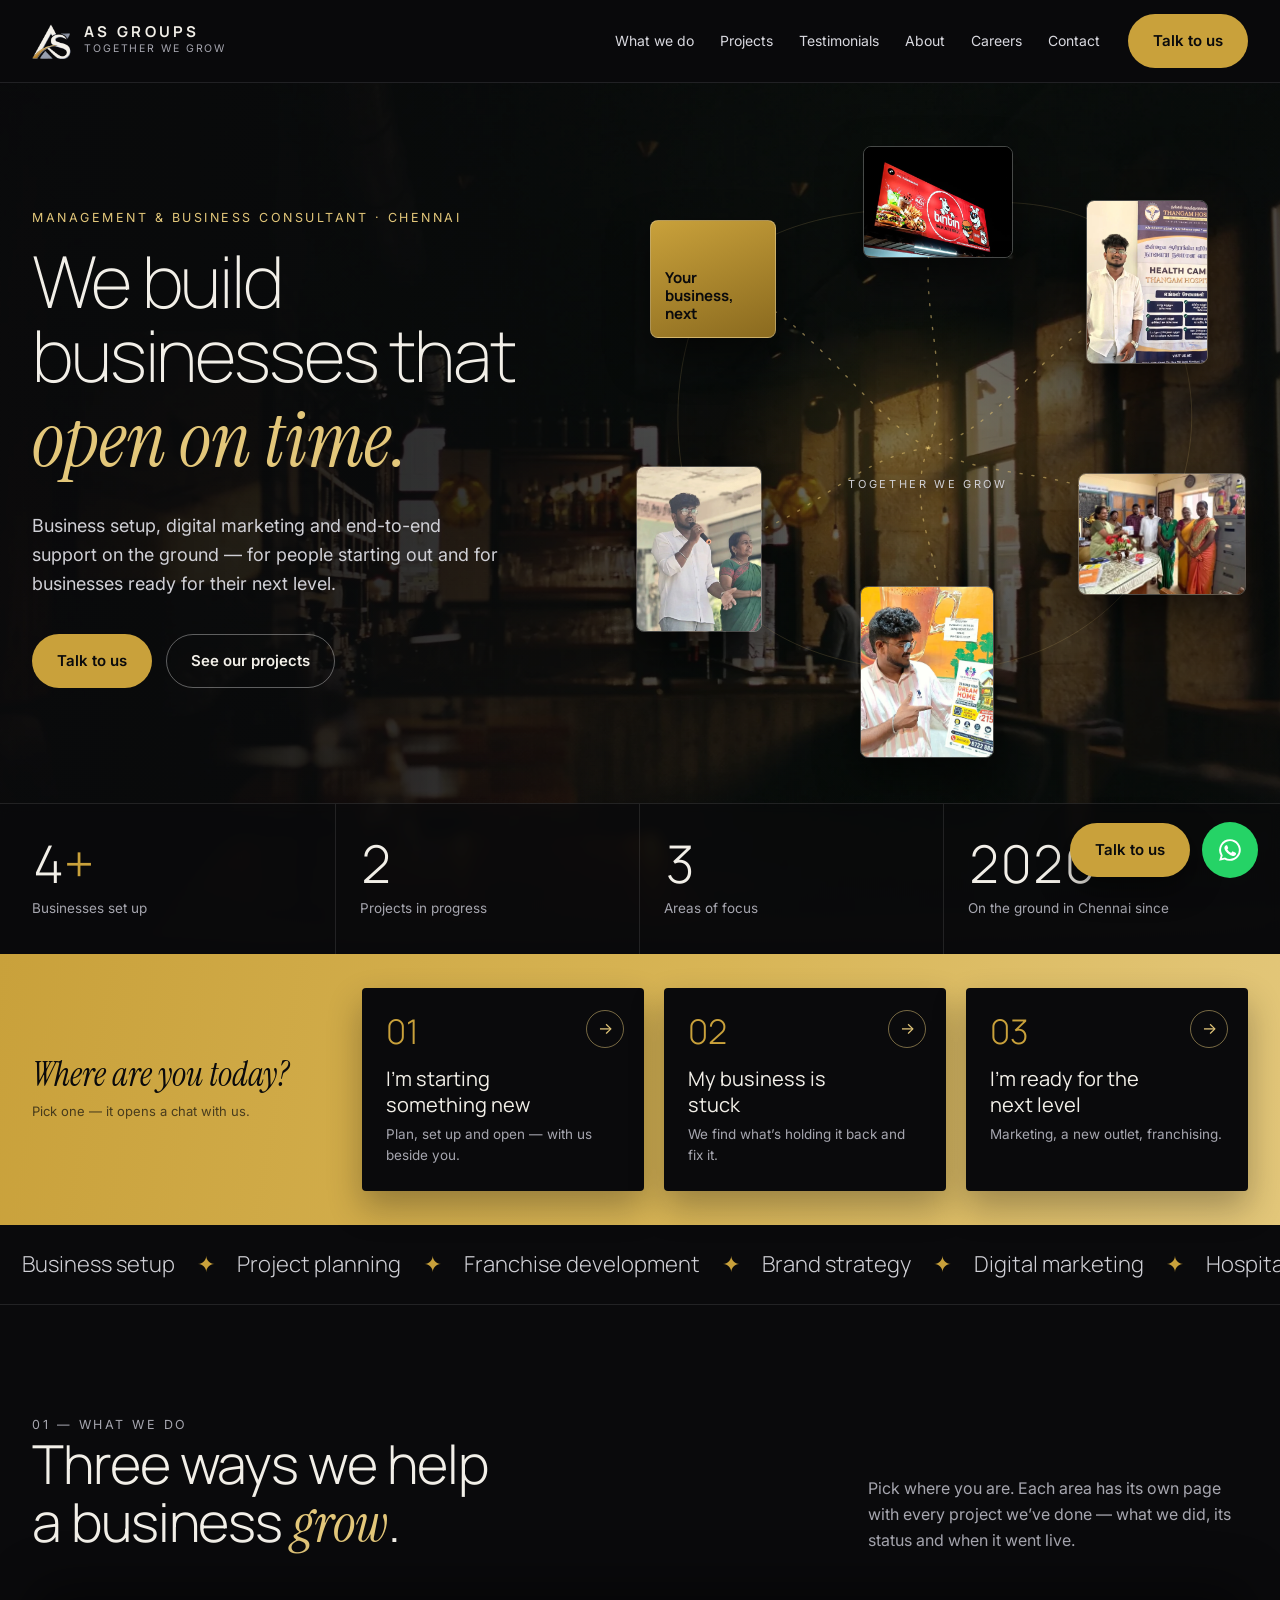
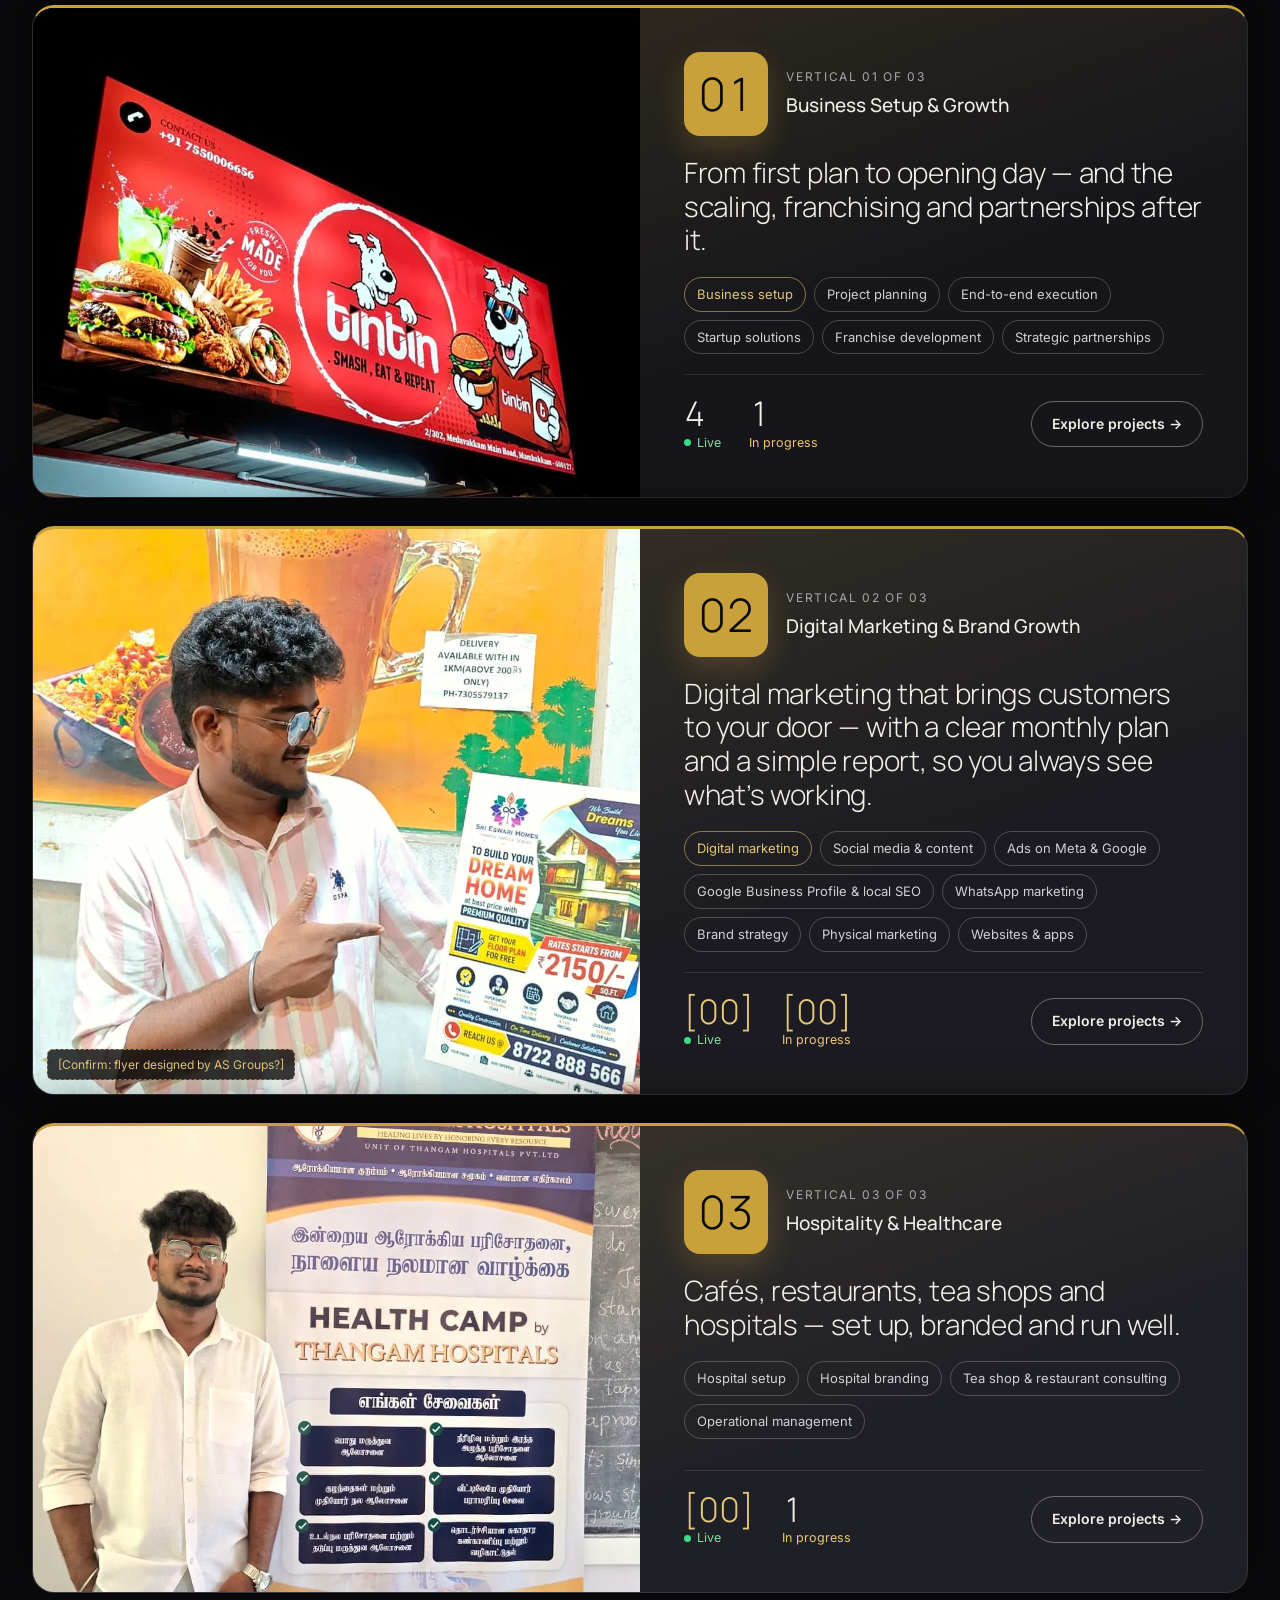
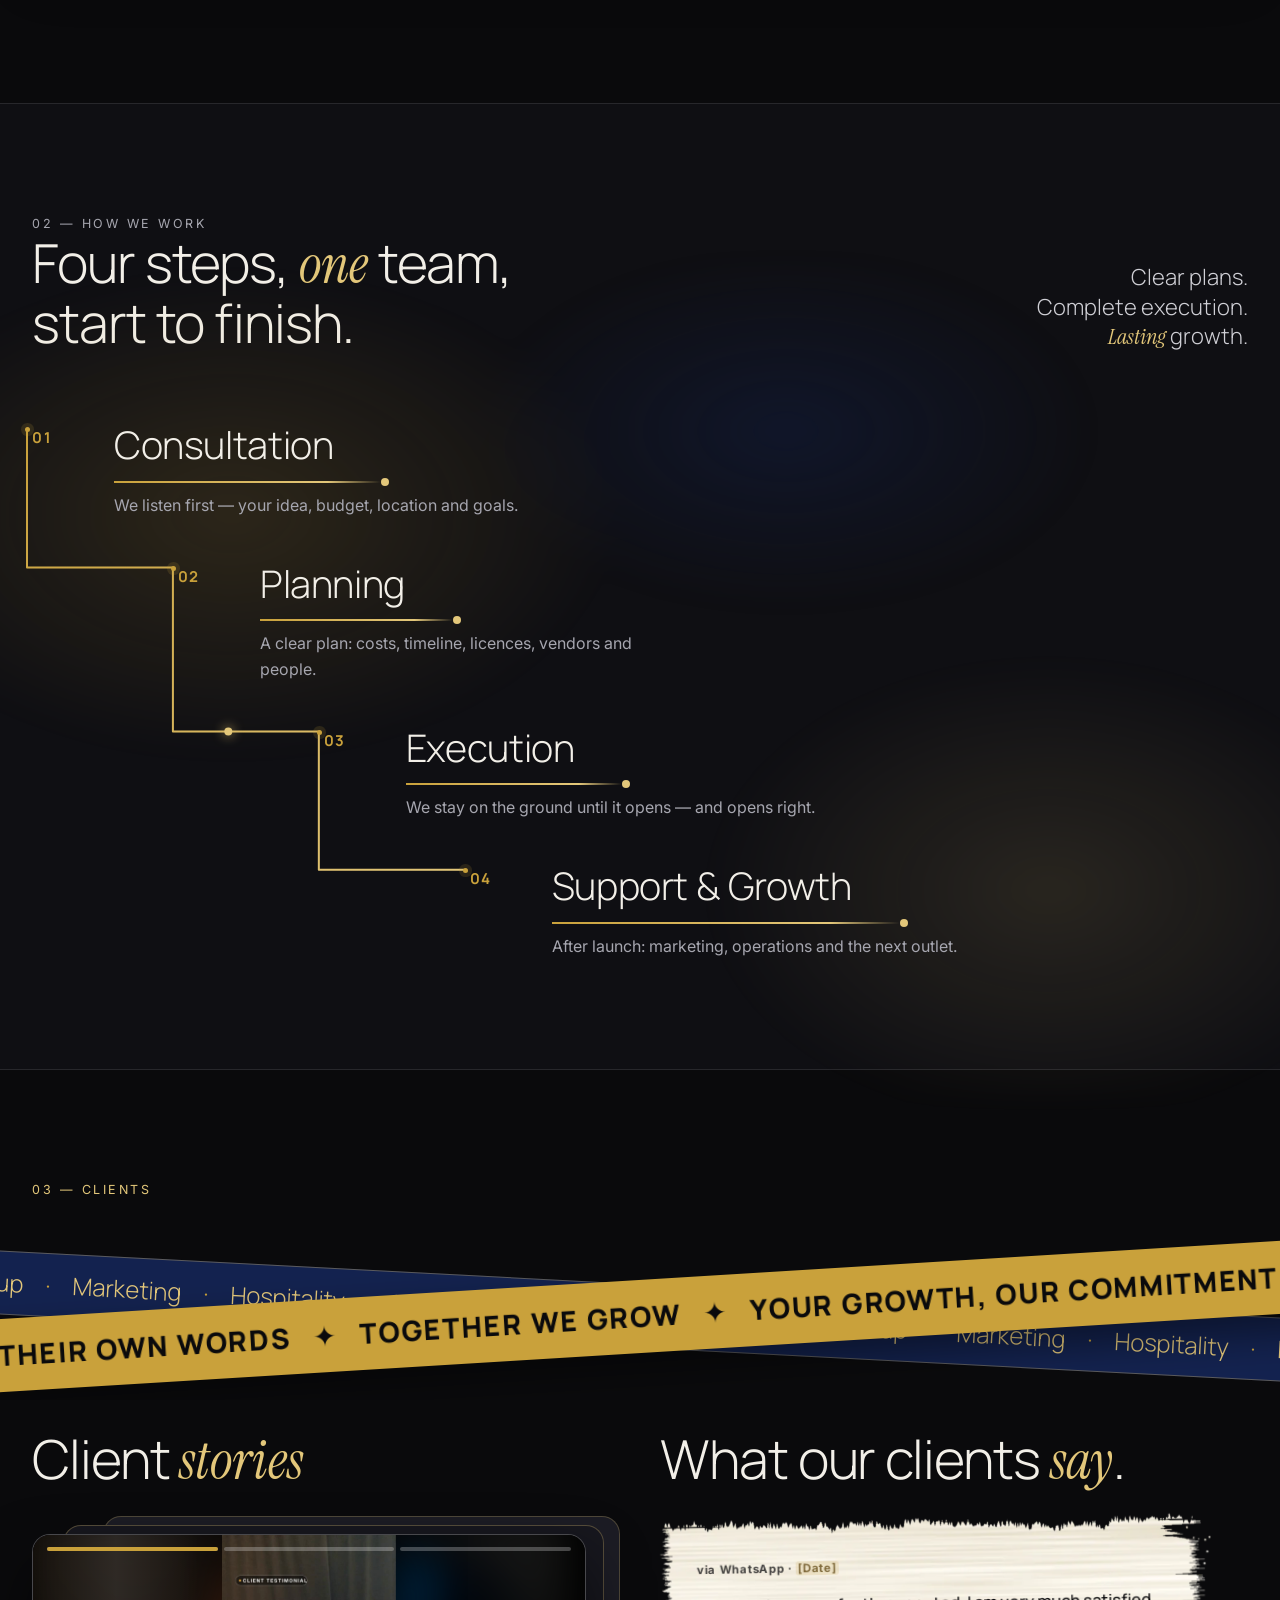
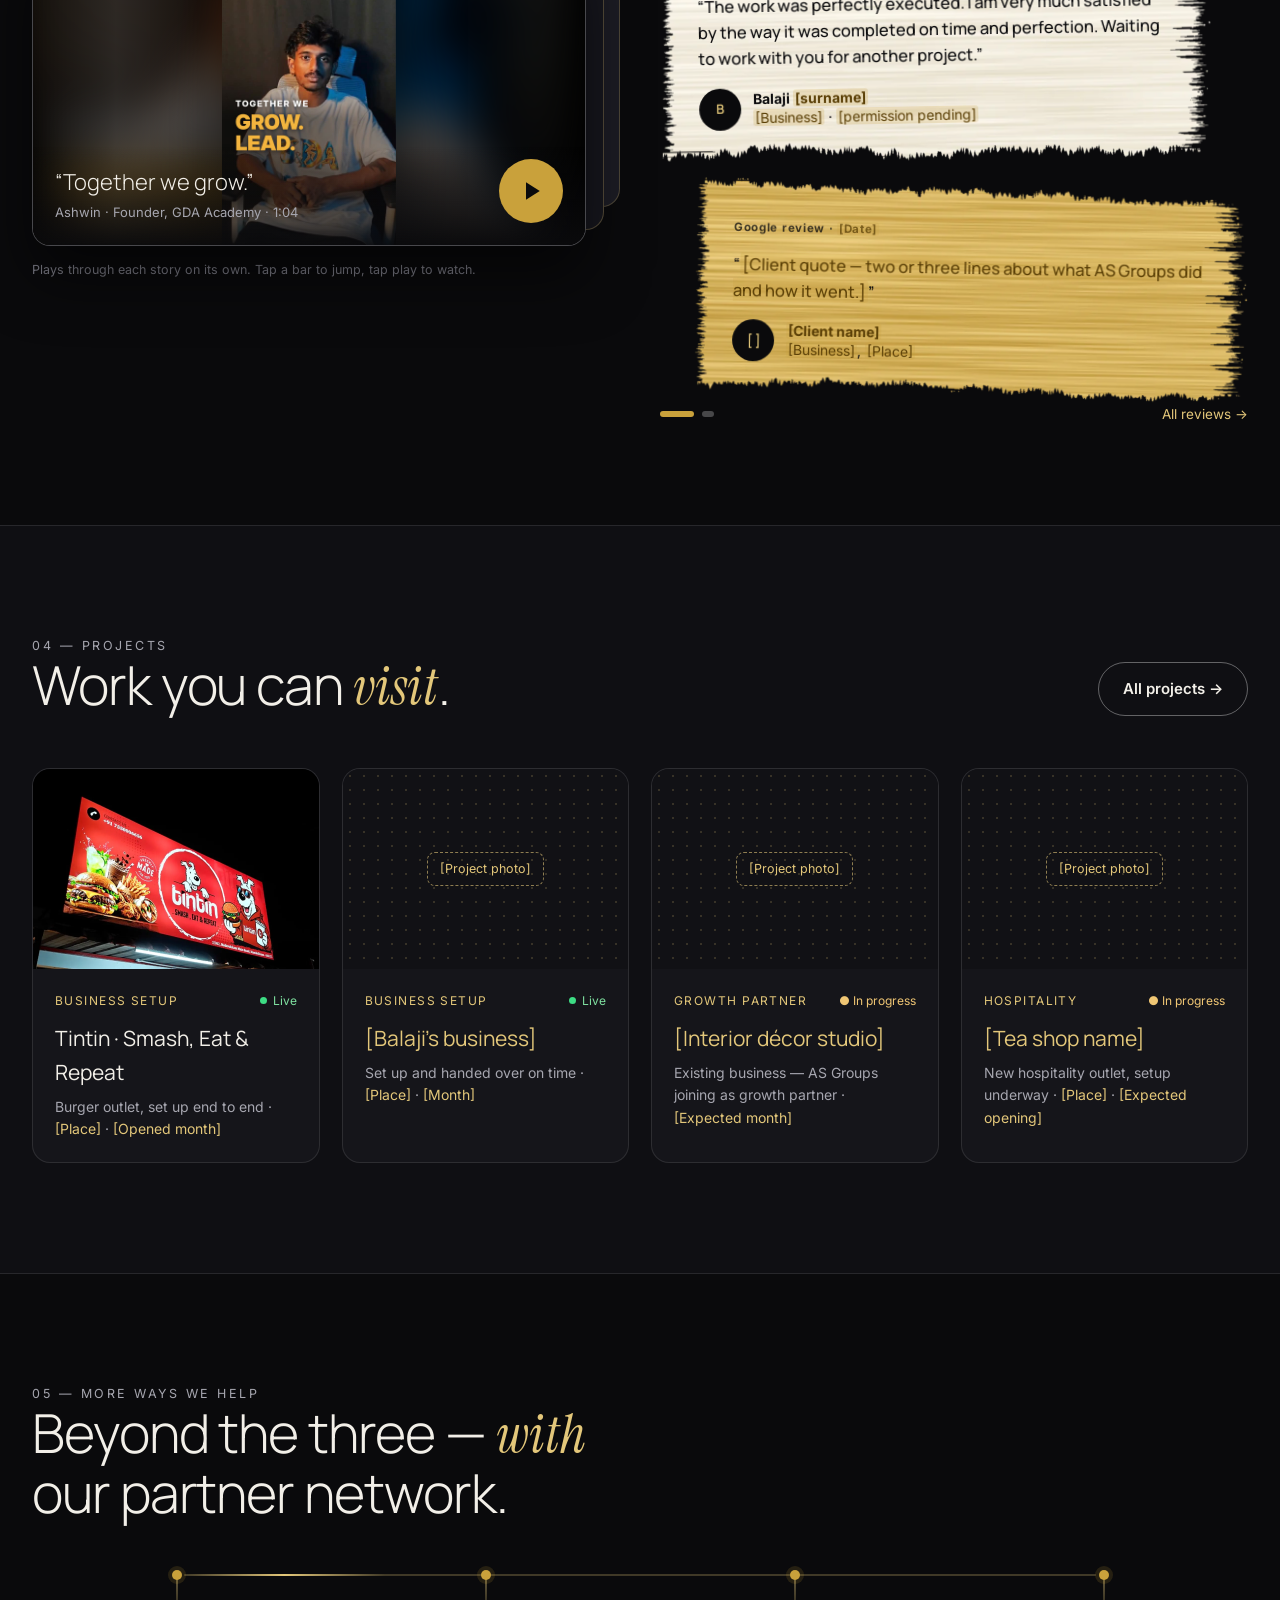
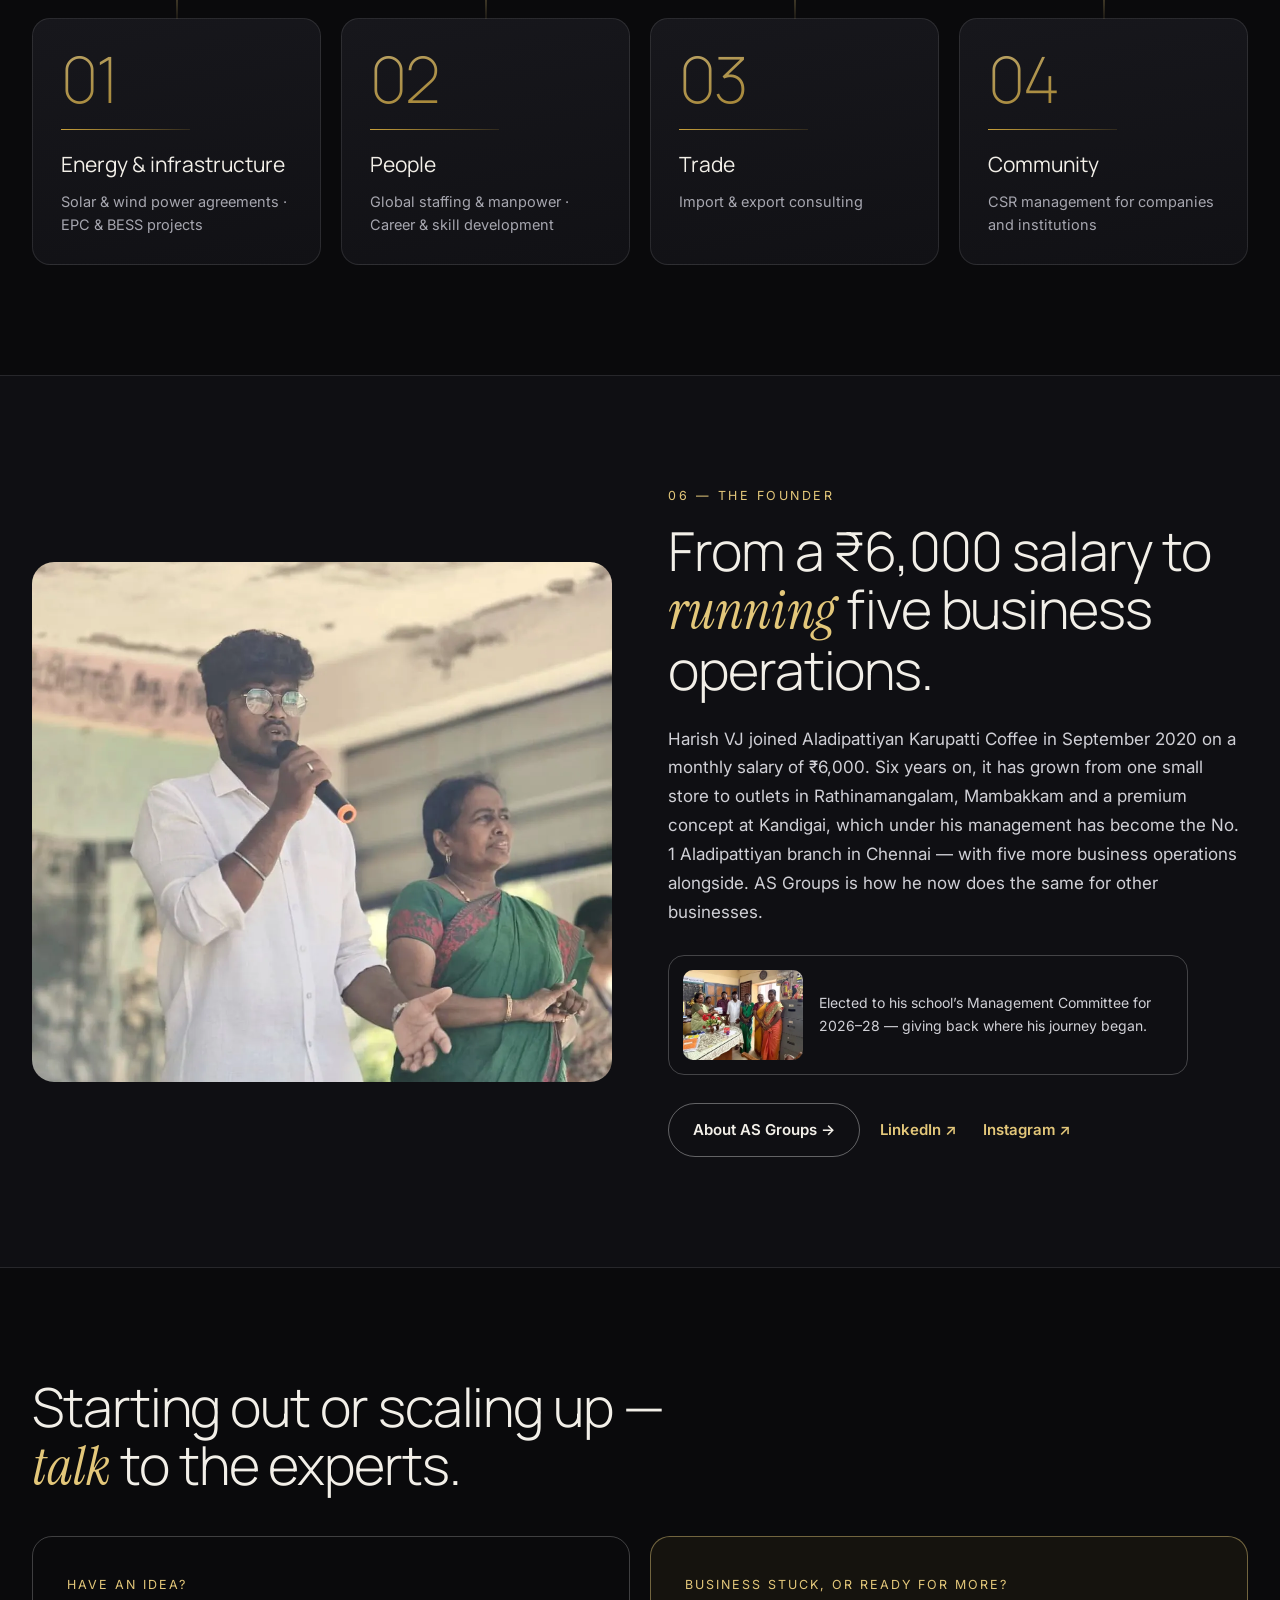
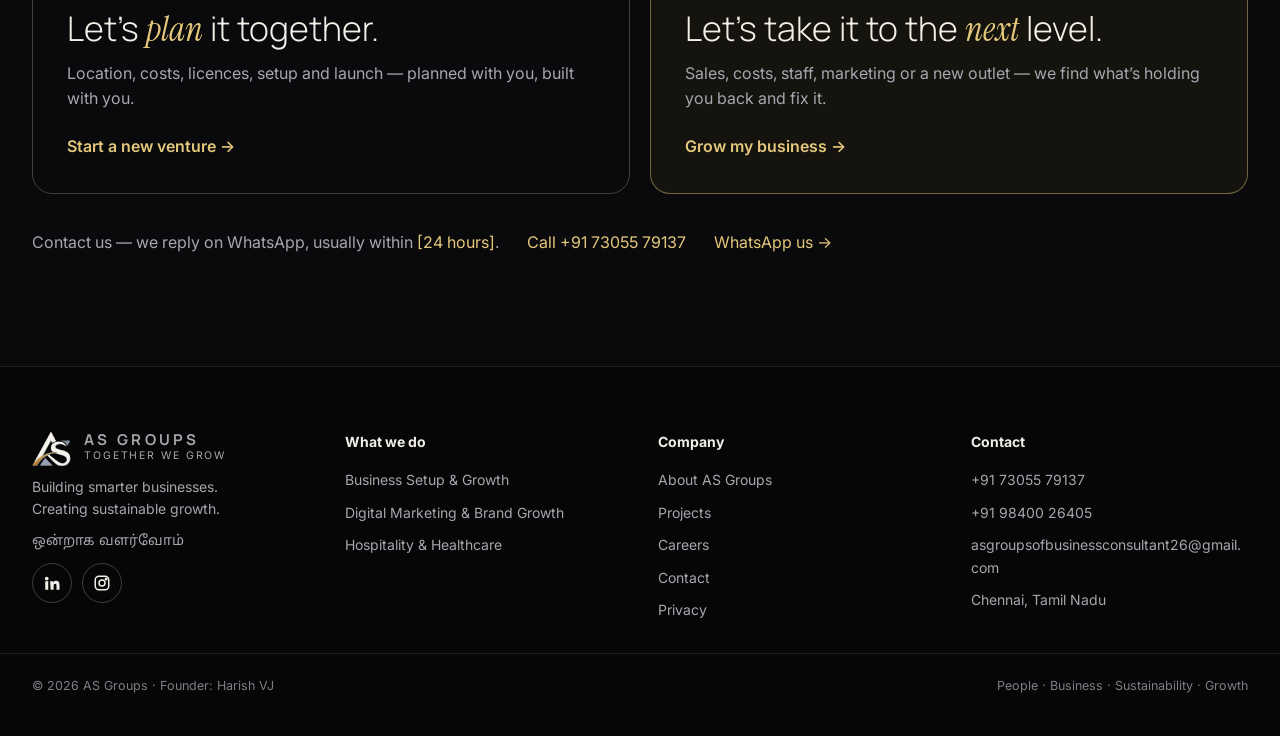
<file: index.html>
<!DOCTYPE html>
<html lang="en">
<head>
<meta charset="utf-8">
<meta name="viewport" content="width=device-width, initial-scale=1">
<title>AS Groups — Management & Business Consultant, Chennai</title>
<meta name="description" content="We build businesses that open on time, get noticed, run smoothly and keep growing. Business setup, digital marketing and end-to-end support in Chennai.">
<meta property="og:title" content="AS Groups — Together we grow">
<meta property="og:description" content="We build businesses that open on time, get noticed, run smoothly and keep growing. Business setup, digital marketing and end-to-end support in Chennai.">
<meta property="og:image" content="assets/img/hero-restaurant.webp">
<meta name="theme-color" content="#0A0A0C">
<link rel="icon" href="assets/img/favicon.png">
<link rel="preconnect" href="https://fonts.googleapis.com"><link rel="preconnect" href="https://fonts.gstatic.com" crossorigin>
<link href="https://fonts.googleapis.com/css2?family=Inter:wght@400;500;600&family=Manrope:wght@200;300;400;500;600;700;800&family=Instrument+Serif:ital@0;1&family=Noto+Sans+Tamil:wght@500&display=swap" rel="stylesheet">
<link rel="stylesheet" href="css/styles.css">
</head>
<body>
<a class="skip" href="#main">Skip to content</a>
<header id="site-header"></header>

<main id="main">

<!-- HERO (frozen design B2.2, C2 colours) -->
<section class="hero">
  <img class="hero-bg" src="assets/img/hero-restaurant.webp" alt="" fetchpriority="high">
  <div class="hero-shade" aria-hidden="true"></div>
  <div class="hero-fade" aria-hidden="true"></div>

  <div class="wrap hero-inner">
    <div class="hero-copy">
      <p class="eyebrow in">Management &amp; Business Consultant · Chennai</p>
      <h1 class="in d1">We build<br>businesses that
        <span class="roll" aria-hidden="true"><span class="roll-list"><span>open on time.</span><span>get noticed.</span><span>run smoothly.</span><span>keep growing.</span><span>open on time.</span></span></span>
        <span class="sr-only">open on time, get noticed, run smoothly and keep growing.</span></h1>
      <p class="hero-lead in d2">Business setup, digital marketing and end-to-end support on the ground — for people starting out and for businesses ready for their next level.</p>
      <div class="hero-ctas in d3">
        <button class="btn btn-gold" type="button" data-enquire>Talk to us</button>
        <a class="btn btn-ghost" href="projects.html">See our projects</a>
      </div>
    </div>

    <div class="cwrap"><div class="constellation" aria-hidden="true">
      <div class="sway">
        <svg viewBox="0 0 640 640" width="640" height="640" fill="none">
          <g stroke="rgba(227,199,122,.55)" stroke-width="1.4" stroke-linecap="round">
            <path class="flow" stroke-dasharray="2 10" d="M320 320 C 350 240, 300 170, 330 80"/>
            <path class="flow" stroke-dasharray="2 10" d="M320 320 C 400 300, 430 210, 545 160"/>
            <path class="flow" stroke-dasharray="2 10" d="M320 320 C 400 360, 470 330, 555 405"/>
            <path class="flow" stroke-dasharray="2 10" d="M320 320 C 290 400, 360 450, 320 540"/>
            <path class="flow" stroke-dasharray="2 10" d="M320 320 C 240 330, 200 400, 95 420"/>
            <path class="flow" stroke-dasharray="2 10" d="M320 320 C 250 280, 210 190, 105 150"/>
          </g>
          <path stroke="rgba(227,199,122,.16)" stroke-width="1" d="M330 80 C 440 60, 530 95, 545 160 C 600 250, 590 330, 555 405 C 520 490, 420 550, 320 540 C 220 545, 120 500, 95 420 C 60 330, 60 230, 105 150 C 160 90, 250 80, 330 80 Z"/>
        </svg>
        <div class="c-card f1 m1" style="left:255px;top:18px"><div class="card" style="width:150px;height:112px"><img src="assets/img/tintin.webp" alt="" style="object-position:60% 50%"></div></div>
        <div class="c-card f2 m2" style="left:478px;top:72px"><div class="card" style="width:122px;height:164px"><img src="assets/img/healthcamp.webp" alt="" style="object-position:30% 30%"></div></div>
        <div class="c-card f3 hide-sm" style="left:470px;top:345px"><div class="card" style="width:168px;height:122px"><img src="assets/img/smc.webp" alt="" style="object-position:45% 40%"></div></div>
        <div class="c-card f1 slow m3" style="left:252px;top:458px"><div class="card" style="width:134px;height:172px"><img src="assets/img/flyer.webp" alt="" style="object-position:60% 45%"></div></div>
        <div class="c-card f2 slow hide-sm" style="left:28px;top:338px"><div class="card" style="width:126px;height:166px"><img src="assets/img/speaking.webp" alt="" style="object-position:40% 25%"></div></div>
        <div class="c-card f3 slow hide-sm" style="left:42px;top:92px"><div class="card c-gold" style="width:126px;height:118px">Your business, next</div></div>
      </div>
      <div class="hub">
        <div class="halo"></div>
        <div class="hub-words"><span class="w1">People</span><span class="w2">Business</span><span class="w3">Sustainability</span><span class="w4">Growth</span></div>
        <small>TOGETHER WE GROW</small>
      </div>
    </div></div>
  </div>

  <!-- Numbers sit in the hero (decided 11 Nov) -->
  <div class="numbers hero-numbers" data-render="numbers"></div>
</section>

<!-- WHERE ARE YOU TODAY? (directly under the hero) -->
<section class="chooser" aria-labelledby="chooser-title">
  <div class="wrap grid">
    <div class="chooser-title">
      <h2 id="chooser-title" class="serif" style="margin:0">Where are you today?</h2>
      <span class="muted" style="font-size:13px;display:block;margin-top:8px">Pick one — it opens a chat with us.</span>
      <span class="swipe-hint">Swipe <i>→</i></span>
    </div>
    <button class="door" type="button" data-enquire="Business setup"><span class="num">01</span><span class="t">I’m starting something new <span class="arr">→</span></span><span class="s">Plan, set up and open — with us beside you.</span></button>
    <button class="door" type="button" data-enquire="General enquiry"><span class="num">02</span><span class="t">My business is stuck <span class="arr">→</span></span><span class="s">We find what’s holding it back and fix it.</span></button>
    <button class="door" type="button" data-enquire="Franchise or partnership"><span class="num">03</span><span class="t">I’m ready for the next level <span class="arr">→</span></span><span class="s">Marketing, a new outlet, franchising.</span></button>
  </div>
</section>

<!-- SERVICES STRIP -->
<div class="strip" aria-hidden="true">
  <div class="track">
    <span>Business setup</span><i>✦</i><span>Project planning</span><i>✦</i><span>Franchise development</span><i>✦</i><span>Brand strategy</span><i>✦</i><span>Digital marketing</span><i>✦</i><span>Hospital setup</span><i>✦</i><span>Restaurant consulting</span><i>✦</i><span>Websites &amp; apps</span><i>✦</i><span>Import &amp; export</span><i>✦</i><span>Solar &amp; wind</span><i>✦</i><span>Global staffing</span><i>✦</i><span>CSR management</span><i>✦</i>
    <span>Business setup</span><i>✦</i><span>Project planning</span><i>✦</i><span>Franchise development</span><i>✦</i><span>Brand strategy</span><i>✦</i><span>Digital marketing</span><i>✦</i><span>Hospital setup</span><i>✦</i><span>Restaurant consulting</span><i>✦</i><span>Websites &amp; apps</span><i>✦</i><span>Import &amp; export</span><i>✦</i><span>Solar &amp; wind</span><i>✦</i><span>Global staffing</span><i>✦</i><span>CSR management</span><i>✦</i>
  </div>
</div>

<!-- 01 WHAT WE DO -->
<section class="section" id="what-we-do">
  <div class="wrap">
    <div class="section-head reveal">
      <div><p class="eyebrow">01 — What we do</p><h2 class="h2">Three ways we help<br>a business <span class="serif">grow</span>.</h2></div>
      <p>Pick where you are. Each area has its own page with every project we’ve done — what we did, its status and when it went live.</p>
    </div>
    <div class="stack" data-render="verticals"></div>
  </div>
</section>

<!-- 02 HOW WE WORK -->
<section class="section alt">
  <div class="wrap">
    <div class="section-head reveal"><div><p class="eyebrow">02 — How we work</p><h2 class="h2">Four steps, <span class="serif">one</span> team,<br>start to finish.</h2></div><p class="motto">Clear plans.<br>Complete execution.<br><span class="serif">Lasting</span> growth.</p></div>
    <div class="process-line"><i></i></div>
    <div class="steps">
      <div class="reveal"><b>01</b><h3>Consultation</h3><p>We listen first — your idea, budget, location and goals.</p></div>
      <div class="reveal d1"><b>02</b><h3>Planning</h3><p>A clear plan: costs, timeline, licences, vendors and people.</p></div>
      <div class="reveal d2"><b>03</b><h3>Execution</h3><p>We stay on the ground until it opens — and opens right.</p></div>
      <div class="reveal d3"><b>04</b><h3>Support &amp; Growth</h3><p>After launch: marketing, operations and the next outlet.</p></div>
    </div>
  </div>
</section>

<!-- 03 CLIENTS (frozen design T1.4) -->
<section class="section" id="clients" style="padding-bottom:0;scroll-margin-top:70px" aria-labelledby="clients-title">
  <div class="wrap"><p class="eyebrow">03 — Clients</p><h2 class="sr-only" id="clients-title">Client stories and reviews</h2></div>
  <div data-render="testimonials"></div>
</section>

<!-- 04 PROJECTS -->
<section class="section alt">
  <div class="wrap">
    <div class="section-head reveal"><div><p class="eyebrow">04 — Projects</p><h2 class="h2">Work you can <span class="serif">visit</span>.</h2></div><a class="btn btn-ghost" href="projects.html">All projects →</a></div>
    <div class="cards" data-render="projects"></div>
  </div>
</section>

<!-- 05 MORE WAYS WE HELP -->
<section class="section">
  <div class="wrap">
    <div class="section-head reveal"><div><p class="eyebrow">05 — More ways we help</p><h2 class="h2">Beyond the three — <span class="serif">with</span><br>our partner network.</h2></div></div>
    <div class="network">
      <div class="netbar" aria-hidden="true"><i></i></div>
      <div class="tiles">
        <div class="tile reveal" style="--i:0"><span class="tnum" aria-hidden="true">01</span><span class="trule" aria-hidden="true"></span><h3>Energy &amp; infrastructure</h3><p>Solar &amp; wind power agreements · EPC &amp; BESS projects</p></div>
        <div class="tile reveal d1" style="--i:1"><span class="tnum" aria-hidden="true">02</span><span class="trule" aria-hidden="true"></span><h3>People</h3><p>Global staffing &amp; manpower · Career &amp; skill development</p></div>
        <div class="tile reveal d2" style="--i:2"><span class="tnum" aria-hidden="true">03</span><span class="trule" aria-hidden="true"></span><h3>Trade</h3><p>Import &amp; export consulting</p></div>
        <div class="tile reveal d3" style="--i:3"><span class="tnum" aria-hidden="true">04</span><span class="trule" aria-hidden="true"></span><h3>Community</h3><p>CSR management for companies and institutions</p></div>
      </div>
    </div>
  </div>
</section>

<!-- 06 FOUNDER -->
<section class="section alt">
  <div class="wrap founder">
    <div class="founder-photo reveal"><img src="assets/img/speaking.webp" alt="Harish VJ, founder of AS Groups, speaking at an event" loading="lazy"></div>
    <div class="reveal d1">
      <p class="eyebrow">06 — The founder</p>
      <h2 class="h2">From a ₹6,000 salary to <span class="serif">running</span> five business operations.</h2>
      <p class="body">Harish VJ joined Aladipattiyan Karupatti Coffee in September 2020 on a monthly salary of ₹6,000. Six years on, it has grown from one small store to outlets in Rathinamangalam, Mambakkam and a premium concept at Kandigai, which under his management has become the No. 1 Aladipattiyan branch in Chennai — with five more business operations alongside. AS Groups is how he now does the same for other businesses.</p>
      <div class="smc"><img src="assets/img/smc.webp" alt="Harish at the School Management Committee" loading="lazy"><span>Elected to his school’s Management Committee for 2026–28 — giving back where his journey began.</span></div>
      <div class="hero-ctas" style="margin-top:28px">
        <a class="btn btn-ghost" href="about.html">About AS Groups →</a>
        <a class="social-btn" href="https://www.linkedin.com/in/harish-ambigadoss-538801385/" target="_blank" rel="noopener">LinkedIn</a>
        <a class="social-btn" href="https://www.instagram.com/vjharish._.8197/" target="_blank" rel="noopener">Instagram</a>
      </div>
    </div>
  </div>
</section>

<!-- CLOSING: TWO DOORS -->
<section class="section">
  <div class="wrap">
    <h2 class="h2 reveal" style="margin-bottom:40px">Starting out or scaling up —<br><span class="serif">talk</span> to the experts.</h2>
    <div class="doors">
      <button class="bigdoor reveal" type="button" data-enquire="Business setup"><span class="k">Have an idea?</span><span class="t">Let’s <span class="serif">plan</span> it together.</span><span class="d">Location, costs, licences, setup and launch — planned with you, built with you.</span><span class="go">Start a new venture →</span></button>
      <button class="bigdoor featured reveal d1" type="button" data-enquire="General enquiry"><span class="k">Business stuck, or ready for more?</span><span class="t">Let’s take it to the <span class="serif">next</span> level.</span><span class="d">Sales, costs, staff, marketing or a new outlet — we find what’s holding you back and fix it.</span><span class="go">Grow my business →</span></button>
    </div>
    <div class="contact-line"><span>Contact us — we reply on WhatsApp, usually within <span class="ph">[24 hours]</span>.</span><a href="tel:+917305579137">Call +91 73055 79137</a><a href="https://wa.me/917305579137" target="_blank" rel="noopener">WhatsApp us →</a></div>
  </div>
</section>

</main>

<footer id="site-footer"></footer>
<script src="js/content.js"></script>
<script src="js/main.js"></script>
</body>
</html>
</file>
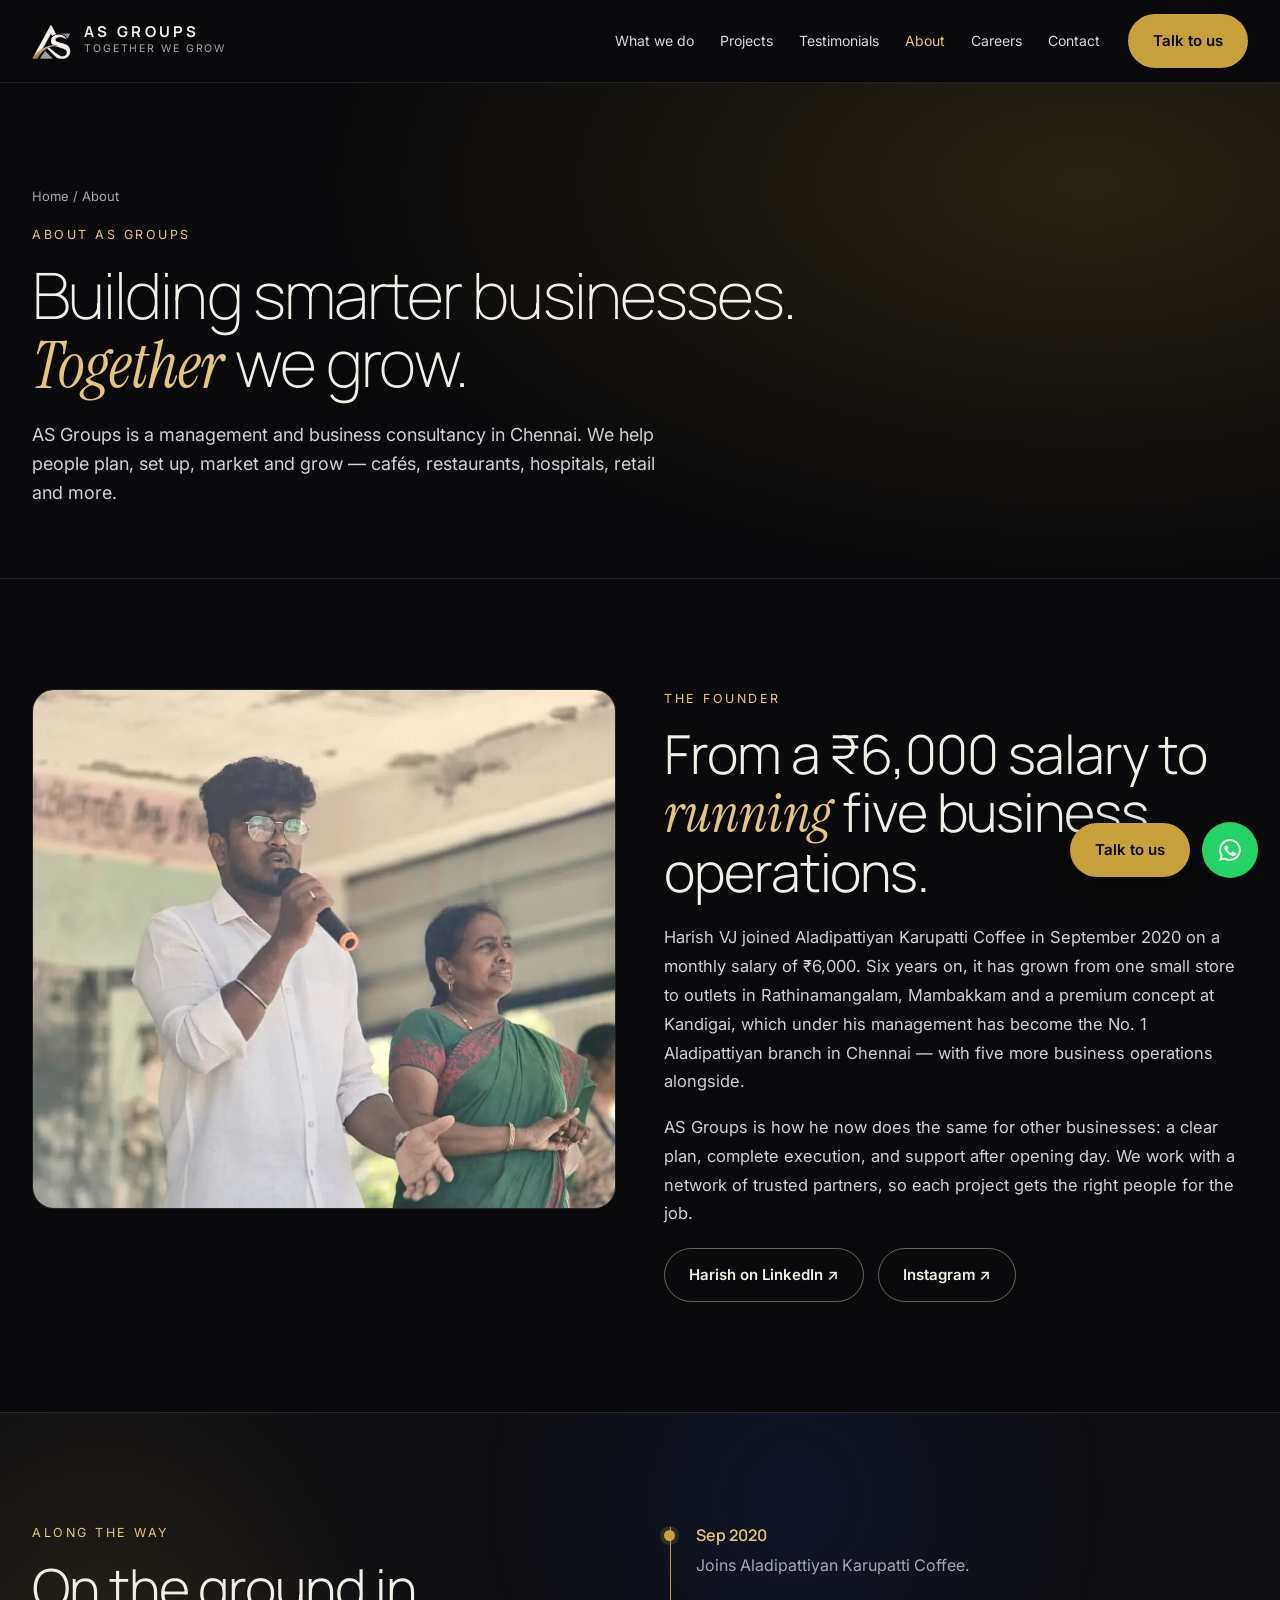
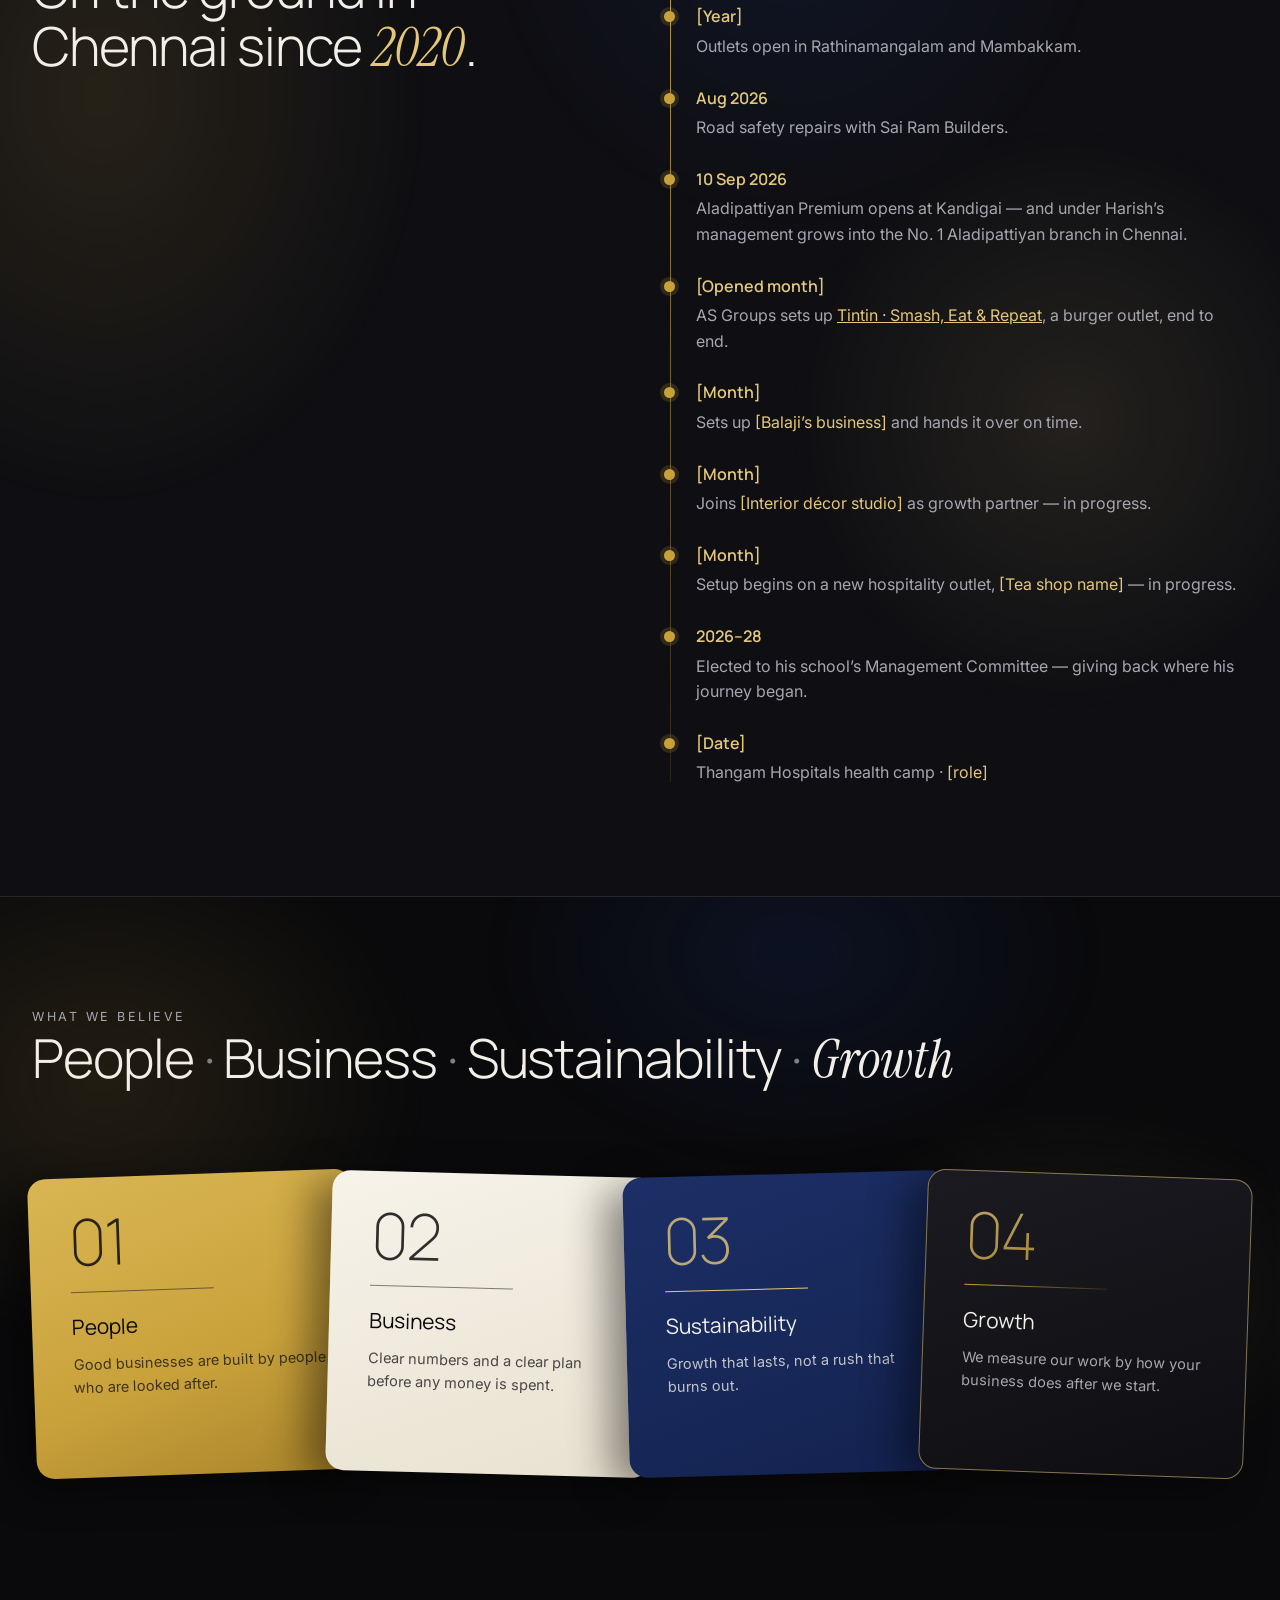
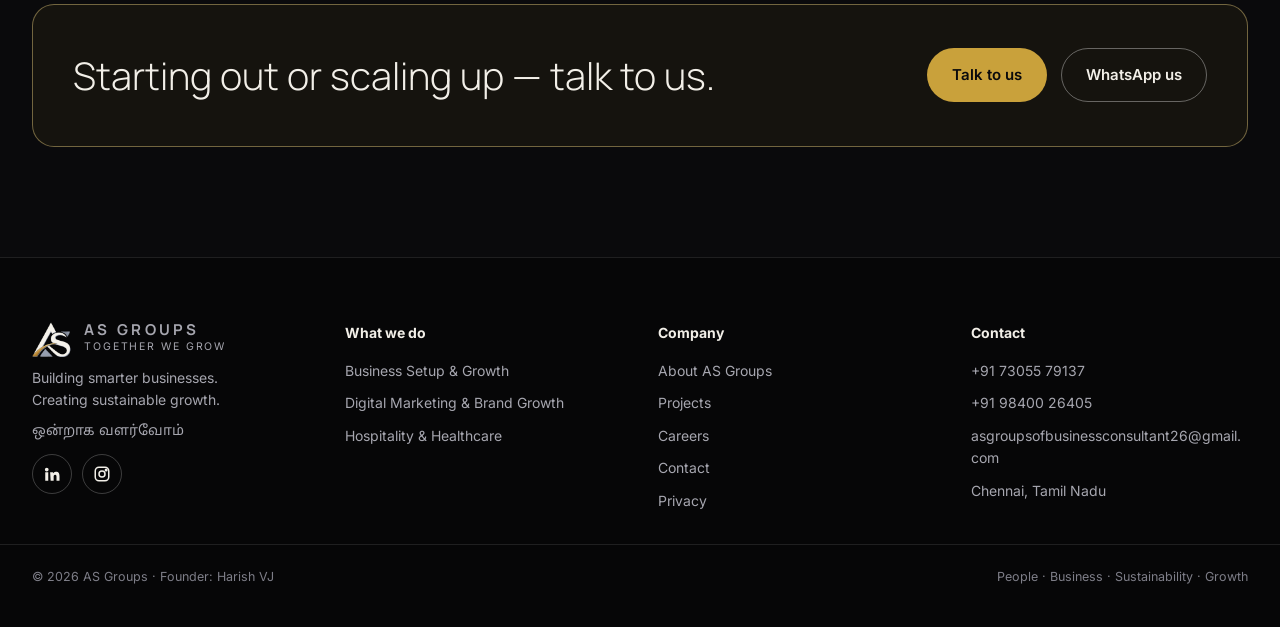
<file: about.html>
<!DOCTYPE html>
<html lang="en">
<head>
<meta charset="utf-8">
<meta name="viewport" content="width=device-width, initial-scale=1">
<title>About — AS Groups</title>
<meta name="description" content="About AS Groups — management and business consultants in Chennai, founded by Harish VJ.">
<meta name="theme-color" content="#0A0A0C">
<link rel="icon" href="assets/img/favicon.png">
<link rel="preconnect" href="https://fonts.googleapis.com"><link rel="preconnect" href="https://fonts.gstatic.com" crossorigin>
<link href="https://fonts.googleapis.com/css2?family=Inter:wght@400;500;600&family=Manrope:wght@200;300;400;500;600;700;800&family=Instrument+Serif:ital@0;1&family=Noto+Sans+Tamil:wght@500&display=swap" rel="stylesheet">
<link rel="stylesheet" href="css/styles.css">
</head>
<body>
<a class="skip" href="#main">Skip to content</a>
<header id="site-header"></header>
<main id="main">
<section class="page-hero">
  <div class="wrap">
    <p class="crumbs in"><a href="index.html">Home</a> / About</p>
    <p class="eyebrow in">About AS Groups</p>
    <h1 class="in d1">Building smarter businesses. <span class="serif">Together</span> we grow.</h1>
    <p class="lead in d2">AS Groups is a management and business consultancy in Chennai. We help people plan, set up, market and grow — cafés, restaurants, hospitals, retail and more.</p>
  </div>
</section>

<section class="section">
  <div class="wrap split">
    <div class="media-frame reveal" style="min-height:520px"><img src="assets/img/speaking.webp" alt="Harish VJ, founder of AS Groups, speaking at a community event" style="object-position:40% 30%"></div>
    <div class="reveal d1">
      <p class="eyebrow">The founder</p>
      <h2 class="h2">From a ₹6,000 salary to <span class="serif">running</span> five business operations.</h2>
      <div class="prose" style="margin-top:22px">
        <p>Harish VJ joined Aladipattiyan Karupatti Coffee in September 2020 on a monthly salary of ₹6,000. Six years on, it has grown from one small store to outlets in Rathinamangalam, Mambakkam and a premium concept at Kandigai, which under his management has become the No. 1 Aladipattiyan branch in Chennai — with five more business operations alongside.</p>
        <p>AS Groups is how he now does the same for other businesses: a clear plan, complete execution, and support after opening day. We work with a network of trusted partners, so each project gets the right people for the job.</p>
      </div>
      <div class="hero-ctas" style="margin-top:20px">
        <a class="btn btn-ghost" href="https://www.linkedin.com/in/harish-ambigadoss-538801385/" target="_blank" rel="noopener">Harish on LinkedIn ↗</a>
        <a class="btn btn-ghost" href="https://www.instagram.com/vjharish._.8197/" target="_blank" rel="noopener">Instagram ↗</a>
      </div>
    </div>
  </div>
</section>
<section class="section alt glowbg">
  <div class="wrap split">
    <div class="reveal"><p class="eyebrow">Along the way</p><h2 class="h2">On the ground in Chennai since <span class="serif">2020</span>.</h2></div>
    <div class="timeline reveal d1">
      <div style="--k:0"><b>Sep 2020</b><p>Joins Aladipattiyan Karupatti Coffee.</p></div>
      <div style="--k:1"><b>[Year]</b><p>Outlets open in Rathinamangalam and Mambakkam.</p></div>
      <div style="--k:2"><b>Aug 2026</b><p>Road safety repairs with Sai Ram Builders.</p></div>
      <div style="--k:3"><b>10 Sep 2026</b><p>Aladipattiyan Premium opens at Kandigai — and under Harish’s management grows into the No. 1 Aladipattiyan branch in Chennai.</p></div>
      <div style="--k:4"><b><span class="ph">[Opened month]</span></b><p>AS Groups sets up <a href="projects.html">Tintin · Smash, Eat &amp; Repeat</a>, a burger outlet, end to end.</p></div>
      <div style="--k:5"><b><span class="ph">[Month]</span></b><p>Sets up <span class="ph">[Balaji’s business]</span> and hands it over on time.</p></div>
      <div style="--k:6"><b><span class="ph">[Month]</span></b><p>Joins <span class="ph">[Interior décor studio]</span> as growth partner — in progress.</p></div>
      <div style="--k:7"><b><span class="ph">[Month]</span></b><p>Setup begins on a new hospitality outlet, <span class="ph">[Tea shop name]</span> — in progress.</p></div>
      <div style="--k:8"><b>2026–28</b><p>Elected to his school’s Management Committee — giving back where his journey began.</p></div>
      <div style="--k:9"><b>[Date]</b><p>Thangam Hospitals health camp · <span class="ph">[role]</span></p></div>
    </div>
  </div>
</section>
<section class="section glowbg values">
  <div class="wrap">
    <div class="section-head reveal"><div><p class="eyebrow">What we believe</p><h2 class="h2"><span class="vw" style="--i:0">People</span> <span class="dotsep">·</span> <span class="vw" style="--i:1">Business</span> <span class="dotsep">·</span> <span class="vw" style="--i:2">Sustainability</span> <span class="dotsep">·</span> <span class="vw" style="--i:3"><span class=serif>Growth</span></span></h2></div></div>
    <div class="fan"><div class="tile value reveal c1" style="--i:0"><span class="tnum" aria-hidden="true">01</span><span class="trule" aria-hidden="true"></span><h3>People</h3><p>Good businesses are built by people who are looked after.</p></div><div class="tile value reveal c2" style="--i:1"><span class="tnum" aria-hidden="true">02</span><span class="trule" aria-hidden="true"></span><h3>Business</h3><p>Clear numbers and a clear plan before any money is spent.</p></div><div class="tile value reveal c3" style="--i:2"><span class="tnum" aria-hidden="true">03</span><span class="trule" aria-hidden="true"></span><h3>Sustainability</h3><p>Growth that lasts, not a rush that burns out.</p></div><div class="tile value reveal c4" style="--i:3"><span class="tnum" aria-hidden="true">04</span><span class="trule" aria-hidden="true"></span><h3>Growth</h3><p>We measure our work by how your business does after we start.</p></div></div>
  </div>
</section>
<section class="section" style="padding-top:0">
  <div class="wrap"><div class="cta-band reveal"><h2>Starting out or scaling up — talk to us.</h2><div class="hero-ctas" style="margin:0"><button class="btn btn-gold" type="button" data-enquire="General enquiry">Talk to us</button><a class="btn btn-ghost" href="https://wa.me/917305579137" target="_blank" rel="noopener">WhatsApp us</a></div></div></div>
</section>

</main>
<footer id="site-footer"></footer>
<script src="js/content.js"></script>
<script src="js/main.js"></script>
</body>
</html>
</file>
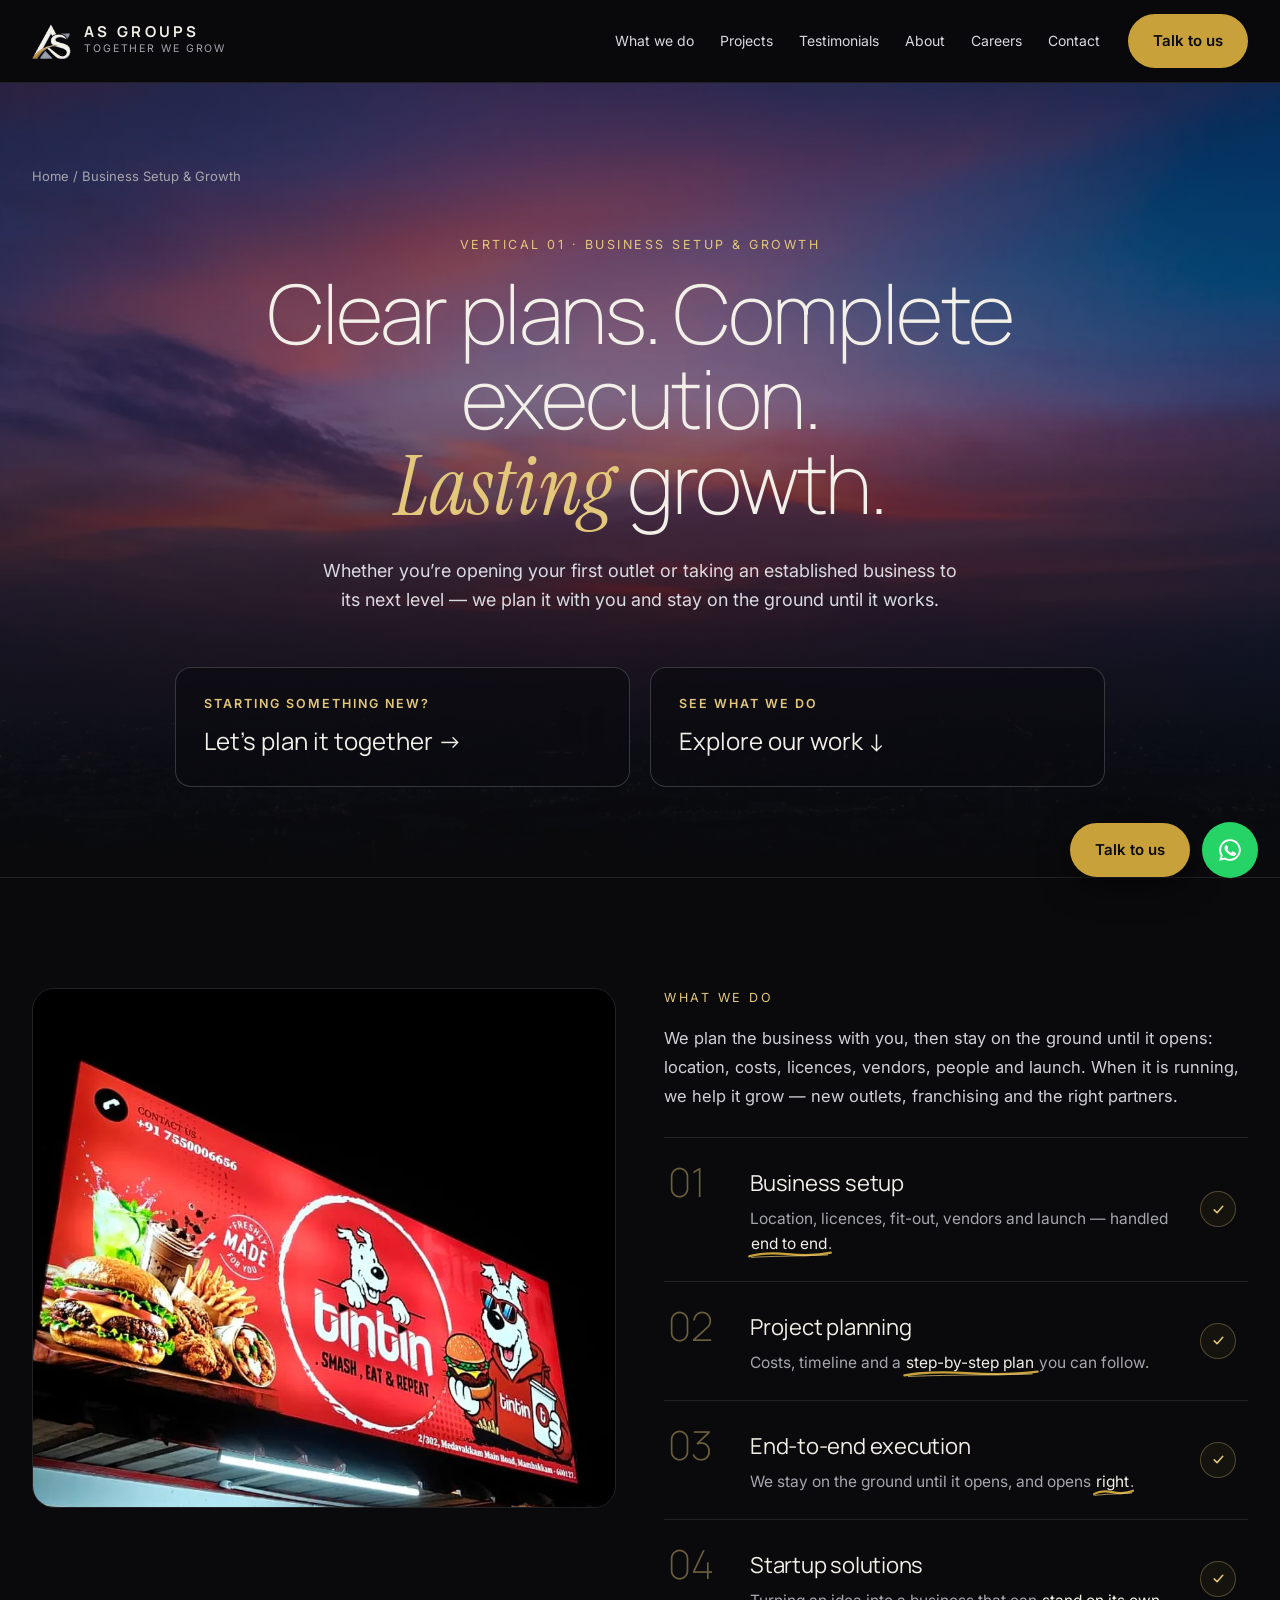
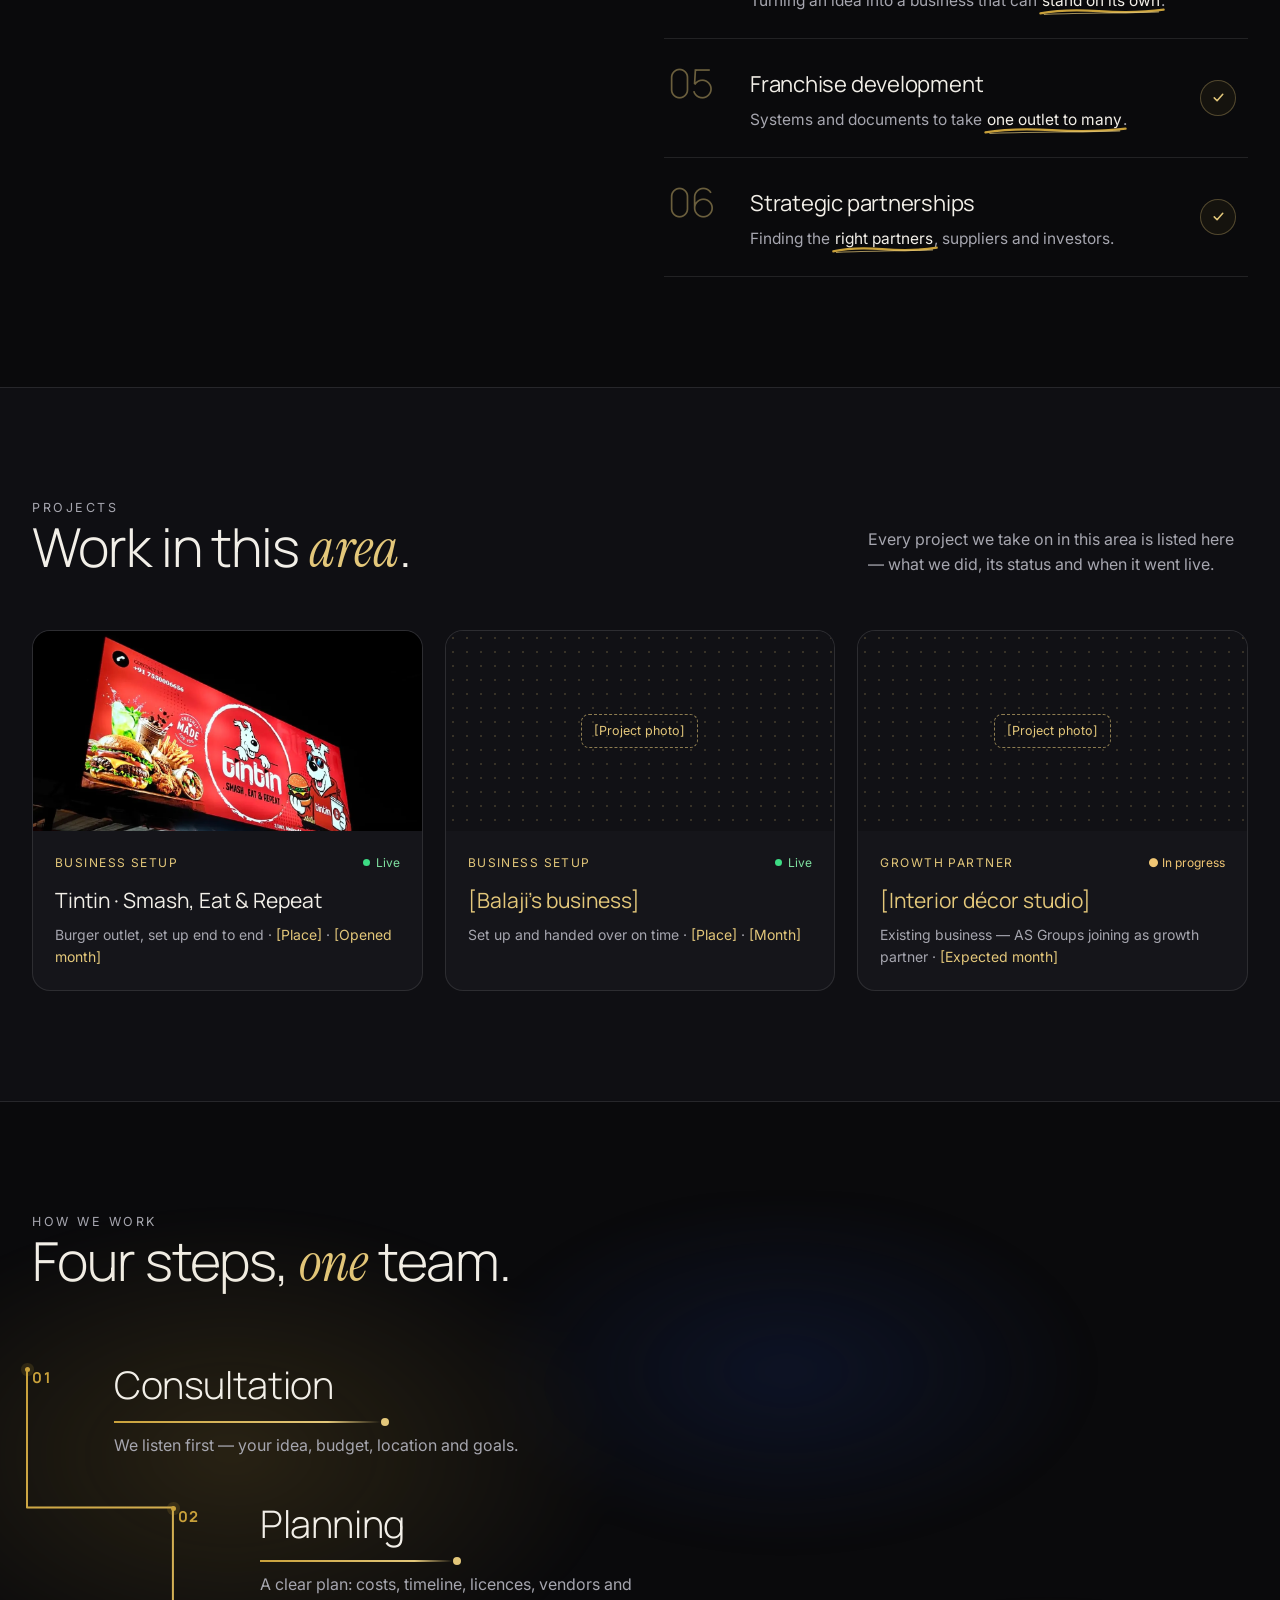
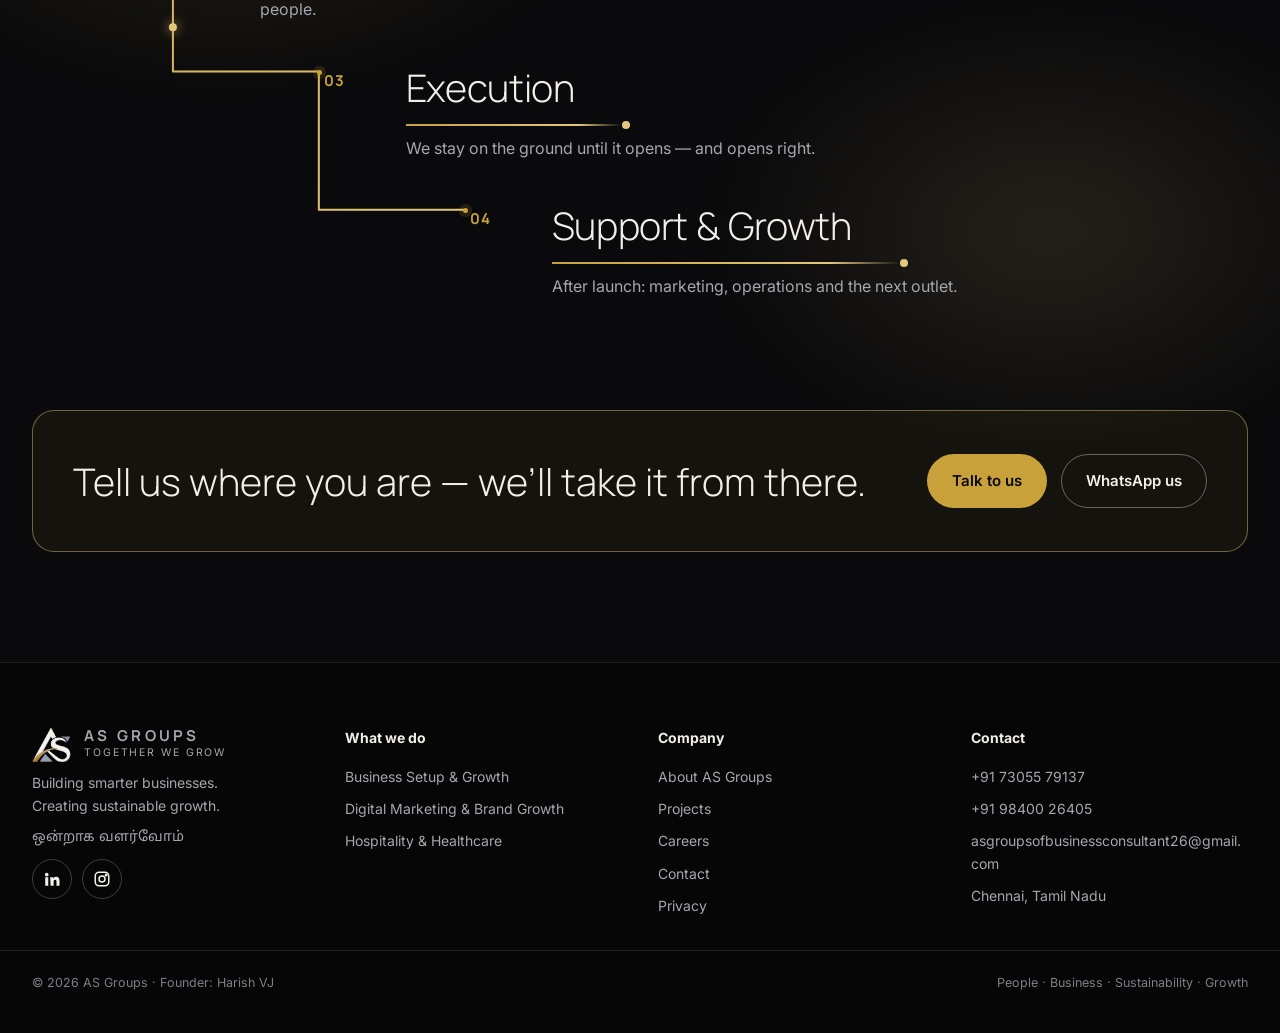
<file: business-setup.html>
<!DOCTYPE html>
<html lang="en">
<head>
<meta charset="utf-8">
<meta name="viewport" content="width=device-width, initial-scale=1">
<title>Business Setup & Growth — AS Groups</title>
<meta name="description" content="From first plan to opening day — business setup, project planning, franchising and partnerships in Chennai.">
<meta name="theme-color" content="#0A0A0C">
<link rel="icon" href="assets/img/favicon.png">
<link rel="preconnect" href="https://fonts.googleapis.com"><link rel="preconnect" href="https://fonts.gstatic.com" crossorigin>
<link href="https://fonts.googleapis.com/css2?family=Inter:wght@400;500;600&family=Manrope:wght@200;300;400;500;600;700;800&family=Instrument+Serif:ital@0;1&family=Noto+Sans+Tamil:wght@500&display=swap" rel="stylesheet">
<link rel="stylesheet" href="css/styles.css">
</head>
<body>
<a class="skip" href="#main">Skip to content</a>
<header id="site-header"></header>
<main id="main">
<section class="sky-hero">
  <img class="sky-bg" src="assets/img/sky-dusk.webp" alt="" fetchpriority="high">
  <div class="sky-shade" aria-hidden="true"></div>
  <div class="wrap sky-inner">
    <p class="crumbs in"><a href="index.html">Home</a> / Business Setup &amp; Growth</p>
    <p class="eyebrow in">Vertical 01 · Business Setup &amp; Growth</p>
    <h1 class="in d1">Clear plans. Complete execution.<br><span class="serif">Lasting</span> growth.</h1>
    <p class="lead in d2">Whether you’re opening your first outlet or taking an established business to its next level — we plan it with you and stay on the ground until it works.</p>
    <div class="sky-doors in d3">
      <button class="sky-door" type="button" data-enquire="Business setup"><span class="k">Starting something new?</span><span class="t">Let’s plan it together <span class="arr">→</span></span></button>
      <a class="sky-door" href="#our-work"><span class="k">See what we do</span><span class="t">Explore our work <span class="arr">↓</span></span></a>
    </div>
  </div>
</section>

<section class="section" id="our-work" style="scroll-margin-top:70px">
  <div class="wrap split">
    <div class="media-frame sticky-media reveal"><img src="assets/img/tintin.webp" alt="Tintin burger outlet, set up by AS Groups"></div>
    <div class="reveal d1"><p class="eyebrow">What we do</p><p class="prose" style="margin:0 0 26px">We plan the business with you, then stay on the ground until it opens: location, costs, licences, vendors, people and launch. When it is running, we help it grow — new outlets, franchising and the right partners.</p><ol class="ledger"><li class="led reveal" style="--i:0"><span class="led-n" aria-hidden="true">01</span><div class="led-b"><h3>Business setup</h3><p>Location, licences, fit-out, vendors and launch — handled <mark class="kw">end to end</mark>.</p></div><span class="led-a" aria-hidden="true"><svg viewBox="0 0 24 24"><path d="M6 12.5l4 4 8-9"/></svg></span></li><li class="led reveal" style="--i:1"><span class="led-n" aria-hidden="true">02</span><div class="led-b"><h3>Project planning</h3><p>Costs, timeline and a <mark class="kw">step-by-step plan</mark> you can follow.</p></div><span class="led-a" aria-hidden="true"><svg viewBox="0 0 24 24"><path d="M6 12.5l4 4 8-9"/></svg></span></li><li class="led reveal" style="--i:2"><span class="led-n" aria-hidden="true">03</span><div class="led-b"><h3>End-to-end execution</h3><p>We stay on the ground until it opens, and opens <mark class="kw">right</mark>.</p></div><span class="led-a" aria-hidden="true"><svg viewBox="0 0 24 24"><path d="M6 12.5l4 4 8-9"/></svg></span></li><li class="led reveal" style="--i:3"><span class="led-n" aria-hidden="true">04</span><div class="led-b"><h3>Startup solutions</h3><p>Turning an idea into a business that can <mark class="kw">stand on its own</mark>.</p></div><span class="led-a" aria-hidden="true"><svg viewBox="0 0 24 24"><path d="M6 12.5l4 4 8-9"/></svg></span></li><li class="led reveal" style="--i:4"><span class="led-n" aria-hidden="true">05</span><div class="led-b"><h3>Franchise development</h3><p>Systems and documents to take <mark class="kw">one outlet to many</mark>.</p></div><span class="led-a" aria-hidden="true"><svg viewBox="0 0 24 24"><path d="M6 12.5l4 4 8-9"/></svg></span></li><li class="led reveal" style="--i:5"><span class="led-n" aria-hidden="true">06</span><div class="led-b"><h3>Strategic partnerships</h3><p>Finding the <mark class="kw">right partners</mark>, suppliers and investors.</p></div><span class="led-a" aria-hidden="true"><svg viewBox="0 0 24 24"><path d="M6 12.5l4 4 8-9"/></svg></span></li></ol></div>
  </div>
</section>
<section class="section alt">
  <div class="wrap">
    <div class="section-head reveal"><div><p class="eyebrow">Projects</p><h2 class="h2">Work in this <span class="serif">area</span>.</h2></div><p>Every project we take on in this area is listed here — what we did, its status and when it went live.</p></div>
    <div class="cards" data-render="projects" data-vertical="setup"></div>
  </div>
</section>
<section class="section">
  <div class="wrap">
    <div class="section-head reveal"><div><p class="eyebrow">How we work</p><h2 class="h2">Four steps, <span class="serif">one</span> team.</h2></div></div>
    <div class="process-line"><i></i></div>
    <div class="steps">
      <div class="reveal"><b>01</b><h3>Consultation</h3><p>We listen first — your idea, budget, location and goals.</p></div>
      <div class="reveal d1"><b>02</b><h3>Planning</h3><p>A clear plan: costs, timeline, licences, vendors and people.</p></div>
      <div class="reveal d2"><b>03</b><h3>Execution</h3><p>We stay on the ground until it opens — and opens right.</p></div>
      <div class="reveal d3"><b>04</b><h3>Support &amp; Growth</h3><p>After launch: marketing, operations and the next outlet.</p></div>
    </div>
  </div>
</section>
<section class="section" style="padding-top:0">
  <div class="wrap"><div class="cta-band reveal"><h2>Tell us where you are — we’ll take it from there.</h2><div class="hero-ctas" style="margin:0"><button class="btn btn-gold" type="button" data-enquire="Business setup">Talk to us</button><a class="btn btn-ghost" href="https://wa.me/917305579137" target="_blank" rel="noopener">WhatsApp us</a></div></div></div>
</section>

</main>
<footer id="site-footer"></footer>
<script src="js/content.js"></script>
<script src="js/main.js"></script>
</body>
</html>
</file>
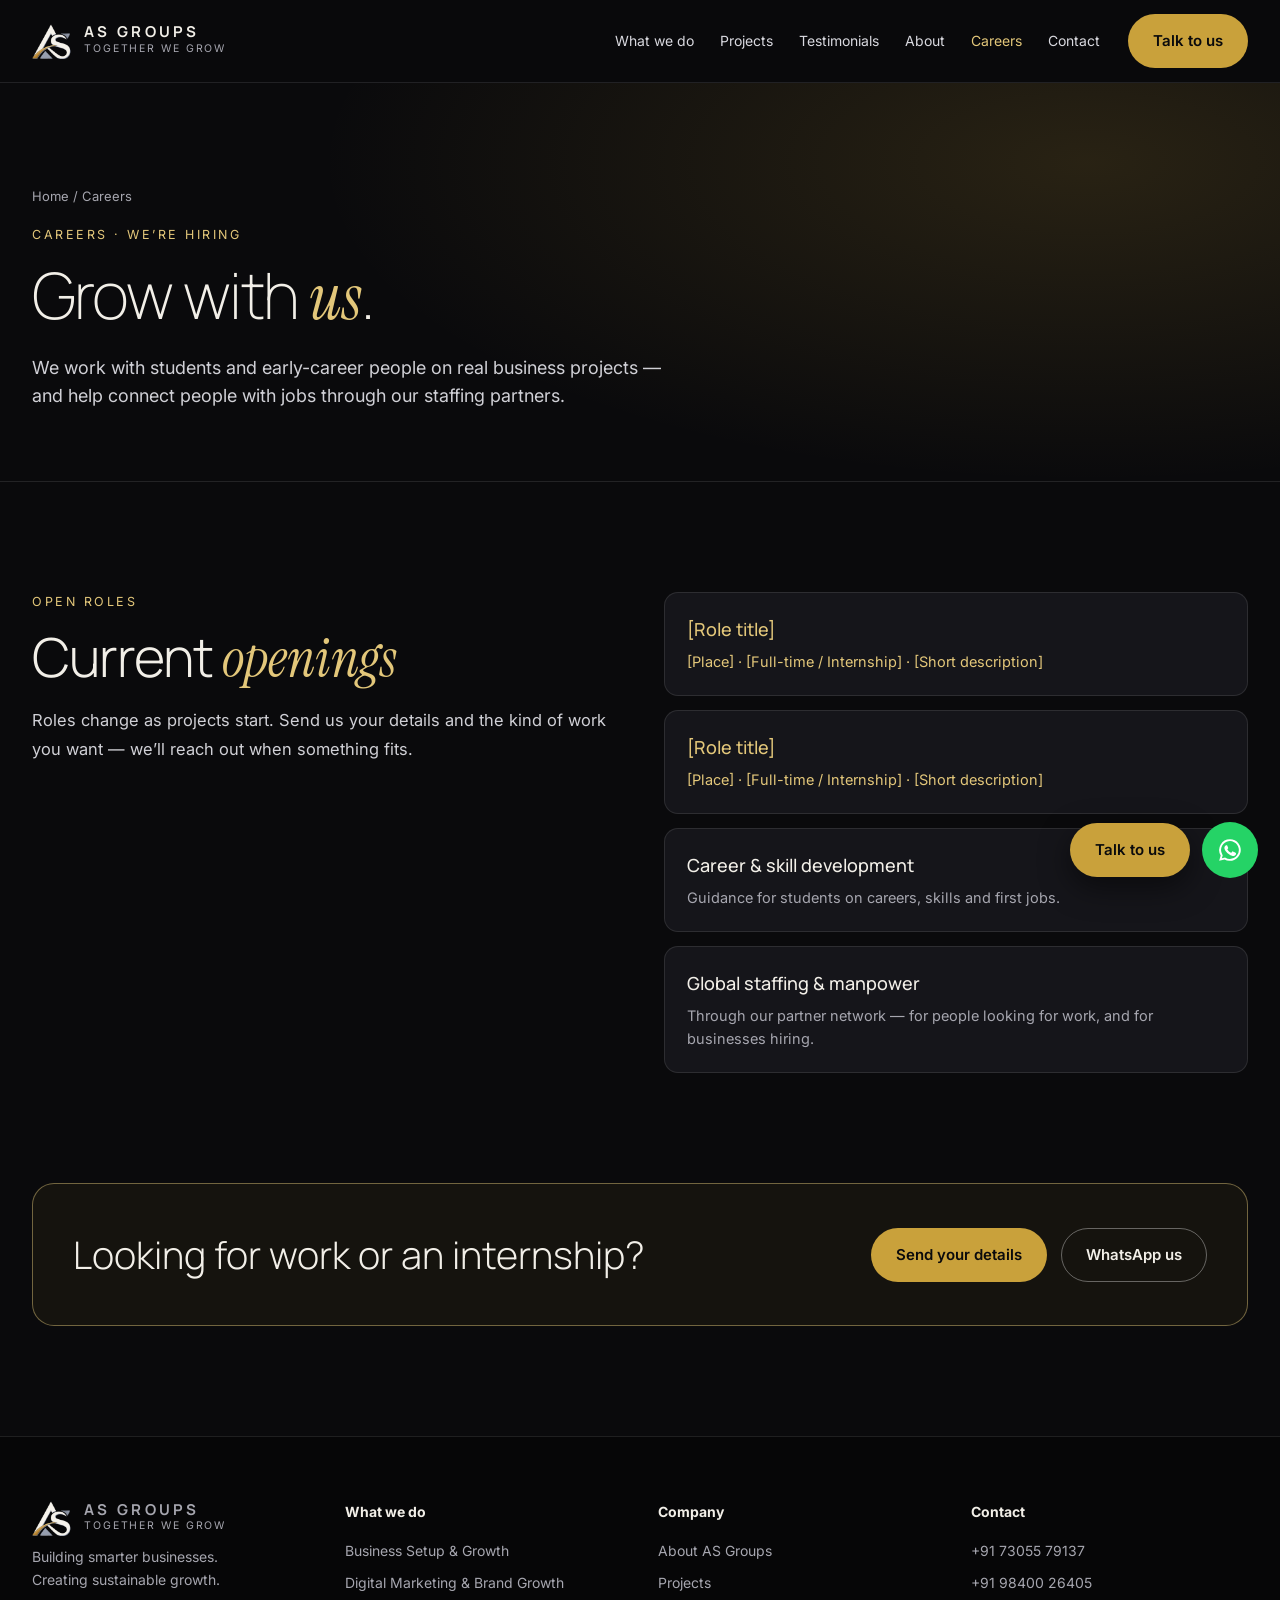
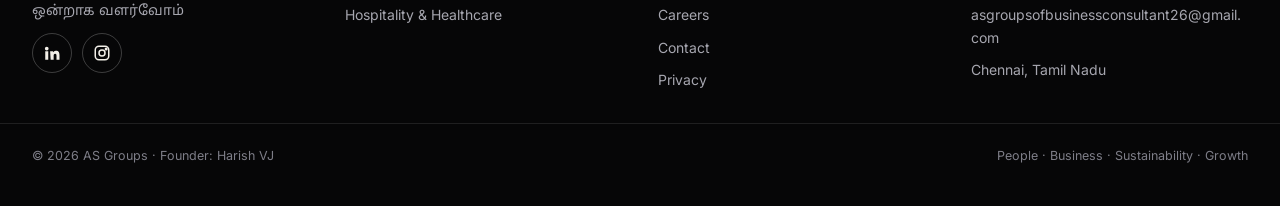
<file: careers.html>
<!DOCTYPE html>
<html lang="en">
<head>
<meta charset="utf-8">
<meta name="viewport" content="width=device-width, initial-scale=1">
<title>Careers — AS Groups</title>
<meta name="description" content="Careers, internships and skill development with AS Groups in Chennai.">
<meta name="theme-color" content="#0A0A0C">
<link rel="icon" href="assets/img/favicon.png">
<link rel="preconnect" href="https://fonts.googleapis.com"><link rel="preconnect" href="https://fonts.gstatic.com" crossorigin>
<link href="https://fonts.googleapis.com/css2?family=Inter:wght@400;500;600&family=Manrope:wght@200;300;400;500;600;700;800&family=Instrument+Serif:ital@0;1&family=Noto+Sans+Tamil:wght@500&display=swap" rel="stylesheet">
<link rel="stylesheet" href="css/styles.css">
</head>
<body>
<a class="skip" href="#main">Skip to content</a>
<header id="site-header"></header>
<main id="main">
<section class="page-hero">
  <div class="wrap">
    <p class="crumbs in"><a href="index.html">Home</a> / Careers</p>
    <p class="eyebrow in">Careers · we’re hiring</p>
    <h1 class="in d1">Grow with <span class="serif">us</span>.</h1>
    <p class="lead in d2">We work with students and early-career people on real business projects — and help connect people with jobs through our staffing partners.</p>
  </div>
</section>

<section class="section">
  <div class="wrap split">
    <div class="reveal">
      <p class="eyebrow">Open roles</p>
      <h2 class="h2">Current <span class="serif">openings</span></h2>
      <p class="prose" style="margin-top:18px">Roles change as projects start. Send us your details and the kind of work you want — we’ll reach out when something fits.</p>
    </div>
    <div class="svc-list reveal d1" style="grid-template-columns:1fr">
      <div class="svc"><h3><span class="ph">[Role title]</span></h3><p><span class="ph">[Place] · [Full-time / Internship] · [Short description]</span></p></div>
      <div class="svc"><h3><span class="ph">[Role title]</span></h3><p><span class="ph">[Place] · [Full-time / Internship] · [Short description]</span></p></div>
      <div class="svc"><h3>Career &amp; skill development</h3><p>Guidance for students on careers, skills and first jobs.</p></div>
      <div class="svc"><h3>Global staffing &amp; manpower</h3><p>Through our partner network — for people looking for work, and for businesses hiring.</p></div>
    </div>
  </div>
</section>
<section class="section" style="padding-top:0">
  <div class="wrap"><div class="cta-band reveal"><h2>Looking for work or an internship?</h2><div class="hero-ctas" style="margin:0"><button class="btn btn-gold" type="button" data-enquire="Jobs & careers (students)">Send your details</button><a class="btn btn-ghost" href="https://wa.me/917305579137" target="_blank" rel="noopener">WhatsApp us</a></div></div></div>
</section>

</main>
<footer id="site-footer"></footer>
<script src="js/content.js"></script>
<script src="js/main.js"></script>
</body>
</html>
</file>
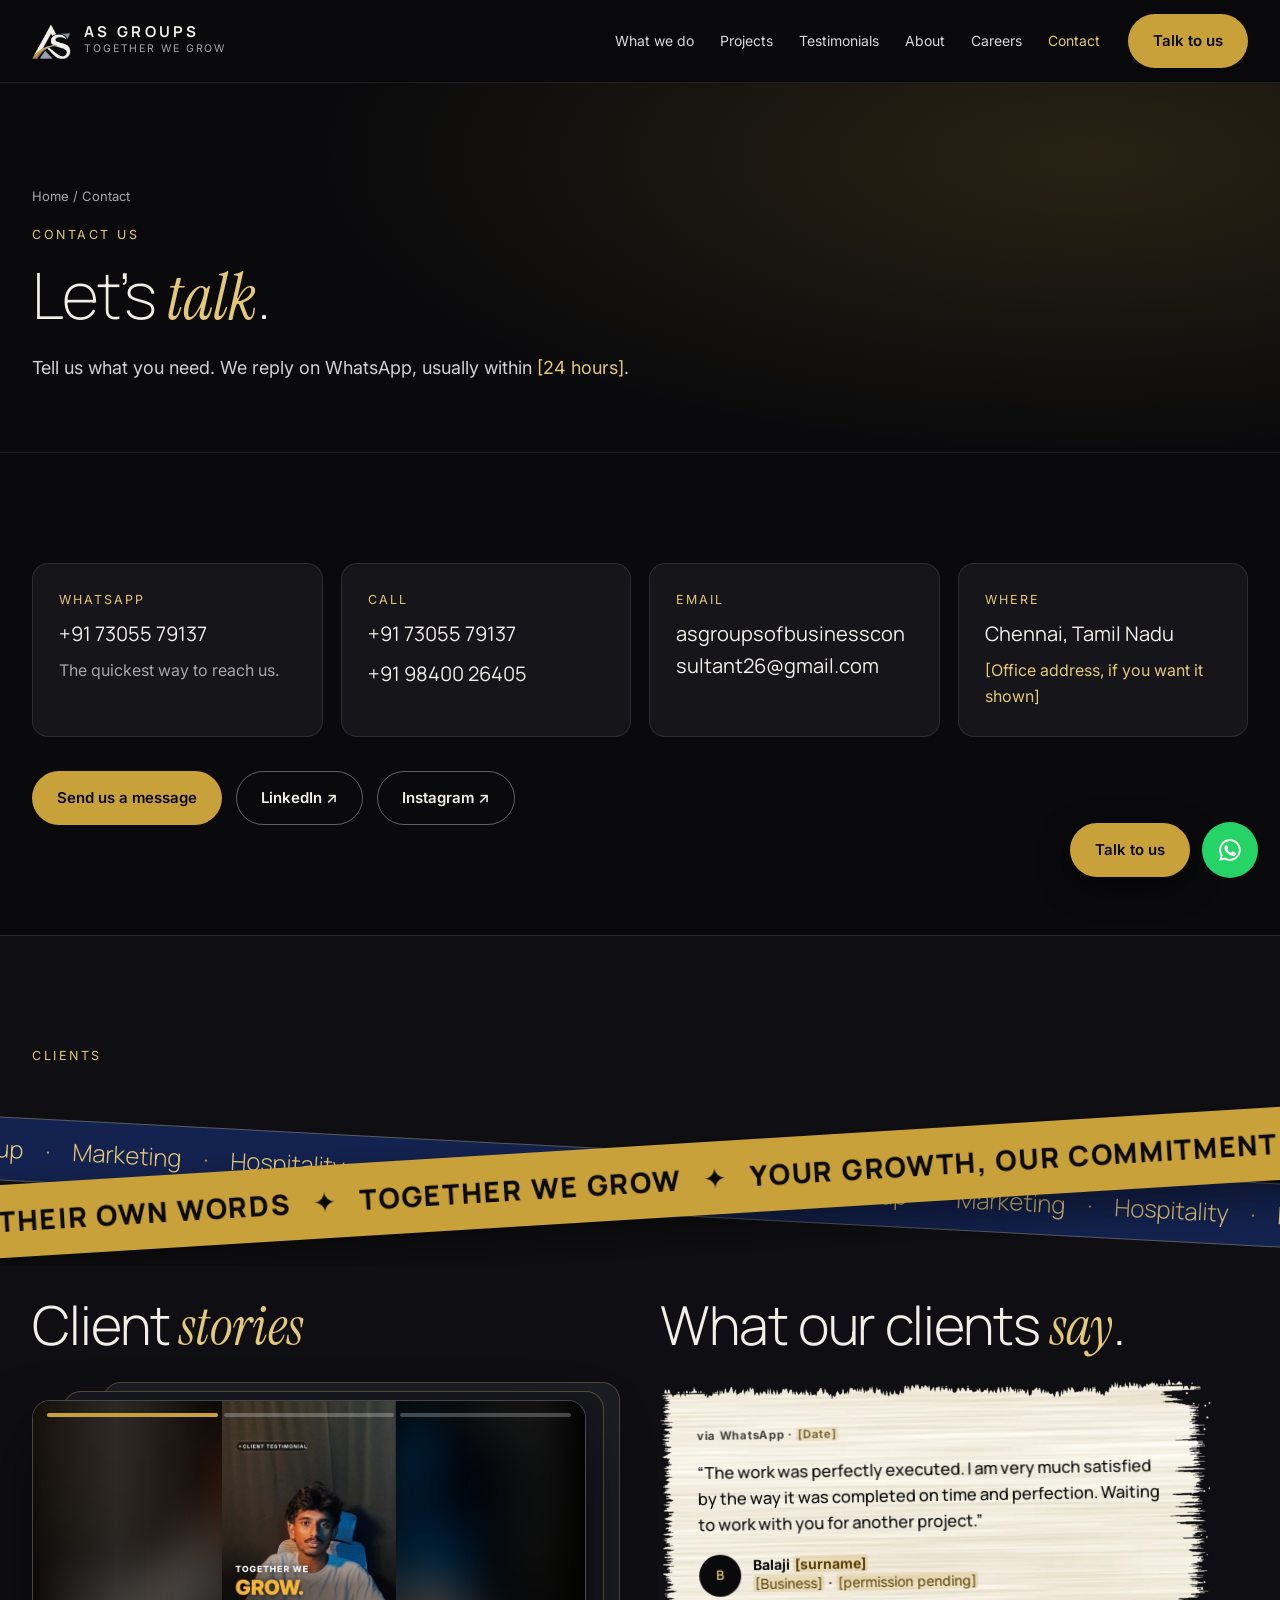
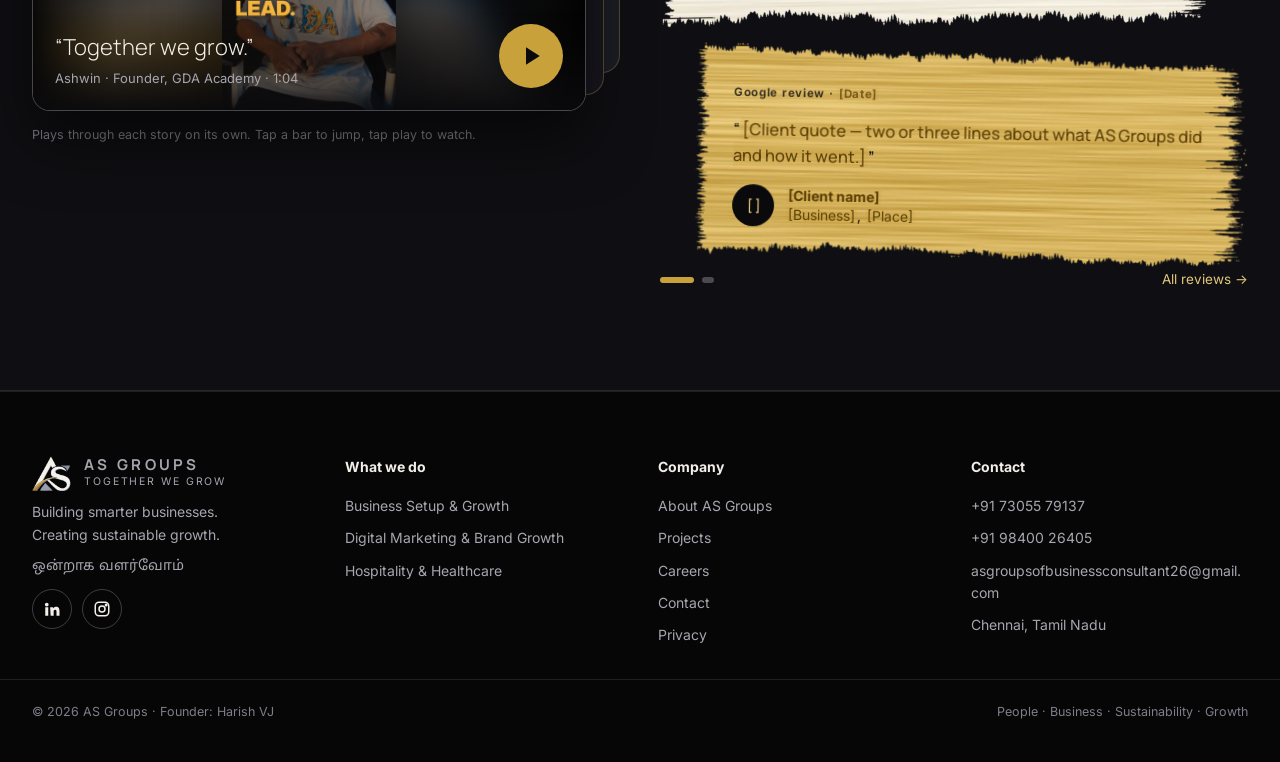
<file: contact.html>
<!DOCTYPE html>
<html lang="en">
<head>
<meta charset="utf-8">
<meta name="viewport" content="width=device-width, initial-scale=1">
<title>Contact — AS Groups</title>
<meta name="description" content="Contact AS Groups — call, WhatsApp or email. Chennai, Tamil Nadu.">
<meta name="theme-color" content="#0A0A0C">
<link rel="icon" href="assets/img/favicon.png">
<link rel="preconnect" href="https://fonts.googleapis.com"><link rel="preconnect" href="https://fonts.gstatic.com" crossorigin>
<link href="https://fonts.googleapis.com/css2?family=Inter:wght@400;500;600&family=Manrope:wght@200;300;400;500;600;700;800&family=Instrument+Serif:ital@0;1&family=Noto+Sans+Tamil:wght@500&display=swap" rel="stylesheet">
<link rel="stylesheet" href="css/styles.css">
</head>
<body>
<a class="skip" href="#main">Skip to content</a>
<header id="site-header"></header>
<main id="main">
<section class="page-hero">
  <div class="wrap">
    <p class="crumbs in"><a href="index.html">Home</a> / Contact</p>
    <p class="eyebrow in">Contact us</p>
    <h1 class="in d1">Let’s <span class="serif">talk</span>.</h1>
    <p class="lead in d2">Tell us what you need. We reply on WhatsApp, usually within <span class="ph">[24 hours]</span>.</p>
  </div>
</section>

<section class="section">
  <div class="wrap">
    <div class="contact-grid">
      <div class="contact-card reveal"><span class="k">WhatsApp</span><a href="https://wa.me/917305579137" target="_blank" rel="noopener">+91 73055 79137</a><span class="muted">The quickest way to reach us.</span></div>
      <div class="contact-card reveal d1"><span class="k">Call</span><a href="tel:+917305579137">+91 73055 79137</a><a href="tel:+919840026405">+91 98400 26405</a></div>
      <div class="contact-card reveal d2"><span class="k">Email</span><a href="mailto:asgroupsofbusinessconsultant26@gmail.com">asgroupsofbusinessconsultant26@gmail.com</a></div>
      <div class="contact-card reveal d3"><span class="k">Where</span><span class="v">Chennai, Tamil Nadu</span><span class="muted"><span class="ph">[Office address, if you want it shown]</span></span></div>
    </div>
    <div class="hero-ctas reveal" style="margin-top:34px"><button class="btn btn-gold" type="button" data-enquire>Send us a message</button>
      <a class="btn btn-ghost" href="https://www.linkedin.com/in/harish-ambigadoss-538801385/" target="_blank" rel="noopener">LinkedIn ↗</a>
      <a class="btn btn-ghost" href="https://www.instagram.com/vjharish._.8197/" target="_blank" rel="noopener">Instagram ↗</a></div>
  </div>
</section>
<section class="section alt" id="reviews" style="padding-bottom:0">
  <div class="wrap"><p class="eyebrow">Clients</p></div>
  <div data-render="testimonials"></div>
</section>

</main>
<footer id="site-footer"></footer>
<script src="js/content.js"></script>
<script src="js/main.js"></script>
</body>
</html>
</file>
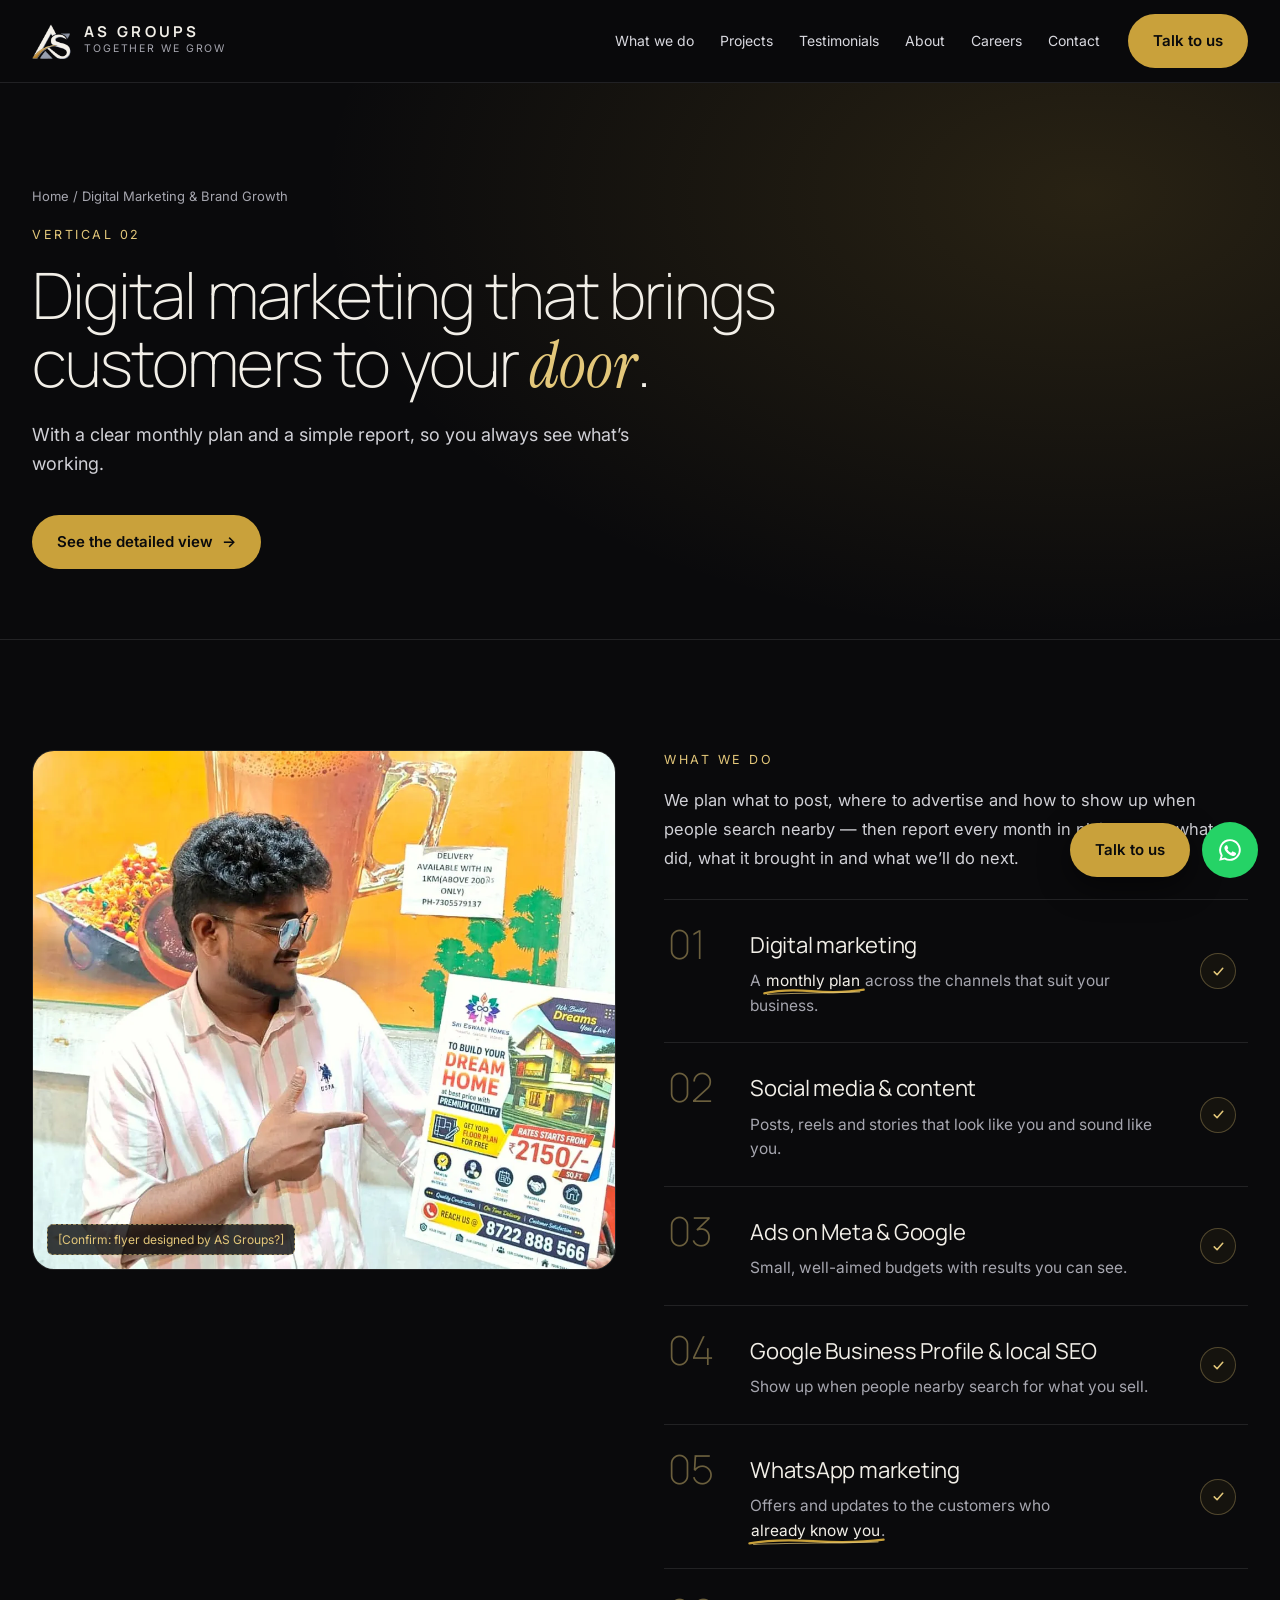
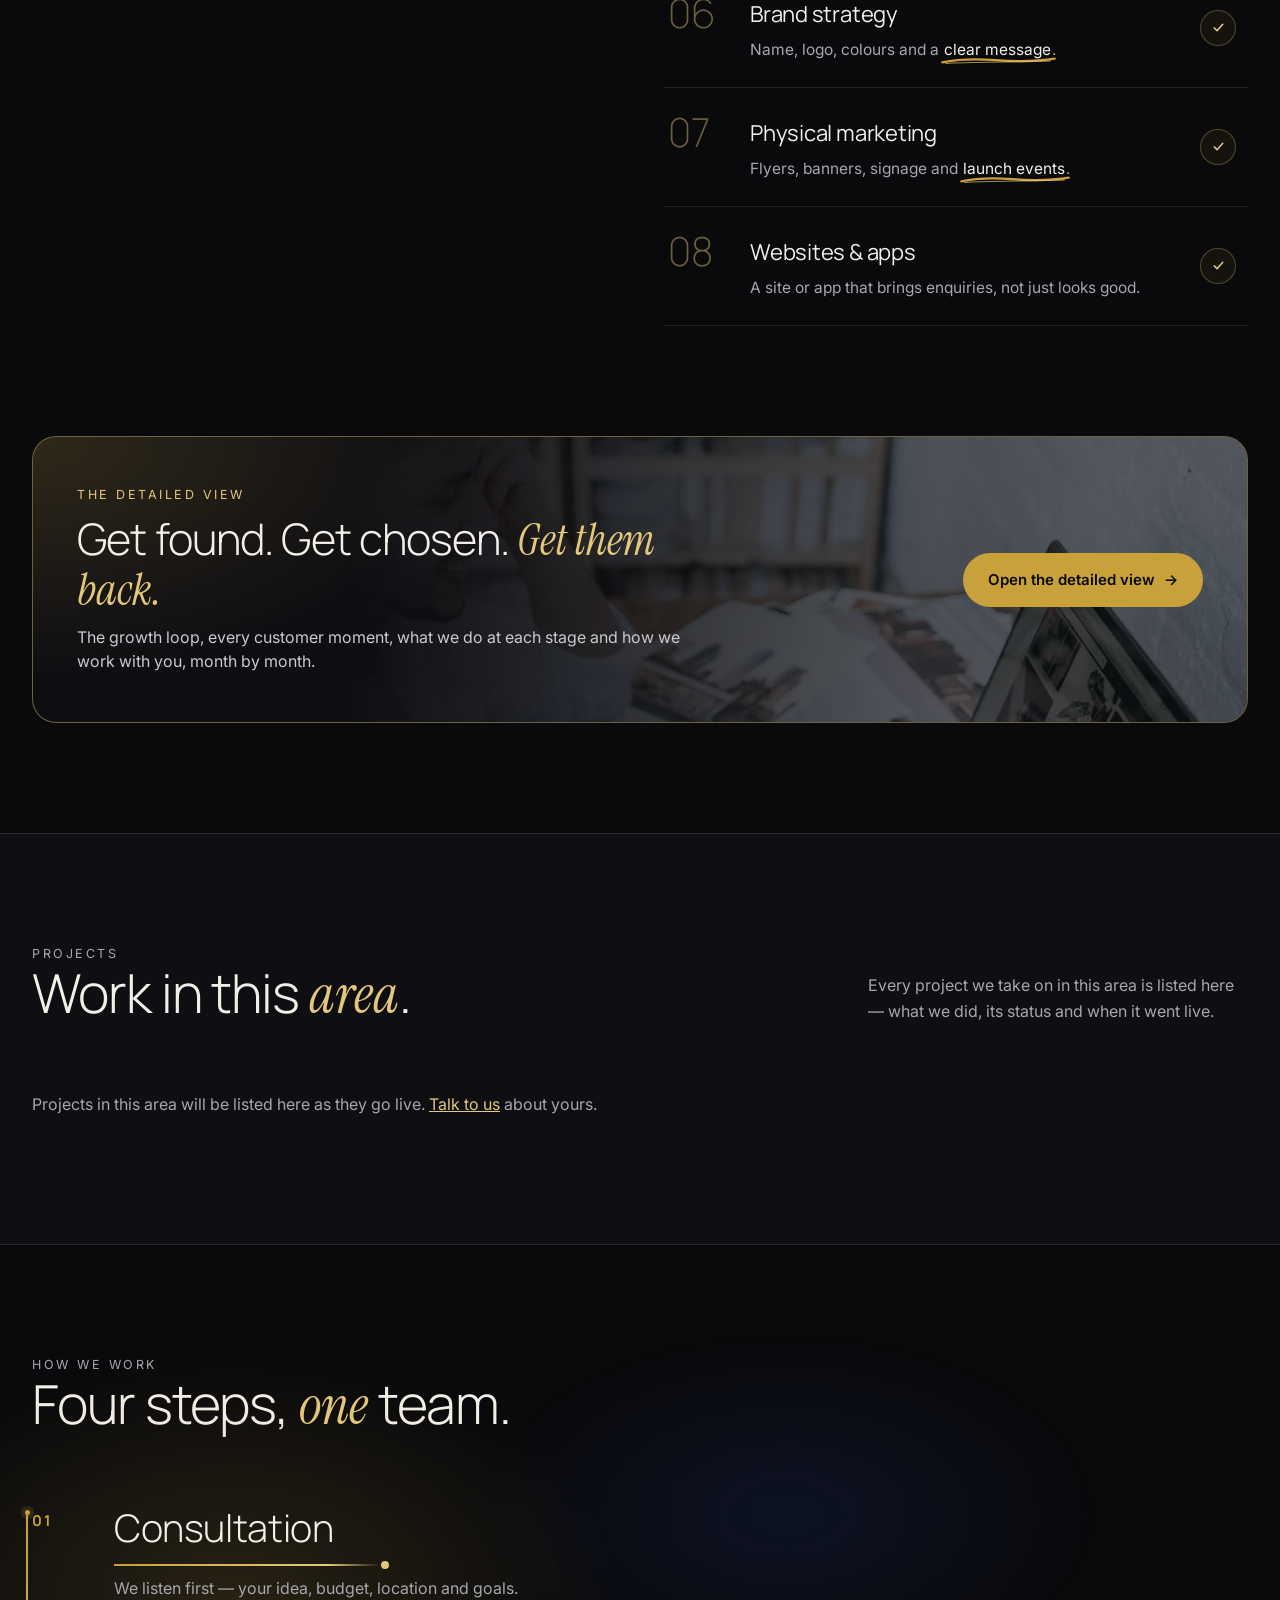
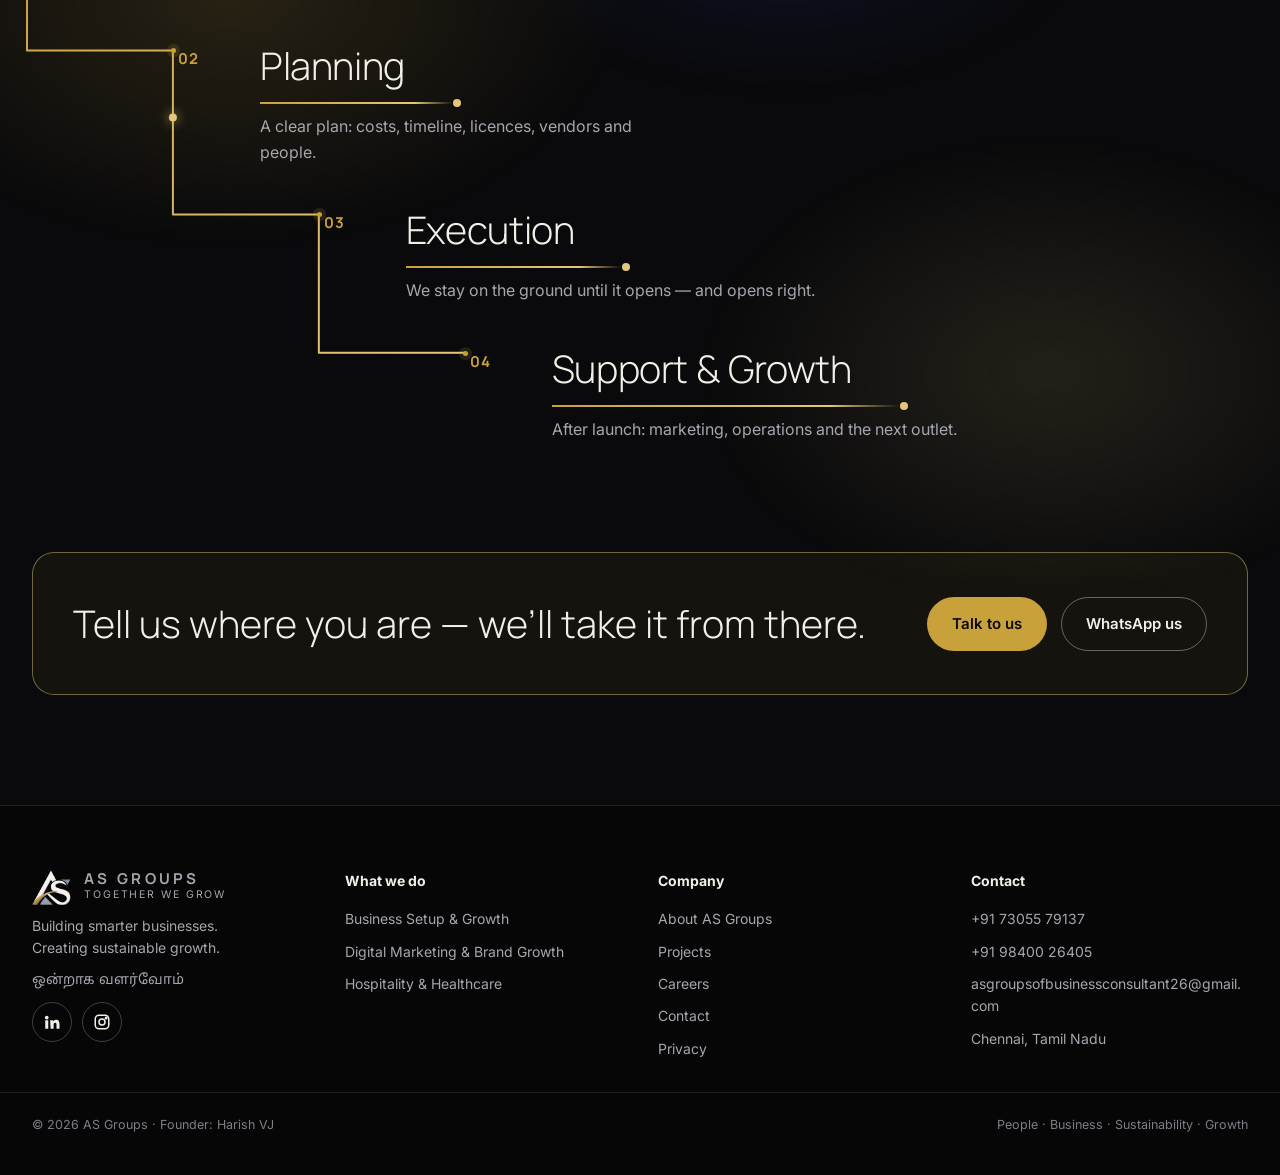
<file: digital-marketing.html>
<!DOCTYPE html>
<html lang="en">
<head>
<meta charset="utf-8">
<meta name="viewport" content="width=device-width, initial-scale=1">
<title>Digital Marketing & Brand Growth — AS Groups</title>
<meta name="description" content="Digital marketing that brings customers to your door — social media, ads, Google Business Profile, WhatsApp marketing, branding and websites.">
<meta name="theme-color" content="#0A0A0C">
<link rel="icon" href="assets/img/favicon.png">
<link rel="preconnect" href="https://fonts.googleapis.com"><link rel="preconnect" href="https://fonts.gstatic.com" crossorigin>
<link href="https://fonts.googleapis.com/css2?family=Inter:wght@400;500;600&family=Manrope:wght@200;300;400;500;600;700;800&family=Instrument+Serif:ital@0;1&family=Noto+Sans+Tamil:wght@500&display=swap" rel="stylesheet">
<link rel="stylesheet" href="css/styles.css">
</head>
<body>
<a class="skip" href="#main">Skip to content</a>
<header id="site-header"></header>
<main id="main">
<section class="page-hero">
  <div class="wrap">
    <p class="crumbs in"><a href="index.html">Home</a> / Digital Marketing & Brand Growth</p>
    <p class="eyebrow in">Vertical 02</p>
    <h1 class="in d1">Digital marketing that brings customers to your <span class="serif">door</span>.</h1>
    <p class="lead in d2">With a clear monthly plan and a simple report, so you always see what’s working.</p>
    <div class="hero-ctas in d3"><a class="btn btn-gold btn-glow" href="/digital-marketing/growth">See the detailed view <span aria-hidden="true">→</span></a></div>
  </div>
</section>

<section class="section">
  <div class="wrap split">
    <div class="media-frame sticky-media reveal"><img src="assets/img/flyer.webp" alt="A marketing flyer"><span class="img-note"><span class="ph">[Confirm: flyer designed by AS Groups?]</span></span></div>
    <div class="reveal d1"><p class="eyebrow">What we do</p><p class="prose" style="margin:0 0 26px">We plan what to post, where to advertise and how to show up when people search nearby — then report every month in plain words: what we did, what it brought in and what we’ll do next.</p><ol class="ledger"><li class="led reveal" style="--i:0"><span class="led-n" aria-hidden="true">01</span><div class="led-b"><h3>Digital marketing</h3><p>A <mark class="kw">monthly plan</mark> across the channels that suit your business.</p></div><span class="led-a" aria-hidden="true"><svg viewBox="0 0 24 24"><path d="M6 12.5l4 4 8-9"/></svg></span></li><li class="led reveal" style="--i:1"><span class="led-n" aria-hidden="true">02</span><div class="led-b"><h3>Social media & content</h3><p>Posts, reels and stories that look like you and sound like you.</p></div><span class="led-a" aria-hidden="true"><svg viewBox="0 0 24 24"><path d="M6 12.5l4 4 8-9"/></svg></span></li><li class="led reveal" style="--i:2"><span class="led-n" aria-hidden="true">03</span><div class="led-b"><h3>Ads on Meta & Google</h3><p>Small, well-aimed budgets with results you can see.</p></div><span class="led-a" aria-hidden="true"><svg viewBox="0 0 24 24"><path d="M6 12.5l4 4 8-9"/></svg></span></li><li class="led reveal" style="--i:3"><span class="led-n" aria-hidden="true">04</span><div class="led-b"><h3>Google Business Profile & local SEO</h3><p>Show up when people nearby search for what you sell.</p></div><span class="led-a" aria-hidden="true"><svg viewBox="0 0 24 24"><path d="M6 12.5l4 4 8-9"/></svg></span></li><li class="led reveal" style="--i:4"><span class="led-n" aria-hidden="true">05</span><div class="led-b"><h3>WhatsApp marketing</h3><p>Offers and updates to the customers who <mark class="kw">already know you</mark>.</p></div><span class="led-a" aria-hidden="true"><svg viewBox="0 0 24 24"><path d="M6 12.5l4 4 8-9"/></svg></span></li><li class="led reveal" style="--i:5"><span class="led-n" aria-hidden="true">06</span><div class="led-b"><h3>Brand strategy</h3><p>Name, logo, colours and a <mark class="kw">clear message</mark>.</p></div><span class="led-a" aria-hidden="true"><svg viewBox="0 0 24 24"><path d="M6 12.5l4 4 8-9"/></svg></span></li><li class="led reveal" style="--i:6"><span class="led-n" aria-hidden="true">07</span><div class="led-b"><h3>Physical marketing</h3><p>Flyers, banners, signage and <mark class="kw">launch events</mark>.</p></div><span class="led-a" aria-hidden="true"><svg viewBox="0 0 24 24"><path d="M6 12.5l4 4 8-9"/></svg></span></li><li class="led reveal" style="--i:7"><span class="led-n" aria-hidden="true">08</span><div class="led-b"><h3>Websites & apps</h3><p>A site or app that brings enquiries, not just looks good.</p></div><span class="led-a" aria-hidden="true"><svg viewBox="0 0 24 24"><path d="M6 12.5l4 4 8-9"/></svg></span></li></ol></div>
  </div>
</section>
<section class="section" style="padding-top:0">
  <div class="wrap">
    <a class="dv-band reveal" href="/digital-marketing/growth">
      <span class="dv-bg" aria-hidden="true"></span>
      <span class="dv-txt">
        <span class="eyebrow">The detailed view</span>
        <span class="dv-h">Get found. Get chosen. <span class="serif">Get them back.</span></span>
        <span class="dv-p">The growth loop, every customer moment, what we do at each stage and how we work with you, month by month.</span>
      </span>
      <span class="btn btn-gold btn-glow dv-go">Open the detailed view <span aria-hidden="true">→</span></span>
    </a>
  </div>
</section>
<section class="section alt">
  <div class="wrap">
    <div class="section-head reveal"><div><p class="eyebrow">Projects</p><h2 class="h2">Work in this <span class="serif">area</span>.</h2></div><p>Every project we take on in this area is listed here — what we did, its status and when it went live.</p></div>
    <div class="cards" data-render="projects" data-vertical="marketing"></div>
  </div>
</section>
<section class="section">
  <div class="wrap">
    <div class="section-head reveal"><div><p class="eyebrow">How we work</p><h2 class="h2">Four steps, <span class="serif">one</span> team.</h2></div></div>
    <div class="process-line"><i></i></div>
    <div class="steps">
      <div class="reveal"><b>01</b><h3>Consultation</h3><p>We listen first — your idea, budget, location and goals.</p></div>
      <div class="reveal d1"><b>02</b><h3>Planning</h3><p>A clear plan: costs, timeline, licences, vendors and people.</p></div>
      <div class="reveal d2"><b>03</b><h3>Execution</h3><p>We stay on the ground until it opens — and opens right.</p></div>
      <div class="reveal d3"><b>04</b><h3>Support &amp; Growth</h3><p>After launch: marketing, operations and the next outlet.</p></div>
    </div>
  </div>
</section>
<section class="section" style="padding-top:0">
  <div class="wrap"><div class="cta-band reveal"><h2>Tell us where you are — we’ll take it from there.</h2><div class="hero-ctas" style="margin:0"><button class="btn btn-gold" type="button" data-enquire="Marketing & branding">Talk to us</button><a class="btn btn-ghost" href="https://wa.me/917305579137" target="_blank" rel="noopener">WhatsApp us</a></div></div></div>
</section>

</main>
<footer id="site-footer"></footer>
<script src="js/content.js"></script>
<script src="js/main.js"></script>
</body>
</html>
</file>
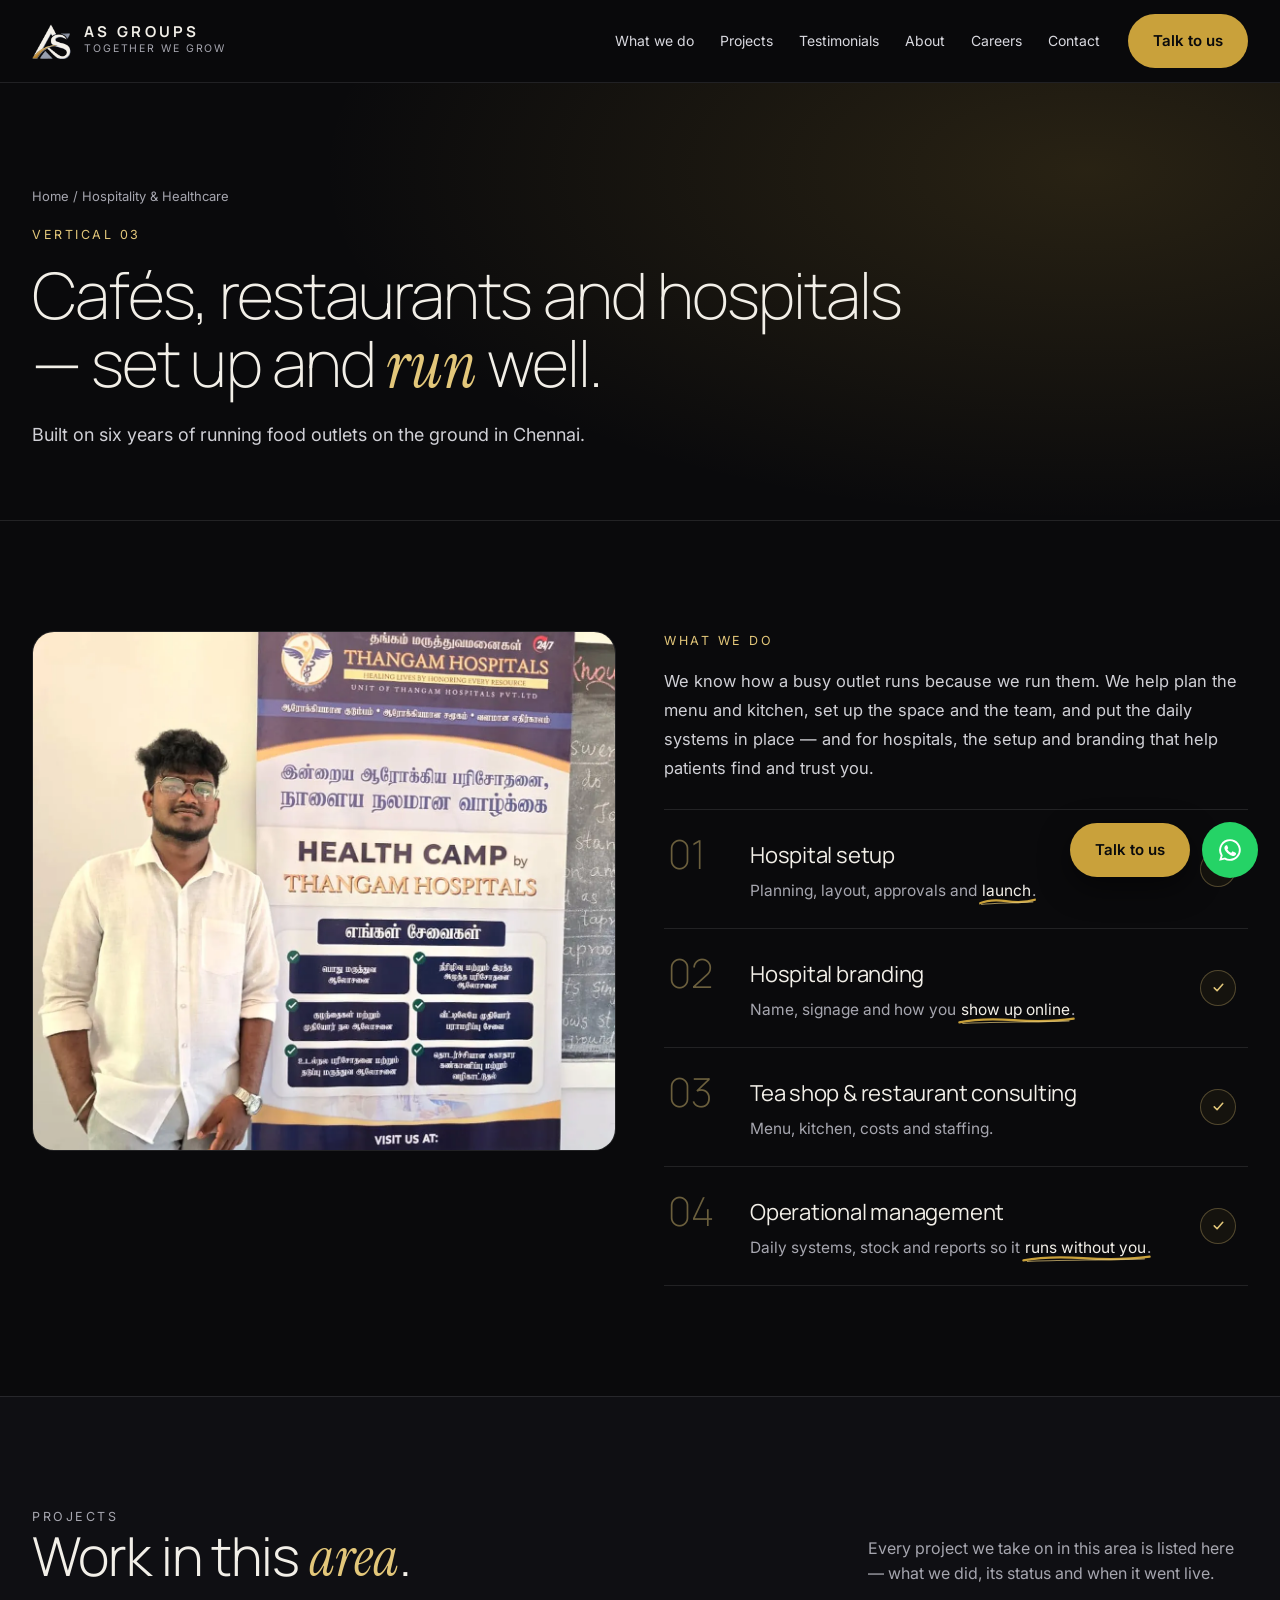
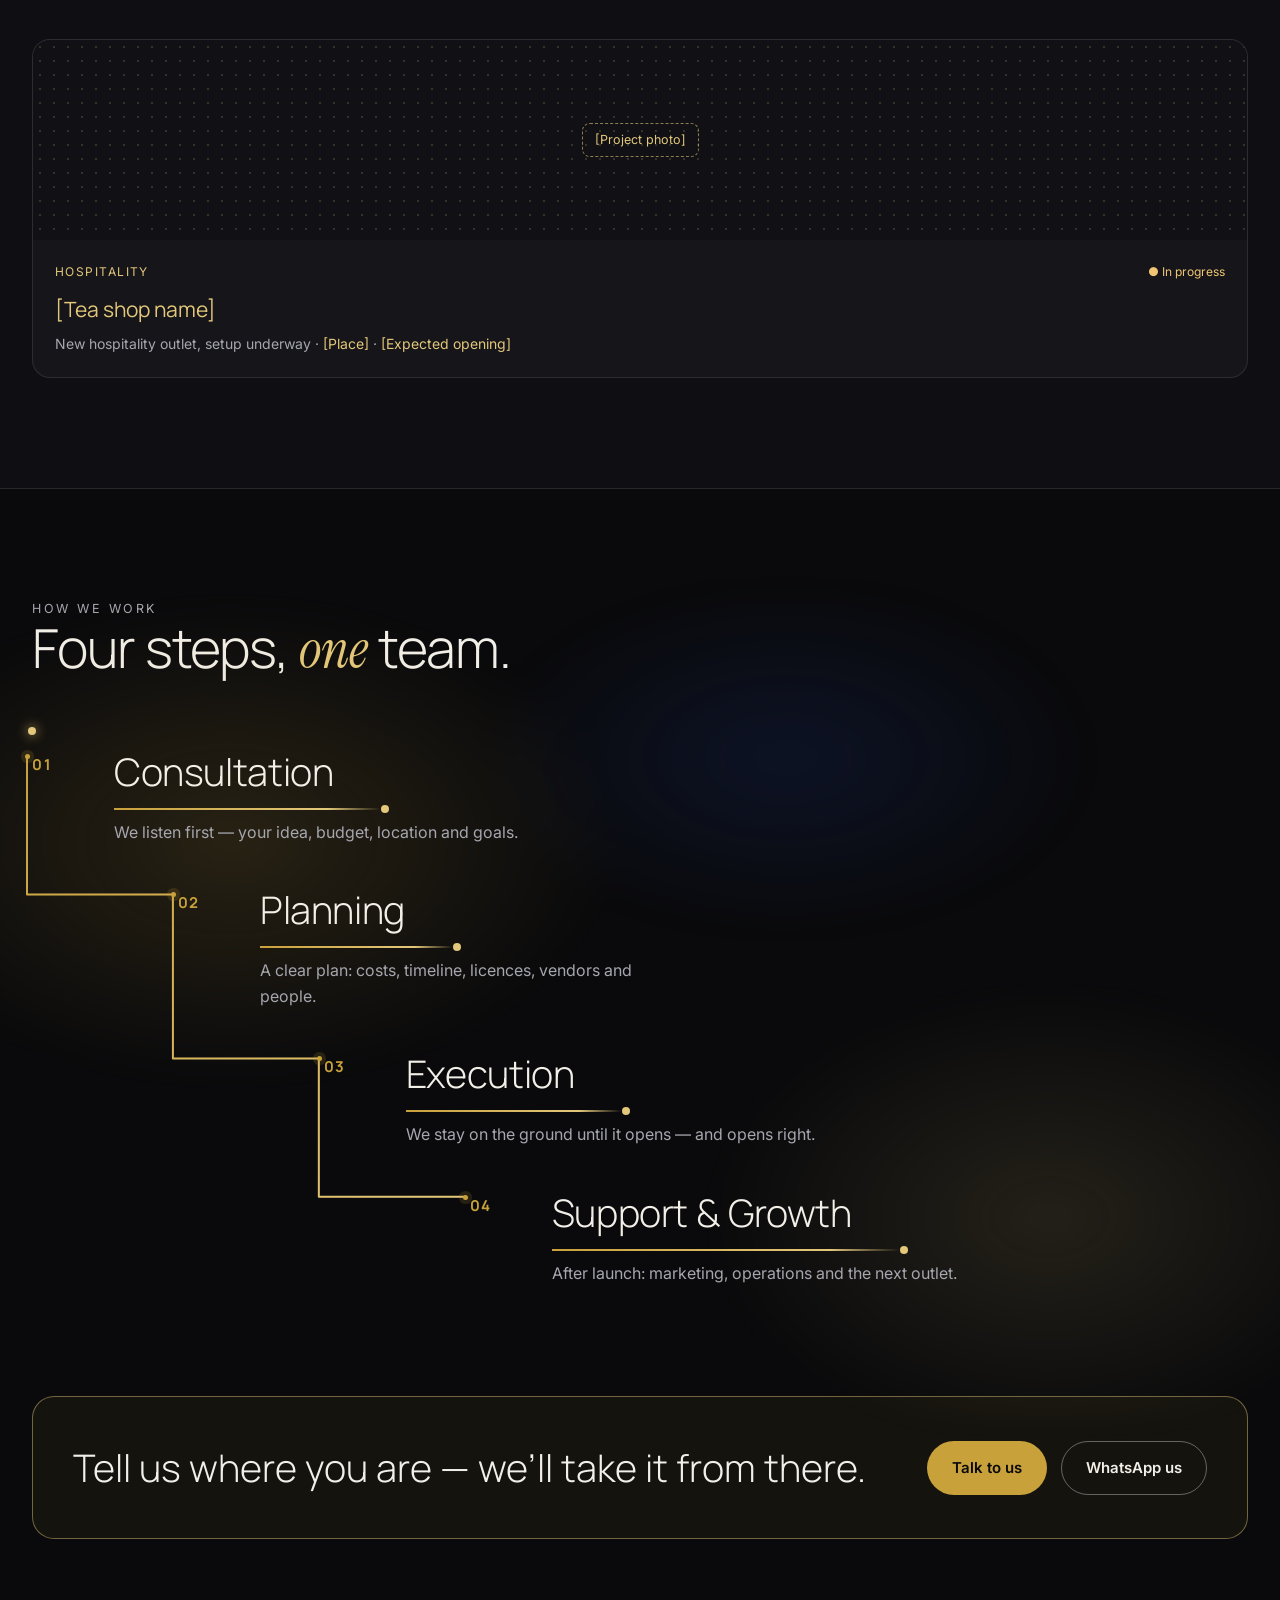
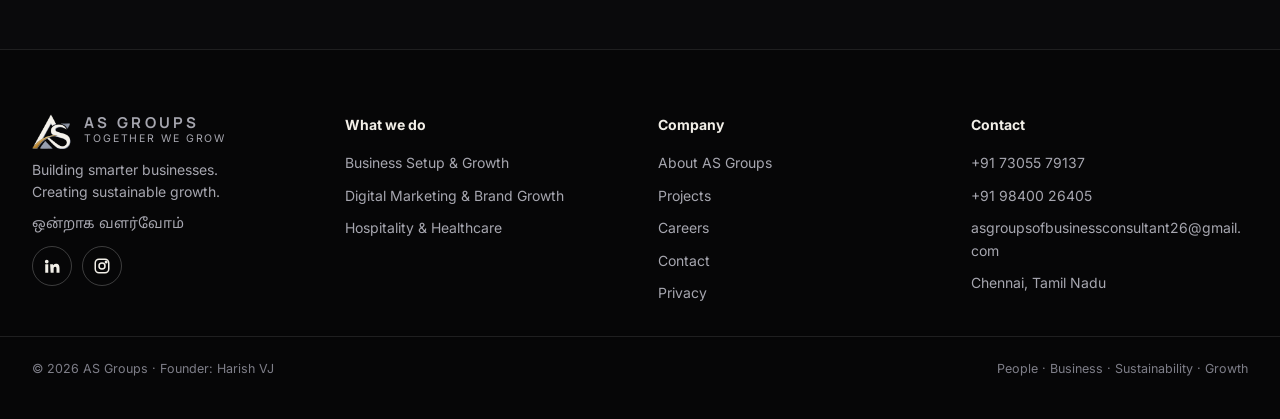
<file: hospitality-healthcare.html>
<!DOCTYPE html>
<html lang="en">
<head>
<meta charset="utf-8">
<meta name="viewport" content="width=device-width, initial-scale=1">
<title>Hospitality & Healthcare — AS Groups</title>
<meta name="description" content="Cafés, restaurants, tea shops and hospitals — set up, branded and run well, in Chennai.">
<meta name="theme-color" content="#0A0A0C">
<link rel="icon" href="assets/img/favicon.png">
<link rel="preconnect" href="https://fonts.googleapis.com"><link rel="preconnect" href="https://fonts.gstatic.com" crossorigin>
<link href="https://fonts.googleapis.com/css2?family=Inter:wght@400;500;600&family=Manrope:wght@200;300;400;500;600;700;800&family=Instrument+Serif:ital@0;1&family=Noto+Sans+Tamil:wght@500&display=swap" rel="stylesheet">
<link rel="stylesheet" href="css/styles.css">
</head>
<body>
<a class="skip" href="#main">Skip to content</a>
<header id="site-header"></header>
<main id="main">
<section class="page-hero">
  <div class="wrap">
    <p class="crumbs in"><a href="index.html">Home</a> / Hospitality & Healthcare</p>
    <p class="eyebrow in">Vertical 03</p>
    <h1 class="in d1">Cafés, restaurants and hospitals — set up and <span class="serif">run</span> well.</h1>
    <p class="lead in d2">Built on six years of running food outlets on the ground in Chennai.</p>
  </div>
</section>

<section class="section">
  <div class="wrap split">
    <div class="media-frame sticky-media reveal"><img src="assets/img/healthcamp.webp" alt="Health camp with Thangam Hospitals"></div>
    <div class="reveal d1"><p class="eyebrow">What we do</p><p class="prose" style="margin:0 0 26px">We know how a busy outlet runs because we run them. We help plan the menu and kitchen, set up the space and the team, and put the daily systems in place — and for hospitals, the setup and branding that help patients find and trust you.</p><ol class="ledger"><li class="led reveal" style="--i:0"><span class="led-n" aria-hidden="true">01</span><div class="led-b"><h3>Hospital setup</h3><p>Planning, layout, approvals and <mark class="kw">launch</mark>.</p></div><span class="led-a" aria-hidden="true"><svg viewBox="0 0 24 24"><path d="M6 12.5l4 4 8-9"/></svg></span></li><li class="led reveal" style="--i:1"><span class="led-n" aria-hidden="true">02</span><div class="led-b"><h3>Hospital branding</h3><p>Name, signage and how you <mark class="kw">show up online</mark>.</p></div><span class="led-a" aria-hidden="true"><svg viewBox="0 0 24 24"><path d="M6 12.5l4 4 8-9"/></svg></span></li><li class="led reveal" style="--i:2"><span class="led-n" aria-hidden="true">03</span><div class="led-b"><h3>Tea shop & restaurant consulting</h3><p>Menu, kitchen, costs and staffing.</p></div><span class="led-a" aria-hidden="true"><svg viewBox="0 0 24 24"><path d="M6 12.5l4 4 8-9"/></svg></span></li><li class="led reveal" style="--i:3"><span class="led-n" aria-hidden="true">04</span><div class="led-b"><h3>Operational management</h3><p>Daily systems, stock and reports so it <mark class="kw">runs without you</mark>.</p></div><span class="led-a" aria-hidden="true"><svg viewBox="0 0 24 24"><path d="M6 12.5l4 4 8-9"/></svg></span></li></ol></div>
  </div>
</section>
<section class="section alt">
  <div class="wrap">
    <div class="section-head reveal"><div><p class="eyebrow">Projects</p><h2 class="h2">Work in this <span class="serif">area</span>.</h2></div><p>Every project we take on in this area is listed here — what we did, its status and when it went live.</p></div>
    <div class="cards" data-render="projects" data-vertical="hospitality"></div>
  </div>
</section>
<section class="section">
  <div class="wrap">
    <div class="section-head reveal"><div><p class="eyebrow">How we work</p><h2 class="h2">Four steps, <span class="serif">one</span> team.</h2></div></div>
    <div class="process-line"><i></i></div>
    <div class="steps">
      <div class="reveal"><b>01</b><h3>Consultation</h3><p>We listen first — your idea, budget, location and goals.</p></div>
      <div class="reveal d1"><b>02</b><h3>Planning</h3><p>A clear plan: costs, timeline, licences, vendors and people.</p></div>
      <div class="reveal d2"><b>03</b><h3>Execution</h3><p>We stay on the ground until it opens — and opens right.</p></div>
      <div class="reveal d3"><b>04</b><h3>Support &amp; Growth</h3><p>After launch: marketing, operations and the next outlet.</p></div>
    </div>
  </div>
</section>
<section class="section" style="padding-top:0">
  <div class="wrap"><div class="cta-band reveal"><h2>Tell us where you are — we’ll take it from there.</h2><div class="hero-ctas" style="margin:0"><button class="btn btn-gold" type="button" data-enquire="Hospital or restaurant setup">Talk to us</button><a class="btn btn-ghost" href="https://wa.me/917305579137" target="_blank" rel="noopener">WhatsApp us</a></div></div></div>
</section>

</main>
<footer id="site-footer"></footer>
<script src="js/content.js"></script>
<script src="js/main.js"></script>
</body>
</html>
</file>
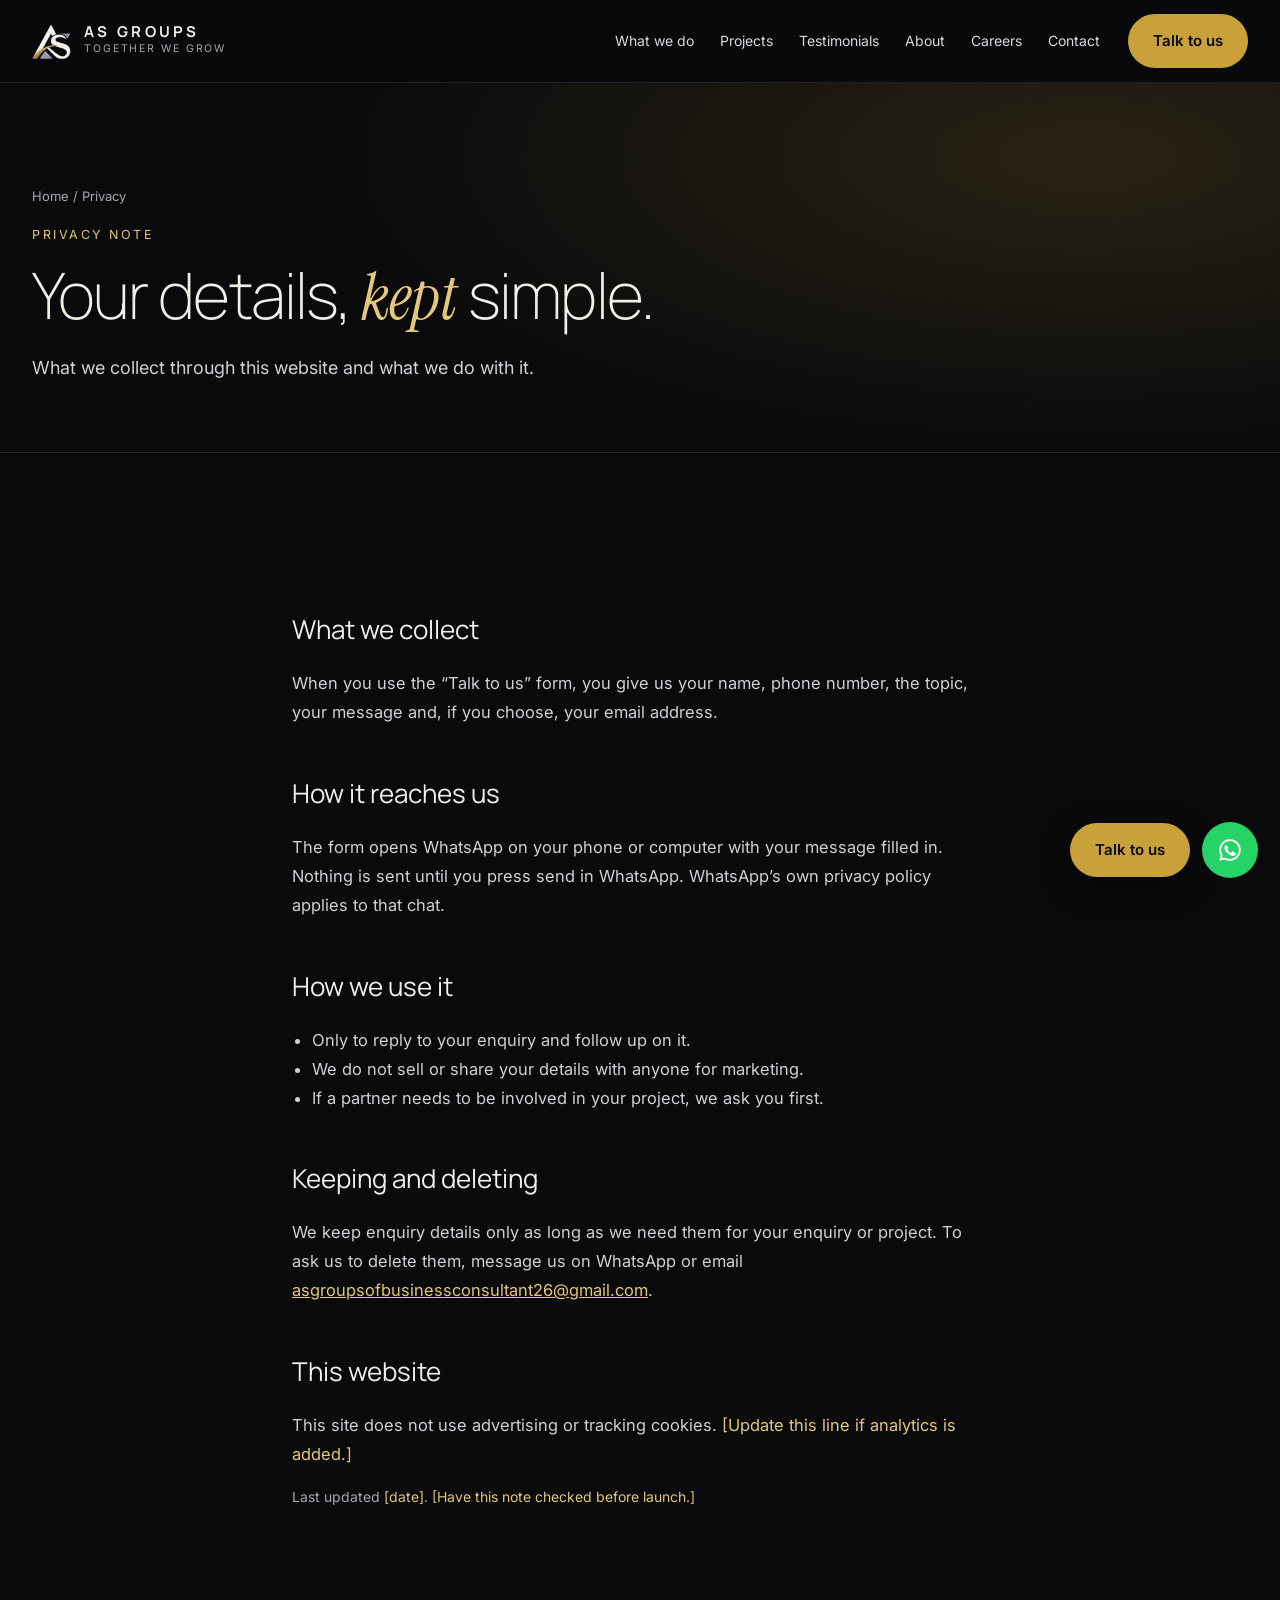
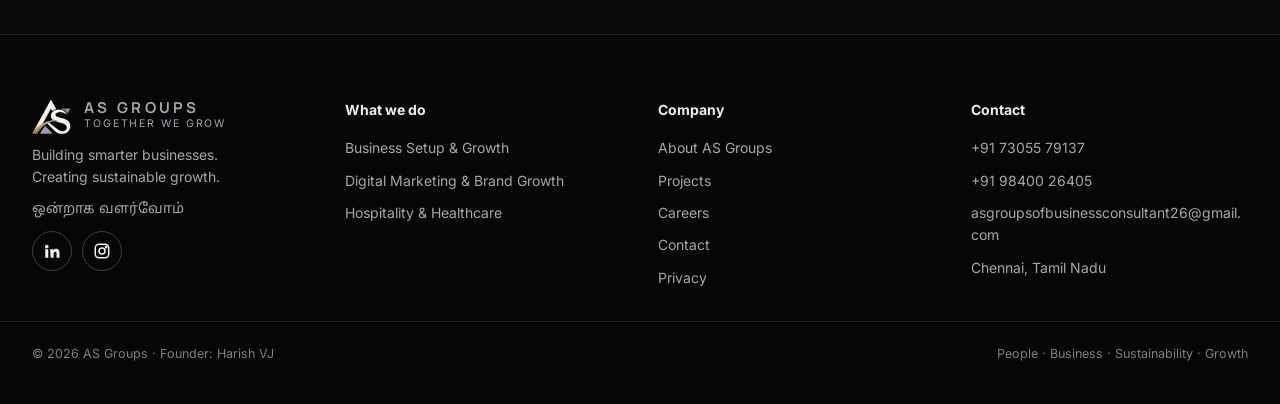
<file: privacy.html>
<!DOCTYPE html>
<html lang="en">
<head>
<meta charset="utf-8">
<meta name="viewport" content="width=device-width, initial-scale=1">
<title>Privacy — AS Groups</title>
<meta name="description" content="How AS Groups uses the details you send through this website.">
<meta name="theme-color" content="#0A0A0C">
<link rel="icon" href="assets/img/favicon.png">
<link rel="preconnect" href="https://fonts.googleapis.com"><link rel="preconnect" href="https://fonts.gstatic.com" crossorigin>
<link href="https://fonts.googleapis.com/css2?family=Inter:wght@400;500;600&family=Manrope:wght@200;300;400;500;600;700;800&family=Instrument+Serif:ital@0;1&family=Noto+Sans+Tamil:wght@500&display=swap" rel="stylesheet">
<link rel="stylesheet" href="css/styles.css">
</head>
<body>
<a class="skip" href="#main">Skip to content</a>
<header id="site-header"></header>
<main id="main">
<section class="page-hero">
  <div class="wrap">
    <p class="crumbs in"><a href="index.html">Home</a> / Privacy</p>
    <p class="eyebrow in">Privacy note</p>
    <h1 class="in d1">Your details, <span class="serif">kept</span> simple.</h1>
    <p class="lead in d2">What we collect through this website and what we do with it.</p>
  </div>
</section>

<section class="section">
  <div class="wrap prose">
    <h2>What we collect</h2>
    <p>When you use the “Talk to us” form, you give us your name, phone number, the topic, your message and, if you choose, your email address.</p>
    <h2>How it reaches us</h2>
    <p>The form opens WhatsApp on your phone or computer with your message filled in. Nothing is sent until you press send in WhatsApp. WhatsApp’s own privacy policy applies to that chat.</p>
    <h2>How we use it</h2>
    <ul><li>Only to reply to your enquiry and follow up on it.</li><li>We do not sell or share your details with anyone for marketing.</li><li>If a partner needs to be involved in your project, we ask you first.</li></ul>
    <h2>Keeping and deleting</h2>
    <p>We keep enquiry details only as long as we need them for your enquiry or project. To ask us to delete them, message us on WhatsApp or email <a href="mailto:asgroupsofbusinessconsultant26@gmail.com">asgroupsofbusinessconsultant26@gmail.com</a>.</p>
    <h2>This website</h2>
    <p>This site does not use advertising or tracking cookies. <span class="ph">[Update this line if analytics is added.]</span></p>
    <p class="muted" style="font-size:14px">Last updated <span class="ph">[date]</span>. <span class="ph">[Have this note checked before launch.]</span></p>
  </div>
</section>

</main>
<footer id="site-footer"></footer>
<script src="js/content.js"></script>
<script src="js/main.js"></script>
</body>
</html>
</file>
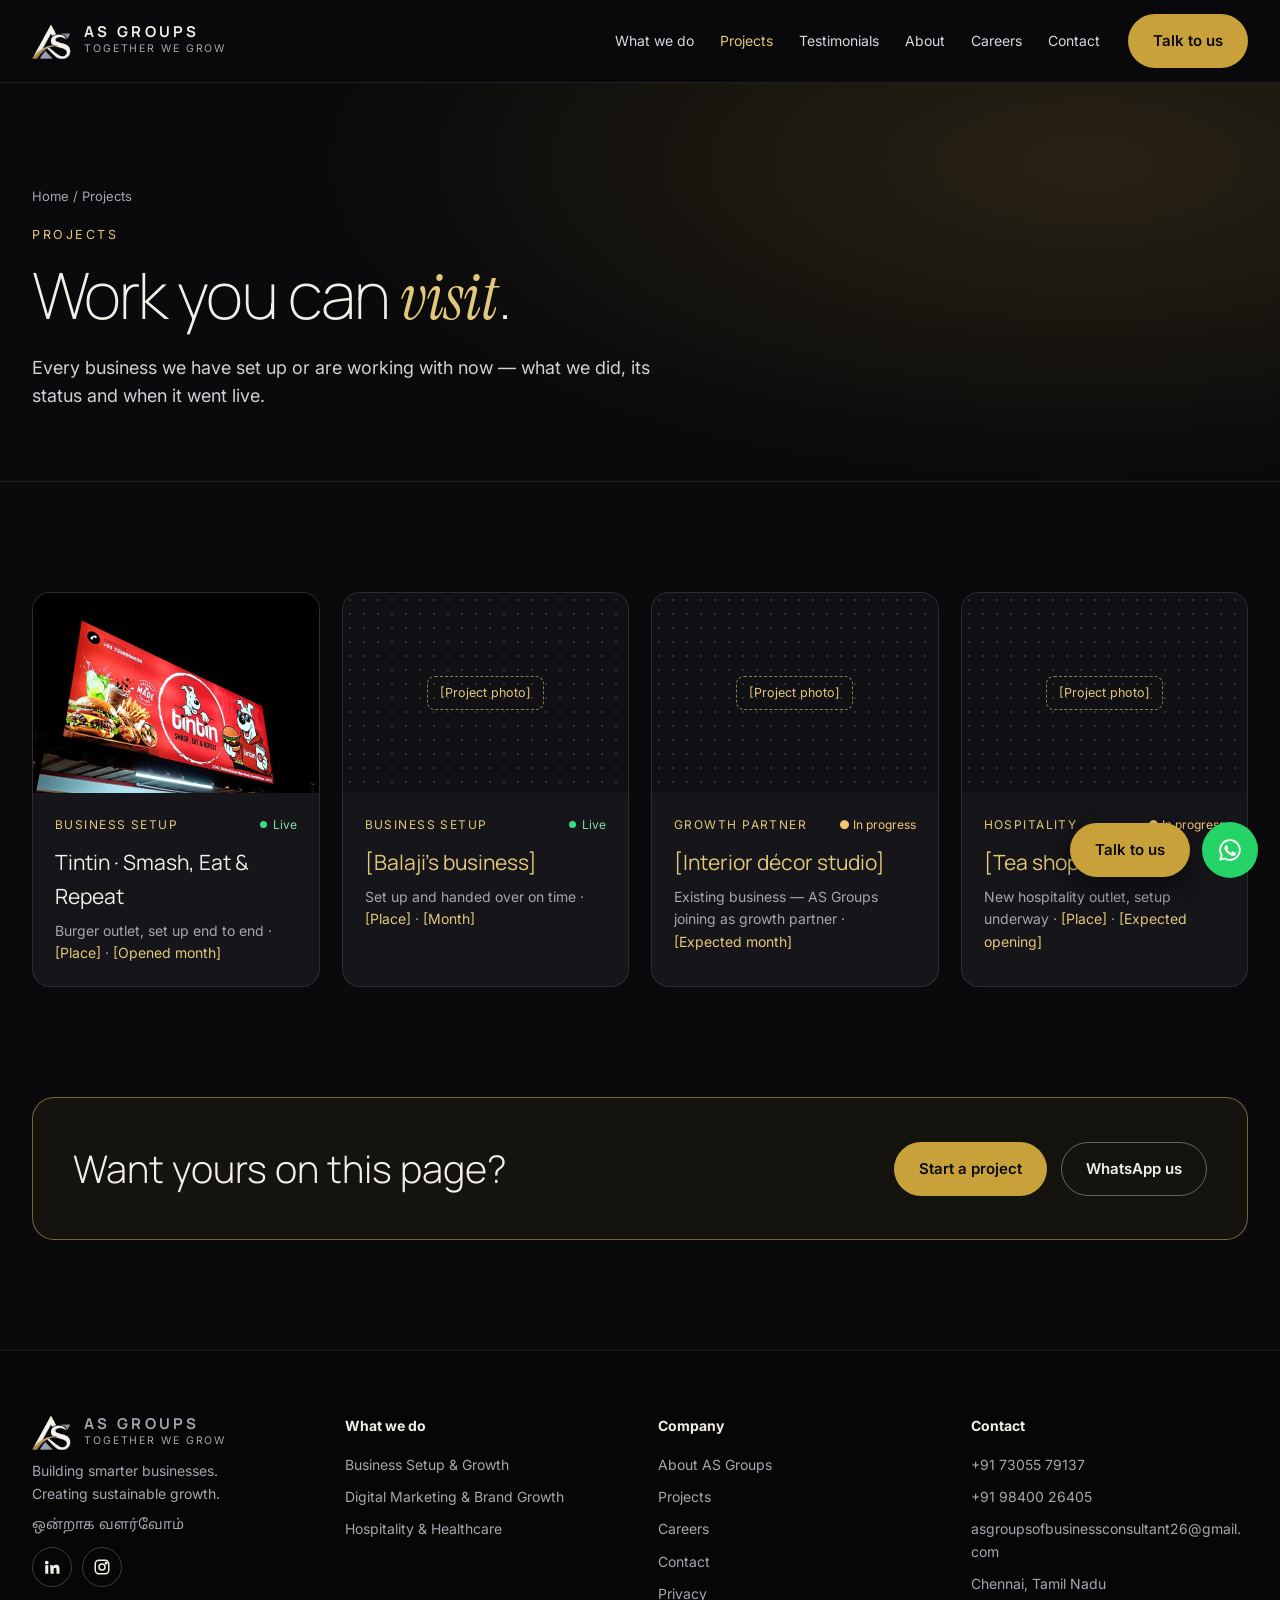
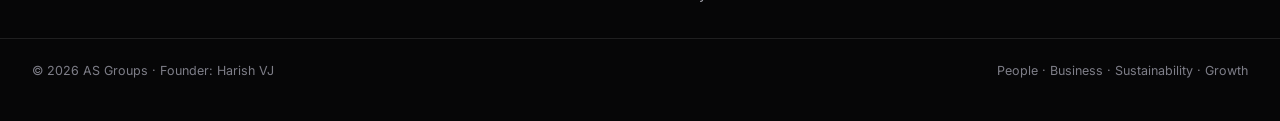
<file: projects.html>
<!DOCTYPE html>
<html lang="en">
<head>
<meta charset="utf-8">
<meta name="viewport" content="width=device-width, initial-scale=1">
<title>Projects — AS Groups</title>
<meta name="description" content="Businesses AS Groups has set up and is working with — what we did, the status and when they went live.">
<meta name="theme-color" content="#0A0A0C">
<link rel="icon" href="assets/img/favicon.png">
<link rel="preconnect" href="https://fonts.googleapis.com"><link rel="preconnect" href="https://fonts.gstatic.com" crossorigin>
<link href="https://fonts.googleapis.com/css2?family=Inter:wght@400;500;600&family=Manrope:wght@200;300;400;500;600;700;800&family=Instrument+Serif:ital@0;1&family=Noto+Sans+Tamil:wght@500&display=swap" rel="stylesheet">
<link rel="stylesheet" href="css/styles.css">
</head>
<body>
<a class="skip" href="#main">Skip to content</a>
<header id="site-header"></header>
<main id="main">
<section class="page-hero">
  <div class="wrap">
    <p class="crumbs in"><a href="index.html">Home</a> / Projects</p>
    <p class="eyebrow in">Projects</p>
    <h1 class="in d1">Work you can <span class="serif">visit</span>.</h1>
    <p class="lead in d2">Every business we have set up or are working with now — what we did, its status and when it went live.</p>
  </div>
</section>

<section class="section">
  <div class="wrap">
    <div class="cards" data-render="projects"></div>
  </div>
</section>
<section class="section" style="padding-top:0">
  <div class="wrap"><div class="cta-band reveal"><h2>Want yours on this page?</h2><div class="hero-ctas" style="margin:0"><button class="btn btn-gold" type="button" data-enquire="Business setup">Start a project</button><a class="btn btn-ghost" href="https://wa.me/917305579137" target="_blank" rel="noopener">WhatsApp us</a></div></div></div>
</section>

</main>
<footer id="site-footer"></footer>
<script src="js/content.js"></script>
<script src="js/main.js"></script>
</body>
</html>
</file>
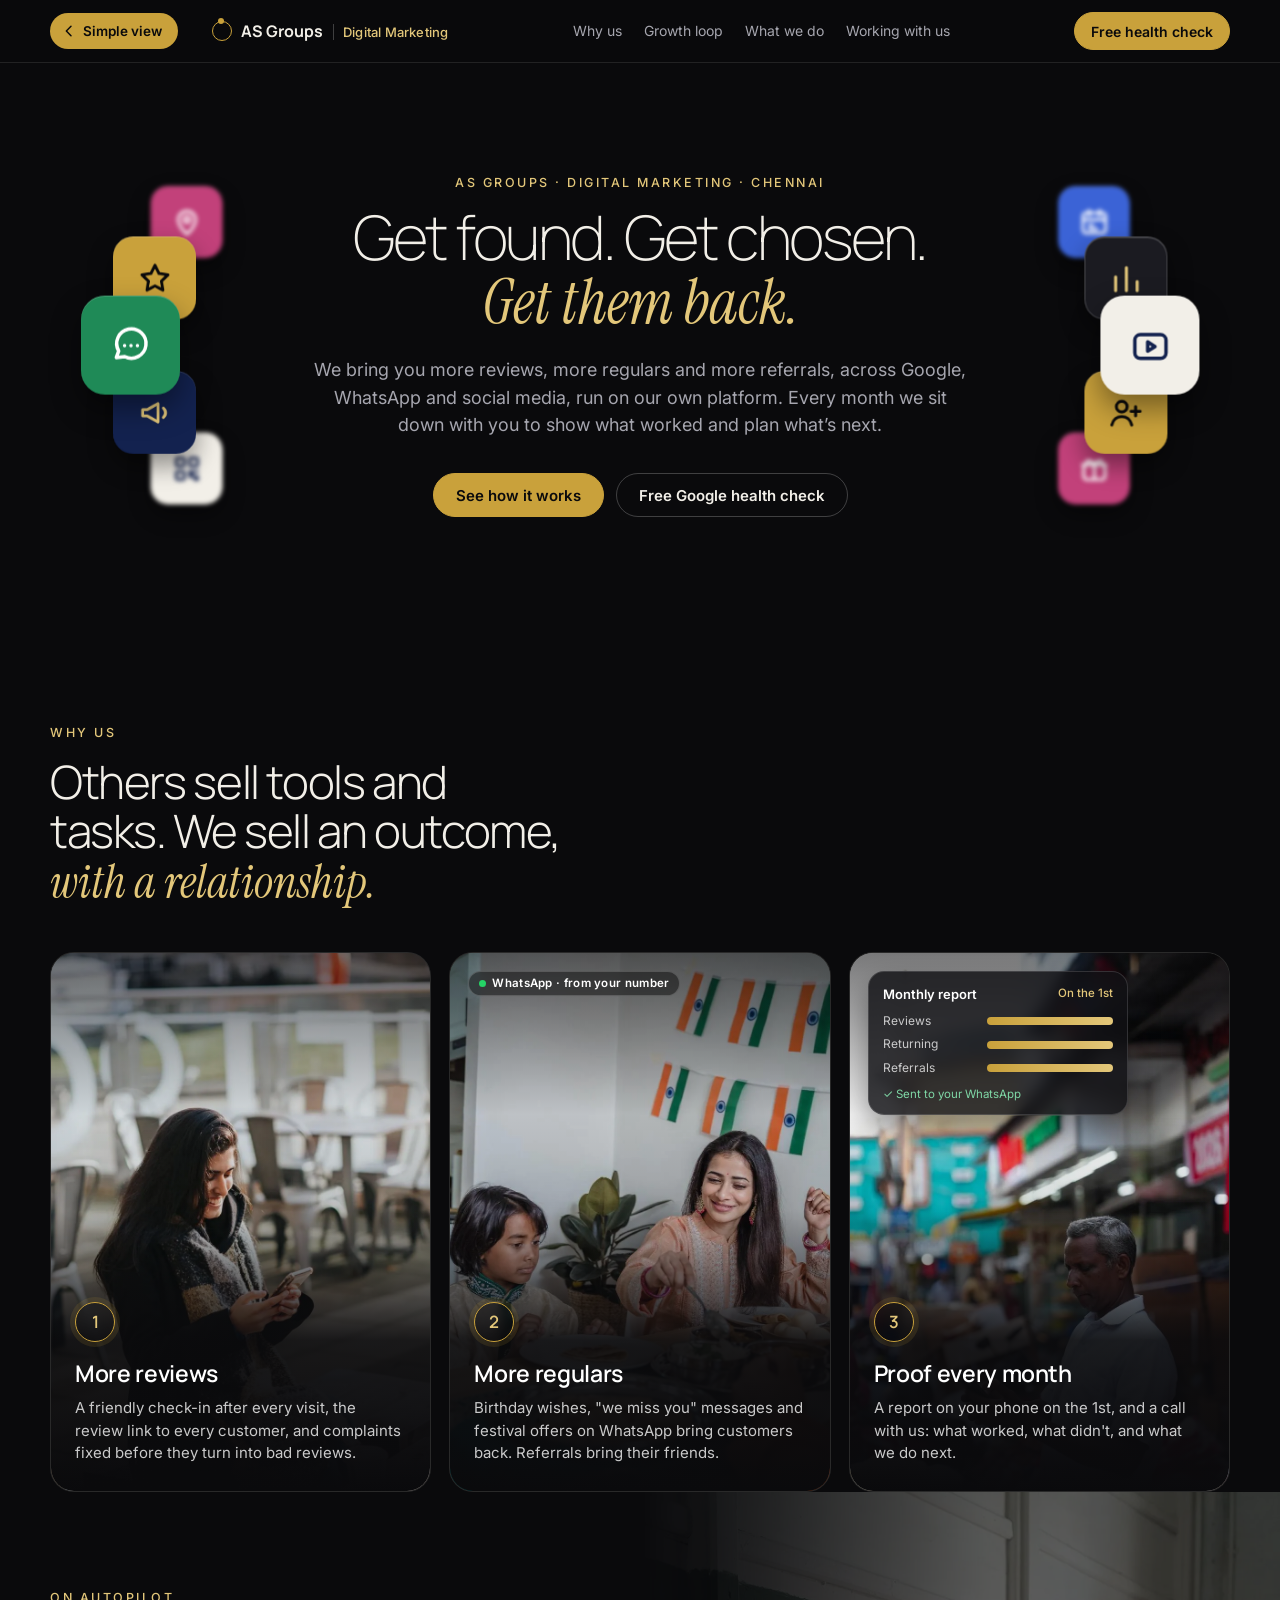
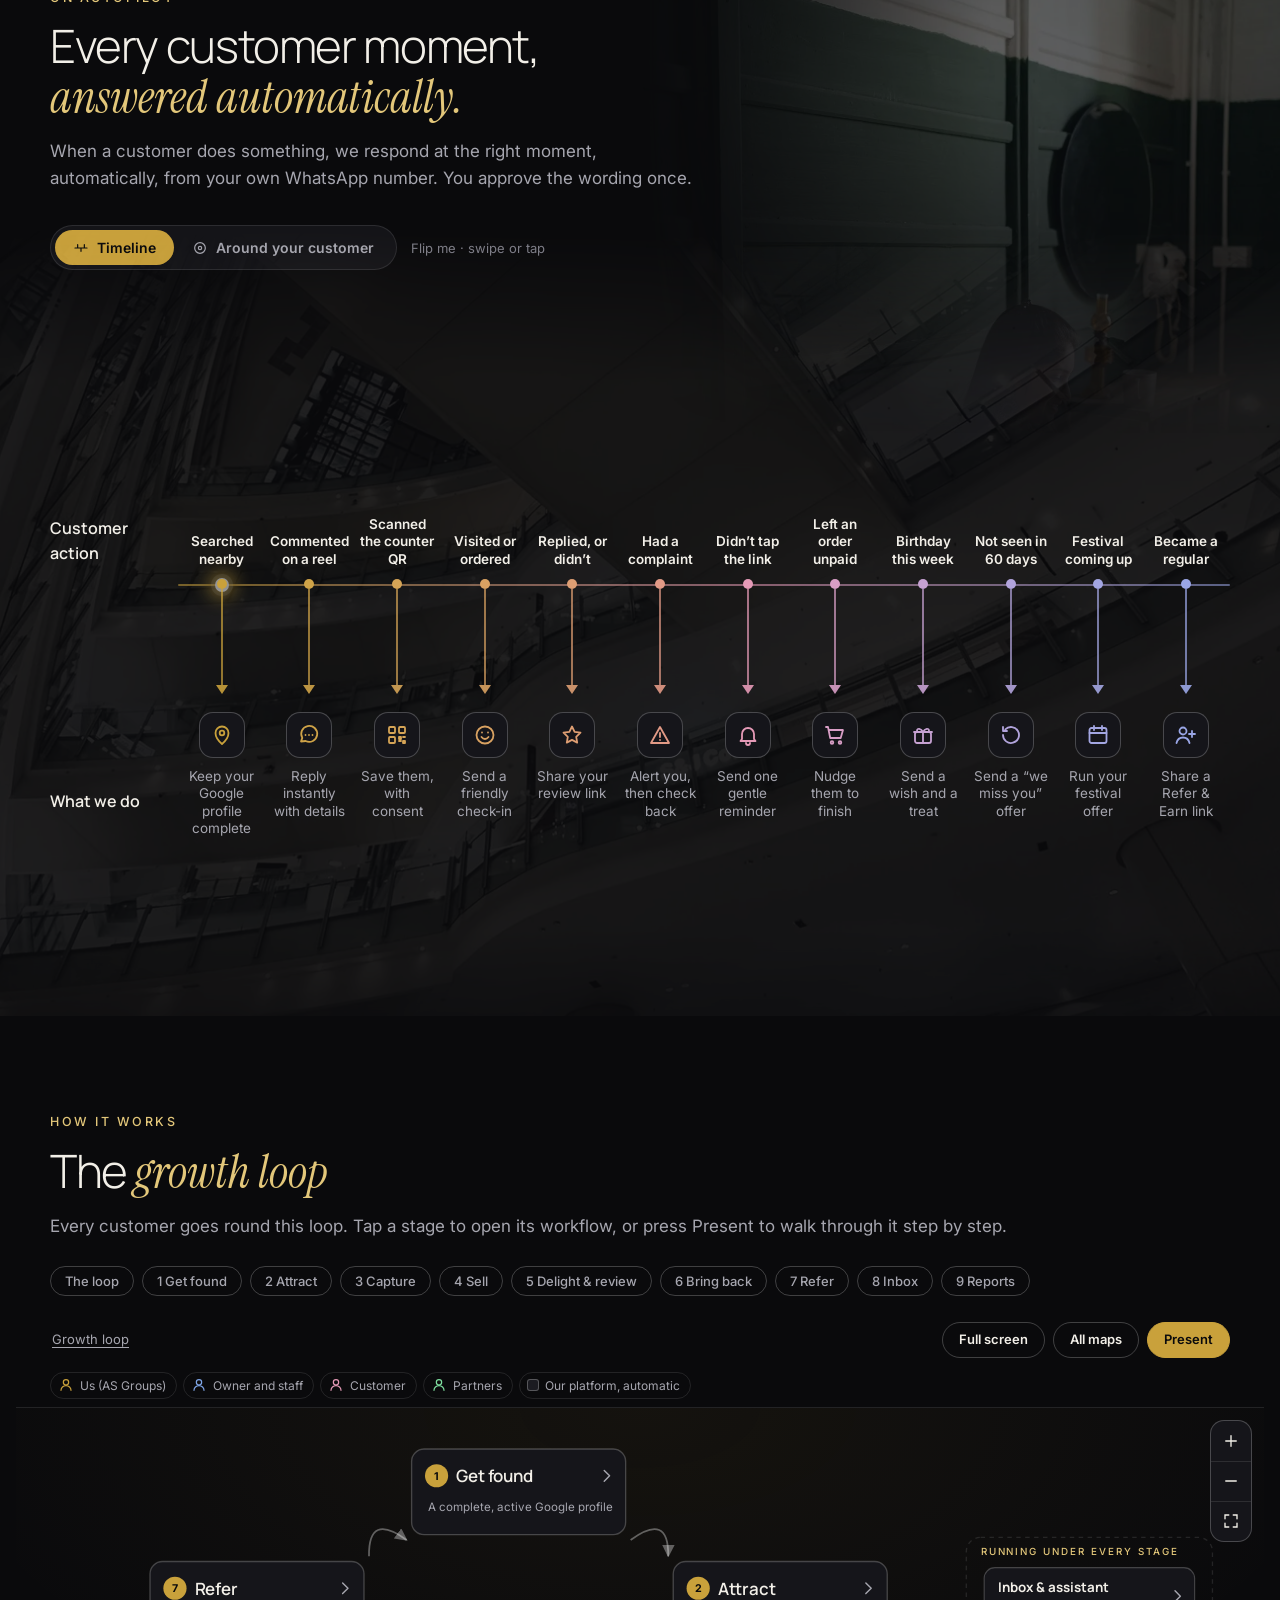
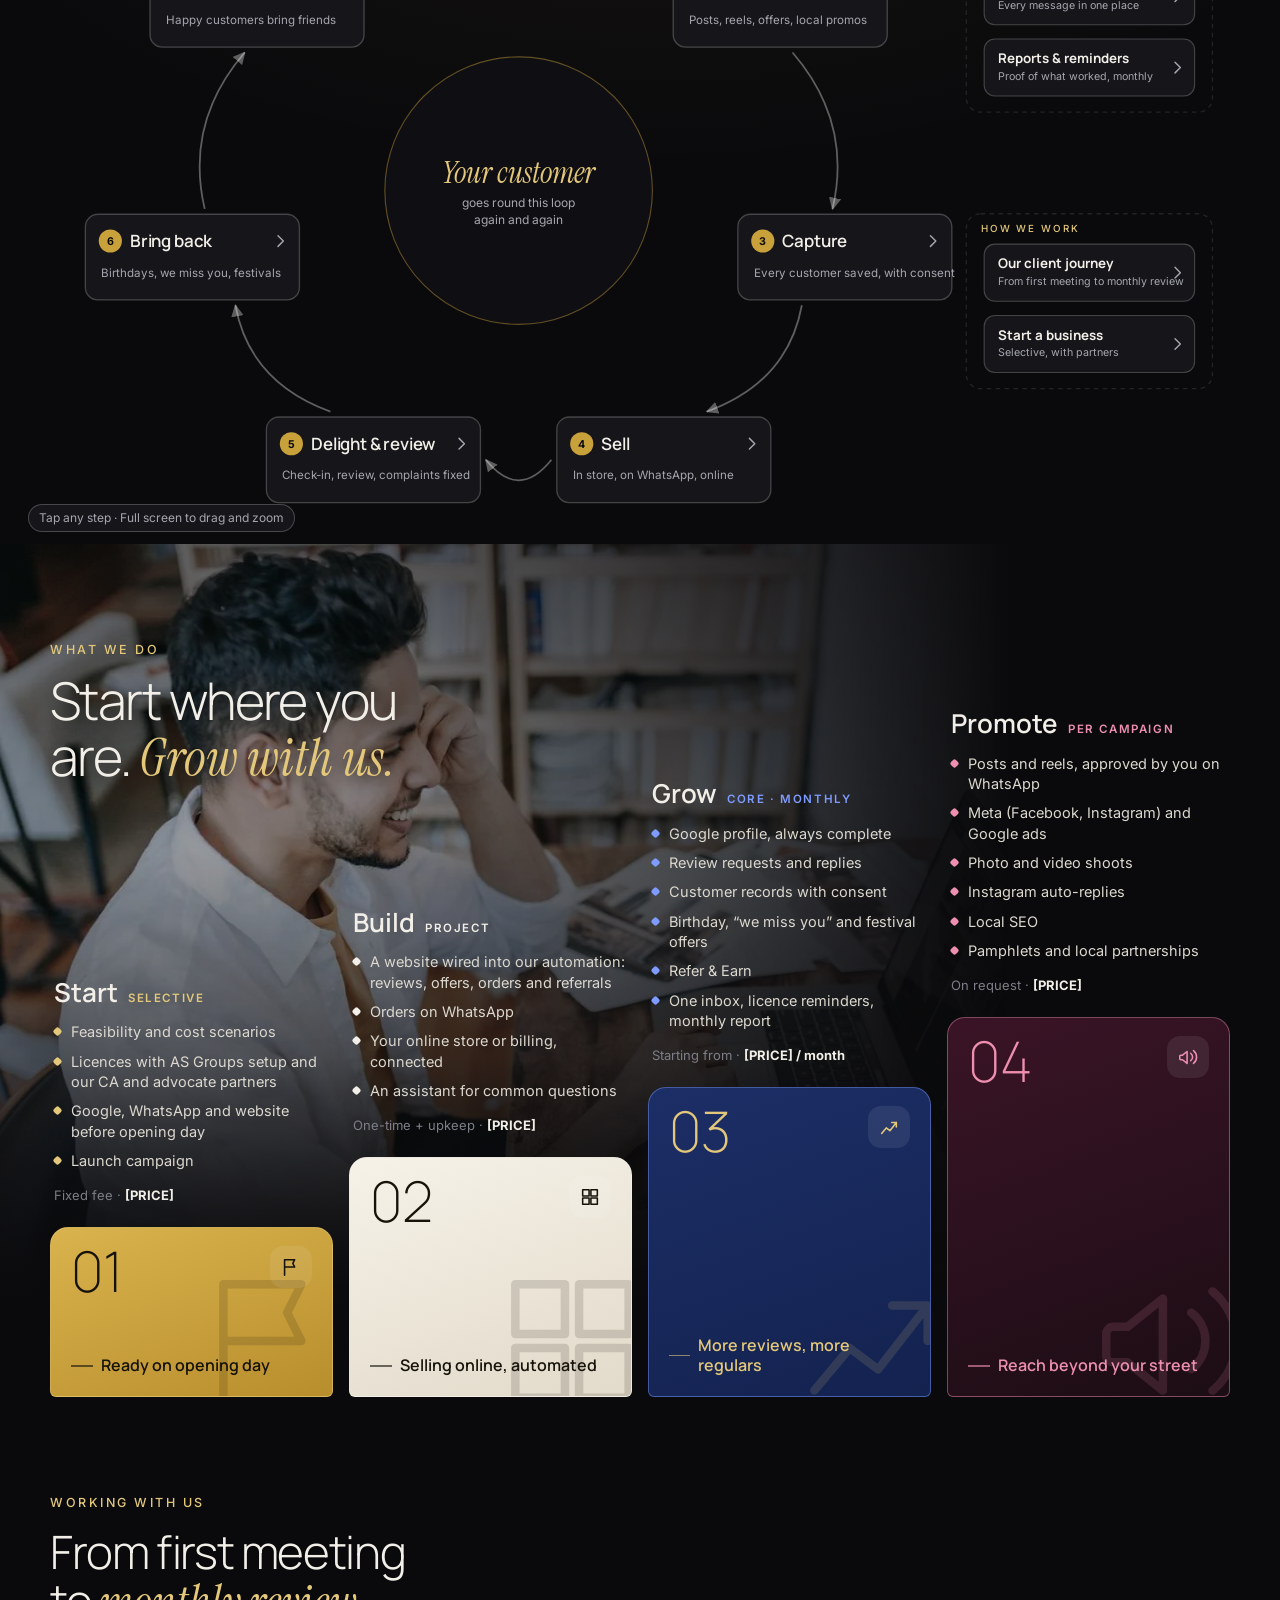
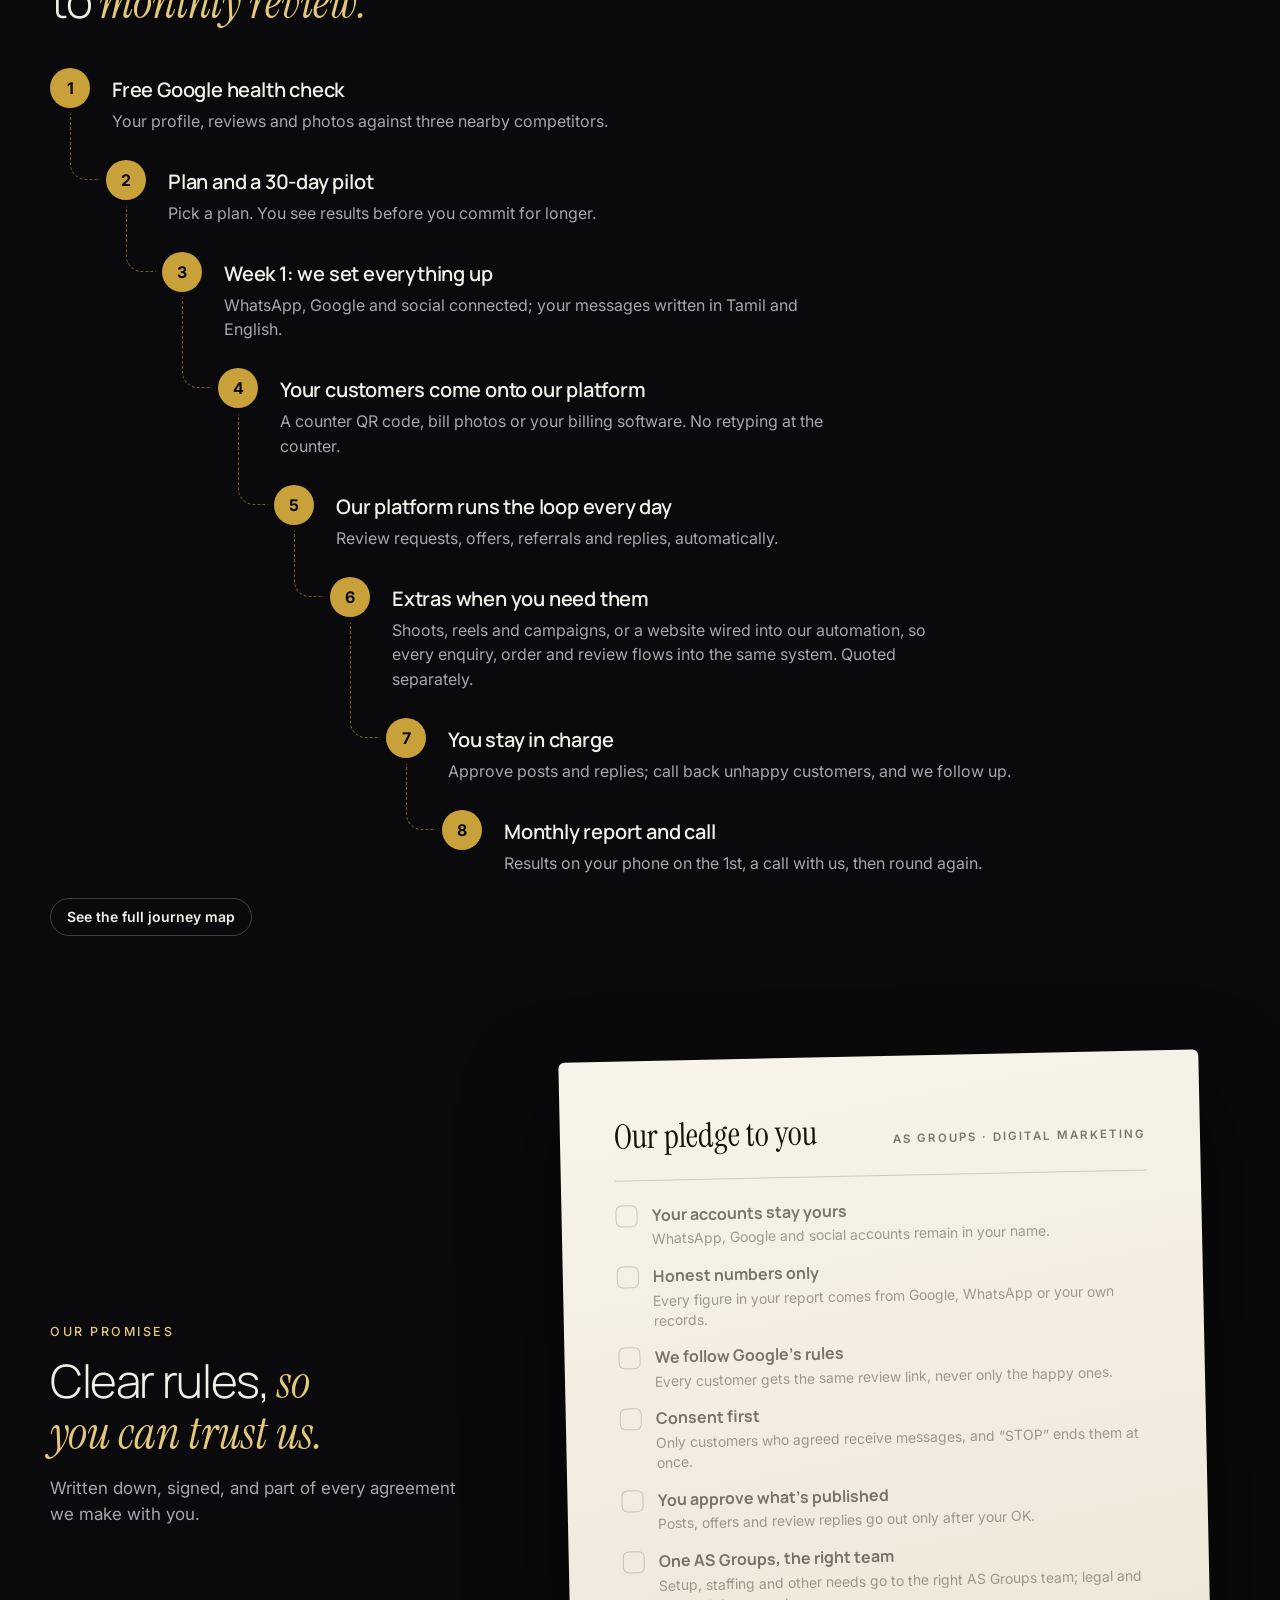
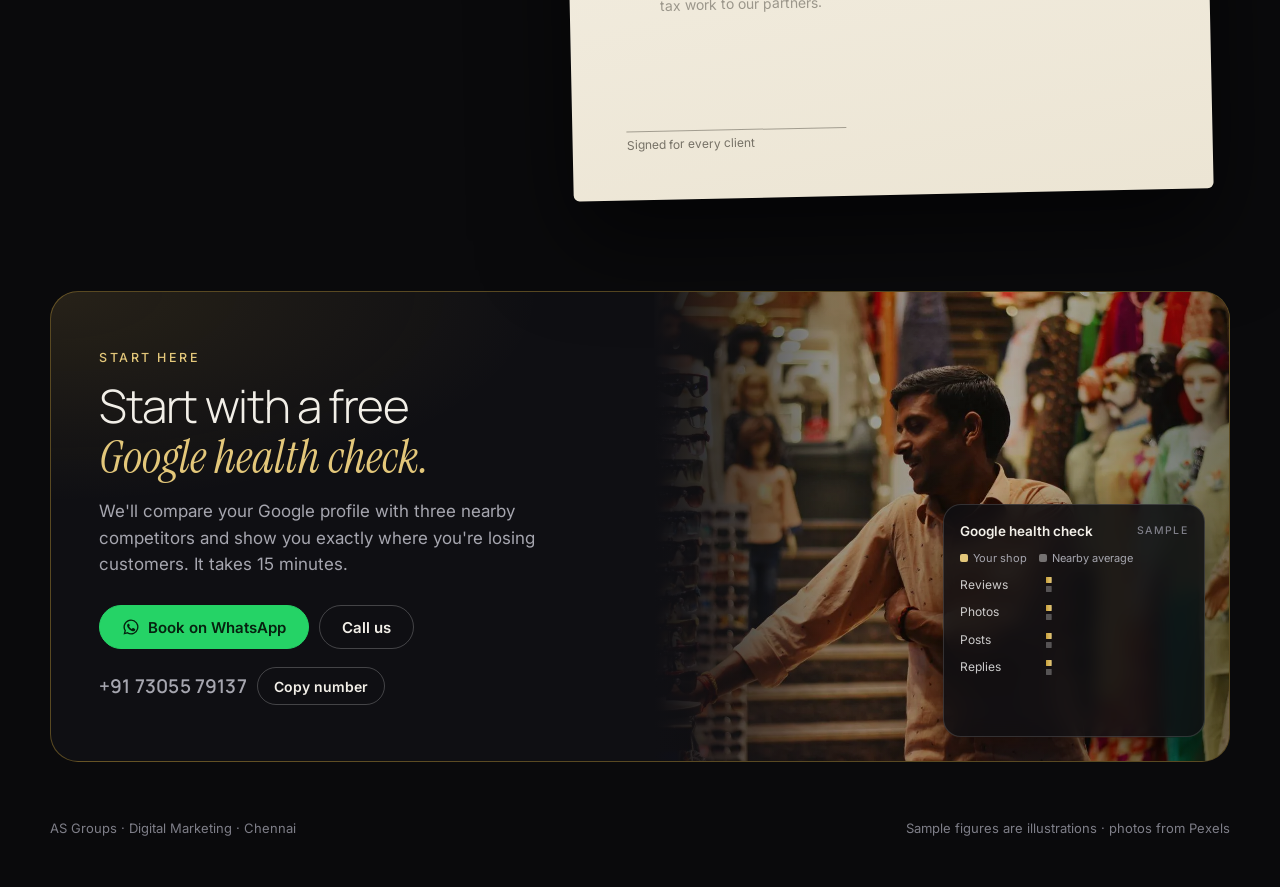
<file: digital-marketing/growth.html>
<!DOCTYPE html>
<html lang="en">
<head>
<meta charset="utf-8">
<meta name="viewport" content="width=device-width, initial-scale=1">
<title>Digital Marketing: how we grow your business — AS Groups</title>
<meta name="description" content="More reviews, more regulars and more referrals across Google, WhatsApp and social media, run on our own platform, with a monthly review together.">
<meta name="theme-color" content="#0A0A0C">
<link rel="icon" href="/assets/img/favicon.png">
<style>
.pback{position:relative;overflow:hidden;isolation:isolate;display:inline-flex;align-items:center;gap:6px;height:36px;padding:0 16px 0 11px;margin-right:14px;border-radius:999px;background:#C9A13B;color:#0A0A0C;font:600 13.5px Inter,sans-serif;text-decoration:none;white-space:nowrap;animation:pbPulse 2.6s ease-out infinite;transition:background .25s}
.pback::after{content:'';position:absolute;inset:0;z-index:-1;background:linear-gradient(110deg,transparent 30%,rgba(255,255,255,.55) 50%,transparent 70%);transform:translateX(-120%);animation:pbShine 3.2s ease-in-out infinite}
.pback svg{width:16px;height:16px;fill:none;stroke:currentColor;stroke-width:2.2;stroke-linecap:round;stroke-linejoin:round;transition:transform .25s}
.pback:hover{background:#E3C77A;color:#0A0A0C}
.pback:hover svg{transform:translateX(-3px)}
@keyframes pbPulse{0%{box-shadow:0 0 0 0 rgba(227,199,122,.55),0 0 20px rgba(201,161,59,.35)}70%{box-shadow:0 0 0 12px rgba(227,199,122,0),0 0 26px rgba(201,161,59,.45)}100%{box-shadow:0 0 0 0 rgba(227,199,122,0),0 0 20px rgba(201,161,59,.35)}}
@keyframes pbShine{0%,55%{transform:translateX(-120%)}85%,100%{transform:translateX(120%)}}
@media (max-width:899px){.pback{width:36px;padding:0;justify-content:center;margin-right:10px}.pback span{display:none}}
@media (prefers-reduced-motion:reduce){.pback,.pback::after{animation:none}}
</style>

<link rel="preconnect" href="https://fonts.googleapis.com">
<link rel="preconnect" href="https://fonts.gstatic.com" crossorigin>
<link rel="stylesheet" href="https://fonts.googleapis.com/css2?family=Inter:wght@400;500;600&family=Manrope:wght@200;300;400;600;700&family=Instrument+Serif:ital@0;1&display=swap">
<style>

/* Layout: full-height app. Header + view title + legend on top, a pan/zoom stage below, a caption card floating at the bottom of the stage. */
/* Theme: AS Groups (near-black, gold accent, Manrope light display, Instrument Serif italic accent, Inter body). Single dark look by choice. */
:root{
  --bg:#0A0A0C; --bg-2:#0F0F13; --surface:#15151A; --surface-2:#1B1B21; --ink:#F2EFE8; --muted:#A6A6AF; --muted-2:#7E7E88;
  --line:rgba(255,255,255,.10); --line-strong:rgba(255,255,255,.22); --edge:rgba(255,255,255,.34); --chip:#1B1B21;
  --gold:#C9A13B; --gold-light:#E3C77A; --gold-soft:rgba(201,161,59,.12); --on-gold:#0A0A0C;
  --us-s:#C9A13B; --us-t:rgba(201,161,59,.13);
  --owner-s:#7FA6E8; --owner-t:rgba(127,166,232,.13);
  --orbit-s:rgba(255,255,255,.26); --orbit-t:#1B1B21;
  --partner-s:#7FE0A0; --partner-t:rgba(127,224,160,.09);
  --customer-s:#E59AB7; --customer-t:rgba(229,154,183,.12);
  --ring:#E3C77A; --badge-bg:#C9A13B; --badge-fg:#0A0A0C;
  --font:"Inter", ui-sans-serif, system-ui, -apple-system, "Segoe UI", sans-serif;
  --display:"Manrope", "Inter", system-ui, sans-serif;
  --serif:"Instrument Serif", Georgia, serif;
  --mono:"Inter", ui-sans-serif, system-ui, sans-serif;
  color-scheme:dark;
}
*,*::before,*::after{box-sizing:border-box}
body{margin:0;background:var(--bg);color:var(--ink);font-family:var(--font);font-size:16px;line-height:1.55;-webkit-font-smoothing:antialiased}
body.lock{overflow:hidden}
button{font:inherit;color:inherit}
.mapapp{display:grid;grid-template-rows:auto auto auto minmax(0,1fr);height:clamp(600px,84vh,880px);border:1px solid var(--line-strong);border-radius:22px;overflow:hidden;background:var(--bg);font-size:14px;line-height:1.45}
.mapapp.full{position:fixed;inset:0;height:auto;z-index:50;border-radius:0;border:0;padding-top:env(safe-area-inset-top,0px);padding-bottom:env(safe-area-inset-bottom,0px)}
.mapapp:not(.full) #svg{touch-action:pan-y}
.pad{padding-left:max(16px, env(safe-area-inset-left, 0px));padding-right:max(16px, env(safe-area-inset-right, 0px))}
.bar{display:flex;align-items:center;gap:12px;flex-wrap:wrap;padding-block:12px;border-bottom:1px solid var(--line);background:var(--bg)}
.brand{display:flex;align-items:center;gap:8px;font-family:var(--display);font-weight:700;font-size:16px;letter-spacing:-0.01em}
.logo{width:20px;height:20px;border-radius:50%;border:1.5px solid var(--gold);position:relative;flex:none}
.logo::after{content:"";position:absolute;width:6px;height:6px;border-radius:50%;background:var(--gold);top:-4px;left:5px}
.brand-sub{font-family:var(--serif);font-style:italic;font-weight:400;font-size:18px;color:var(--gold-light)}
.crumbs{display:flex;align-items:center;gap:6px;min-width:0;font-size:13px;color:var(--muted)}
.crumb{border:0;background:none;padding:4px 2px;cursor:pointer;color:var(--muted);text-decoration:underline;text-underline-offset:3px}
.crumb:hover{color:var(--ink)}
#crumb-cur{color:var(--ink);white-space:nowrap;overflow:hidden;text-overflow:ellipsis}
.actions{margin-left:auto;display:flex;gap:8px}
.btn{display:inline-flex;align-items:center;gap:6px;height:36px;padding:0 16px;border-radius:999px;border:1px solid var(--line-strong);background:transparent;font-weight:600;font-size:13px;cursor:pointer}
.btn:hover{background:var(--chip)}
.btn.primary{background:var(--gold);border-color:var(--gold);color:var(--on-gold)}
.btn.primary:hover{opacity:.9}
.btn:focus-visible,.crumb:focus-visible,.zbtn:focus-visible,.item:focus-visible{outline:2px solid var(--gold-light);outline-offset:2px}
.btn:disabled{opacity:.4;cursor:default}
.viewhead{padding-block:12px 4px;display:flex;flex-direction:column;gap:2px}
.eyebrow{font-size:12px;font-weight:500;letter-spacing:2.5px;text-transform:uppercase;color:var(--gold-light)}
#vtitle{margin:2px 0 0;font-family:var(--display);font-size:30px;font-weight:300;letter-spacing:-0.03em;line-height:1.1;text-wrap:balance}
#vtitle em{font-family:var(--serif);font-style:italic;font-weight:400;color:var(--gold-light);letter-spacing:0}
#vsum{margin:0;color:var(--muted);font-size:13.5px;max-width:72ch}
.legend{display:flex;gap:6px;overflow-x:auto;padding-block:8px;scrollbar-width:none}
.legend::-webkit-scrollbar{display:none}
.lchip{display:inline-flex;align-items:center;gap:6px;flex:none;font-size:12px;color:var(--muted);padding:4px 10px 4px 7px;border-radius:999px;border:1px solid var(--line)}
.sw{width:12px;height:12px;border-radius:3px;border:1.5px solid;flex:none}
.sw.us{background:var(--us-t);border-color:var(--us-s)}
.sw.owner{background:var(--owner-t);border-color:var(--owner-s)}
.sw.orbit{background:var(--orbit-t);border-color:var(--orbit-s)}
.sw.partner{background:var(--partner-t);border-color:var(--partner-s);border-style:dashed}
.sw.customer{background:var(--customer-t);border-color:var(--customer-s)}
.stage{position:relative;overflow:hidden;min-height:0;border-top:1px solid var(--line);background:radial-gradient(1200px 600px at 50% 0%, rgba(201,161,59,.06), transparent 60%), var(--bg)}
#svg{position:absolute;inset:0;width:100%;height:100%;touch-action:none;cursor:grab;user-select:none;-webkit-user-select:none}
#svg.dragging{cursor:grabbing}
#world{transition:opacity .18s ease}
#world.fading{opacity:0}
/* diagram */
.box{stroke-width:1.5}
.who-us .box{fill:var(--us-t);stroke:var(--us-s)}
.who-owner .box{fill:var(--owner-t);stroke:var(--owner-s)}
.who-orbit .box{fill:var(--orbit-t);stroke:var(--orbit-s)}
.who-partner .box{fill:var(--partner-t);stroke:var(--partner-s);stroke-dasharray:6 4}
.who-customer .box{fill:var(--customer-t);stroke:var(--customer-s)}
.node{cursor:pointer;transition:opacity .25s ease}
.hit{fill:transparent;stroke:none}
.av{stroke-width:1.75}
.glyph{fill:none;stroke-width:1.75;stroke-linecap:round}
.who-us .av{fill:var(--us-t);stroke:var(--us-s)} .who-us .glyph{stroke:var(--us-s)}
.who-owner .av{fill:var(--owner-t);stroke:var(--owner-s)} .who-owner .glyph{stroke:var(--owner-s)}
.who-partner .av{fill:var(--partner-t);stroke:var(--partner-s);stroke-dasharray:4 3} .who-partner .glyph{stroke:var(--partner-s)}
.who-customer .av{fill:var(--customer-t);stroke:var(--customer-s)} .who-customer .glyph{stroke:var(--customer-s)}
.pico{width:16px;height:16px;flex:none;fill:none;stroke-width:1.8;stroke-linecap:round}
.pico.us{stroke:var(--us-s)} .pico.owner{stroke:var(--owner-s)} .pico.partner{stroke:var(--partner-s)} .pico.customer{stroke:var(--customer-s)}
.node:focus{outline:none}
.node:focus-visible .ring{stroke:var(--us-s);opacity:1}
.nt{font-family:var(--display);font-size:15px;font-weight:700;fill:var(--ink)}
.ns{font-size:12.5px;fill:var(--muted)}
.ring{fill:none;stroke:var(--ring);stroke-width:2.5;opacity:0;transition:opacity .2s ease}
.node.focus .ring{opacity:1}
.node.dim{opacity:.16}
.go{fill:none;stroke:var(--muted);stroke-width:1.6;stroke-linecap:round;stroke-linejoin:round}
.edge path.ln{fill:none;stroke:var(--edge);stroke-width:1.5;stroke-linejoin:round}
.edge{transition:opacity .25s ease}
.edge.dim{opacity:.1}
.elabel rect{fill:var(--bg)}
.elabel text{font-size:11.5px;fill:var(--muted);font-weight:500}
.arrowhead{fill:var(--edge)}
.stagebox{fill:var(--surface);stroke:var(--line-strong);stroke-width:1.5}
.st{font-family:var(--display);font-size:19px;font-weight:600;fill:var(--ink);letter-spacing:-0.01em}
.ss{font-size:13px;fill:var(--muted)}
.badge{fill:var(--badge-bg)}
.badge-t{font-size:12px;fill:var(--badge-fg);font-weight:700}
.disc{fill:var(--bg-2);stroke:var(--gold);stroke-opacity:.45;stroke-width:1.25}
.disc-t{font-family:var(--serif);font-style:italic;font-size:34px;fill:var(--gold-light)}
.disc-s{font-size:13.5px;fill:var(--muted)}
.band{fill:none;stroke:var(--line);stroke-width:1.5;stroke-dasharray:5 5}
.band-t{font-size:11px;font-weight:500;letter-spacing:2.2px;fill:var(--gold-light)}
.pillbox{fill:var(--surface);stroke:var(--line-strong);stroke-width:1.25}
.pt{font-family:var(--display);font-size:15px;font-weight:700;fill:var(--ink)}
.ps{font-size:12px;fill:var(--muted)}
/* zoom controls */
.zoom{position:absolute;top:12px;right:max(12px, env(safe-area-inset-right, 0px));display:flex;flex-direction:column;border:1px solid var(--line-strong);border-radius:14px;background:var(--surface);overflow:hidden;z-index:2}
.zbtn{width:40px;height:40px;border:0;background:none;cursor:pointer;display:flex;align-items:center;justify-content:center;color:var(--ink)}
.zbtn+.zbtn{border-top:1px solid var(--line)}
.zbtn:hover{background:var(--chip)}
.zbtn svg{width:18px;height:18px;fill:none;stroke:currentColor;stroke-width:1.8;stroke-linecap:round}
.hint{position:absolute;left:max(12px, env(safe-area-inset-left, 0px));bottom:max(12px, env(safe-area-inset-bottom, 0px));font-size:12px;color:var(--muted);background:var(--surface);border:1px solid var(--line-strong);border-radius:999px;padding:4px 10px;z-index:2;pointer-events:none}
/* caption card */
.card{position:absolute;left:max(12px, env(safe-area-inset-left, 0px));right:max(12px, env(safe-area-inset-right, 0px));bottom:max(12px, env(safe-area-inset-bottom, 0px));margin:0 auto;max-width:600px;background:var(--surface);border:1px solid var(--line-strong);border-radius:18px;padding:16px 18px;box-shadow:0 16px 40px rgba(0,0,0,.5);z-index:3;display:flex;flex-direction:column;gap:8px}
.card-top{display:flex;align-items:center;gap:8px;flex-wrap:wrap}
.count{font-size:12px;font-weight:600;letter-spacing:1.5px;color:var(--gold-light)}
.whochip{display:inline-flex;align-items:center;gap:5px;font-size:11.5px;color:var(--muted);border:1px solid var(--line);border-radius:999px;padding:2px 8px 2px 5px}
.whochip .sw{width:10px;height:10px}
.xbtn{margin-left:auto;border:0;background:none;cursor:pointer;width:32px;height:32px;border-radius:8px;display:flex;align-items:center;justify-content:center;color:var(--muted)}
.xbtn:hover{background:var(--chip);color:var(--ink)}
.xbtn svg{width:16px;height:16px;fill:none;stroke:currentColor;stroke-width:1.8;stroke-linecap:round}
#ctitle{margin:0;font-family:var(--display);font-size:19px;font-weight:600;letter-spacing:-0.015em}
#ctext{margin:0;font-size:14px;color:var(--ink);line-height:1.5}
.card-nav{display:flex;gap:8px;flex-wrap:wrap;align-items:center}
.card-nav .spacer{flex:1}
/* sheet */
.sheet{position:fixed;inset:0;z-index:10;display:flex;justify-content:flex-end;background:rgba(0,0,0,.6)}
.panel{width:min(420px,100%);height:100%;background:var(--surface);border-left:1px solid var(--line);overflow-y:auto;padding-block:max(16px, env(safe-area-inset-top, 0px)) max(24px, env(safe-area-inset-bottom, 0px));padding-left:20px;padding-right:max(20px, env(safe-area-inset-right, 0px));display:flex;flex-direction:column;gap:18px}
.panel-h{display:flex;align-items:center;justify-content:space-between}
.panel-h h2{margin:0;font-family:var(--display);font-size:22px;font-weight:300;letter-spacing:-0.02em}
.group h3{margin:0 0 6px;font-size:11.5px;letter-spacing:2.2px;text-transform:uppercase;color:var(--gold-light);font-weight:500}
.item{display:grid;grid-template-columns:34px minmax(0,1fr);gap:10px;align-items:start;width:100%;text-align:left;border:0;background:none;padding:10px 8px;border-radius:10px;cursor:pointer}
.item:hover{background:var(--chip)}
.item.on{background:var(--chip)}
.inum{font-family:var(--serif);font-style:italic;font-size:20px;line-height:1;color:var(--gold)}
.it{font-family:var(--display);font-weight:600;font-size:15px;display:block}
.is{font-size:12.5px;color:var(--muted);display:block}
@media (max-width:640px){
  .brand-sub{display:none}
  #crumb-sep,#crumb-cur{display:none}
  .bar{flex-wrap:nowrap;gap:8px}
  .btn{padding:0 10px}
  #vtitle{font-size:24px}
  #vsum{font-size:13px}
  .card{padding:12px 14px}
  #ctext{font-size:13.5px}
}
@media (prefers-reduced-motion: reduce){ #world,.node,.edge,.ring{transition:none} }

/* ---------- page ---------- */
[hidden]{display:none !important}
body::before{content:"";position:fixed;inset:0 0 auto;height:env(safe-area-inset-top,0px);z-index:40;background:var(--bg)}
.gut{padding-left:max(16px, env(safe-area-inset-left, 0px));padding-right:max(16px, env(safe-area-inset-right, 0px))}
.wrap{max-width:1180px;margin:0 auto}
.pnav{position:sticky;top:env(safe-area-inset-top,0px);z-index:30;background:rgba(10,10,12,.82);backdrop-filter:blur(10px);-webkit-backdrop-filter:blur(10px);border-bottom:1px solid var(--line)}
.pnav .wrap{display:flex;align-items:center;gap:20px;padding-block:12px}
.pbrand small{font-family:var(--font);font-weight:500;font-size:13px;color:var(--gold-light);letter-spacing:.2px;padding-left:9px;margin-left:1px;border-left:1px solid var(--line-strong)}
@media (max-width:520px){.pbrand small{display:none}}
.pbrand{display:flex;align-items:center;gap:9px;white-space:nowrap;font-family:var(--display);font-weight:700;font-size:16px;color:var(--ink);text-decoration:none}
.plinks{display:flex;gap:22px;margin-left:auto}
.plinks a{color:var(--muted);text-decoration:none;font-size:14px}
.plinks a:hover{color:var(--ink)}
.pill{display:inline-flex;align-items:center;justify-content:center;gap:8px;height:44px;padding:0 22px;border-radius:999px;font:600 15px var(--font);text-decoration:none;cursor:pointer;border:1px solid var(--line-strong);background:transparent;color:var(--ink);white-space:nowrap}
.pill:hover{border-color:var(--ink)}
.pill.g{background:var(--gold);border-color:var(--gold);color:var(--on-gold)}
.pill.g:hover{background:var(--gold-light);border-color:var(--gold-light)}
.pill.sm{height:38px;padding:0 16px;font-size:14px}
.pill:focus-visible,.plinks a:focus-visible,.jump:focus-visible{outline:2px solid var(--gold-light);outline-offset:3px}
.eyb{font-size:12.5px;font-weight:500;letter-spacing:2.5px;text-transform:uppercase;color:var(--gold-light);margin:0 0 14px}
.h2{font-family:var(--display);font-weight:300;font-size:clamp(30px,4.2vw,46px);line-height:1.08;letter-spacing:-0.03em;margin:0;text-wrap:balance;max-width:20ch}
.h2 em,.hero h1 em{font-family:var(--serif);font-style:italic;font-weight:400;color:var(--gold-light);letter-spacing:0}
.lede{color:var(--muted);font-size:17px;max-width:60ch;margin:16px 0 0}
section.ps{padding-block:96px 0}
/* hero */
.hero{position:relative;overflow:hidden;padding-block:110px 110px}
.hero .core{text-align:center;min-width:0}
.hero h1{font-family:var(--display);font-weight:200;font-size:clamp(40px,6.4vw,76px);line-height:1.02;letter-spacing:-0.04em;margin:0;text-wrap:balance}
.hero .lede{margin:22px auto 0;font-size:18px}
.hero .ctas{display:flex;gap:12px;justify-content:center;flex-wrap:wrap;margin-top:34px}
/* hero reels (motion measured from Mobbin's Finance+ section: 5 stations on an arc, one step every 2.3s) */
.hero-row{display:flex;align-items:center;justify-content:center;gap:clamp(28px,4.5vw,72px);max-width:1180px;margin:0 auto;position:relative;z-index:2}
.hero .core{flex:0 1 720px}
.reel{--k:1;flex:none;position:relative;isolation:isolate;width:calc(141.6px*var(--k));height:calc(318.4px*var(--k))}
.reel-in{position:absolute;left:0;top:0;width:141.6px;height:318.4px;transform:scale(var(--k));transform-origin:0 0}
.ri{position:absolute;left:0;top:0;width:99.2px;height:99.2px;border-radius:24px;display:flex;align-items:center;justify-content:center;transform-origin:0 0;will-change:transform,opacity,filter;box-shadow:0 14px 30px rgba(0,0,0,.42), inset 0 1px 0 rgba(255,255,255,.18)}
.ri.anim{transition:transform .62s cubic-bezier(.16,1,.3,1),filter .62s cubic-bezier(.16,1,.3,1),opacity .62s cubic-bezier(.16,1,.3,1)}
.ri svg{width:44px;height:44px;fill:none;stroke-width:1.9;stroke-linecap:round;stroke-linejoin:round}
.c-gold{background:#C9A13B}.c-gold svg{stroke:#0A0A0C}
.c-navy{background:#13224F}.c-navy svg{stroke:#E3C77A}
.c-green{background:#1F8A57}.c-green svg{stroke:#FFFFFF}
.c-rose{background:#C2417A}.c-rose svg{stroke:#FFFFFF}
.c-blue{background:#3B63D6}.c-blue svg{stroke:#FFFFFF}
.c-cream{background:#F2EFE8}.c-cream svg{stroke:#13224F}
.c-dark{background:#1B1B21;border:1px solid var(--line-strong)}.c-dark svg{stroke:#E3C77A}
@media (max-width:1120px){.reel{--k:.8}}
@media (max-width:899px){
  .hero-row{flex-direction:column;gap:28px}
  .hero .core{flex:none}
  .reel{--k:.75;width:calc(318.4px*var(--k));height:calc(141.6px*var(--k))}
  .reel-in{width:318.4px;height:141.6px}
}
@media (max-width:900px){
  .hero{padding-block:64px 72px}
  .plinks{display:none}
}
/* why */
.three{display:grid;grid-template-columns:repeat(3,minmax(0,1fr));gap:16px;margin-top:44px}
@media (max-width:900px){.three{grid-template-columns:minmax(0,1fr)}}
.ocard{background:var(--surface);border:1px solid var(--line);border-radius:22px;padding:26px 24px}
.onum{font-family:var(--serif);font-style:italic;font-size:30px;color:var(--gold);line-height:1}
.ocard h3{font-family:var(--display);font-weight:600;font-size:21px;letter-spacing:-0.015em;margin:16px 0 8px}
.ocard p{margin:0;color:var(--muted);font-size:15px}

/* why: photo cards with live UI */
.why{display:grid;grid-template-columns:repeat(3,minmax(0,1fr));gap:18px;margin-top:44px}
.wcard{position:relative;height:540px;border-radius:24px;overflow:hidden;border:1px solid var(--line);background:#111;isolation:isolate;
  opacity:0;transform:translateY(28px);transition:opacity .8s cubic-bezier(.16,1,.3,1),transform .8s cubic-bezier(.16,1,.3,1)}
.wcard.vis{opacity:1;transform:none}
.why .wcard:nth-child(2){transition-delay:.12s}.why .wcard:nth-child(3){transition-delay:.24s}
.wph{position:absolute;inset:-2%;background:var(--img) var(--pos,center)/cover no-repeat;z-index:-2;transform:scale(1.04);animation:kb 22s ease-in-out infinite alternate;animation-play-state:paused}
.wcard.vis .wph{animation-play-state:running}
@keyframes kb{from{transform:scale(1.04) translate(0,0)}to{transform:scale(1.16) translate(-2%,-1.5%)}}
.wcard::after{content:"";position:absolute;inset:0;z-index:-1;background:linear-gradient(180deg,rgba(10,10,12,.55) 0%,rgba(10,10,12,.05) 30%,rgba(10,10,12,.15) 48%,rgba(10,10,12,.92) 72%,#0A0A0C 100%)}
.wtxt{position:absolute;left:0;right:0;bottom:0;padding:24px 24px 26px}
.wnum{width:40px;height:40px;border-radius:50%;border:1.5px solid var(--gold);color:var(--gold-light);display:grid;place-items:center;font:600 17px var(--display);background:rgba(10,10,12,.35);backdrop-filter:blur(6px);-webkit-backdrop-filter:blur(6px);box-shadow:0 0 0 5px rgba(201,161,59,.12)}
.wtxt h3{font-family:var(--display);font-weight:600;font-size:23px;letter-spacing:-0.015em;margin:14px 0 6px;color:#fff}
.wtxt p{margin:0;color:rgba(255,255,255,.78);font-size:15px;line-height:1.5}
.wui{position:absolute;left:18px;right:18px;top:18px;display:flex;flex-direction:column;gap:8px;font-size:13.5px;line-height:1.35}
.bub{max-width:82%;padding:9px 12px;border-radius:16px;box-shadow:0 10px 24px rgba(0,0,0,.35);opacity:0}
.bub.o{align-self:flex-start;background:#1F2C34;color:#E9EDEF;border-bottom-left-radius:5px}
.bub.c{align-self:flex-end;background:#005C4B;color:#E9EDEF;border-bottom-right-radius:5px}
.bub small{display:block;font-size:11px;opacity:.65;margin-bottom:2px}
.gchip{align-self:flex-start;display:flex;align-items:center;gap:10px;background:#fff;color:#1b1b1f;border-radius:14px;padding:9px 12px;box-shadow:0 12px 28px rgba(0,0,0,.4);opacity:0;font-weight:600}
.gchip .gl{width:26px;height:26px;border-radius:50%;background:conic-gradient(#EA4335 0 25%,#FBBC05 0 50%,#34A853 0 75%,#4285F4 0);display:grid;place-items:center}
.gchip .gl::after{content:"G";width:18px;height:18px;border-radius:50%;background:#fff;display:grid;place-items:center;font:700 12px var(--font);color:#4285F4}
.stars{display:flex;gap:2px}
.stars i{width:14px;height:14px;background:#d9d9de;clip-path:polygon(50% 0,61% 35%,98% 35%,68% 57%,79% 91%,50% 70%,21% 91%,32% 57%,2% 35%,39% 35%)}
.gchip small{display:block;font-weight:500;font-size:11.5px;color:#5f6368}
.run .wui *{animation-play-state:paused}
.wcard.vis .wui *{animation-play-state:running}
/* card 1 loop: question, answer, review */
.r1{animation:r1 7s infinite}.r2{animation:r2 7s infinite}.r3{animation:r3 7s infinite}
.r3 .stars i{animation:st 7s infinite}
.r3 .stars i:nth-child(2){animation-name:st2}.r3 .stars i:nth-child(3){animation-name:st3}.r3 .stars i:nth-child(4){animation-name:st4}.r3 .stars i:nth-child(5){animation-name:st5}
@keyframes r1{0%,4%{opacity:0;transform:translateY(10px)}9%,88%{opacity:1;transform:none}96%,100%{opacity:0}}
@keyframes r2{0%,20%{opacity:0;transform:translateY(10px)}26%,88%{opacity:1;transform:none}96%,100%{opacity:0}}
@keyframes r3{0%,38%{opacity:0;transform:translateY(10px) scale(.96)}45%,88%{opacity:1;transform:none}96%,100%{opacity:0}}
@keyframes st{0%,48%{background:#d9d9de}50%,100%{background:#FBBC05}}
@keyframes st2{0%,51%{background:#d9d9de}53%,100%{background:#FBBC05}}
@keyframes st3{0%,54%{background:#d9d9de}56%,100%{background:#FBBC05}}
@keyframes st4{0%,57%{background:#d9d9de}59%,100%{background:#FBBC05}}
@keyframes st5{0%,60%{background:#d9d9de}62%,100%{background:#FBBC05}}
/* card 2: rotating WhatsApp offers */
.rot{position:relative;height:96px}
.rot .bub{position:absolute;left:0;top:0;max-width:92%;animation:rot 9s infinite}
.rot .bub:nth-child(2){animation-delay:3s}.rot .bub:nth-child(3){animation-delay:6s}
@keyframes rot{0%{opacity:0;transform:translateY(14px)}5%,30%{opacity:1;transform:none}36%,100%{opacity:0;transform:translateY(-10px)}}
.wa{align-self:flex-start;display:inline-flex;align-items:center;gap:6px;font-size:11.5px;font-weight:600;letter-spacing:.3px;color:#fff;background:rgba(0,0,0,.45);border:1px solid rgba(255,255,255,.18);backdrop-filter:blur(6px);-webkit-backdrop-filter:blur(6px);border-radius:999px;padding:4px 10px}
.wa b{width:7px;height:7px;border-radius:50%;background:#25D366;animation:blink 1.6s infinite}
@keyframes blink{50%{opacity:.25}}
/* card 3: report */
.rep{align-self:flex-start;width:min(260px,100%);background:rgba(16,16,20,.82);backdrop-filter:blur(8px);-webkit-backdrop-filter:blur(8px);border:1px solid rgba(255,255,255,.14);border-radius:16px;padding:14px 14px 12px;color:#fff;box-shadow:0 14px 30px rgba(0,0,0,.4)}
.rep .rh{display:flex;justify-content:space-between;font-weight:600;font-size:13px;margin-bottom:10px}
.rep .rh span{color:var(--gold-light);font-weight:500;font-size:11.5px}
.rep .rbar{display:grid;grid-template-columns:96px 1fr;align-items:center;gap:8px;font-size:12px;color:rgba(255,255,255,.75);margin-top:7px}
.rep .rbar i{display:block;height:8px;border-radius:6px;background:linear-gradient(90deg,#C9A13B,#E3C77A);transform-origin:left;animation:grow 6s infinite cubic-bezier(.16,1,.3,1)}
.rep .rbar:nth-child(3) i{animation-delay:.25s}.rep .rbar:nth-child(4) i{animation-delay:.5s}
@keyframes grow{0%,8%{transform:scaleX(.05)}30%,90%{transform:scaleX(var(--w))}100%{transform:scaleX(.05)}}
.rep .sent{margin-top:11px;font-size:11.5px;color:#7FD8A6;display:flex;align-items:center;gap:6px}
@media (max-width:900px){
  .why{display:flex;overflow-x:auto;scroll-snap-type:x mandatory;gap:12px;margin-inline:-16px;padding:0 16px 6px;scrollbar-width:none}
  .why::-webkit-scrollbar{display:none}
  .wcard{flex:0 0 84%;height:500px;scroll-snap-align:center}
  .why .wcard:nth-child(n){transition-delay:0s}
}
.swipe{display:none;margin-top:12px;font-size:13px;color:var(--muted-2)}
@media (max-width:900px){.swipe{display:block}}
@media (prefers-reduced-motion: reduce){
  .wcard{opacity:1;transform:none;transition:none}.wph{animation:none}
  .wui *{animation:none!important;opacity:1!important;transform:none!important}
  .rot .bub:not(:first-child){display:none}.stars i{background:#FBBC05}.rep .rbar i{transform:scaleX(var(--w))}
}
/* journey flow: background photo + live motion */
#journeyflow{position:relative;overflow:hidden}
#journeyflow .wrap{position:relative;z-index:1}
.jfbg{position:absolute;top:0;right:0;width:min(52%,640px);height:640px;background:url(/assets/dm-growth/jf-bg.webp) center 22%/cover no-repeat;opacity:.36;
  -webkit-mask-image:linear-gradient(90deg,transparent 0%,#000 55%),linear-gradient(180deg,#000 30%,transparent 85%);-webkit-mask-composite:source-in;mask-image:linear-gradient(90deg,transparent 0%,#000 55%),linear-gradient(180deg,#000 30%,transparent 85%);mask-composite:intersect;pointer-events:none}
.jfrail{display:none}
.jfl{position:absolute;left:128px;right:0;top:69px;height:2px;background:linear-gradient(90deg,#C9A13B,#E59AB7 55%,#9AA6E6);border-radius:2px;opacity:.55}
.jfpulse{position:absolute;top:50%;left:0;width:14px;height:14px;margin:-7px 0 0 -7px;border-radius:50%;background:#fff;box-shadow:0 0 0 4px rgba(255,255,255,.12),0 0 18px 6px var(--pc,#C9A13B);transition:left .9s cubic-bezier(.65,0,.35,1),box-shadow .9s;opacity:0}
.jf.vis .jfpulse{opacity:1}
.jfi .jfic,.jfi .jfo,.jfi .jfa{transition:all .45s ease}
.jfi.act .jfic{border-color:var(--c);box-shadow:0 0 0 4px color-mix(in srgb,var(--c) 22%,transparent),0 10px 24px rgba(0,0,0,.4);transform:translateY(-3px);background:color-mix(in srgb,var(--c) 14%,var(--surface))}
.jfi.act .jfo{color:var(--ink)}
.jfi.act .jfa{color:var(--gold-light)}
.jf .jfi{opacity:0;transform:translateY(16px);transition:opacity .6s ease,transform .6s cubic-bezier(.16,1,.3,1)}
.jf.vis .jfi{opacity:1;transform:none}
@media (min-width:761px){.jf.vis .jfi{transition-delay:calc(var(--n)*70ms)}}
@media (max-width:760px){
  .jfbg{width:100%;height:420px;opacity:.28;-webkit-mask-image:linear-gradient(180deg,#000 30%,transparent 100%);mask-image:linear-gradient(180deg,#000 30%,transparent 100%)}
  .jfhead{display:none!important}
  .jfrow{position:relative;padding-left:28px!important}
  .jfrow::before{content:"";position:absolute;left:8px;top:8px;bottom:8px;width:2px;background:var(--line-strong);border-radius:2px}
  .jfl{display:none}
  .jfrail{display:block;position:absolute;left:8px;top:8px;width:2px;height:0;background:linear-gradient(180deg,#C9A13B,#E59AB7 55%,#9AA6E6);border-radius:2px;transition:height .25s linear}
  .jfi{display:grid!important;grid-template-columns:minmax(0,1fr) 40px!important;grid-template-areas:"a ." "o ic";row-gap:8px!important;column-gap:8px!important;padding:14px 0!important;border-bottom:0!important;position:relative}
  .jf .jfi{opacity:0;transform:translateX(18px)}
  .jfi .jfdot{display:block!important;z-index:1;position:absolute;left:-25px;top:24px;margin:0;width:12px;height:12px;box-shadow:0 0 0 4px var(--bg)}
  .jfa{grid-area:a;justify-self:start;text-align:left!important;background:rgba(255,255,255,.07);border:1px solid var(--line);border-radius:16px 16px 16px 5px;padding:8px 12px!important;font-size:15px}
  .jfa::before{content:"Customer";display:block;font-size:10.5px;letter-spacing:1.4px;text-transform:uppercase;color:var(--muted-2);font-weight:500;margin-bottom:2px}
  .jfarr{display:none!important}
  .jfic{grid-area:ic;width:40px!important;height:40px!important;border-radius:50%!important;align-self:end}
  .jfic svg{width:20px!important;height:20px!important}
  .jfo{grid-area:o;justify-self:end;text-align:left;background:color-mix(in srgb,var(--c) 16%,#15151a);border:1px solid color-mix(in srgb,var(--c) 45%,transparent);border-radius:16px 16px 5px 16px;padding:8px 12px!important;color:var(--ink)!important;font-size:15px;max-width:88%;opacity:0;transform:translateY(8px) scale(.96);transition:opacity .45s ease .35s,transform .45s cubic-bezier(.16,1,.3,1) .35s}
  .jfo::before{content:"We";display:block;font-size:10.5px;letter-spacing:1.4px;text-transform:uppercase;color:var(--c);font-weight:600;margin-bottom:2px}
  .jfi.in{opacity:1!important;transform:none!important}
  .jfi.in .jfo{opacity:1;transform:none}
  .jfi.act .jfic{transform:none}
}
@media (prefers-reduced-motion: reduce){.jf .jfi,.jfo{opacity:1!important;transform:none!important;transition:none!important}.jfpulse{display:none}}

/* animated underline */
.ul{position:relative;display:inline-block;white-space:nowrap}
.ul::after{content:"";position:absolute;left:0;right:0;bottom:-.06em;height:.09em;min-height:3px;border-radius:3px;background:linear-gradient(90deg,#C9A13B,#E3C77A);transform:scaleX(0);transform-origin:left}
.ul.go::after{animation:ulr 4.5s cubic-bezier(.65,0,.35,1) infinite}
@keyframes ulr{0%{transform:scaleX(0);transform-origin:left}28%,62%{transform:scaleX(1);transform-origin:left}63%{transform-origin:right}88%,100%{transform:scaleX(0);transform-origin:right}}
@media (prefers-reduced-motion: reduce){.ul::after{transform:scaleX(1)}.ul.go::after{animation:none}}

/* ===== moments: timeline <-> circle ===== */
.mtog{display:flex;align-items:center;gap:14px;flex-wrap:wrap;margin-top:34px}
.mseg{display:inline-flex;padding:4px;border-radius:999px;background:#141418;border:1px solid var(--line)}
.mseg button{all:unset;cursor:pointer;position:relative;overflow:hidden;display:inline-flex;align-items:center;gap:8px;padding:9px 18px;border-radius:999px;font:600 14px var(--font);color:var(--muted);transition:background .3s,color .3s}
.mseg button svg{width:16px;height:16px;fill:none;stroke:currentColor;stroke-width:1.8;stroke-linecap:round;stroke-linejoin:round}
.mseg button[aria-selected="true"]{background:var(--gold);color:#0A0A0C}
.mseg button:focus-visible{outline:2px solid var(--gold-light);outline-offset:2px}
.mseg button i{position:absolute;left:0;bottom:0;height:3px;width:0;background:rgba(10,10,12,.45)}
.mseg button.timing i{animation:mtime var(--mt,11s) linear forwards}
@keyframes mtime{to{width:100%}}
.mhint{font-size:13px;color:var(--muted-2)}
.mstage{position:relative;margin-top:26px;cursor:grab;touch-action:pan-y;-webkit-user-select:none;user-select:none}
.mstage.dragging{cursor:grabbing}
.mstage>.mv{position:relative;z-index:1}
.mstage::before{content:"";position:absolute;top:-70px;bottom:-70px;left:-200px;right:-200px;background:url(/assets/dm-growth/orb-bg.webp) center/cover no-repeat;opacity:.12;filter:saturate(.7) sepia(.15) brightness(.75);-webkit-mask-image:linear-gradient(180deg,transparent 0%,#000 18%,#000 82%,transparent 100%);mask-image:linear-gradient(180deg,transparent 0%,#000 18%,#000 82%,transparent 100%);pointer-events:none}
.mv.on.from-r{animation:slr .6s cubic-bezier(.16,1,.3,1)}
.mv.on.from-l{animation:sll .6s cubic-bezier(.16,1,.3,1)}
@keyframes slr{from{opacity:0;transform:translateX(60px)}to{opacity:1;transform:none}}
@keyframes sll{from{opacity:0;transform:translateX(-60px)}to{opacity:1;transform:none}}
.mv{display:none}
.mv.on{display:block;animation:mvin .7s cubic-bezier(.16,1,.3,1)}
@keyframes mvin{from{opacity:0;transform:translateY(14px) scale(.985)}to{opacity:1;transform:none}}
@media (min-width:1100px){.mstage{min-height:720px;display:flex;align-items:center}.mv.on{width:100%}}
.morb{position:relative;width:100%;height:720px}
.morb .ring{position:absolute;left:50%;top:50%;width:520px;height:520px;margin:-260px 0 0 -260px;border-radius:50%;border:1.5px dashed rgba(227,199,122,.35);animation:spin 60s linear infinite}
@keyframes spin{to{transform:rotate(360deg)}}
.morb .halo{position:absolute;left:50%;top:50%;width:300px;height:300px;margin:-150px 0 0 -150px;border-radius:50%;background:radial-gradient(circle,rgba(201,161,59,.26),rgba(201,161,59,.08) 45%,transparent 70%);animation:breathe 4s ease-in-out infinite}
@keyframes breathe{50%{transform:scale(1.12);opacity:.75}}
.morb .rip{position:absolute;left:50%;top:50%;width:200px;height:200px;margin:-100px 0 0 -100px;border-radius:50%;background:radial-gradient(circle,transparent 55%,rgba(227,199,122,.22) 70%,transparent 72%);animation:rip 4.8s ease-out infinite}
.morb .rip:nth-of-type(4){animation-delay:1.6s}.morb .rip:nth-of-type(5){animation-delay:3.2s}
@keyframes rip{0%{transform:scale(.45);opacity:.55}100%{transform:scale(1.9);opacity:0}}
.morb .ctr0{position:absolute;left:50%;top:50%;width:240px;margin-left:-120px;transform:translateY(-50%);display:flex;flex-direction:column;align-items:center;gap:8px;text-align:center}
.morb .ctr0 svg.cust{animation:floaty 4s ease-in-out infinite}
@keyframes floaty{50%{transform:translateY(-5px)}}
.morb .ctr0 b.def{font-size:24px;letter-spacing:-.3px}
.morb .ctr0 em.def{font-size:23px}
.morb.compact .ctr0 svg.cust{width:28px;height:28px}
.morb .ctr0 svg{width:44px;height:44px;fill:none;stroke:var(--gold-light);stroke-width:1.6;stroke-linecap:round;stroke-linejoin:round}
.morb .ctr0 b{font-family:var(--display);font-weight:600;font-size:20px}
.morb .ctr0 em{font-family:var(--serif);font-style:italic;font-size:21px;color:var(--gold-light)}
.morb .ctr0 .act{display:none}
.mn{position:absolute;width:56px;height:56px;margin:-28px 0 0 -28px;border-radius:50%;background:#141418;border:2px solid var(--c);display:grid;place-items:center;box-shadow:0 0 0 6px var(--bg);transition:transform .45s cubic-bezier(.34,1.56,.64,1),background .45s}
.mn svg{width:24px;height:24px;fill:none;stroke:var(--c);stroke-width:1.8;stroke-linecap:round;stroke-linejoin:round;transition:stroke .45s}
.mn.hit{transform:scale(1.18);background:var(--c)}
.mn.hit svg{stroke:#0A0A0C}
.ml{position:absolute;width:230px;display:flex;flex-direction:column;gap:4px;opacity:.6;transition:opacity .45s,transform .5s cubic-bezier(.34,1.56,.64,1)}
.ml b{font-size:15px;font-weight:600;transition:color .45s,text-shadow .45s}
.ml span{font-size:13.5px;color:var(--c);transition:filter .45s}
.ml.hit{opacity:1;transform:scale(1.14)}
.ml.hit b{color:#fff;text-shadow:0 0 18px var(--c),0 0 2px rgba(0,0,0,.8)}
.ml.hit span{filter:brightness(1.3)}

.morb .face{width:150px;height:150px;border-radius:50%;padding:5px;background:conic-gradient(from 0deg,#C9A13B,#E3C77A,#9AA6E6,#E59AB7,#C9A13B);animation:spin 14s linear infinite}
.morb .face img{display:block;width:100%;height:100%;border-radius:50%;object-fit:cover;border:4px solid var(--bg);box-sizing:border-box;animation:spin 14s linear infinite reverse}
.morb.compact{height:400px}
.morb.compact .ring{width:300px;height:300px;margin:-150px 0 0 -150px}
.morb.compact .mn{width:40px;height:40px;margin:-20px 0 0 -20px;box-shadow:0 0 0 4px var(--bg)}
.morb.compact .mn svg{width:18px;height:18px}
.morb.compact .ml{display:none}
.morb.compact .ctr0{width:190px;margin-left:-95px}
.morb.compact .face{width:84px;height:84px;padding:3px}
.morb.compact .def{display:none}
.morb.compact .ctr0 .act{display:flex;flex-direction:column;gap:5px;animation:mvin .5s ease}
.morb.compact .ctr0 .act b{font-size:15px}
.morb.compact .ctr0 .act span{font-size:13.5px;color:var(--c,#E3C77A)}
.morb.compact .ctr0 .act small{font-size:10.5px;letter-spacing:1.4px;text-transform:uppercase;color:var(--muted-2)}
@media (prefers-reduced-motion: reduce){.morb .ring,.morb .face,.morb .face img{animation:none}.mseg button.timing i{animation:none}}

/* ===== services: colour-coded card fan ===== */
.fan{display:flex;align-items:stretch;margin-top:60px;padding:24px 0 30px}
.fcard{position:relative;flex:1 1 0;min-width:0;margin-left:-18px;border-radius:26px;padding:32px 28px 28px;display:flex;flex-direction:column;gap:18px;box-shadow:-18px 24px 60px rgba(0,0,0,.55);z-index:var(--z);transform:rotate(var(--r));animation:wave 7s ease-in-out infinite;animation-delay:var(--d);transition:transform .45s cubic-bezier(.16,1,.3,1)}
.fcard:first-child{margin-left:0}
.fcard:hover{animation-play-state:paused;transform:rotate(0) translateY(-22px) scale(1.02);z-index:10}
@keyframes wave{0%,100%{transform:rotate(var(--r)) translateY(0)}50%{transform:rotate(calc(var(--r) * -0.4)) translateY(-12px)}}
.fcard .fn{display:flex;justify-content:space-between;align-items:flex-start}
.fcard .fn span{font-family:var(--display);font-weight:200;font-size:70px;line-height:.9;color:var(--num)}
.fcard .fi{width:46px;height:46px;border-radius:14px;border:1px solid var(--edge);display:grid;place-items:center;animation:bob 3s ease-in-out infinite;animation-delay:var(--d)}
@keyframes bob{50%{transform:translateY(-4px) rotate(-6deg)}}
.fcard .fi svg{width:22px;height:22px;fill:none;stroke:var(--num);stroke-width:1.7;stroke-linecap:round;stroke-linejoin:round}
.fcard .fr{width:110px;height:1.5px;background:var(--num);transform-origin:left;transform:scaleX(0);transition:transform 1.6s cubic-bezier(.16,1,.3,1) .3s}
.fan.vis .fr{transform:scaleX(1)}
.fcard h3{margin:0;font-family:var(--display);font-weight:600;font-size:28px;letter-spacing:-.5px}
.fcard .ft{font-size:11.5px;letter-spacing:1.8px;text-transform:uppercase;font-weight:600;color:var(--sub);margin-top:6px;display:block}
.fcard ul{list-style:none;margin:0;padding:0;display:flex;flex-direction:column;gap:12px;flex:1}
.fcard li{position:relative;padding-left:16px;font-weight:600;font-size:15px;line-height:1.35}
.fcard li::before{content:"";position:absolute;left:0;top:7px;width:6px;height:6px;border-radius:50%;background:var(--num)}
.fcard li small{display:block;font-weight:400;font-size:13px;line-height:1.4;color:var(--sub);margin-top:2px}
.fcard .fp{border-top:1px solid var(--edge);padding-top:14px;font-size:14px;color:var(--sub)}
.fcard .fp b{color:var(--ink)}
.f-start{--ink:#16130B;--num:#16130B;--sub:rgba(22,19,11,.68);--edge:rgba(22,19,11,.22);background:linear-gradient(160deg,#D9B34E,#B88E2C);color:#16130B}
.f-build{--ink:#16130B;--num:#16130B;--sub:rgba(22,19,11,.62);--edge:rgba(22,19,11,.16);background:linear-gradient(160deg,#F6F2E8,#E6DFCF);color:#16130B}
.f-grow{--ink:#F2EFE8;--num:#E3C77A;--sub:rgba(242,239,232,.68);--edge:rgba(227,199,122,.28);background:linear-gradient(160deg,#1C2E66,#13224F);color:#F2EFE8}
.f-promote{--ink:#F2EFE8;--num:#E3C77A;--sub:rgba(242,239,232,.62);--edge:rgba(227,199,122,.35);background:linear-gradient(160deg,#1A1A1F,#0F0F12);color:#F2EFE8;border:1px solid rgba(227,199,122,.35)}
@media (max-width:980px){
  .fan{overflow-x:auto;scroll-snap-type:x mandatory;margin-inline:-16px;padding:16px 16px 26px;gap:14px;scrollbar-width:none}
  .fan::-webkit-scrollbar{display:none}
  .fcard{flex:0 0 84%;margin-left:0;transform:none;animation:none;scroll-snap-align:center}
  .fcard:hover{transform:none}
  .fcard .fn span{font-size:56px}
}
@media (prefers-reduced-motion: reduce){.fcard,.fcard .fi{animation:none}}

/* ===== promises: signed pledge ===== */
.pledge{display:grid;grid-template-columns:minmax(0,420px) minmax(0,1fr);gap:72px;align-items:center}
.pledge .h2{max-width:12ch}
.paper{position:relative;justify-self:center;width:min(640px,100%);box-sizing:border-box;padding:50px 54px 46px;border-radius:6px;background:linear-gradient(170deg,#F8F4EA,#ECE5D4);color:#16130B;box-shadow:0 40px 90px rgba(0,0,0,.6);transform:rotate(-1.2deg)}
.pledge.run .paper{animation:sway 8s ease-in-out infinite}
@keyframes sway{0%,100%{transform:rotate(-1.4deg)}50%{transform:rotate(-.6deg) translateY(-6px)}}
.paper .ph{display:flex;justify-content:space-between;align-items:baseline;gap:12px;flex-wrap:wrap;border-bottom:1px solid rgba(22,19,11,.18);padding-bottom:16px}
.paper .ph b{font-family:var(--serif);font-weight:400;font-size:34px}
.paper .ph span{font-size:11.5px;letter-spacing:2px;text-transform:uppercase;color:rgba(22,19,11,.55);font-weight:600}
.paper ul{list-style:none;margin:22px 0 0;padding:0;display:flex;flex-direction:column;gap:14px}
.paper li{display:flex;gap:14px;align-items:flex-start;opacity:.55}
.paper li .bx{flex:none;margin-top:2px;width:22px;height:22px;border-radius:6px;border:1.5px solid rgba(22,19,11,.35);display:grid;place-items:center}
.paper li .bx svg{width:15px;height:15px;fill:none;stroke:#E3C77A;stroke-width:3;stroke-linecap:round;stroke-linejoin:round}
.paper li .bx path{stroke-dasharray:24;stroke-dashoffset:24}
.paper li b{display:block;font-family:var(--display);font-weight:700;font-size:16px}
.paper li span{display:block;font-size:14px;line-height:1.45;color:rgba(22,19,11,.7);margin-top:2px}
.pledge.run .paper li{animation:hl 9s ease infinite;animation-delay:var(--d)}
.pledge.run .paper li .bx{animation:tick 9s ease infinite;animation-delay:var(--d)}
.pledge.run .paper li .bx path{animation:ck 9s ease infinite;animation-delay:var(--d)}
@keyframes hl{0%,4%{opacity:.55}8%,92%{opacity:1}100%{opacity:.55}}
@keyframes tick{0%,4%{background:transparent;border-color:rgba(22,19,11,.35)}8%,92%{background:#13224F;border-color:#13224F}100%{background:transparent;border-color:rgba(22,19,11,.35)}}
@keyframes ck{0%,5%{stroke-dashoffset:24}10%,92%{stroke-dashoffset:0}100%{stroke-dashoffset:24}}
.paper .pf{display:flex;justify-content:space-between;align-items:flex-end;gap:16px;margin-top:30px}
.paper .sg{display:flex;flex-direction:column;gap:4px}
.paper .sg em{font-family:var(--serif);font-size:40px;color:#13224F;line-height:1;clip-path:inset(0 100% 0 0)}
.pledge.run .paper .sg em{animation:write 9s ease infinite}
@keyframes write{0%,62%{clip-path:inset(0 100% 0 0)}78%,94%{clip-path:inset(0 0 0 0)}100%{clip-path:inset(0 100% 0 0)}}
.paper .sg i{width:220px;max-width:100%;height:1px;background:rgba(22,19,11,.35)}
.paper .sg small{font-size:12px;color:rgba(22,19,11,.55)}
.stamp{position:relative;flex:none;width:108px;height:108px;border-radius:50%;background:#C9A13B;display:grid;place-items:center;box-shadow:0 8px 18px rgba(120,90,20,.4);opacity:0}
.pledge.run .stamp{animation:stamp 9s cubic-bezier(.34,1.56,.64,1) infinite}
@keyframes stamp{0%,78%{transform:scale(1.8) rotate(-30deg);opacity:0}83%,94%{transform:scale(1) rotate(-12deg);opacity:1}100%{opacity:0}}
.stamp .rt{position:absolute;inset:0;width:108px;height:108px;animation:spin 20s linear infinite}
.stamp .ck{width:30px;height:30px;fill:none;stroke:#16130B;stroke-width:2;stroke-linecap:round;stroke-linejoin:round}
@media (max-width:900px){
  .pledge{grid-template-columns:minmax(0,1fr);gap:36px}
  .paper{padding:34px 22px 30px;transform:rotate(-.8deg)}
  .paper .ph b{font-size:28px}
  .paper .sg em{font-size:32px}
  .stamp{width:84px;height:84px}.stamp .rt{width:84px;height:84px}
}
@media (prefers-reduced-motion: reduce){.paper li{opacity:1}.paper li .bx{background:#13224F}.paper li .bx path{stroke-dashoffset:0}.paper .sg em{clip-path:none}.stamp{opacity:1;transform:rotate(-12deg)}}


/* ===== services: growth staircase (S3b) ===== */
#services{position:relative;overflow:hidden}
#services>.wrap{position:relative;z-index:1}
.stbg{position:absolute;left:0;top:0;width:min(1150px,100%);height:766px;background:url(/assets/dm-growth/stair-bg.webp) center/cover no-repeat;opacity:.6;-webkit-mask-image:linear-gradient(90deg,#000 0%,#000 30%,transparent 88%),linear-gradient(180deg,#000 0%,#000 40%,transparent 100%);-webkit-mask-composite:source-in;mask-image:linear-gradient(90deg,#000 0%,#000 30%,transparent 88%),linear-gradient(180deg,#000 0%,#000 40%,transparent 100%);mask-composite:intersect;transform-origin:0 0;animation:stkb 24s ease-in-out infinite alternate;pointer-events:none}
@keyframes stkb{to{transform:scale(1.06) translate(1%,1%)}}
.stshade{position:absolute;inset:0;background:linear-gradient(180deg,rgba(10,10,12,.35),transparent 30%,transparent 60%,var(--bg) 95%);pointer-events:none}
.sthead{max-width:540px}
.sthead .h2{font-size:clamp(34px,4.4vw,52px);text-shadow:0 2px 20px rgba(0,0,0,.6)}
.steps4{display:grid;grid-template-columns:repeat(4,minmax(0,1fr));gap:16px;align-items:end;margin-top:-150px;min-height:760px}
.scol{display:flex;flex-direction:column;justify-content:flex-end;gap:22px}
.stxt{display:flex;flex-direction:column;gap:10px;padding:0 4px;opacity:0;transform:translateY(12px);transition:opacity .7s ease,transform .7s ease;transition-delay:calc(.5s + var(--i)*.18s)}
.steps4.vis .stxt{opacity:1;transform:none}
.stxt .sth{display:flex;align-items:baseline;gap:10px;flex-wrap:wrap}
.stxt h3{margin:0;font-family:var(--display);font-weight:600;font-size:26px}
.stxt .stag{font-size:11.5px;letter-spacing:1.6px;text-transform:uppercase;color:var(--c);font-weight:600}
.stxt ul{list-style:none;margin:0;padding:0;display:flex;flex-direction:column;gap:9px}
.stxt li{position:relative;padding-left:17px;font-size:14.5px;line-height:1.4;color:#DCD8CF}
.stxt li::before{content:"";position:absolute;left:0;top:6px;width:7px;height:7px;border-radius:2px;background:var(--c);transform:rotate(45deg)}
.stxt .sp{margin-top:4px;font-size:13px;color:var(--muted-2)}
.stxt .sp b{color:var(--ink)}
.sblk{position:relative;overflow:hidden;height:var(--h);border-radius:18px 18px 6px 6px;padding:18px 20px 20px;box-sizing:border-box;display:flex;flex-direction:column;justify-content:space-between;color:var(--num);background:var(--bg2);border:1px solid var(--edge);transform-origin:bottom;transform:scaleY(0);transition:transform 1.1s cubic-bezier(.16,1,.3,1);transition-delay:calc(var(--i)*.18s)}
.steps4.vis .sblk{transform:scaleY(1);animation:stlift 8s ease-in-out infinite;animation-delay:calc(1.2s + var(--i)*.9s)}
@keyframes stlift{0%,10%,40%,100%{box-shadow:0 20px 40px rgba(0,0,0,.45)}22%{box-shadow:0 0 0 2px var(--c),0 0 60px var(--g),0 20px 40px rgba(0,0,0,.45)}}
.sblk::after{content:"";position:absolute;top:0;left:-70%;width:50%;height:100%;background:linear-gradient(100deg,transparent,rgba(255,255,255,.18),transparent);animation:stsh 5s ease-in-out infinite;animation-delay:calc(var(--i)*.18s)}
@keyframes stsh{0%,55%{left:-70%}100%{left:130%}}
.sblk .wm{position:absolute;right:-26px;bottom:-30px;width:170px;height:170px;opacity:.14;fill:none;stroke:var(--num);stroke-width:1.2;stroke-linecap:round;stroke-linejoin:round;animation:stdrift 9s ease-in-out infinite;animation-delay:calc(var(--i)*.18s)}
@keyframes stdrift{50%{transform:translate(-8px,-10px) rotate(-8deg)}}
.sblk .top{position:relative;display:flex;justify-content:space-between;align-items:flex-start}
.sblk .top span:first-child{font-family:var(--display);font-weight:200;font-size:56px;line-height:.9}
.sblk .ti{width:42px;height:42px;border-radius:13px;display:grid;place-items:center;background:rgba(255,255,255,.08)}
.sblk .ti svg{width:22px;height:22px;fill:none;stroke:var(--num);stroke-width:1.7;stroke-linecap:round;stroke-linejoin:round}
.sblk .oc{position:relative;display:flex;align-items:center;gap:8px;font-family:var(--display);font-weight:600;font-size:16px;line-height:1.3}
.sblk .oc i{display:inline-block;width:22px;height:1.5px;background:currentColor;opacity:.6}
.st-start{--c:#E3C77A;--h:170px;--bg2:linear-gradient(160deg,#D9B34E,#B88E2C);--num:#16130B;--edge:rgba(227,199,122,.5);--g:rgba(227,199,122,.45)}
.st-build{--c:#F2EFE8;--h:240px;--bg2:linear-gradient(160deg,#F6F2E8,#E2DACA);--num:#16130B;--edge:rgba(242,239,232,.5);--g:rgba(242,239,232,.35)}
.st-grow{--c:#7F9BFF;--h:310px;--bg2:linear-gradient(160deg,#1C2E66,#13224F);--num:#E3C77A;--edge:rgba(127,155,255,.45);--g:rgba(127,155,255,.45)}
.st-promote{--c:#EE8FB0;--h:380px;--bg2:linear-gradient(160deg,#3A1426,#1C0D14);--num:#EE8FB0;--edge:rgba(238,143,176,.45);--g:rgba(238,143,176,.45)}
@media (max-width:1100px){.steps4{margin-top:40px;min-height:0}}
@media (max-width:900px){
  .stbg{width:100%;height:560px;opacity:.45}
  .steps4{grid-template-columns:minmax(0,1fr);gap:28px;margin-top:36px}
  .scol{flex-direction:column-reverse;justify-content:flex-start;gap:16px}
  .sblk{--h:150px !important;height:150px}
}
@media (prefers-reduced-motion: reduce){.stbg,.sblk,.sblk::after,.sblk .wm{animation:none}.sblk{transform:none;transition:none}.stxt{opacity:1;transform:none;transition:none}}


/* ===== growth loop: embedded map styled like the page ===== */
#loop .wrap{max-width:none}
#loop .wrap>:not(.mapapp){max-width:1180px;margin-left:auto;margin-right:auto}
#loop .mapapp:not(.full){border:0;border-radius:0;background:transparent;height:clamp(700px,92vh,1000px);width:auto;margin-top:20px}
#loop .mapapp:not(.full) .pad{padding-left:max(0px,calc((100% - 1180px) / 2));padding-right:max(0px,calc((100% - 1180px) / 2))}
#loop .mapapp:not(.full) .bar{background:transparent;border-bottom:0;padding-block:6px}
#loop .mapapp:not(.full) .brand{display:none}
#loop .mapapp:not(.full)[data-kind="loop"] .viewhead{height:0;padding:0;margin:0;overflow:hidden;visibility:hidden}
#loop .mapapp:not(.full) .legend{border-bottom:0}
@media (max-height:780px){#loop .mapapp.full[data-kind="loop"] #vsum{display:none}#loop .mapapp.full[data-kind="loop"] .legend{height:0;padding:0;overflow:hidden;visibility:hidden;border:0}#loop .mapapp.full[data-kind="loop"] .viewhead{padding-block:6px 0}}

.hero h1 .nw{white-space:nowrap}
.hero h1{font-size:clamp(38px,4.8vw,68px)}
html,body{overflow-x:clip}
/* journey flow (timeline) */
.jf{margin-top:48px;overflow-x:auto;padding-bottom:8px}
.jfrow{display:grid;grid-template-columns:128px repeat(12,minmax(86px,1fr));min-width:1160px;position:relative}
.jflab{font-family:var(--display);font-weight:600;font-size:16px;color:var(--ink);display:flex;align-items:center}
.jfline{grid-column:2 / -1;height:2px;background:linear-gradient(90deg,#C9A13B,#E59AB7 55%,#9AA6E6);border-radius:2px;margin:0 0 0 0}
.jfi{display:flex;flex-direction:column;align-items:center;text-align:center;gap:0}
.jfa{font-weight:600;font-size:13.5px;line-height:1.3;min-height:70px;display:flex;align-items:flex-end;justify-content:center;padding:0 6px 16px}
.jfdot{width:10px;height:10px;border-radius:50%;background:var(--c);margin-top:-6px;position:relative;z-index:1}
.jfstem{width:2px;height:96px;background:var(--c);opacity:.7}
.jfarr{width:0;height:0;border-left:6px solid transparent;border-right:6px solid transparent;border-top:9px solid var(--c);opacity:.9}
.jfic{width:46px;height:46px;border-radius:14px;margin-top:18px;display:flex;align-items:center;justify-content:center;border:1px solid var(--line-strong);background:var(--surface)}
.jfic svg{width:24px;height:24px;fill:none;stroke:var(--c);stroke-width:1.8;stroke-linecap:round;stroke-linejoin:round}
.jfo{font-size:13.5px;color:var(--muted);line-height:1.3;margin-top:10px;padding:0 6px}
.jfside{display:flex;flex-direction:column;justify-content:space-between;padding:0 0 4px}
@media (max-width:760px){
  .jf{overflow:visible}
  .jfrow{display:flex;flex-direction:column;min-width:0;gap:0}
  .jfside,.jfline{display:none}
  .jfi{display:grid;grid-template-columns:minmax(0,1fr) 36px 46px minmax(0,1fr);align-items:center;text-align:left;column-gap:10px;padding:12px 0;border-bottom:1px solid var(--line)}
  .jfa{min-height:0;padding:0;justify-content:flex-start;text-align:right;display:block}
  .jfdot,.jfstem{display:none}
  .jfarr{transform:rotate(-90deg);justify-self:center}
  .jfic{margin:0}
  .jfo{margin:0;padding:0}
}
.jfhead{display:none}
@media (max-width:760px){.jfhead{display:grid;grid-template-columns:minmax(0,1fr) 36px 46px minmax(0,1fr);column-gap:10px;font-size:12px;letter-spacing:1.6px;text-transform:uppercase;color:var(--gold-light);padding-bottom:6px;border-bottom:1px solid var(--line)}.jfhead span:first-child{text-align:right}.jfhead span:last-child{grid-column:4}}
/* loop section */
.jumps{display:flex;gap:8px;flex-wrap:wrap;margin:26px 0 18px}
.jump{border:1px solid var(--line-strong);background:transparent;color:var(--muted);border-radius:999px;padding:6px 14px;font:500 13px var(--font);cursor:pointer}
.jump:hover{color:var(--ink);border-color:var(--ink)}
/* services: tick lists */
.svc-intro{text-align:center;max-width:760px;margin:0 auto}
.svc-intro .h2{margin:0 auto;max-width:none}
.svc-intro .lede{margin:16px auto 0}
.lists{display:grid;grid-template-columns:repeat(2,minmax(0,1fr));gap:56px 72px;margin-top:56px}
@media (max-width:860px){.lists{grid-template-columns:minmax(0,1fr);gap:44px}}
.lhead{display:flex;align-items:baseline;gap:12px;flex-wrap:wrap;margin-bottom:22px}
.lists h3{font-family:var(--display);font-weight:600;font-size:28px;letter-spacing:-0.02em;margin:0}
.tag{font-size:11.5px;font-weight:600;letter-spacing:1.6px;text-transform:uppercase;color:var(--gold-light);border:1px solid rgba(201,161,59,.45);border-radius:999px;padding:3px 10px}
.ticks{list-style:none;margin:0;padding:0;display:grid;gap:18px}
.ticks li{display:block;position:relative;padding-left:42px;font-family:var(--display);font-weight:600;font-size:18px;line-height:1.35}
.ticks li::before{content:"";width:26px;height:26px;border-radius:50%;background:var(--gold) url("data:image/svg+xml,%3Csvg xmlns='http://www.w3.org/2000/svg' viewBox='0 0 24 24'%3E%3Cpath d='M7 12.5l3.2 3.2L17 9' fill='none' stroke='%230A0A0C' stroke-width='2.6' stroke-linecap='round' stroke-linejoin='round'/%3E%3C/svg%3E") center/18px no-repeat;position:absolute;left:0;top:0}
.ticks small{display:block;font-family:var(--font);font-weight:400;font-size:14.5px;color:var(--muted);margin-top:3px}
.lprice{margin-top:22px;padding-top:16px;border-top:1px solid var(--line);font-size:14.5px;color:var(--muted)}
.lprice b{color:var(--ink)}
/* journey: numbered list */
.steps{list-style:none;margin:40px 0 0;padding:0;display:grid;gap:26px;max-width:760px;counter-reset:s}
.steps li{display:grid;grid-template-columns:44px minmax(0,1fr);gap:18px;align-items:start;counter-increment:s}
.steps li::before{content:counter(s);width:40px;height:40px;border-radius:50%;background:var(--gold);color:var(--on-gold);display:flex;align-items:center;justify-content:center;font:700 16px var(--font)}
.steps b{display:block;font-family:var(--display);font-weight:600;font-size:20px;letter-spacing:-0.01em;margin:6px 0 4px}
.steps span{display:block;color:var(--muted);font-size:16px}

/* staircase */
.steps{--st:56px;max-width:none!important}
.steps li{position:relative;margin-left:calc(var(--i)*var(--st));max-width:640px;opacity:0;transform:translateX(-18px);transition:opacity .6s ease,transform .6s cubic-bezier(.16,1,.3,1);transition-delay:calc(var(--i)*110ms)}
.steps.vis li{opacity:1;transform:none}
.steps li::before{position:relative;z-index:1;box-shadow:0 0 0 6px var(--bg)}
.steps li:not(:last-child)::after{content:"";position:absolute;left:20px;top:46px;width:var(--st);height:calc(100% + 0px);border-left:1.5px dashed rgba(201,161,59,.55);border-bottom:1.5px dashed rgba(201,161,59,.55);border-bottom-left-radius:16px;pointer-events:none}
@media (max-width:760px){.steps{--st:14px}.steps li{max-width:none}}
@media (prefers-reduced-motion: reduce){.steps li{opacity:1;transform:none;transition:none}}

/* promises v2 */
#promises{position:relative;overflow:hidden;padding-top:120px}
#promises>.wrap{position:relative;z-index:1}
.prbg{position:absolute;left:0;right:0;top:0;height:min(980px,100%);background:url(/assets/dm-growth/prom-bg.webp) center 35%/cover no-repeat;opacity:.3;filter:saturate(.9);
  -webkit-mask-image:linear-gradient(180deg,transparent 0%,#000 18%,#000 45%,transparent 92%);mask-image:linear-gradient(180deg,transparent 0%,#000 18%,#000 45%,transparent 92%)}
.prbg::after{content:"";position:absolute;inset:0;background:radial-gradient(900px 500px at 50% 40%,rgba(10,10,12,.55),rgba(10,10,12,.85))}
.pin{background:linear-gradient(180deg,rgba(20,20,24,.82),rgba(14,14,17,.9))!important;backdrop-filter:blur(8px);-webkit-backdrop-filter:blur(8px)}
@property --a{syntax:'<angle>';inherits:false;initial-value:0deg}
.prom{display:grid;grid-template-columns:repeat(3,minmax(0,1fr));gap:16px;margin-top:44px}
@media (max-width:900px){.prom{grid-template-columns:minmax(0,1fr);gap:12px}}
.pc{position:relative;border-radius:22px;padding:1px;background:var(--line);opacity:0;transform:translateY(22px);transition:opacity .7s ease,transform .7s cubic-bezier(.16,1,.3,1);transition-delay:calc(var(--i)*90ms)}
.prom.vis .pc{opacity:1;transform:none}
.pc::before{content:"";position:absolute;inset:0;border-radius:inherit;background:conic-gradient(from var(--a),transparent 0 62%,rgba(201,161,59,.15) 72%,#E3C77A 86%,transparent 96%);opacity:0;transition:opacity .5s}
.pc.on::before,.pc:hover::before{opacity:1;animation:spin 3.2s linear infinite}
@keyframes spin{to{--a:360deg}}
.pin{position:relative;height:100%;border-radius:21px;background:linear-gradient(180deg,#141418,#0E0E11);padding:24px 22px 22px;display:grid;grid-template-columns:52px minmax(0,1fr);gap:16px;align-items:start;overflow:hidden}
.pin::after{content:"";position:absolute;inset:auto -30% -60% auto;width:220px;height:220px;border-radius:50%;background:radial-gradient(circle,rgba(201,161,59,.16),transparent 70%);opacity:0;transition:opacity .6s}
.pc.on .pin::after,.pc:hover .pin::after{opacity:1}
.pic{width:52px;height:52px;border-radius:16px;border:1px solid rgba(201,161,59,.35);background:rgba(201,161,59,.06);display:grid;place-items:center;transition:background .5s,transform .5s cubic-bezier(.16,1,.3,1)}
.pic svg{width:26px;height:26px;fill:none;stroke:var(--gold-light);stroke-width:1.7;stroke-linecap:round;stroke-linejoin:round}
.pic svg *{stroke-dasharray:80;stroke-dashoffset:80;transition:stroke-dashoffset 1.4s ease calc(var(--i)*90ms + .3s)}
.prom.vis .pic svg *{stroke-dashoffset:0}
.pc.on .pic,.pc:hover .pic{background:var(--gold);transform:rotate(-6deg) scale(1.05)}
.pc.on .pic svg,.pc:hover .pic svg{stroke:#0A0A0C}
.pin b{display:block;font-family:var(--display);font-weight:600;font-size:18px;margin:4px 0 6px;color:var(--ink)}
.pin span{color:var(--muted);font-size:14.5px;line-height:1.5}
@media (prefers-reduced-motion: reduce){.pc{opacity:1;transform:none;transition:none}.pic svg *{stroke-dashoffset:0;transition:none}.pc.on::before{animation:none}}
/* cta v2 */
.cta2{margin-top:96px;display:grid;grid-template-columns:minmax(0,1.05fr) minmax(0,1fr);border:1px solid rgba(201,161,59,.4);border-radius:28px;overflow:hidden;background:radial-gradient(700px 300px at 0% 0%, rgba(201,161,59,.13), transparent 70%), var(--bg-2)}
.ctl{padding:56px 48px;display:flex;flex-direction:column;justify-content:center}
.ctl .h2{max-width:14ch}
.ctl .lede{margin-top:16px}
.cta-acts{display:flex;flex-wrap:wrap;gap:10px;margin-top:28px}
.pill.wa2{background:#25D366;border-color:#25D366;color:#06210F}
.pill.wa2:hover{background:#3BE07A;border-color:#3BE07A}
.pill.wa2 svg{width:18px;height:18px}
.ctl .phone{justify-content:flex-start;margin-top:18px}
.ctl .num{font-size:19px;color:var(--muted)}
.ctr{position:relative;min-height:460px;background:url(/assets/dm-growth/cta-shop.webp) 50% 30%/cover no-repeat}
.ctr::before{content:"";position:absolute;inset:0;background:linear-gradient(90deg,var(--bg-2) 0%,rgba(14,14,17,.35) 30%,rgba(10,10,12,.15) 60%,rgba(10,10,12,.45) 100%)}
.hc{position:absolute;right:24px;bottom:24px;width:min(262px,calc(100% - 40px));background:rgba(14,14,18,.86);backdrop-filter:blur(10px);-webkit-backdrop-filter:blur(10px);border:1px solid rgba(255,255,255,.14);border-radius:18px;padding:16px 16px 14px;box-shadow:0 20px 44px rgba(0,0,0,.5);overflow:hidden}
.hc .hh{display:flex;justify-content:space-between;align-items:center;font-weight:600;font-size:13.5px}
.hc .hh span{font-size:10.5px;letter-spacing:1.3px;text-transform:uppercase;color:var(--muted-2);font-weight:500}
.hc .lg{display:flex;gap:12px;font-size:11px;color:var(--muted);margin:8px 0 4px}
.hc .lg i{display:inline-block;width:8px;height:8px;border-radius:2px;margin-right:5px;vertical-align:0}
.hrow{display:grid;grid-template-columns:76px minmax(0,1fr);align-items:center;gap:10px;margin-top:9px;font-size:12px;color:rgba(255,255,255,.78)}
.hbars{display:grid;gap:3px}
.hbars i{display:block;height:6px;border-radius:4px;transform-origin:left;transform:scaleX(.04)}
.hbars i.y{background:linear-gradient(90deg,#C9A13B,#E3C77A)}
.hbars i.n{background:rgba(255,255,255,.28)}
.hc.run .hbars i{animation:hb 7s infinite cubic-bezier(.16,1,.3,1)}
.hc.run .hrow:nth-child(4) i{animation-delay:.15s}.hc.run .hrow:nth-child(5) i{animation-delay:.3s}.hc.run .hrow:nth-child(6) i{animation-delay:.45s}
@keyframes hb{0%,6%{transform:scaleX(.04)}24%,90%{transform:scaleX(var(--w))}100%{transform:scaleX(.04)}}
.hwin{margin-top:12px;display:flex;align-items:center;gap:8px;font-size:12.5px;font-weight:600;color:#0A0A0C;background:var(--gold-light);border-radius:10px;padding:7px 10px;opacity:0}
.hc.run .hwin{animation:hw 7s infinite}
@keyframes hw{0%,40%{opacity:0;transform:translateY(6px)}48%,90%{opacity:1;transform:none}100%{opacity:0}}
.hscan{position:absolute;left:0;right:0;height:40px;top:-40px;background:linear-gradient(180deg,transparent,rgba(227,199,122,.18),transparent);pointer-events:none}
.hc.run .hscan{animation:scan 7s infinite linear}
@keyframes scan{0%{top:-40px}30%{top:100%}100%{top:100%}}
@media (max-width:900px){
  .cta2{grid-template-columns:minmax(0,1fr)}
  .ctl{padding:40px 22px 30px;text-align:left}
  .ctr{min-height:400px;order:-1}
  .ctr::before{background:linear-gradient(180deg,rgba(10,10,12,.2) 0%,rgba(10,10,12,.1) 50%,var(--bg-2) 100%)}
  .ctr{background-position:62% 12%;min-height:430px}
  .hc{right:12px;left:auto;width:min(205px,58%);bottom:12px;padding:12px 12px 10px}
  .hc .lg{flex-direction:column;gap:2px}
  .hrow{grid-template-columns:52px minmax(0,1fr);font-size:11.5px}
}
@media (prefers-reduced-motion: reduce){.hbars i{transform:scaleX(var(--w))}.hwin{opacity:1}.hscan{display:none}}
/* promises */
.six{display:grid;grid-template-columns:repeat(3,minmax(0,1fr));gap:1px;background:var(--line);border:1px solid var(--line);border-radius:22px;overflow:hidden;margin-top:44px}
@media (max-width:900px){.six{grid-template-columns:minmax(0,1fr)}}
.six div{background:var(--bg-2);padding:24px}
.six b{display:block;font-family:var(--display);font-weight:600;font-size:17px;margin-bottom:6px}
.six span{color:var(--muted);font-size:14.5px}
/* cta */
.cta{margin-top:96px;border:1px solid rgba(201,161,59,.4);border-radius:28px;padding:56px 32px;text-align:center;background:radial-gradient(800px 300px at 50% 0%, rgba(201,161,59,.12), transparent 70%), var(--bg-2)}
.cta .h2{margin:0 auto}
.cta .lede{margin:16px auto 0}
.phone{display:inline-flex;align-items:center;gap:10px;margin-top:28px;flex-wrap:wrap;justify-content:center}
.num{font-family:var(--display);font-weight:600;font-size:22px;letter-spacing:.01em;user-select:all}
.foot{padding-block:56px 48px;color:var(--muted-2);font-size:13px;display:flex;justify-content:space-between;gap:12px;flex-wrap:wrap}
@media (prefers-reduced-motion: reduce){ .ri.anim{transition:none} }
</style>

</head>
<body>
<header class="pnav gut">
  <div class="wrap">
    <a class="pback" href="/digital-marketing" aria-label="Back to the simple view"><svg viewBox="0 0 24 24" aria-hidden="true"><path d="M15 5l-7 7 7 7"/></svg><span>Simple view</span></a><span class="pbrand"><a href="/" style="display:flex;align-items:center;gap:9px;color:inherit;text-decoration:none" aria-label="AS Groups home"><span class="logo" aria-hidden="true"></span>AS Groups</a><a href="/digital-marketing" style="text-decoration:none"><small>Digital Marketing</small></a></span>
    <nav class="plinks" aria-label="Sections"><a href="#why">Why us</a><a href="#loop">Growth loop</a><a href="#services">What we do</a><a href="#journey">Working with us</a></nav>
    <a class="pill g sm" href="#start" style="margin-left:auto">Free health check</a>
  </div>
</header>

<main id="top">
<section class="hero gut" aria-label="Introduction">
  <div class="hero-row">
    <div class="reel" data-side="a" aria-hidden="true"><div class="reel-in"><span class="ri c-gold"><svg viewBox="0 0 24 24"><path d="M12 3.5l2.6 5.3 5.9.9-4.3 4.1 1 5.8L12 16.9l-5.2 2.7 1-5.8-4.3-4.1 5.9-.9z"/></svg></span><span class="ri c-green"><svg viewBox="0 0 24 24"><path d="M4 18.5l1.3-3.6A8 8 0 1 1 8.6 18z"/><path d="M8.5 12h.01M12 12h.01M15.5 12h.01"/></svg></span><span class="ri c-navy"><svg viewBox="0 0 24 24"><path d="M4 10v4h3l7 4V6L7 10z"/><path d="M17.5 9a4 4 0 0 1 0 6"/></svg></span><span class="ri c-cream"><svg viewBox="0 0 24 24"><rect x="4" y="4" width="6" height="6" rx="1"/><rect x="14" y="4" width="6" height="6" rx="1"/><rect x="4" y="14" width="6" height="6" rx="1"/><path d="M14 14h2v2h-2zM18 18h2v2h-2zM14 18h2M18 14h2"/></svg></span><span class="ri c-rose"><svg viewBox="0 0 24 24"><path d="M12 21s-6.5-5.6-6.5-11a6.5 6.5 0 0 1 13 0c0 5.4-6.5 11-6.5 11z"/><circle cx="12" cy="10" r="2.3"/></svg></span></div></div>
    <div class="core">
      <p class="eyb">AS Groups · Digital Marketing · Chennai</p>
      <h1><span class="nw">Get found.</span> <span class="nw">Get chosen.</span> <em class="nw">Get them back.</em></h1>
      <p class="lede">We bring you more reviews, more regulars and more referrals, across Google, WhatsApp and social media, run on our own platform. Every month we sit down with you to show what worked and plan what’s next.</p>
      <div class="ctas"><a class="pill g" href="#loop">See how it works</a><a class="pill" href="#start">Free Google health check</a></div>
    </div>
    <div class="reel" data-side="b" aria-hidden="true"><div class="reel-in"><span class="ri c-rose"><svg viewBox="0 0 24 24"><rect x="4" y="9" width="16" height="11" rx="2"/><path d="M3 9h18M12 9v11M12 9c-2-4-6-4-6-1.5S10 9 12 9zM12 9c2-4 6-4 6-1.5S14 9 12 9z"/></svg></span><span class="ri c-blue"><svg viewBox="0 0 24 24"><rect x="3.5" y="5" width="17" height="15" rx="2"/><path d="M3.5 10h17M8 3v4M16 3v4M8 14h3M8 17h6"/></svg></span><span class="ri c-dark"><svg viewBox="0 0 24 24"><path d="M5 20V11M12 20V5M19 20v-6"/></svg></span><span class="ri c-cream"><svg viewBox="0 0 24 24"><rect x="3.5" y="6" width="17" height="13" rx="3"/><path d="M10.5 10v5l4-2.5z"/></svg></span><span class="ri c-gold"><svg viewBox="0 0 24 24"><circle cx="9" cy="8" r="3.5"/><path d="M2.5 20c.8-3.5 3.4-5.5 6.5-5.5s5.7 2 6.5 5.5"/><path d="M18 8v6M15 11h6"/></svg></span></div></div>
  </div>
</section>

<section class="ps gut" id="why" aria-labelledby="why-h">
  <div class="wrap">
    <p class="eyb">Why us</p>
    <h2 class="h2" id="why-h">Others sell tools and tasks. We sell an outcome, <em>with a relationship.</em></h2>
    <div class="why">
      <article class="wcard" style="--img:url(/assets/dm-growth/why-reviews.webp)">
        <div class="wph" role="img" aria-label="A customer smiling at her phone"></div>
        <div class="wui" aria-hidden="true">
          <div class="bub o r1"><small>Your business</small>Thanks for visiting today! How was everything?</div>
          <div class="bub c r2">Loved it, the staff were lovely.</div>
          <div class="gchip r3"><span class="gl"></span><span><span class="stars"><i></i><i></i><i></i><i></i><i></i></span><small>New Google review</small></span></div>
        </div>
        <div class="wtxt"><div class="wnum">1</div><h3>More reviews</h3><p>A friendly check-in after every visit, the review link to every customer, and complaints fixed before they turn into bad reviews.</p></div>
      </article>
      <article class="wcard" style="--img:url(/assets/dm-growth/why-regulars.webp);--pos:center 62%">
        <div class="wph" role="img" aria-label="A mother and son sharing a meal"></div>
        <div class="wui" aria-hidden="true">
          <span class="wa"><b></b>WhatsApp · from your number</span>
          <div class="rot">
            <div class="bub o"><small>Birthday</small>Happy birthday, Priya! Your treat is waiting this week.</div>
            <div class="bub o"><small>We miss you</small>It's been a while, Arun. 10% off when you visit this weekend.</div>
            <div class="bub o"><small>Pongal special</small>Celebrate with us: a free sweet with every family meal.</div>
          </div>
        </div>
        <div class="wtxt"><div class="wnum">2</div><h3>More regulars</h3><p>Birthday wishes, "we miss you" messages and festival offers on WhatsApp bring customers back. Referrals bring their friends.</p></div>
      </article>
      <article class="wcard" style="--img:url(/assets/dm-growth/why-proof.webp);--pos:62% 50%">
        <div class="wph" role="img" aria-label="A shop owner checking his phone in the market"></div>
        <div class="wui" aria-hidden="true">
          <div class="rep"><div class="rh">Monthly report<span>On the 1st</span></div>
            <div class="rbar">Reviews<i style="--w:.86"></i></div>
            <div class="rbar">Returning<i style="--w:.64"></i></div>
            <div class="rbar">Referrals<i style="--w:.42"></i></div>
            <div class="sent">&#10003; Sent to your WhatsApp</div></div>
        </div>
        <div class="wtxt"><div class="wnum">3</div><h3>Proof every month</h3><p>A report on your phone on the 1st, and a call with us: what worked, what didn't, and what we do next.</p></div>
      </article>
    </div>
    <p class="swipe">Swipe to see all three &rarr;</p>
  </div>
</section>

<section class="ps gut" id="journeyflow" aria-labelledby="jf-h">
  <div class="jfbg" aria-hidden="true"></div>
  <div class="wrap">
    <p class="eyb">On autopilot</p>
    <h2 class="h2" id="jf-h"><span class="ul">Every</span> customer moment, <em>answered automatically.</em></h2>
    <p class="lede">When a customer does something, we respond at the right moment, automatically, from your own WhatsApp number. You approve the wording once.</p>
    <div class="mtog">
      <div class="mseg" role="tablist" aria-label="Choose a view">
        <button type="button" role="tab" aria-selected="true" data-v="0"><svg viewBox="0 0 24 24" aria-hidden="true"><path d="M3 12h18M7 12V7M12 12v5M17 12V7"/></svg>Timeline<i></i></button>
        <button type="button" role="tab" aria-selected="false" data-v="1"><svg viewBox="0 0 24 24" aria-hidden="true"><circle cx="12" cy="12" r="8"/><circle cx="12" cy="12" r="2.5"/></svg>Around your customer<i></i></button>
      </div>
      <span class="mhint" id="mhint">Same story, two ways to see it · drag or tap to flip</span>
    </div>
    <div class="mstage">
      <div class="mv on" data-v="0">
    <div class="jf" role="list" aria-label="Customer action and what we do">
      <div class="jfhead" aria-hidden="true"><span>Customer</span><span></span><span></span><span>We</span></div>
      <div class="jfrow"><span class="jfrail" aria-hidden="true"></span><span class="jfl" aria-hidden="true"><span class="jfpulse"></span></span>
        <div class="jfside" aria-hidden="true"><span class="jflab" style="height:52px">Customer action</span><span class="jflab" style="height:64px">What we do</span></div>
        <div class="jfi" style="--n:0;--c:#C9A13B"><div class="jfa">Searched nearby</div><span class="jfdot"></span><span class="jfstem"></span><span class="jfarr" aria-hidden="true"></span><span class="jfic"><svg viewBox="0 0 24 24" aria-hidden="true"><path d="M12 21s-6.5-5.6-6.5-11a6.5 6.5 0 0 1 13 0c0 5.4-6.5 11-6.5 11z"/><circle cx="12" cy="10" r="2.3"/></svg></span><div class="jfo">Keep your Google profile complete</div></div><div class="jfi" style="--n:1;--c:#CFA348"><div class="jfa">Commented on a reel</div><span class="jfdot"></span><span class="jfstem"></span><span class="jfarr" aria-hidden="true"></span><span class="jfic"><svg viewBox="0 0 24 24" aria-hidden="true"><path d="M4 18.5l1.3-3.6A8 8 0 1 1 8.6 18z"/><path d="M8.5 12h.01M12 12h.01M15.5 12h.01"/></svg></span><div class="jfo">Reply instantly with details</div></div><div class="jfi" style="--n:2;--c:#D5A456"><div class="jfa">Scanned the counter QR</div><span class="jfdot"></span><span class="jfstem"></span><span class="jfarr" aria-hidden="true"></span><span class="jfic"><svg viewBox="0 0 24 24" aria-hidden="true"><rect x="4" y="4" width="6" height="6" rx="1"/><rect x="14" y="4" width="6" height="6" rx="1"/><rect x="4" y="14" width="6" height="6" rx="1"/><path d="M14 14h2v2h-2zM18 18h2v2h-2zM14 18h2M18 14h2"/></svg></span><div class="jfo">Save them, with consent</div></div><div class="jfi" style="--n:3;--c:#D9A262"><div class="jfa">Visited or ordered</div><span class="jfdot"></span><span class="jfstem"></span><span class="jfarr" aria-hidden="true"></span><span class="jfic"><svg viewBox="0 0 24 24" aria-hidden="true"><circle cx="12" cy="12" r="8.5"/><path d="M8.5 14c1 1.3 2.1 2 3.5 2s2.5-.7 3.5-2M9 9.5h.01M15 9.5h.01"/></svg></span><div class="jfo">Send a friendly check-in</div></div><div class="jfi" style="--n:4;--c:#DE9E73"><div class="jfa">Replied, or didn’t</div><span class="jfdot"></span><span class="jfstem"></span><span class="jfarr" aria-hidden="true"></span><span class="jfic"><svg viewBox="0 0 24 24" aria-hidden="true"><path d="M12 3.5l2.6 5.3 5.9.9-4.3 4.1 1 5.8L12 16.9l-5.2 2.7 1-5.8-4.3-4.1 5.9-.9z"/></svg></span><div class="jfo">Share your review link</div></div><div class="jfi" style="--n:5;--c:#E29A86"><div class="jfa">Had a complaint</div><span class="jfdot"></span><span class="jfstem"></span><span class="jfarr" aria-hidden="true"></span><span class="jfic"><svg viewBox="0 0 24 24" aria-hidden="true"><path d="M12 4l9 16H3z"/><path d="M12 10v4M12 17h.01"/></svg></span><div class="jfo">Alert you, then check back</div></div><div class="jfi" style="--n:6;--c:#E59AB7"><div class="jfa">Didn’t tap the link</div><span class="jfdot"></span><span class="jfstem"></span><span class="jfarr" aria-hidden="true"></span><span class="jfic"><svg viewBox="0 0 24 24" aria-hidden="true"><path d="M6 16V11a6 6 0 0 1 12 0v5l1.5 2h-15z"/><path d="M10 20a2 2 0 0 0 4 0"/></svg></span><div class="jfo">Send one gentle reminder</div></div><div class="jfi" style="--n:7;--c:#D99EC6"><div class="jfa">Left an order unpaid</div><span class="jfdot"></span><span class="jfstem"></span><span class="jfarr" aria-hidden="true"></span><span class="jfic"><svg viewBox="0 0 24 24" aria-hidden="true"><path d="M3 4h2l2.2 11h10.5L20 7H6.2"/><circle cx="9" cy="19.5" r="1.3"/><circle cx="17" cy="19.5" r="1.3"/></svg></span><div class="jfo">Nudge them to finish</div></div><div class="jfi" style="--n:8;--c:#C6A1D2"><div class="jfa">Birthday this week</div><span class="jfdot"></span><span class="jfstem"></span><span class="jfarr" aria-hidden="true"></span><span class="jfic"><svg viewBox="0 0 24 24" aria-hidden="true"><rect x="4" y="9" width="16" height="11" rx="2"/><path d="M3 9h18M12 9v11M12 9c-2-4-6-4-6-1.5S10 9 12 9zM12 9c2-4 6-4 6-1.5S14 9 12 9z"/></svg></span><div class="jfo">Send a wish and a treat</div></div><div class="jfi" style="--n:9;--c:#B2A4DC"><div class="jfa">Not seen in 60 days</div><span class="jfdot"></span><span class="jfstem"></span><span class="jfarr" aria-hidden="true"></span><span class="jfic"><svg viewBox="0 0 24 24" aria-hidden="true"><path d="M4 12a8 8 0 1 0 2.3-5.6"/><path d="M4 4v4h4"/></svg></span><div class="jfo">Send a “we miss you” offer</div></div><div class="jfi" style="--n:10;--c:#A3A6E2"><div class="jfa">Festival coming up</div><span class="jfdot"></span><span class="jfstem"></span><span class="jfarr" aria-hidden="true"></span><span class="jfic"><svg viewBox="0 0 24 24" aria-hidden="true"><rect x="3.5" y="5" width="17" height="15" rx="2"/><path d="M3.5 10h17M8 3v4M16 3v4"/></svg></span><div class="jfo">Run your festival offer</div></div><div class="jfi" style="--n:11;--c:#9AA6E6"><div class="jfa">Became a regular</div><span class="jfdot"></span><span class="jfstem"></span><span class="jfarr" aria-hidden="true"></span><span class="jfic"><svg viewBox="0 0 24 24" aria-hidden="true"><circle cx="9" cy="8" r="3.5"/><path d="M2.5 20c.8-3.5 3.4-5.5 6.5-5.5s5.7 2 6.5 5.5"/><path d="M18 8v6M15 11h6"/></svg></span><div class="jfo">Share a Refer &amp; Earn link</div></div>
      </div>
    </div>
      </div>
      <div class="mv" data-v="1">
        <div class="morb" aria-label="Every moment around your customer">
          <div class="ring" aria-hidden="true"></div>
          <div class="ctr0"><svg class="cust" viewBox="0 0 24 24" aria-hidden="true"><path d="M12 12a4 4 0 1 0 0-8 4 4 0 1 0 0 8zM4 21c0-4 3.6-7 8-7s8 3 8 7"/></svg><b class="def">Your customer</b><em class="def">at the centre of everything</em><div class="act" aria-live="polite"><small>When they</small><b></b><span></span></div></div>
        </div>
      </div>
    </div>
  </div>
</section>

<section class="ps gut" id="loop" aria-labelledby="loop-h">
  <div class="wrap">
    <p class="eyb">How it works</p>
    <h2 class="h2" id="loop-h">The <em>growth loop</em></h2>
    <p class="lede">Every customer goes round this loop. Tap a stage to open its workflow, or press Present to walk through it step by step.</p>
    <div class="jumps" role="group" aria-label="Open a workflow">
      <button class="jump" type="button" data-open="loop">The loop</button>
      <button class="jump" type="button" data-open="get-found">1 Get found</button>
      <button class="jump" type="button" data-open="attract">2 Attract</button>
      <button class="jump" type="button" data-open="capture">3 Capture</button>
      <button class="jump" type="button" data-open="sell-online">4 Sell</button>
      <button class="jump" type="button" data-open="reviews">5 Delight &amp; review</button>
      <button class="jump" type="button" data-open="bring-back">6 Bring back</button>
      <button class="jump" type="button" data-open="refer">7 Refer</button>
      <button class="jump" type="button" data-open="inbox">8 Inbox</button>
      <button class="jump" type="button" data-open="reports">9 Reports</button>
    </div>


<div class="mapapp" id="mapapp">
  <header class="bar pad">
    <div class="brand"><span class="logo" aria-hidden="true"></span><span>AS Groups</span><span class="brand-sub">growth map</span></div>
    <nav class="crumbs" aria-label="Where you are">
      <button class="crumb" id="crumb-home" type="button">Growth loop</button>
      <span id="crumb-sep" aria-hidden="true">/</span>
      <span id="crumb-cur"></span>
    </nav>
    <div class="actions">
      <button class="btn" id="btn-full" type="button" aria-pressed="false">Full screen</button>
      <button class="btn" id="btn-index" type="button" aria-haspopup="dialog">All maps</button>
      <button class="btn primary" id="btn-present" type="button" aria-pressed="false">Present</button>
    </div>
  </header>
  <div class="viewhead pad">
    <span class="eyebrow" id="veyebrow"></span>
    <h1 id="vtitle"></h1>
    <p id="vsum"></p>
  </div>
  <div class="legend pad" aria-label="Who does each step">
    <span class="lchip"><svg class="pico us" viewBox="0 0 24 24" aria-hidden="true"><circle cx="12" cy="8" r="4"/><path d="M4.5 20a7.5 7 0 0 1 15 0"/></svg>Us (AS Groups)</span>
    <span class="lchip"><svg class="pico owner" viewBox="0 0 24 24" aria-hidden="true"><circle cx="12" cy="8" r="4"/><path d="M4.5 20a7.5 7 0 0 1 15 0"/></svg>Owner and staff</span>
    <span class="lchip"><svg class="pico customer" viewBox="0 0 24 24" aria-hidden="true"><circle cx="12" cy="8" r="4"/><path d="M4.5 20a7.5 7 0 0 1 15 0"/></svg>Customer</span>
    <span class="lchip"><svg class="pico partner" viewBox="0 0 24 24" aria-hidden="true"><circle cx="12" cy="8" r="4"/><path d="M4.5 20a7.5 7 0 0 1 15 0"/></svg>Partners</span>
    <span class="lchip"><span class="sw orbit"></span>Our platform, automatic</span>
  </div>
  <main class="stage" id="stage">
    <svg id="svg" role="group" aria-label="Workflow map. Drag to move, pinch or scroll to zoom." xmlns="http://www.w3.org/2000/svg">
      <defs>
        <marker id="arrow" viewBox="0 0 10 10" refX="9" refY="5" markerWidth="7" markerHeight="7" orient="auto-start-reverse">
          <path class="arrowhead" d="M0 0L10 5L0 10z"></path>
        </marker>
      </defs>
      <g id="world"></g>
    </svg>
    <span class="hint" id="hint">Tap any step · Full screen to drag and zoom</span>
    <div class="zoom" role="group" aria-label="Zoom">
      <button class="zbtn" id="z-in" type="button" aria-label="Zoom in"><svg viewBox="0 0 24 24"><path d="M12 5v14M5 12h14"/></svg></button>
      <button class="zbtn" id="z-out" type="button" aria-label="Zoom out"><svg viewBox="0 0 24 24"><path d="M5 12h14"/></svg></button>
      <button class="zbtn" id="z-fit" type="button" aria-label="Fit to screen"><svg viewBox="0 0 24 24"><path d="M4 9V4h5M20 9V4h-5M4 15v5h5M20 15v5h-5"/></svg></button>
    </div>
    <section class="card" id="card" hidden aria-live="polite">
      <div class="card-top">
        <span class="count" id="ccount"></span>
        <span id="cwho" style="display:flex;gap:6px;flex-wrap:wrap"></span>
        <button class="xbtn" id="cclose" type="button" aria-label="Close"><svg viewBox="0 0 24 24"><path d="M6 6l12 12M18 6L6 18"/></svg></button>
      </div>
      <h2 id="ctitle"></h2>
      <p id="ctext"></p>
      <div class="card-nav">
        <button class="btn" id="cprev" type="button">Back</button>
        <button class="btn primary" id="cnext" type="button">Next</button>
        <span class="spacer"></span>
        <button class="btn" id="copen" type="button" hidden>Open workflow</button>
      </div>
    </section>
  </main>
</div>

<div class="sheet" id="sheet" hidden role="dialog" aria-modal="true" aria-label="All maps">
  <div class="panel">
    <div class="panel-h"><h2>All maps</h2><button class="xbtn" id="sclose" type="button" aria-label="Close"><svg viewBox="0 0 24 24"><path d="M6 6l12 12M18 6L6 18"/></svg></button></div>
    <div id="slist" style="display:flex;flex-direction:column;gap:18px"></div>
  </div>
</div>


  </div>
</section>

<section class="ps gut" id="services" aria-labelledby="svc-h">
  <div class="stbg" role="img" aria-label="A smiling business owner working at his laptop"></div>
  <div class="stshade" aria-hidden="true"></div>
  <div class="wrap">
    <div class="sthead">
      <p class="eyb">What we do</p>
      <h2 class="h2" id="svc-h">Start where you are. <em>Grow with us.</em></h2>
    </div>
    <div class="steps4">
      <div class="scol st-start" style="--i:0">
        <div class="stxt"><div class="sth"><h3>Start</h3><span class="stag">Selective</span></div><ul><li>Feasibility and cost scenarios</li><li>Licences with AS Groups setup and our CA and advocate partners</li><li>Google, WhatsApp and website before opening day</li><li>Launch campaign</li></ul><span class="sp">Fixed fee · <b>[PRICE]</b></span></div>
        <div class="sblk"><svg class="wm" viewBox="0 0 24 24" aria-hidden="true"><path d="M5 21V4M5 4h11l-2 4 2 4H5"/></svg><div class="top"><span>01</span><span class="ti"><svg viewBox="0 0 24 24" aria-hidden="true"><path d="M5 21V4M5 4h11l-2 4 2 4H5"/></svg></span></div><div class="oc"><i></i>Ready on opening day</div></div>
      </div>
      <div class="scol st-build" style="--i:1">
        <div class="stxt"><div class="sth"><h3>Build</h3><span class="stag">Project</span></div><ul><li>A website wired into our automation: reviews, offers, orders and referrals</li><li>Orders on WhatsApp</li><li>Your online store or billing, connected</li><li>An assistant for common questions</li></ul><span class="sp">One-time + upkeep · <b>[PRICE]</b></span></div>
        <div class="sblk"><svg class="wm" viewBox="0 0 24 24" aria-hidden="true"><path d="M4 4h7v7H4zM13 4h7v7h-7zM4 13h7v7H4zM13 13h7v7h-7z"/></svg><div class="top"><span>02</span><span class="ti"><svg viewBox="0 0 24 24" aria-hidden="true"><path d="M4 4h7v7H4zM13 4h7v7h-7zM4 13h7v7H4zM13 13h7v7h-7z"/></svg></span></div><div class="oc"><i></i>Selling online, automated</div></div>
      </div>
      <div class="scol st-grow" style="--i:2">
        <div class="stxt"><div class="sth"><h3>Grow</h3><span class="stag">Core · monthly</span></div><ul><li>Google profile, always complete</li><li>Review requests and replies</li><li>Customer records with consent</li><li>Birthday, “we miss you” and festival offers</li><li>Refer &amp; Earn</li><li>One inbox, licence reminders, monthly report</li></ul><span class="sp">Starting from · <b>[PRICE] / month</b></span></div>
        <div class="sblk"><svg class="wm" viewBox="0 0 24 24" aria-hidden="true"><path d="M4 19l5-6 4 3 7-9M15 7h5v5"/></svg><div class="top"><span>03</span><span class="ti"><svg viewBox="0 0 24 24" aria-hidden="true"><path d="M4 19l5-6 4 3 7-9M15 7h5v5"/></svg></span></div><div class="oc"><i></i>More reviews, more regulars</div></div>
      </div>
      <div class="scol st-promote" style="--i:3">
        <div class="stxt"><div class="sth"><h3>Promote</h3><span class="stag">Per campaign</span></div><ul><li>Posts and reels, approved by you on WhatsApp</li><li>Meta (Facebook, Instagram) and Google ads</li><li>Photo and video shoots</li><li>Instagram auto-replies</li><li>Local SEO</li><li>Pamphlets and local partnerships</li></ul><span class="sp">On request · <b>[PRICE]</b></span></div>
        <div class="sblk"><svg class="wm" viewBox="0 0 24 24" aria-hidden="true"><path d="M3 11v3a1 1 0 0 0 1 1h2l5 4V6L6 10H4a1 1 0 0 0-1 1zM15 8a5 5 0 0 1 0 8M18 5a9 9 0 0 1 0 14"/></svg><div class="top"><span>04</span><span class="ti"><svg viewBox="0 0 24 24" aria-hidden="true"><path d="M3 11v3a1 1 0 0 0 1 1h2l5 4V6L6 10H4a1 1 0 0 0-1 1zM15 8a5 5 0 0 1 0 8M18 5a9 9 0 0 1 0 14"/></svg></span></div><div class="oc"><i></i>Reach beyond your street</div></div>
      </div>
    </div>
  </div>
</section>

<section class="ps gut" id="journey" aria-labelledby="jr-h">
  <div class="wrap">
    <p class="eyb">Working with us</p>
    <h2 class="h2" id="jr-h">From first meeting to <em>monthly review.</em></h2>
    <ol class="steps">
      <li style="--i:0"><div><b>Free Google health check</b><span>Your profile, reviews and photos against three nearby competitors.</span></div></li>
      <li style="--i:1"><div><b>Plan and a 30-day pilot</b><span>Pick a plan. You see results before you commit for longer.</span></div></li>
      <li style="--i:2"><div><b>Week 1: we set everything up</b><span>WhatsApp, Google and social connected; your messages written in Tamil and English.</span></div></li>
      <li style="--i:3"><div><b>Your customers come onto our platform</b><span>A counter QR code, bill photos or your billing software. No retyping at the counter.</span></div></li>
      <li style="--i:4"><div><b>Our platform runs the loop every day</b><span>Review requests, offers, referrals and replies, automatically.</span></div></li>
      <li style="--i:5"><div><b>Extras when you need them</b><span>Shoots, reels and campaigns, or a website wired into our automation, so every enquiry, order and review flows into the same system. Quoted separately.</span></div></li>
      <li style="--i:6"><div><b>You stay in charge</b><span>Approve posts and replies; call back unhappy customers, and we follow up.</span></div></li>
      <li style="--i:7"><div><b>Monthly report and call</b><span>Results on your phone on the 1st, a call with us, then round again.</span></div></li>
    </ol>
    <div style="margin-top:22px"><button class="pill sm" type="button" data-open="client-journey">See the full journey map</button></div>
  </div>
</section>

<section class="ps gut" id="promises" aria-labelledby="pr-h">
  <div class="wrap">
    <div class="pledge">
      <div>
        <p class="eyb">Our promises</p>
        <h2 class="h2" id="pr-h">Clear rules, <em>so you can trust us.</em></h2>
        <p class="lede">Written down, signed, and part of every agreement we make with you.</p>
      </div>
      <div class="paper">
        <div class="ph"><b>Our pledge to you</b><span>AS Groups · Digital Marketing</span></div>
        <ul><li style="--d:0.4s"><span class="bx"><svg viewBox="0 0 24 24" aria-hidden="true"><path d="M5 12l4 4 10-10"/></svg></span><div><b>Your accounts stay yours</b><span>WhatsApp, Google and social accounts remain in your name.</span></div></li><li style="--d:1.2s"><span class="bx"><svg viewBox="0 0 24 24" aria-hidden="true"><path d="M5 12l4 4 10-10"/></svg></span><div><b>Honest numbers only</b><span>Every figure in your report comes from Google, WhatsApp or your own records.</span></div></li><li style="--d:2.0s"><span class="bx"><svg viewBox="0 0 24 24" aria-hidden="true"><path d="M5 12l4 4 10-10"/></svg></span><div><b>We follow Google’s rules</b><span>Every customer gets the same review link, never only the happy ones.</span></div></li><li style="--d:2.8s"><span class="bx"><svg viewBox="0 0 24 24" aria-hidden="true"><path d="M5 12l4 4 10-10"/></svg></span><div><b>Consent first</b><span>Only customers who agreed receive messages, and “STOP” ends them at once.</span></div></li><li style="--d:3.6s"><span class="bx"><svg viewBox="0 0 24 24" aria-hidden="true"><path d="M5 12l4 4 10-10"/></svg></span><div><b>You approve what’s published</b><span>Posts, offers and review replies go out only after your OK.</span></div></li><li style="--d:4.4s"><span class="bx"><svg viewBox="0 0 24 24" aria-hidden="true"><path d="M5 12l4 4 10-10"/></svg></span><div><b>One AS Groups, the right team</b><span>Setup, staffing and other needs go to the right AS Groups team; legal and tax work to our partners.</span></div></li></ul>
        <div class="pf">
          <div class="sg"><em>AS Groups</em><i></i><small>Signed for every client</small></div>
          <div class="stamp" aria-hidden="true"><svg class="rt" viewBox="0 0 110 110"><defs><path id="stc" d="M55 55m-40 0a40 40 0 1 1 80 0a40 40 0 1 1-80 0"/></defs><text style="font:700 9px Inter,sans-serif;letter-spacing:2.6px;fill:#16130B"><textPath href="#stc">TOGETHER WE GROW · TOGETHER WE GROW ·</textPath></text></svg><svg class="ck" viewBox="0 0 24 24"><path d="M5 12l4 4 10-10"/></svg></div>
        </div>
      </div>
    </div>

    <div class="cta2" id="start">
      <div class="ctl">
        <p class="eyb">Start here</p>
        <h2 class="h2">Start with a free <em>Google health check.</em></h2>
        <p class="lede">We'll compare your Google profile with three nearby competitors and show you exactly where you're losing customers. It takes 15 minutes.</p>
        <div class="cta-acts">
          <a class="pill wa2" href="https://wa.me/917305579137?text=Hi%20AS%20Groups%2C%20I%27d%20like%20a%20free%20Google%20health%20check%20for%20my%20business." target="_blank" rel="noopener"><svg viewBox="0 0 24 24" aria-hidden="true"><path fill="currentColor" d="M12 2a10 10 0 0 0-8.6 15.1L2 22l5-1.3A10 10 0 1 0 12 2zm0 18.2a8.2 8.2 0 0 1-4.2-1.2l-.3-.2-3 .8.8-2.9-.2-.3A8.2 8.2 0 1 1 12 20.2zm4.5-6.1c-.2-.1-1.5-.7-1.7-.8s-.4-.1-.6.1-.7.8-.8 1-.3.2-.5.1a6.7 6.7 0 0 1-3.3-2.9c-.3-.4.3-.4.7-1.3.1-.2 0-.3 0-.4l-.8-1.8c-.2-.5-.4-.4-.6-.4h-.5a1 1 0 0 0-.7.3 3 3 0 0 0-.9 2.2 5.2 5.2 0 0 0 1.1 2.7 11.8 11.8 0 0 0 4.5 4c1.7.7 2.4.8 3.2.7a2.7 2.7 0 0 0 1.8-1.3 2.2 2.2 0 0 0 .2-1.3c-.1-.1-.3-.2-.5-.3z"/></svg>Book on WhatsApp</a>
          <a class="pill" href="tel:+917305579137">Call us</a>
        </div>
        <div class="phone"><span class="num" id="num">+91 73055 79137</span><button class="pill sm" type="button" id="copy">Copy number</button></div>
      </div>
      <div class="ctr" role="img" aria-label="A shop owner at his counter">
        <div class="hc" aria-hidden="true"><span class="hscan"></span>
          <div class="hh">Google health check<span>Sample</span></div>
          <div class="lg"><span><i style="background:#E3C77A"></i>Your shop</span><span><i style="background:rgba(255,255,255,.4)"></i>Nearby average</span></div>
          <div class="hrow">Reviews<div class="hbars"><i class="y" style="--w:.38"></i><i class="n" style="--w:.82"></i></div></div>
          <div class="hrow">Photos<div class="hbars"><i class="y" style="--w:.25"></i><i class="n" style="--w:.7"></i></div></div>
          <div class="hrow">Posts<div class="hbars"><i class="y" style="--w:.08"></i><i class="n" style="--w:.55"></i></div></div>
          <div class="hrow">Replies<div class="hbars"><i class="y" style="--w:.3"></i><i class="n" style="--w:.6"></i></div></div>
          <div class="hwin">&#10003; 3 quick wins found</div>
        </div>
      </div>
    </div>
  </div>
</section>
</main>
<footer class="gut"><div class="wrap foot"><span>AS Groups · Digital Marketing · Chennai</span><span>Sample figures are illustrations · photos from Pexels</span></div></footer>

<script>

(function(){
'use strict';

/* ---------- content ---------- */
const WHO = {us:'Us (AS Groups)', owner:'Owner and staff', orbit:'Our platform, automatic', partner:'Partners', customer:'Customer'};
function N(id, who, r, c, t, s, extra){ return Object.assign({id, who, r, c, t, s}, extra||{}); }

const LOOP = {
  id:'loop', kind:'loop', eyebrow:'Start here', title:'The growth loop',
  summary:'One customer going round the loop. Each stage is a workflow our platform runs, the owner approves, and we steer.',
  takeaway:'Every stage feeds the next. The more often a customer goes round, the more the business grows, and the monthly report shows exactly what worked.',
  stages:[
    {id:'get-found', t:'Get found', s:'A complete, active Google profile', say:'It starts on Google Maps. We complete the profile once; our platform keeps it fresh with weekly posts, photos and the right hours.'},
    {id:'attract', t:'Attract', s:'Posts, reels, offers, local promos', say:'We plan and make posts and reels, the owner approves on WhatsApp, and our platform publishes. Comments on a reel turn into WhatsApp chats.'},
    {id:'capture', t:'Capture', s:'Every customer saved, with consent', say:'Every customer lands in one record, with consent: from a counter QR code, a bill photo, the billing software or a message.'},
    {id:'sell-online', t:'Sell', s:'In store, on WhatsApp, online', say:'In store as usual, or online through our website, WhatsApp orders or their existing store. Payments go straight to the business.'},
    {id:'reviews', t:'Delight & review', s:'Check-in, review, complaints fixed', say:'After every visit: a check-in, then the review link to everyone. A complaint alerts the owner, and our platform checks back with the customer.'},
    {id:'bring-back', t:'Bring back', s:'Birthdays, we miss you, festivals', say:'Our platform spots customers who haven’t returned, birthdays and festivals, and sends the right offer on WhatsApp.'},
    {id:'refer', t:'Refer', s:'Happy customers bring friends', say:'Happy customers get a link to share. Friends arrive on WhatsApp, and both get rewarded.'}
  ],
  backbone:[
    {id:'inbox', t:'Inbox & assistant', s:'Every message in one place'},
    {id:'reports', t:'Reports & reminders', s:'Proof of what worked, monthly'}
  ],
  how:[
    {id:'client-journey', t:'Our client journey', s:'From first meeting to monthly review'},
    {id:'start-business', t:'Start a business', s:'Selective, with partners'}
  ]
};

const FLOWS = [
{ id:'get-found', num:'1', title:'Get found', summary:'A complete, active Google profile, so nearby customers find the business and choose it.',
  takeaway:'We fix the basics once. Our platform keeps the profile fresh every week and tracks rating and reviews every day.',
  nodes:[
    N('g1','us',0,0,'Audit the profile','Rating, reviews, photos and hours, against 3 nearby rivals'),
    N('g2','owner',1,0,'Adds us as manager','Google access for us; the owner stays the owner'),
    N('g3','us',2,0,'Fix the basics','Categories, description, services, hours, photos'),
    N('g4','orbit',3,-0.6,'Weekly posts','Offers, events and updates with Book or Call buttons'),
    N('g5','orbit',3,0.6,'Fresh photos, right hours','New photos monthly; festival and holiday hours'),
    N('g6','customer',4,0,'Finds them on Maps','A complete, active profile gets the call and the visit'),
    N('g7','orbit',5,0,'Daily check','Rating and review count saved for the monthly report')
  ],
  edges:[['g1','g2'],['g2','g3'],['g3','g4'],['g3','g5'],['g4','g6'],['g5','g6'],['g6','g7']],
  groups:[{n:['g4','g5'],t:'Our platform keeps it fresh',text:'Every week our platform publishes an offer, event or update post with a Book or Call button. New photos go up monthly, and festival hours are set in advance.'}]
},
{ id:'attract', num:'2', title:'Attract', summary:'Content and promotions that make people notice the business, and turn interest into a WhatsApp chat.',
  takeaway:'We make it, the owner approves it, our platform publishes it, and every interested person ends up as a WhatsApp chat we can serve.',
  nodes:[
    N('a1','us',0,-0.6,'Plan the month','Offers, festivals, behind the scenes, tips'),
    N('a2','owner',0,0.6,'Owner asks','"Need a Diwali poster" on WhatsApp'),
    N('a3','partner',1,0,'Freelancer makes it','Reel, photo or design, uploaded to our platform'),
    N('a4','owner',2,0,'Owner approves','Approve or Change, right on WhatsApp'),
    N('a5','orbit',3,0,'Publishes on schedule','Instagram, Facebook and the Google profile'),
    N('a6','customer',4,0,'Sees it, comments OFFER','On a reel or a post'),
    N('a8','us',4,1.3,'Offline push','Pamphlets, local partnerships, ads'),
    N('a7','orbit',5,0,'Instagram auto-DM','One private reply with details and a WhatsApp link',{say:'Instagram allows one automatic private reply per comment, within 7 days. The reply carries the details and a WhatsApp link.'}),
    N('a9','customer',6,0,'Messages on WhatsApp','Now a contact we can serve; goes to Capture',{go:'capture'})
  ],
  edges:[['a1','a3'],['a2','a3'],['a3','a4'],['a4','a3','Change',{mode:'loopL'}],['a4','a5','Approve'],['a5','a6'],['a6','a7'],['a7','a9'],['a8','a9']],
  groups:[{n:['a1','a2'],t:'Two ways in',text:'Either we plan the month (offers, festivals, behind the scenes, tips), or the owner asks for something on WhatsApp.'}]
},
{ id:'capture', num:'3', title:'Capture', summary:'Every customer saved in one record, with consent, without slowing down the counter.',
  takeaway:'Four easy ways in, one clean record out. Everything else (selling, reviews, offers, referrals) runs on this record.',
  nodes:[
    N('k1','orbit',0,-1.5,'Billing link','Daily export or direct link; no staff effort'),
    N('k2','customer',0,-0.5,'Scans counter QR','"Get your bill and offers on WhatsApp"'),
    N('k3','owner',0,0.5,'Snaps bill photos','Our platform reads them; staff fill only the gaps'),
    N('k4','customer',0,1.5,'Messages or enquires','On WhatsApp, Instagram or the website'),
    N('k5','orbit',1,0,'Customer record','Name, number, consent, source, visits, spend'),
    N('k6','orbit',2,0,'Cleans the list','+91 fixed, duplicates merged, no-consent kept silent'),
    N('k7','us',3,-0.6,'Enquiry pipeline','Enquiry, follow-up, quote, won or lost'),
    N('k9','orbit',3,0.6,'Ready for every workflow','Selling, reviews, offers and referrals use it'),
    N('k8','orbit',4,-0.6,'Follow-up reminders','No enquiry is forgotten')
  ],
  edges:[['k1','k5'],['k2','k5'],['k3','k5'],['k4','k5'],['k5','k6'],['k6','k7','enquiries'],['k6','k9'],['k7','k8']],
  groups:[{n:['k1','k2','k3','k4'],t:'Four ways in',text:'Best first: a link to their billing software. Then a QR code at the counter, bill photos at day end, or a customer messaging in. Staff never retype bills while a queue waits.'}]
},
{ id:'sell-online', num:'4', title:'Sell', summary:'In store as usual, plus three ways to sell online: our website, WhatsApp orders, or their existing store.',
  takeaway:'Three online channels, one record. Payments go straight to the business, and every order starts the review workflow.',
  nodes:[
    N('s1','customer',0,0,'Ready to buy','From a post, an offer or a referral'),
    N('s2','orbit',1,-1.5,'Our website','Ordering and checkout we build'),
    N('s3','customer',1,0,'Orders on WhatsApp','Catalogue cart or a simple message'),
    N('s4','orbit',1,1.5,'Their online store','Shopify, WooCommerce and similar, connected'),
    N('s5','orbit',2,-0.5,'Automated reply','Total plus a payment link, discount applied'),
    N('s6','owner',2,0.5,'Staff-handled','Staff confirm and send a UPI link'),
    N('s7','customer',3,0,'Pays','Straight into the business’s own account'),
    N('s8','orbit',4,0,'Order updates','Confirmed, ready, dispatched, on WhatsApp'),
    N('s9','orbit',4,1.5,'Unpaid cart nudge','Not paid in an hour: one WhatsApp reminder'),
    N('s10','owner',5,0,'Hands over or delivers','Pickup, own staff or a courier app; we never deliver'),
    N('s11','orbit',6,0,'On to reviews','The order starts the review workflow',{go:'reviews'})
  ],
  edges:[['s1','s2'],['s1','s3'],['s1','s4'],['s3','s5','automated'],['s3','s6','staff'],['s2','s7'],['s5','s7'],['s6','s7'],['s4','s7'],['s7','s9','not paid',{mode:'hv'}],['s7','s8'],['s8','s10'],['s10','s11']],
  groups:[{n:['s2','s3','s4'],t:'Three online channels',text:'Our own website with ordering, orders on WhatsApp, or the client’s existing online store connected to our platform. Marketplaces stay outside; we pull customers to direct channels instead.'},{n:['s5','s6'],t:'WhatsApp orders, two ways',text:'Automated: Our platform replies with the total and a payment link. Staff-handled: staff confirm in the chat and send a UPI link.'}]
},
{ id:'reviews', num:'5', title:'Delight & review', summary:'After every visit or order: a check-in, the review link to everyone, and complaints fixed fast.',
  takeaway:'Everyone gets the same review link, so we stay within Google’s rules. Complaints are fixed and followed up automatically, which is where great reviews often come from.',
  nodes:[
    N('v1','owner',0,0,'Visit or order complete','From the QR, a bill scan, billing link or an online order'),
    N('v2','orbit',1,0,'Check-in, no link','30 minutes later: "Is everything good?"'),
    N('v3','customer',2,0,'Replies, or not','Our platform waits up to 2 hours'),
    N('v7','orbit',2,1.5,'Complaint spotted','Owner alerted on WhatsApp at once'),
    N('v4','orbit',3,0,'Review link to everyone','A tracked link opens Google’s review box',{say:'Everyone gets the same link, whatever they replied. Each link is unique, so our platform knows who tapped it.'}),
    N('v8','owner',3,1.5,'Owner calls back','Then taps Done; our platform chases if not'),
    N('v5','customer',4,-1.5,'Taps the link','Our platform sends a thank-you'),
    N('v6','orbit',4,0,'One reminder at 48 hours','Only if the link wasn’t tapped'),
    N('v9','orbit',4,1.5,'Our platform checks back','"Is everything sorted?" with the review link',{say:'Two hours after the owner taps Done, or at 48 hours if not, our platform asks the customer if it’s sorted. The message carries the same review link.'}),
    N('v10','customer',5,-1.5,'Posts a review','Counted from the Google profile'),
    N('v11','orbit',5,0,'AI drafts a reply','For every new review, in the owner’s voice'),
    N('v12','owner',6,0,'Owner approves','Reply posted; best reviews go to the website')
  ],
  edges:[['v1','v2'],['v2','v3'],['v3','v4','either way'],['v3','v7','complaint'],['v7','v8'],['v8','v9'],['v4','v5','tapped',{mode:'hv'}],['v4','v6','not tapped'],['v6','v5','taps later'],['v5','v10'],['v10','v11'],['v11','v12']]
},
{ id:'bring-back', num:'6', title:'Bring back', summary:'The right message at the right time, so customers return: lapsed customers, birthdays, festivals and owner offers.',
  takeaway:'Our platform spots the moment, the owner approves the offer, WhatsApp delivers it, and the report shows who came back.',
  nodes:[
    N('b1','orbit',0,-1,'Customer record','Last visit, birthday, spend, source'),
    N('b4','us',0,0.75,'Season or festival ahead','We suggest an offer'),
    N('b4b','owner',0,1.9,'Owner wants an offer','Asks us on WhatsApp'),
    N('b2','orbit',1,-1.5,'Not seen in 60 days','"We miss you" with a reason to return'),
    N('b3','orbit',1,-0.5,'Birthday this week','A wish and a small treat'),
    N('b5','owner',1,1.3,'Owner approves the offer','Meta approves the template, usually in minutes'),
    N('b6','orbit',2,0,'Sends on WhatsApp','Own number, image and button, in batches',{say:'From the business’s own number, with an image and a button, sent in small batches and within the monthly cap per customer. About ₹0.86 per message plus GST.'}),
    N('b7','customer',3,0,'Reads, taps, replies','Replies land in the inbox'),
    N('b8','customer',4,0,'Comes back','Visit or order saved in the record'),
    N('b9','orbit',5,0,'Measures what worked','Who returned after which offer')
  ],
  edges:[['b1','b2'],['b1','b3'],['b4','b5'],['b4b','b5'],['b2','b6'],['b3','b6'],['b5','b6'],['b6','b7'],['b7','b8'],['b8','b9']],
  groups:[{n:['b1','b2','b3'],t:'Our platform spots the moment',text:'From the customer record, our platform finds people not seen in 60 days and birthdays this week.'},{n:['b4','b4b','b5'],t:'Offers, with approval',text:'We suggest a seasonal offer, or the owner asks for one. The owner approves the wording before anything goes out.'}]
},
{ id:'refer', num:'7', title:'Refer & Earn', summary:'Happy customers bring friends; both get rewarded, in store or online.',
  takeaway:'No billing integration needed in store. Online it works through our three sales channels. Every referral is tracked in one record.',
  nodes:[
    N('f1','orbit',0,0,'Customer gets a link','"Share with a friend; you both save"'),
    N('f2','customer',1,0,'Shares with a friend','On WhatsApp, as usual'),
    N('f3','customer',2,0,'Friend taps the link','WhatsApp opens: "Priya referred me, code PRIYA10"'),
    N('f4','orbit',3,0,'Friend is saved','With consent; new-customer check; source: Priya'),
    N('f5','owner',4,-0.6,'In store','Staff check the code in our platform, give the discount, tap Redeemed'),
    N('f6','orbit',4,0.6,'Online','Single-use coupon in the store, or a discounted payment link'),
    N('f7','orbit',5,0,'Rewards Priya','After the friend’s order is paid'),
    N('f8','customer',6,0,'Priya comes back','Uses her reward; the loop repeats')
  ],
  edges:[['f1','f2'],['f2','f3'],['f3','f4'],['f4','f5'],['f4','f6'],['f5','f7'],['f6','f7'],['f7','f8']]
},
{ id:'inbox', num:'8', title:'Inbox & assistant', summary:'Every customer message in one place, sorted, with simple questions answered and replies suggested.',
  takeaway:'One inbox in our platform, synced with the WhatsApp Business app on the owner’s phone. Nothing gets missed.',
  nodes:[
    N('i1','customer',0,-1.5,'WhatsApp','Most messages arrive here'),
    N('i2','customer',0,-0.5,'Instagram DMs','Including auto-DM replies'),
    N('i3','customer',0,0.5,'Facebook messages','From the business page'),
    N('i4','customer',0,1.5,'Website chat','If we built the website'),
    N('i5','orbit',1,0,'One inbox','Every chat tagged by channel, linked to the customer'),
    N('i6','orbit',2,0,'Sorted automatically','Complaint, question, booking or order'),
    N('i7','orbit',3,-1.2,'Simple ones answered','Timings, prices, location; the rest goes to staff'),
    N('i8','orbit',3,0.2,'Reply suggested','Staff send it as is or edit it'),
    N('i9','orbit',3,1.6,'Complaint','Goes to the complaint follow-up',{go:'reviews'}),
    N('i10','owner',4,0.2,'Staff reply','From a laptop or the WhatsApp Business app, kept in sync')
  ],
  edges:[['i1','i5'],['i2','i5'],['i3','i5'],['i4','i5'],['i5','i6'],['i6','i7'],['i6','i8'],['i6','i9'],['i8','i10']],
  groups:[{n:['i1','i2','i3','i4'],t:'Every channel',text:'WhatsApp, Instagram DMs, Facebook messages and website chat. Google Maps chat no longer exists, so these are the channels.'}]
},
{ id:'reports', num:'9', title:'Reports & reminders', summary:'Proof of what worked every month, and no missed licence or tax date.',
  takeaway:'The report is why owners keep paying: it shows reviews, returning customers and which offers worked, on their phone, every month.',
  nodes:[
    N('p1','orbit',0,0,'Collects all month','Reviews, rating, messages, taps, visits, offers'),
    N('p2','orbit',1,0,'Report on the 1st','New vs returning, top customers, what worked'),
    N('p6','orbit',1,1.5,'Licence and tax calendar','Renewal and filing dates for this business'),
    N('p3','orbit',2,0,'Sent to the owner','On WhatsApp, easy to read on a phone'),
    N('p7','owner',2,1.5,'Reminded in time','A WhatsApp reminder weeks before each date'),
    N('p4','us',3,0,'Monthly call','Results, renewal, next month’s plan'),
    N('p5','owner',4,0,'Decides the next step','A new offer, a campaign, or one more module')
  ],
  edges:[['p1','p2'],['p2','p3'],['p3','p4'],['p4','p5'],['p6','p7']]
},
{ id:'client-journey', num:'A', title:'Our client journey', summary:'How we take on a business: from finding it to the monthly review that repeats.',
  takeaway:'After the first week, our platform runs the loop. The owner only handles complaints and approvals, and we meet monthly.',
  nodes:[
    N('j1','us',0,-0.6,'Shortlist businesses','Area walks, referrals, Google Maps'),
    N('j2','orbit',0,0.6,'Health check','Rating, reviews, rivals, website, WhatsApp'),
    N('j3','us',1,-0.6,'Pitch','Show the gaps, the plan and the price'),
    N('j4','owner',1,0.6,'Signs up','Picks a plan; 30-day pilot'),
    N('j5','owner',2,-1.2,'Gives access','WhatsApp, Google, social accounts'),
    N('j6','us',2,0,'Sets it all up','Connects accounts, loads templates'),
    N('j7','partner',2,1.2,'Licences, if new','CA and advocate'),
    N('j8','owner',3,0,'Shares customers','A list once, then QR or bill capture'),
    N('j9','orbit',4,0,'Runs the loop daily','Reviews, offers, referrals, inbox'),
    N('j10','owner',5,-0.6,'Owner acts same day','Calls unhappy customers, approves replies'),
    N('j11','partner',5,0.6,'Freelancers on request','Reels, photos, designs, quoted separately'),
    N('j12','us',6,0,'Monthly review','Report, call, renewal, then round again')
  ],
  edges:[['j1','j2'],['j2','j3'],['j3','j4'],['j4','j5'],['j4','j6'],['j4','j7'],['j5','j8'],['j6','j8'],['j7','j8'],['j8','j9'],['j9','j10'],['j9','j11'],['j10','j12'],['j11','j12'],['j12','j9','every month',{mode:'loopL',x:-420}]],
  groups:[{n:['j5','j6','j7'],t:'Week 1: onboard',text:'The owner gives access, we connect everything and load the message templates. For a new business, partners handle licences.'}]
},
{ id:'start-business', num:'B', title:'Start a business', summary:'For someone starting out: selective, partner-led, ending with the business joining the growth loop.',
  takeaway:'We plan and coordinate; CA and advocate partners own the legal and tax work. On opening day the business joins the loop.',
  nodes:[
    N('t1','owner',0,0,'Has an idea and a budget','Any kind of business'),
    N('t2','us',1,0,'Feasibility','Location options; cost and income scenarios'),
    N('t3','owner',2,0,'Go or no-go','Decides with real numbers'),
    N('t4','partner',3,-0.6,'CA and advocate','Licences, registrations, GST, rent agreement'),
    N('t5','us',3,0.6,'Coordinate the timeline','Every filing tracked in one place'),
    N('t6','us',4,0,'Set up presence','Google profile, WhatsApp Business, website'),
    N('t7','us',5,0,'Launch campaign','Pamphlets, posts, an opening offer'),
    N('t8','orbit',6,0,'Joins the growth loop','From day one',{go:'loop'})
  ],
  edges:[['t1','t2'],['t2','t3'],['t3','t4','go'],['t3','t5'],['t4','t6'],['t5','t6'],['t6','t7'],['t7','t8']]
}
];

const VIEWS = {loop:LOOP};
FLOWS.forEach(f=>{ f.kind='flow'; VIEWS[f.id]=f; });
const VIEW_IDS = ['loop'].concat(FLOWS.map(f=>f.id));

/* ---------- elements ---------- */
const $ = id => document.getElementById(id);
const svg = $('svg'), world = $('world'), stage = $('stage');
const card = $('card');
const NS = 'http://www.w3.org/2000/svg';
const reduce = window.matchMedia('(prefers-reduced-motion: reduce)').matches;

function el(tag, attrs, parent){ const e=document.createElementNS(NS, tag); for(const k in attrs){ e.setAttribute(k, attrs[k]); } if(parent) parent.appendChild(e); return e; }
function wrap(text, max){ const words=String(text).split(' '); const lines=[]; let cur=''; words.forEach(w=>{ if(!cur){ cur=w; } else if((cur+' '+w).length<=max){ cur+=' '+w; } else { lines.push(cur); cur=w; } }); if(cur) lines.push(cur); return lines; }

/* ---------- state ---------- */
let current = null;        // view object
let rects = {};            // id -> {x,y,w,h,cx,cy,who,data}
let bounds = null;         // content bounds
let presenting = false;
let steps = [];
let stepIdx = 0;
let infoId = null;
let vb = {x:0,y:0,w:1000,h:800};
let anim = null;
let portrait = false;
let wide = false;

/* ---------- geometry ---------- */
const PX = 260, PY = 140, W = 220;

function size(){ const r = svg.getBoundingClientRect(); return {W: Math.max(1, r.width), H: Math.max(1, r.height), left:r.left, top:r.top}; }
function applyVB(){ svg.setAttribute('viewBox', vb.x+' '+vb.y+' '+vb.w+' '+vb.h); }
function cardSpace(){ if(card.hidden) return 0; return card.getBoundingClientRect().height + 24; }

function fitBox(b, pad, maxScale){
  const s = size(); const reserve = Math.min(cardSpace(), s.H*0.55); const usableH = Math.max(120, s.H - reserve);
  let x=b.x-pad, y=b.y-pad, w=b.w+2*pad, h=b.h+2*pad;
  const ar = s.W/usableH;
  if(w/h > ar){ const nh=w/ar; y -= (nh-h)/2; h=nh; } else { const nw=h*ar; x -= (nw-w)/2; w=nw; }
  const minW = s.W/maxScale;
  if(w < minW){ const cx=x+w/2, cy=y+h/2; w=minW; h=w/ar; x=cx-w/2; y=cy-h/2; }
  // extend the box downward over the area covered by the card
  return {x, y, w, h: w * (s.H/s.W)};
}
function animateTo(t, dur){
  if(anim) cancelAnimationFrame(anim.raf), anim=null;
  if(reduce || dur===0){ vb = t; applyVB(); return; }
  const from = Object.assign({}, vb); const start = performance.now(); dur = dur||420;
  const step = now => { const k = Math.min(1,(now-start)/dur); const e = 1-Math.pow(1-k,3);
    vb = {x:from.x+(t.x-from.x)*e, y:from.y+(t.y-from.y)*e, w:from.w+(t.w-from.w)*e, h:from.h+(t.h-from.h)*e}; applyVB();
    if(k<1) anim = {raf:requestAnimationFrame(step)}; else anim=null; };
  anim = {raf:requestAnimationFrame(step)};
}
function stopAnim(){ if(anim){ cancelAnimationFrame(anim.raf); anim=null; } }
function unionBox(ids){ let x1=Infinity,y1=Infinity,x2=-Infinity,y2=-Infinity; ids.forEach(id=>{ const r=rects[id]; if(!r) return; x1=Math.min(x1,r.x); y1=Math.min(y1,r.y); x2=Math.max(x2,r.x+r.w); y2=Math.max(y2,r.y+r.h); }); return {x:x1,y:y1,w:x2-x1,h:y2-y1}; }
function fitAll(dur){ animateTo(fitBox(bounds, 36, 1.6), dur); }

/* ---------- rendering: flow ---------- */
function isPerson(who){ return who && who!=='orbit'; }
function nodeRect(n){ const lines = n.s ? wrap(n.s, 30) : []; const h = isPerson(n.who) ? 72 + 16*lines.length : (lines.length ? 46 + 16*lines.length : 50); const cx = n.c*PX; return {x:cx-W/2, y:n.r*PY, w:W, h, cx, cy:n.r*PY+h/2, r:n.r, lines}; }

function route(a, b, opt){
  const mode = (opt && opt.mode) || 'auto';
  if(mode==='loopL'){ const xl = (opt && opt.x!=null) ? opt.x : Math.min(a.x,b.x)-36; return {pts:[[a.x,a.cy],[xl,a.cy],[xl,b.cy],[b.x,b.cy]], side:'end'}; }
  if(mode==='hv'){ const goRight = b.cx > a.cx; const sx = goRight ? a.x+a.w : a.x; const ey = b.y > a.y ? b.y : b.y+b.h; return {pts:[[sx,a.cy],[b.cx,a.cy],[b.cx,ey]]}; }
  if(a.r===b.r){ const y = a.y + Math.min(a.h,b.h)/2; return b.cx>a.cx ? {pts:[[a.x+a.w,y],[b.x,y]]} : {pts:[[a.x,y],[b.x+b.w,y]]}; }
  if(b.r>a.r){
    if(Math.abs(a.cx-b.cx)<2) return {pts:[[a.cx,a.y+a.h],[b.cx,b.y]]};
    const ym = b.y - 22;
    return {pts:[[a.cx,a.y+a.h],[a.cx,ym],[b.cx,ym],[b.cx,b.y]]};
  }
  const xl = Math.min(a.x,b.x)-36; return {pts:[[a.x,a.cy],[xl,a.cy],[xl,b.cy],[b.x,b.cy]], side:'end'};
}
function drawEdge(parent, aId, bId, pts, label, side){
  const g = el('g',{class:'edge','data-a':aId,'data-b':bId}, parent);
  el('path',{class:'ln', d:'M'+pts.map(p=>p[0]+' '+p[1]).join(' L'), 'marker-end':'url(#arrow)'}, g);
  if(label){
    let best=0, bi=0; for(let i=0;i<pts.length-1;i++){ const L=Math.hypot(pts[i+1][0]-pts[i][0], pts[i+1][1]-pts[i][1]); if(L>best){best=L;bi=i;} }
    const p=pts[bi], q=pts[bi+1]; const mx=(p[0]+q[0])/2, my=(p[1]+q[1])/2; const vertical = Math.abs(p[0]-q[0]) < 1;
    const tw = label.length*6.3 + 10; const lg = el('g',{class:'elabel'}, g);
    let tx, ty, anchor;
    if(vertical){ if(side==='end'){ tx=mx-8; anchor='end'; } else { tx=mx+8; anchor='start'; } ty=my+4; }
    else { tx=mx; ty=my-7; anchor='middle'; }
    const rx = anchor==='start' ? tx-4 : anchor==='end' ? tx-tw+4 : tx-tw/2;
    el('rect',{x:rx, y:ty-12, width:tw, height:17, rx:4}, lg);
    const t = el('text',{x:tx, y:ty, 'text-anchor':anchor}, lg); t.textContent = label;
  }
  return g;
}
function drawNode(parent, id, n, r){
  const g = el('g',{class:'node who-'+n.who, 'data-id':id, tabindex:'0', role:'button', 'aria-label': n.t + '. ' + (n.s||'') + '. ' + WHO[n.who]}, parent);
  el('rect',{class:'ring', x:r.x-5, y:r.y-5, width:r.w+10, height:r.h+10, rx:13}, g);
  if(isPerson(n.who)){
    el('rect',{class:'hit', x:r.x, y:r.y, width:r.w, height:r.h, rx:10}, g);
    const ax=r.cx, ay=r.y+22;
    el('circle',{class:'av', cx:ax, cy:ay, r:20}, g);
    el('circle',{class:'glyph', cx:ax, cy:ay-5, r:6}, g);
    el('path',{class:'glyph', d:'M'+(ax-10)+' '+(ay+12)+' a10 9 0 0 1 20 0'}, g);
    const t = el('text',{class:'nt', x:r.cx, y:r.y+62, 'text-anchor':'middle'}, g); t.textContent = n.t;
    if(r.lines.length){ const s = el('text',{class:'ns', 'text-anchor':'middle'}, g); r.lines.forEach((ln,i)=>{ const ts = el('tspan',{x:r.cx, y:r.y+80+16*i}, s); ts.textContent = ln; }); }
    if(n.go){ el('path',{class:'go', d:'M'+(r.x+r.w-22)+' '+(r.y+15)+' l6 6 l-6 6'}, g); }
    return g;
  }
  el('rect',{class:'box', x:r.x, y:r.y, width:r.w, height:r.h, rx:10}, g);
  const t = el('text',{class:'nt', x:r.x+14, y:r.y+27}, g); t.textContent = n.t;
  if(r.lines.length){ const s = el('text',{class:'ns'}, g); r.lines.forEach((ln,i)=>{ const ts = el('tspan',{x:r.x+14, y:r.y+47+16*i}, s); ts.textContent = ln; }); }
  if(n.go){ el('path',{class:'go', d:'M'+(r.x+r.w-22)+' '+(r.y+15)+' l6 6 l-6 6'}, g); }
  return g;
}
function renderFlow(v){
  const eg = el('g',{}, world), ng = el('g',{}, world);
  v.nodes.forEach(n=>{ const r=nodeRect(n); r.who=n.who; r.data=n; rects[n.id]=r; });
  v.edges.forEach(e=>{ const a=rects[e[0]], b=rects[e[1]]; const opt = typeof e[2]==='object' ? e[2] : e[3]; const label = typeof e[2]==='string' ? e[2] : null; const rt = route(a,b,opt); drawEdge(eg, e[0], e[1], rt.pts, label, rt.side); });
  v.nodes.forEach(n=>drawNode(ng, n.id, n, rects[n.id]));
  bounds = unionBox(Object.keys(rects));
  bounds.x -= 60; bounds.w += 60; // room for loop-back edges
}

/* ---------- rendering: loop ---------- */
function exitPoint(r, dx, dy){ const hw=r.w/2+6, hh=r.h/2+6; const tx = dx!==0 ? hw/Math.abs(dx) : Infinity; const ty = dy!==0 ? hh/Math.abs(dy) : Infinity; const t=Math.min(tx,ty); return [r.cx+dx*t, r.cy+dy*t]; }
function renderLoop(v){
  const eg = el('g',{}, world), ng = el('g',{}, world);
  const BW = 240, BH = 96;
  let pos;
  if(portrait){ pos = [[0,-540],[150,-280],[150,0],[150,280],[0,540],[-150,200],[-150,-200]]; }
  else { const R = 335; pos = v.stages.map((s,i)=>{ const a=-Math.PI/2 + i*2*Math.PI/7; return [Math.cos(a)*R*1.12, Math.sin(a)*R]; }); }
  v.stages.forEach((s,i)=>{ const [cx,cy]=pos[i]; rects[s.id]={x:cx-BW/2,y:cy-BH/2,w:BW,h:BH,cx,cy,who:null,data:Object.assign({t:s.t,s:s.s,say:s.say,go:s.id,num:i+1})}; });
  // connectors
  v.stages.forEach((s,i)=>{ const a=rects[s.id], b=rects[v.stages[(i+1)%7].id]; const dx=b.cx-a.cx, dy=b.cy-a.cy, L=Math.hypot(dx,dy); const ux=dx/L, uy=dy/L;
    const p1=exitPoint(a,ux,uy), p2=exitPoint(b,-ux,-uy); const mx=(p1[0]+p2[0])/2, my=(p1[1]+p2[1])/2; const ml=Math.hypot(mx,my)||1; const bend = portrait ? 34 : 46; const qx=mx+mx/ml*bend, qy=my+my/ml*bend;
    const g = el('g',{class:'edge','data-a':s.id,'data-b':v.stages[(i+1)%7].id}, eg);
    el('path',{class:'ln', d:'M'+p1[0]+' '+p1[1]+' Q'+qx+' '+qy+' '+p2[0]+' '+p2[1], 'marker-end':'url(#arrow)', style:'stroke-width:2'}, g);
  });
  // center
  if(!portrait){ const cg = el('g',{class:'edge','data-a':'center','data-b':'center'}, eg); el('circle',{class:'disc', cx:0, cy:0, r:150}, cg);
    const t1=el('text',{class:'disc-t', x:0, y:-8, 'text-anchor':'middle'}, cg); t1.textContent='Your customer';
    const t2=el('text',{class:'disc-s', x:0, y:18, 'text-anchor':'middle'}, cg); t2.textContent='goes round this loop';
    const t3=el('text',{class:'disc-s', x:0, y:38, 'text-anchor':'middle'}, cg); t3.textContent='again and again';
  } else { const cg = el('g',{class:'edge','data-a':'center','data-b':'center'}, eg); const t1=el('text',{class:'disc-s', x:0, y:-660, 'text-anchor':'middle'}, cg); t1.textContent='Your customer goes round this loop, again and again'; }
  // stage nodes
  v.stages.forEach((s,i)=>{ const r=rects[s.id]; const g = el('g',{class:'node', 'data-id':s.id, tabindex:'0', role:'button', 'aria-label':'Stage '+(i+1)+': '+s.t+'. '+s.s+'. Opens the workflow.'}, ng);
    el('rect',{class:'ring', x:r.x-6, y:r.y-6, width:r.w+12, height:r.h+12, rx:18}, g);
    el('rect',{class:'stagebox', x:r.x, y:r.y, width:r.w, height:r.h, rx:14}, g);
    el('circle',{class:'badge', cx:r.x+28, cy:r.y+30, r:13}, g);
    const bt=el('text',{class:'badge-t', x:r.x+28, y:r.y+34.5, 'text-anchor':'middle'}, g); bt.textContent=String(i+1);
    const t=el('text',{class:'st', x:r.x+50, y:r.y+37}, g); t.textContent=s.t;
    const ss=el('text',{class:'ss', x:r.x+18, y:r.y+70}, g); ss.textContent=s.s;
    el('path',{class:'go', d:'M'+(r.x+r.w-24)+' '+(r.y+24)+' l6 6 l-6 6'}, g);
  });
  // backbone and how-we-work pills
  const baseY = portrait ? 660 : 470;
  const PW = 236, PH = 64, gapX = portrait ? 128 : 150;
  function pillsSide(list, y, label){
    const X = 640, bandW = PW + 40; const bg = el('g',{class:'edge','data-a':list[0].id,'data-b':list[1].id}, eg);
    el('rect',{class:'band', x:X-bandW/2, y:y-34, width:bandW, height:PH*2+16+52, rx:16}, bg);
    const bt = el('text',{class:'band-t', x:X-bandW/2+16, y:y-14}, bg); bt.textContent = label;
    list.forEach((p,i)=>{ const yy = y + i*(PH+16); const r={x:X-PW/2, y:yy, w:PW, h:PH, cx:X, cy:yy+PH/2, who:null, data:{t:p.t, s:p.s, go:p.id}}; rects[p.id]=r;
      const g = el('g',{class:'node', 'data-id':p.id, tabindex:'0', role:'button', 'aria-label':p.t+'. '+p.s+'. Opens the workflow.'}, ng);
      el('rect',{class:'ring', x:r.x-5, y:r.y-5, width:r.w+10, height:r.h+10, rx:15}, g);
      el('rect',{class:'pillbox', x:r.x, y:r.y, width:r.w, height:r.h, rx:12}, g);
      const t=el('text',{class:'pt', x:r.x+16, y:r.y+27}, g); t.textContent=p.t;
      const s=el('text',{class:'ps', x:r.x+16, y:r.y+46}, g); s.textContent=p.s;
      el('path',{class:'go', d:'M'+(r.x+r.w-22)+' '+(r.y+26)+' l6 6 l-6 6'}, g);
    });
  }
  function pills(list, y, label, cls){
    const bandW = gapX*2 + PW + 40; const bg = el('g',{class:'edge','data-a':list[0].id,'data-b':list[1].id}, eg);
    el('rect',{class:'band', x:-bandW/2, y:y-34, width:bandW, height:PH+52, rx:16}, bg);
    const bt = el('text',{class:'band-t', x:-bandW/2+16, y:y-14}, bg); bt.textContent = label;
    list.forEach((p,i)=>{ const cx = (i===0?-1:1)*gapX; const r={x:cx-PW/2, y:y, w:PW, h:PH, cx, cy:y+PH/2, who:null, data:{t:p.t, s:p.s, go:p.id}}; rects[p.id]=r;
      const g = el('g',{class:'node', 'data-id':p.id, tabindex:'0', role:'button', 'aria-label':p.t+'. '+p.s+'. Opens the workflow.'}, ng);
      el('rect',{class:'ring', x:r.x-5, y:r.y-5, width:r.w+10, height:r.h+10, rx:15}, g);
      el('rect',{class:'pillbox', x:r.x, y:r.y, width:r.w, height:r.h, rx:12}, g);
      const t=el('text',{class:'pt', x:r.x+16, y:r.y+27}, g); t.textContent=p.t;
      const s=el('text',{class:'ps', x:r.x+16, y:r.y+46}, g); s.textContent=p.s;
      el('path',{class:'go', d:'M'+(r.x+r.w-22)+' '+(r.y+26)+' l6 6 l-6 6'}, g);
    });
  }
  if(wide && !portrait){ pillsSide(v.backbone, -250, 'RUNNING UNDER EVERY STAGE'); pillsSide(v.how, 60, 'HOW WE WORK'); }
  else { pills(v.backbone, baseY, 'RUNNING UNDER EVERY STAGE'); pills(v.how, baseY + 150, 'HOW WE WORK'); }
  bounds = unionBox(Object.keys(rects));
  if(wide && !portrait){ bounds.y -= 10; bounds.h += 20; }
  else if(portrait){ bounds.y = Math.min(bounds.y, -690); bounds.h = (baseY+150+PH+20) - bounds.y; }
  else { bounds.y -= 10; bounds.h += 30; }
}

/* ---------- steps ---------- */
function buildSteps(v){
  const out = [{kind:'overview', nodes:[], t:v.title, text:v.summary}];
  if(v.kind==='loop'){
    v.stages.forEach((s,i)=> out.push({nodes:[s.id], t:(i+1)+'. '+s.t, text:s.say, go:s.id}));
    out.push({nodes:v.backbone.map(b=>b.id), t:'Running under every stage', text:'One inbox for every customer message, and a monthly report that shows the owner exactly what worked.'});
    out.push({nodes:v.how.map(b=>b.id), t:'How we work', text:'Two more maps: how we take on a client, from first meeting to monthly review, and how we help someone start a business.'});
  } else {
    const grouped = {}; (v.groups||[]).forEach(g=> g.n.forEach(id=> grouped[id]=g));
    const done = new Set();
    v.nodes.forEach(n=>{ if(done.has(n.id)) return; const g = grouped[n.id];
      if(g){ g.n.forEach(id=>done.add(id)); out.push({nodes:g.n.slice(), t:g.t, text:g.text}); }
      else { done.add(n.id); out.push({nodes:[n.id], t:n.t, text:n.say || n.s, go:n.go, who:[n.who]}); }
    });
  }
  out.push({kind:'end', nodes:[], t:'In short', text:v.takeaway});
  return out;
}

/* ---------- view switching ---------- */
function setHeader(v){
  mapapp.dataset.kind = v.kind;
  if(v.kind==='loop'){ $('veyebrow').textContent = 'Start here'; $('crumb-sep').hidden = true; $('crumb-cur').textContent=''; $('crumb-home').setAttribute('aria-current','page'); }
  else { $('veyebrow').textContent = (/^[0-9]$/.test(v.num) ? 'Workflow ' : 'How we work · ') + v.num; $('crumb-sep').hidden = false; $('crumb-cur').textContent = v.title; $('crumb-home').removeAttribute('aria-current'); }
  if(v.kind==='loop'){ const h=$('vtitle'); h.textContent='The '; const em=document.createElement('em'); em.textContent='growth loop'; h.appendChild(em); } else { $('vtitle').textContent = v.title; }
  $('vsum').textContent = v.summary;
  svg.setAttribute('aria-label', v.title + ' map. Drag to move, pinch or scroll to zoom.');
}
function render(v, opts){
  current = v; rects = {}; infoId = null;
  while(world.firstChild) world.removeChild(world.firstChild);
  portrait = size().W / size().H < 0.9;
  wide = size().W / size().H > 1.55;
  if(v.kind==='loop') renderLoop(v); else renderFlow(v);
  setHeader(v);
  steps = buildSteps(v); stepIdx = 0;
  if(presenting){ showStep(false); }
  else { card.hidden = true; clearMarks(); }
  const target = presenting ? cameraForStep() : fitBox(bounds, 36, 1.6);
  if(opts && opts.zoomIn && !reduce){ const cx=target.x+target.w/2, cy=target.y+target.h/2; vb = {x:cx-target.w*0.65, y:cy-target.h*0.65, w:target.w*1.3, h:target.h*1.3}; applyVB(); animateTo(target, 480); }
  else { vb = target; applyVB(); }
  renderIndex();
}
function go(id){
  if(!VIEWS[id]) id='loop';
  world.classList.add('fading');
  setTimeout(()=>{ render(VIEWS[id], {zoomIn:true}); world.classList.remove('fading'); }, reduce?0:160);
}

/* ---------- marks / card ---------- */
function clearMarks(){ world.querySelectorAll('.node').forEach(n=>n.classList.remove('dim','focus')); world.querySelectorAll('.edge').forEach(e=>e.classList.remove('dim')); }
function markStep(){
  const st = steps[stepIdx];
  if(st.kind==='overview' || st.kind==='end'){ clearMarks(); return; }
  const seen = new Set(); for(let i=1;i<=stepIdx;i++) steps[i].nodes.forEach(id=>seen.add(id));
  const focus = new Set(st.nodes);
  world.querySelectorAll('.node').forEach(n=>{ const id=n.getAttribute('data-id'); n.classList.toggle('dim', !seen.has(id)); n.classList.toggle('focus', focus.has(id)); });
  world.querySelectorAll('.edge').forEach(e=>{ const a=e.getAttribute('data-a'), b=e.getAttribute('data-b');
    const vis = current.kind==='loop' ? (seen.has(a) || a==='center') && (seen.has(b) || b==='center') : seen.has(a) && seen.has(b);
    e.classList.toggle('dim', !vis); });
}
function cameraForStep(){
  const st = steps[stepIdx];
  if(!st || st.kind==='overview' || st.kind==='end' || !st.nodes.length) return fitBox(bounds, 36, 1.6);
  const b = unionBox(st.nodes); const narrow = size().W < 640; return fitBox(b, current.kind==='loop' ? (narrow?60:160) : (narrow?60:150), narrow ? 1.4 : 1.05);
}
function whoChips(list){ const box=$('cwho'); box.textContent=''; Array.from(new Set(list)).filter(Boolean).forEach(w=>{ const c=document.createElement('span'); c.className='whochip'; const s=document.createElement('span'); s.className='sw '+w; c.appendChild(s); c.appendChild(document.createTextNode(WHO[w])); box.appendChild(c); }); }
function showStep(move){
  const st = steps[stepIdx];
  card.hidden = false;
  $('ccount').textContent = (stepIdx+1)+' / '+steps.length;
  $('ctitle').textContent = st.t; $('ctext').textContent = st.text;
  whoChips(st.nodes.map(id=> rects[id] && rects[id].who));
  $('cprev').hidden = false; $('cnext').hidden = false;
  $('cprev').disabled = stepIdx===0;
  $('cnext').textContent = stepIdx===steps.length-1 ? (current.kind==='loop' ? 'Start again' : 'Back to loop') : 'Next';
  const goId = st.go || (st.nodes.length===1 && rects[st.nodes[0]] && rects[st.nodes[0]].data.go);
  const openBtn = $('copen'); if(goId && VIEWS[goId]){ openBtn.hidden=false; openBtn.textContent = goId==='loop' ? 'Back to the loop' : 'Open: '+VIEWS[goId].title; openBtn.dataset.go=goId; } else { openBtn.hidden=true; }
  markStep();
  if(move!==false) animateTo(cameraForStep(), 460);
}
function showInfo(id){
  const r = rects[id]; if(!r) return; infoId = id;
  card.hidden = false; $('ccount').textContent = '';
  $('ctitle').textContent = r.data.t; $('ctext').textContent = r.data.say || r.data.s || '';
  whoChips([r.who]);
  $('cprev').hidden = true; $('cnext').hidden = true;
  const goId = r.data.go; const openBtn=$('copen'); if(goId && VIEWS[goId] && goId!==current.id){ openBtn.hidden=false; openBtn.textContent = goId==='loop' ? 'Back to the loop' : 'Open: '+VIEWS[goId].title; openBtn.dataset.go=goId; } else openBtn.hidden=true;
  clearMarks(); const n = world.querySelector('.node[data-id="'+id+'"]'); if(n) n.classList.add('focus');
}
function closeCard(){ if(presenting){ setPresenting(false); return; } card.hidden=true; infoId=null; clearMarks(); }
function setPresenting(on){
  presenting = on; const b=$('btn-present'); b.setAttribute('aria-pressed', on?'true':'false'); b.textContent = on ? 'Stop' : 'Present';
  $('hint').hidden = on;
  if(on){ stepIdx = 0; showStep(); }
  else { card.hidden = true; clearMarks(); animateTo(fitBox(bounds,36,1.6), 380); }
}
function next(){ if(stepIdx < steps.length-1){ stepIdx++; showStep(); } else { if(current.kind==='loop'){ stepIdx=0; showStep(); } else go('loop'); } }
function prev(){ if(stepIdx>0){ stepIdx--; showStep(); } }

function tapNode(id){
  const r = rects[id]; if(!r) return;
  if(current.kind==='loop'){ go(r.data.go); return; }
  if(presenting){ const i = steps.findIndex(s=> s.nodes.indexOf(id)>=0); if(i>=0){ stepIdx=i; showStep(); } return; }
  showInfo(id);
}

/* ---------- index sheet ---------- */
function renderIndex(){
  const list = $('slist'); list.textContent='';
  const groups = [ ['Start here', ['loop']], ['The 9 workflows', FLOWS.filter(f=>/^[0-9]$/.test(f.num)).map(f=>f.id)], ['How we work', FLOWS.filter(f=>!/^[0-9]$/.test(f.num)).map(f=>f.id)] ];
  groups.forEach(([label, ids])=>{ const g=document.createElement('div'); g.className='group'; const h=document.createElement('h3'); h.textContent=label; g.appendChild(h);
    ids.forEach(id=>{ const v=VIEWS[id]; const b=document.createElement('button'); b.type='button'; b.className='item'+(current && current.id===id?' on':''); if(current && current.id===id) b.setAttribute('aria-current','page');
      const n=document.createElement('span'); n.className='inum'; n.textContent = id==='loop' ? '○' : v.num;
      const tx=document.createElement('span'); const t=document.createElement('span'); t.className='it'; t.textContent=v.title; const s=document.createElement('span'); s.className='is'; s.textContent=v.summary; tx.appendChild(t); tx.appendChild(s);
      b.appendChild(n); b.appendChild(tx); b.addEventListener('click', ()=>{ closeSheet(); go(id); }); g.appendChild(b); });
    list.appendChild(g); });
}
function openSheet(){ $('sheet').hidden=false; const on = $('slist').querySelector('.item.on') || $('slist').querySelector('.item'); if(on) on.focus(); }
function closeSheet(){ $('sheet').hidden=true; $('btn-index').focus(); }

/* ---------- pan / zoom ---------- */
const pointers = new Map(); let drag = null; let pinch = null; let touchTap = null;
const mapapp = $('mapapp');
function isFull(){ return mapapp.classList.contains('full'); }
function setFull(on){ mapapp.classList.toggle('full', on); document.body.classList.toggle('lock', on); const b=$('btn-full'); b.textContent = on ? 'Exit full screen' : 'Full screen'; b.setAttribute('aria-pressed', on?'true':'false'); $('hint').textContent = on ? 'Tap any step · drag to move · pinch or scroll to zoom' : 'Tap any step · Full screen to drag and zoom';  setTimeout(()=>{ if(!presenting && current) fitAll(320); }, 140); }
$('btn-full').addEventListener('click', ()=> setFull(!isFull()));
window.orbitMapOpen = function(id){ go(id); };
function worldPt(cx, cy, box){ const s=size(); const b = box||vb; return {x: b.x + (cx - s.left) * b.w / s.W, y: b.y + (cy - s.top) * b.h / s.H}; }
function clampW(w){ const s=size(); const fit = fitBox(bounds, 36, 1.6); return Math.max(s.W/3.2, Math.min(fit.w*2.2, w)); }
function zoomAt(cx, cy, factor){ const s=size(); const p = worldPt(cx, cy); const nw = clampW(vb.w*factor); const nh = nw * s.H/s.W; vb = {x: p.x - (cx-s.left)*nw/s.W, y: p.y - (cy-s.top)*nh/s.H, w:nw, h:nh}; applyVB(); }
svg.addEventListener('pointerdown', e=>{
  if(!isFull() && e.pointerType==='touch'){ const t = e.target.closest ? e.target.closest('.node') : null; touchTap = {x:e.clientX,y:e.clientY,node:t?t.getAttribute('data-id'):null}; return; }
  stopAnim(); $('hint').hidden = true; try{ svg.setPointerCapture(e.pointerId); }catch(_){}
  pointers.set(e.pointerId, {x:e.clientX, y:e.clientY});
  if(pointers.size===1){ const t = e.target.closest ? e.target.closest('.node') : null; drag = {x:e.clientX, y:e.clientY, vb:Object.assign({},vb), moved:false, node: t ? t.getAttribute('data-id') : null}; pinch=null; }
  else if(pointers.size===2){ const [p1,p2] = Array.from(pointers.values()); pinch = {d: Math.hypot(p1.x-p2.x, p1.y-p2.y)||1, mid:{x:(p1.x+p2.x)/2, y:(p1.y+p2.y)/2}, vb:Object.assign({},vb)}; if(drag) drag.moved=true; }
});
svg.addEventListener('pointermove', e=>{
  if(touchTap){ if(Math.hypot(e.clientX-touchTap.x,e.clientY-touchTap.y)>8) touchTap=null; return; }
  if(!pointers.has(e.pointerId)) return; pointers.set(e.pointerId, {x:e.clientX, y:e.clientY}); const s=size();
  if(pointers.size===1 && drag){ const dx=e.clientX-drag.x, dy=e.clientY-drag.y; if(!drag.moved && Math.hypot(dx,dy)>6){ drag.moved=true; svg.classList.add('dragging'); }
    if(drag.moved){ vb = {x: drag.vb.x - dx*drag.vb.w/s.W, y: drag.vb.y - dy*drag.vb.h/s.H, w:drag.vb.w, h:drag.vb.h}; applyVB(); } }
  else if(pointers.size===2 && pinch){ const [p1,p2]=Array.from(pointers.values()); const d=Math.hypot(p1.x-p2.x,p1.y-p2.y)||1; const mid={x:(p1.x+p2.x)/2,y:(p1.y+p2.y)/2};
    const wp = worldPt(pinch.mid.x, pinch.mid.y, pinch.vb); const nw = clampW(pinch.vb.w * pinch.d / d); const nh = nw*s.H/s.W;
    vb = {x: wp.x - (mid.x-s.left)*nw/s.W, y: wp.y - (mid.y-s.top)*nh/s.H, w:nw, h:nh}; applyVB(); }
});
function endPointer(e){
  if(touchTap){ const t=touchTap; touchTap=null; if(e.type==='pointerup' && t.node) tapNode(t.node); return; }
  const wasSingle = pointers.size===1; pointers.delete(e.pointerId); svg.classList.remove('dragging');
  if(wasSingle && drag && !drag.moved && drag.node && e.type==='pointerup'){ tapNode(drag.node); }
  if(pointers.size===1){ const p = Array.from(pointers.values())[0]; drag = {x:p.x, y:p.y, vb:Object.assign({},vb), moved:true, node:null}; pinch=null; }
  if(pointers.size===0){ drag=null; pinch=null; }
}
svg.addEventListener('pointerup', endPointer); svg.addEventListener('pointercancel', endPointer);
svg.addEventListener('wheel', e=>{ if(!isFull() && !e.ctrlKey && !e.metaKey) return; e.preventDefault(); stopAnim(); const f = Math.exp((e.ctrlKey ? e.deltaY*3 : e.deltaY) * 0.0015); zoomAt(e.clientX, e.clientY, f); }, {passive:false});
svg.addEventListener('keydown', e=>{ const n = e.target.closest && e.target.closest('.node'); if(n && (e.key==='Enter' || e.key===' ')){ e.preventDefault(); tapNode(n.getAttribute('data-id')); } });

function zoomCenter(f){ const s=size(); stopAnim(); const p = worldPt(s.left+s.W/2, s.top+s.H/2); const nw=clampW(vb.w*f), nh=nw*s.H/s.W; animateTo({x:p.x-nw/2, y:p.y-nh/2, w:nw, h:nh}, 220); }
$('z-in').addEventListener('click', ()=>zoomCenter(0.7));
$('z-out').addEventListener('click', ()=>zoomCenter(1/0.7));
$('z-fit').addEventListener('click', ()=> animateTo(presenting ? cameraForStep() : fitBox(bounds,36,1.6), 360));

/* ---------- controls ---------- */
$('btn-present').addEventListener('click', ()=> setPresenting(!presenting));
$('cnext').addEventListener('click', next);
$('cprev').addEventListener('click', prev);
$('cclose').addEventListener('click', closeCard);
$('copen').addEventListener('click', e=>{ const id = e.currentTarget.dataset.go; if(id) go(id); });
$('crumb-home').addEventListener('click', ()=> go('loop'));
$('btn-index').addEventListener('click', openSheet);
$('sclose').addEventListener('click', closeSheet);
$('sheet').addEventListener('click', e=>{ if(e.target.id==='sheet') closeSheet(); });
document.addEventListener('keydown', e=>{
  if(e.key==='Escape'){ if(!$('sheet').hidden) closeSheet(); else if(!card.hidden) closeCard(); else if(isFull()) setFull(false); return; }
  if(!$('sheet').hidden) return;
  if(presenting && (e.key==='ArrowRight')){ e.preventDefault(); next(); }
  if(presenting && (e.key==='ArrowLeft')){ e.preventDefault(); prev(); }
});


let lastPortrait = null; let rzT = null;
new ResizeObserver(()=>{ clearTimeout(rzT); rzT = setTimeout(()=>{ if(!current) return; const ar = size().W/size().H; const p = ar < 0.9 ? 'p' : (ar > 1.55 ? 'w' : 'n');
  if(current.kind==='loop' && p!==lastPortrait){ lastPortrait=p; const keep=stepIdx; render(current); if(presenting){ stepIdx=keep; showStep(false); vb=cameraForStep(); applyVB(); } return; }
  vb = presenting ? cameraForStep() : fitBox(bounds,36,1.6); applyVB(); }, 80); }).observe(stage);

/* ---------- start ---------- */
const startId = 'loop';
requestAnimationFrame(()=>{ render(VIEWS[startId]); lastPortrait = portrait; });
})();

</script>
<script>
(function(){
  // workflow jump buttons
  document.querySelectorAll('[data-open]').forEach(b=> b.addEventListener('click', ()=>{
    const id=b.getAttribute('data-open'); const sec=document.getElementById('mapapp');
    if(sec) sec.scrollIntoView({behavior: matchMedia('(prefers-reduced-motion: reduce)').matches ? 'auto' : 'smooth', block:'center'});
    if(window.orbitMapOpen) window.orbitMapOpen(id);
  }));
  // copy number
  const c=document.getElementById('copy');
  c.addEventListener('click', ()=>{ const t=document.getElementById('num').textContent;
    const done=()=>{ c.textContent='Copied'; setTimeout(()=>c.textContent='Copy number',1600); };
    try{ navigator.clipboard.writeText(t).then(done, ()=>{ selectNum(); }); }catch(e){ selectNum(); } });
  function selectNum(){ const r=document.createRange(); r.selectNodeContents(document.getElementById('num')); const s=getSelection(); s.removeAllRanges(); s.addRange(r); c.textContent='Selected, press copy'; }
  // why cards + journey flow: reveal and live motion when on screen
  (function(){
    const reduce=matchMedia('(prefers-reduced-motion: reduce)').matches;
    const io=(el,cb,opt)=>{ if(!('IntersectionObserver' in window)){cb(true);return;} new IntersectionObserver(es=>es.forEach(e=>cb(e.isIntersecting,e.target)),opt||{threshold:.25}).observe(el); };
    const wy=document.querySelector('.why'); if(wy) io(wy,(on)=>{ if(on) wy.querySelectorAll('.wcard').forEach(c=>c.classList.add('vis')); },{threshold:.15});
    const stp=document.querySelector('.steps'); if(stp) io(stp,(on)=>{ if(on) stp.classList.add('vis'); },{threshold:.15});
    const pr=document.querySelector('.prom'); if(pr){ const pcs=[...pr.querySelectorAll('.pc')]; let pi=0, pt=null;
      io(pr,(on)=>{ if(on){ pr.classList.add('vis'); if(!pt&&!reduce){ pt=setInterval(()=>{ pcs.forEach((c,k)=>c.classList.toggle('on',k===pi)); pi=(pi+1)%pcs.length; },1800); } } else { clearInterval(pt); pt=null; pcs.forEach(c=>c.classList.remove('on')); } },{threshold:.2}); }
    const hc=document.querySelector('.hc'); if(hc) io(hc,(on)=>hc.classList.toggle('run',on&&!reduce),{threshold:.3});
    document.querySelectorAll('.ul').forEach(u=>io(u,(on)=>u.classList.toggle('go',on),{threshold:.6}));
    // moments: timeline <-> circle
    (function(){
      const sec=document.getElementById('journeyflow'); if(!sec) return;
      const btns=[...sec.querySelectorAll('.mseg button')], views=[...sec.querySelectorAll('.mv')], hint=document.getElementById('mhint');
      const orb=sec.querySelector('.morb'), srcs=[...sec.querySelectorAll('.jfi')];
      const small=matchMedia('(max-width:760px)');
      const nodes=[], labs=[];
      srcs.forEach((it,i)=>{ const c=it.style.getPropertyValue('--c'); const n=document.createElement('div'); n.className='mn'; n.style.setProperty('--c',c); n.innerHTML=it.querySelector('.jfic').innerHTML; orb.appendChild(n); nodes.push(n);
        const l=document.createElement('div'); l.className='ml'; l.style.setProperty('--c',c); l.innerHTML='<b></b><span></span>'; l.querySelector('b').textContent=it.querySelector('.jfa').textContent; l.querySelector('span').textContent=it.querySelector('.jfo').textContent; orb.appendChild(l); labs.push(l); });
      function layout(){ const cmp=orb.clientWidth<1060; orb.classList.toggle('compact',cmp); const W=orb.clientWidth, H=orb.clientHeight, cx=W/2, cy=H/2, R=cmp?Math.min(150,W/2-30):260;
        nodes.forEach((n,i)=>{ const t=(-90+i*30)*Math.PI/180, co=Math.cos(t), si=Math.sin(t), x=cx+R*co, y=cy+R*si; n.style.left=x+'px'; n.style.top=y+'px'; const l=labs[i];
          if(co>0.25){ l.style.left=(x+44)+'px'; l.style.top=(y-22)+'px'; l.style.textAlign='left'; l.style.transformOrigin='left center'; }
          else if(co<-0.25){ l.style.left=(x-44-230)+'px'; l.style.top=(y-22)+'px'; l.style.textAlign='right'; l.style.transformOrigin='right center'; }
          else { l.style.left=(x-115)+'px'; l.style.textAlign='center'; l.style.transformOrigin=(si<0?'center bottom':'center top'); l.style.top=(si<0? y-92 : y+40)+'px'; } }); }
      const act=orb.querySelector('.act');
      let hi=0, ht=null;
      function hit(){ nodes.forEach((n,k)=>n.classList.toggle('hit',k===hi)); labs.forEach((l,k)=>l.classList.toggle('hit',k===hi));
        act.style.setProperty('--c',srcs[hi].style.getPropertyValue('--c')); act.querySelector('b').textContent=srcs[hi].querySelector('.jfa').textContent; act.querySelector('span').textContent=srcs[hi].querySelector('.jfo').textContent;
        act.style.animation='none'; void act.offsetWidth; act.style.animation=''; hi=(hi+1)%nodes.length; }
      let v=0, auto=!reduce, swapT=null, inView=false;
      const DUR=11000;
      function show(nv,user,dir){ v=nv; btns.forEach(b=>{ const on=+b.dataset.v===v; b.setAttribute('aria-selected',on); b.classList.remove('timing'); }); views.forEach(x=>{ x.classList.remove('from-l','from-r'); x.classList.toggle('on',+x.dataset.v===v); if(+x.dataset.v===v && dir) x.classList.add(dir>0?'from-r':'from-l'); });
        if(v===1){ layout(); clearInterval(ht); hit(); ht=setInterval(hit,1700); } else { clearInterval(ht); }
        if(user){ auto=false; clearTimeout(swapT); if(hint) hint.textContent='Flip me'; } else schedule(); }
      function schedule(){ clearTimeout(swapT); if(!auto||!inView||small.matches) return; const b=btns[v]; b.style.setProperty('--mt',DUR+'ms'); void b.offsetWidth; b.classList.add('timing'); swapT=setTimeout(()=>show(1-v,false),DUR); }
      btns.forEach(b=>b.addEventListener('click',()=>show(+b.dataset.v,true)));
      const stage=sec.querySelector('.mstage'); let sx=null, sy=0, pid=null;
      stage.addEventListener('pointerdown',e=>{ if(e.button!==0&&e.pointerType==='mouse') return; sx=e.clientX; sy=e.clientY; pid=e.pointerId; });
      stage.addEventListener('pointermove',e=>{ if(sx===null||e.pointerId!==pid) return; if(Math.abs(e.clientX-sx)>8) stage.classList.add('dragging'); });
      const end=e=>{ if(sx===null) return; const dx=e.clientX-sx, dy=e.clientY-sy; sx=null; stage.classList.remove('dragging');
        if(Math.abs(dx)>60 && Math.abs(dx)>Math.abs(dy)*1.2){ show(1-v,true,dx<0?1:-1); } };
      stage.addEventListener('pointerup',end); stage.addEventListener('pointercancel',()=>{ sx=null; stage.classList.remove('dragging'); });
      sec.querySelector('.mseg').addEventListener('keydown',e=>{ if(e.key==='ArrowRight'||e.key==='ArrowLeft'){ e.preventDefault(); const nv=1-v; show(nv,true); btns[nv].focus(); } });
      io(sec,(on)=>{ inView=on; if(on) schedule(); else { clearTimeout(swapT); btns.forEach(b=>b.classList.remove('timing')); } },{threshold:.35});
      addEventListener('resize',()=>{ if(v===1) layout(); });
      small.addEventListener('change',()=>{ if(small.matches){ clearTimeout(swapT); btns.forEach(b=>b.classList.remove('timing')); if(hint) hint.textContent='Flip me · swipe or tap'; } else schedule(); });
      if(small.matches && hint) hint.textContent='Flip me · swipe or tap';
    })();
    const st4=document.querySelector('.steps4'); if(st4) io(st4,(on)=>{ if(on) st4.classList.add('vis'); },{threshold:.15});
    const pl=document.querySelector('.pledge'); if(pl) io(pl,(on)=>pl.classList.toggle('run',on||reduce),{threshold:.25});
    const jf=document.querySelector('.jf'); if(!jf) return;
    const items=[...jf.querySelectorAll('.jfi')], line=jf.querySelector('.jfl'), pulse=jf.querySelector('.jfpulse'), rail=jf.querySelector('.jfrail'), row=jf.querySelector('.jfrow');
    const mobile=matchMedia('(max-width:760px)');
    let idx=0, timer=null, inView=false;
    function setAct(i){ items.forEach((n,k)=>n.classList.toggle('act',k===i)); if(!mobile.matches && line){ const lr=line.getBoundingClientRect(), ic=items[i].querySelector('.jfdot').getBoundingClientRect(); pulse.style.left=(ic.left+ic.width/2-lr.left)+'px'; pulse.style.setProperty('--pc', getComputedStyle(items[i]).getPropertyValue('--c')); } }
    function start(){ if(timer||reduce||mobile.matches) return; setAct(idx); timer=setInterval(()=>{ idx=(idx+1)%items.length; setAct(idx); },1700); }
    function stop(){ clearInterval(timer); timer=null; }
    io(jf,(on)=>{ inView=on; if(on){ jf.classList.add('vis'); start(); } else stop(); },{threshold:.2});
    // mobile: chat items appear one by one as they scroll in; rail fills with progress
    items.forEach(n=>io(n,(on)=>{ if(on) n.classList.add('in'); },{threshold:.5, rootMargin:'0px 0px -10% 0px'}));
    function railUpd(){ if(!mobile.matches||!rail) return; const r=row.getBoundingClientRect(); const mid=innerHeight*0.7; const h=Math.max(0,Math.min(r.height-16, mid-r.top)); rail.style.height=h+'px';
      let best=-1; items.forEach((n,k)=>{ const b=n.getBoundingClientRect(); if(b.top<mid) best=k; }); items.forEach((n,k)=>n.classList.toggle('act',k===best)); }
    addEventListener('scroll',()=>requestAnimationFrame(railUpd),{passive:true}); railUpd();
    mobile.addEventListener('change',()=>{ stop(); items.forEach(n=>n.classList.remove('act')); if(inView) start(); railUpd(); });
    addEventListener('resize',()=>{ if(timer) setAct(idx); });
    if(reduce) items.forEach(n=>n.classList.add('in'));
  })();
  // hero reels: icons step along 5 arc stations; the one leaving fades out past the end and re-enters at the start
  (function(){
    const ALONG=[0,50.4,109.6,184.8,246.4], ACROSS=[69.6,32,0,32,69.6], SC=[.725806,.83871,1,.83871,.725806], BL=[2.756,0,0,0,2.756], Z=[72,83,99,83,72];
    const SPAN=141.6, BOX=99.2, PUSH=28, STEP=2300;
    const reduce=matchMedia('(prefers-reduced-motion: reduce)').matches;
    const narrow=matchMedia('(max-width:899px)');
    const reels=[...document.querySelectorAll('.reel')].map(el=>({el, side:el.dataset.side, dir: el.dataset.side==='a'?1:-1, items:[...el.querySelectorAll('.ri')], off:0}));
    function pose(r, k, extra){ // k = station 0..4, extra = push along the axis
      const along=ALONG[k]+(extra||0), across=ACROSS[k], sc=SC[k];
      const far = r.side==='a' ? across : (SPAN - BOX*sc - across); // side b mirrors the arc
      const horiz=narrow.matches;
      const x = horiz ? along : far, y = horiz ? far : along;
      return {t:`translate(${x}px,${y}px) scale(${sc})`, f:`blur(${BL[k]}px)`, z:Z[k]};
    }
    function apply(node,p,op){ node.style.transform=p.t; node.style.filter=p.f; node.style.zIndex=p.z; node.style.opacity=op; }
    function place(r, animate){
      r.items.forEach((n,i)=>{ n.classList.toggle('anim',!!animate); apply(n, pose(r, ((i+r.off)%5+5)%5), 1); });
    }
    function step(r){
      const prev=r.off; r.off+=r.dir;
      r.items.forEach((n,i)=>{
        const from=((i+prev)%5+5)%5, to=((i+r.off)%5+5)%5;
        if(Math.abs(to-from)===4){ // wrapping: ghost leaves past the end, real icon enters from the other end
          const g=n.cloneNode(true); g.classList.remove('anim'); apply(g, pose(r,from), 1); n.parentNode.appendChild(g);
          requestAnimationFrame(()=>{ g.classList.add('anim'); apply(g, pose(r,from, r.dir*PUSH), 0); });
          setTimeout(()=>g.remove(), 800);
          n.classList.remove('anim'); apply(n, pose(r,to, -r.dir*PUSH), 0);
          void n.offsetWidth;
          requestAnimationFrame(()=>{ n.classList.add('anim'); apply(n, pose(r,to), 1); });
        } else { n.classList.add('anim'); apply(n, pose(r,to), 1); }
      });
    }
    narrow.addEventListener('change', ()=>reels.forEach(r=>place(r,false)));
    if(reduce){ reels.forEach(r=>place(r,false)); return; }
    // on load: every icon fans out from the centre station, one after another, then the reel starts stepping
    reels.forEach(r=>r.items.forEach(n=>{ n.classList.remove('anim'); const p=pose(r,2); apply(n,{t:p.t+' scale(.4)',f:'blur(6px)',z:p.z},0); }));
    let timer=null, visible=true, ready=false;
    const run=()=>{ if(!ready||timer||!visible||document.hidden) return; timer=setInterval(()=>reels.forEach(step), STEP); };
    const stop=()=>{ clearInterval(timer); timer=null; };
    requestAnimationFrame(()=>requestAnimationFrame(()=>{
      reels.forEach(r=>r.items.forEach((n,i)=>{ const k=((i+r.off)%5+5)%5; n.style.transitionDelay=(0.15+Math.abs(k-2)*0.14)+'s'; n.classList.add('anim'); apply(n,pose(r,k),1); }));
      setTimeout(()=>{ reels.forEach(r=>r.items.forEach(n=>n.style.transitionDelay='')); ready=true; reels.forEach(step); run(); }, 1400);
    }));
    const hero=document.querySelector('.hero');
    if('IntersectionObserver' in window){ new IntersectionObserver(es=>{ visible=es[0].isIntersecting; visible?run():stop(); }).observe(hero); }
    document.addEventListener('visibilitychange', ()=> document.hidden?stop():run());
    // if the browser paused it, any sign of life restarts it
    ['pointermove','scroll','focus'].forEach(ev=>addEventListener(ev, run, {passive:true}));
  })();
})();
</script>

</body>
</html>
</file>
<file: css/styles.css>
/* =========================================================
   AS Groups — site styles
   1. Tokens (colours, fonts, spacing) — change the look here
   2. Base
   3. Components, section by section (same order as index.html)
   4. Motion
   5. Mobile
   ========================================================= */

/* 1. TOKENS ------------------------------------------------ */
:root {
  /* C2 ink black + AS Groups gold */
  --bg: #0A0A0C;
  --bg-2: #0F0F13;          /* alternate section background */
  --surface: #15151A;       /* cards */
  --surface-2: #1B1B21;
  --line: rgba(255, 255, 255, .10);
  --line-strong: rgba(255, 255, 255, .22);
  --text: #F2EFE8;
  --muted: #A6A6AF;
  --muted-2: #7E7E88;
  --gold: #C9A13B;
  --gold-light: #E3C77A;
  --gold-soft: rgba(201, 161, 59, .12);
  --navy: #13224F;          /* brand link to the logo, used sparingly */
  --ink: #0A0A0C;           /* text on gold / ivory */
  --live: #7FE0A0;
  --progress: #F0C674;
  --wa: #25D366;

  --font-display: 'Manrope', system-ui, sans-serif;
  --font-body: 'Inter', system-ui, sans-serif;
  --font-accent: 'Instrument Serif', Georgia, serif;
  --font-tamil: 'Noto Sans Tamil', sans-serif;

  --max: 1280px;
  --pad: 32px;
  --radius: 18px;
  --radius-lg: 22px;
  --ease: cubic-bezier(.2, .7, .2, 1);
}

/* 2. BASE -------------------------------------------------- */
*, *::before, *::after { box-sizing: border-box; }
html { scroll-behavior: smooth; }
body { margin: 0; background: var(--bg); color: var(--text); font-family: var(--font-body); font-size: 16px; line-height: 1.6; -webkit-font-smoothing: antialiased; overflow-x: hidden; }
img { max-width: 100%; display: block; }
a { color: var(--gold-light); }
a:hover { color: #F2DFA6; }
button { font: inherit; }
:focus-visible { outline: 2px solid var(--gold-light); outline-offset: 3px; border-radius: 6px; }
.wrap { max-width: var(--max); margin: 0 auto; padding: 0 var(--pad); }
.serif { font-family: var(--font-accent); font-style: italic; font-weight: 400; color: var(--gold-light); letter-spacing: 0; }
.eyebrow { margin: 0 0 16px; font-size: 12.5px; letter-spacing: .2em; color: var(--gold-light); text-transform: uppercase; }
.h2 { margin: 0; font-family: var(--font-display); font-weight: 300; font-size: clamp(32px, 4.2vw, 58px); line-height: 1.08; letter-spacing: -.02em; }
.muted { color: var(--muted); }
.ph { color: var(--gold-light); } /* visible [placeholder] text still to be filled */
.sr-only { position: absolute; width: 1px; height: 1px; overflow: hidden; clip: rect(0 0 0 0); white-space: nowrap; }

.btn { display: inline-flex; align-items: center; gap: 9px; text-decoration: none; font-weight: 600; font-size: 15px; padding: 14px 24px; border-radius: 999px; border: 1px solid transparent; cursor: pointer; transition: transform .25s ease, background .25s ease, color .25s ease; min-height: 48px; }
.btn:hover { transform: translateY(-2px); }
.btn-gold { background: var(--gold); color: var(--ink); }
.btn-gold:hover { color: var(--ink); background: var(--gold-light); }
.btn-light { background: var(--text); color: var(--ink); }
.btn-light:hover { color: var(--ink); }
.btn-ghost { border-color: rgba(255, 255, 255, .35); color: var(--text); background: transparent; }
.btn-ghost:hover { color: var(--text); border-color: var(--text); }

/* 3. COMPONENTS -------------------------------------------- */

/* Header */
.site-header { position: sticky; top: 0; z-index: 50; background: rgba(10, 10, 12, .78); backdrop-filter: blur(14px); -webkit-backdrop-filter: blur(14px); border-bottom: 1px solid var(--line); }
.nav { display: flex; align-items: center; gap: 28px; padding-top: 14px; padding-bottom: 14px; }
.brand { display: flex; align-items: center; gap: 12px; text-decoration: none; color: var(--text); }
.brand img { width: 40px; height: 35px; object-fit: contain; }
.brand b { font-family: var(--font-display); font-weight: 700; letter-spacing: .22em; font-size: 15px; display: block; line-height: 1.1; }
.brand small { font-size: 10.5px; letter-spacing: .18em; color: var(--muted); display: block; }
.nav-links { display: flex; gap: 26px; margin-left: auto; font-size: 14px; }
.nav-links a { color: #D9D9DF; text-decoration: none; }
.nav-links a:hover { color: var(--gold-light); }
.menu-btn { display: none; margin-left: auto; background: none; border: 1px solid var(--line-strong); color: var(--text); border-radius: 10px; width: 46px; height: 46px; cursor: pointer; }

/* Hero (B2.2) */
.hero { position: relative; overflow: hidden; }
.hero-bg { position: absolute; inset: 0; width: 100%; height: 100%; object-fit: cover; object-position: 60% 50%; }
.hero-shade { position: absolute; inset: 0; background: linear-gradient(90deg, rgba(10,10,12,.95) 0%, rgba(10,10,12,.82) 40%, rgba(10,10,12,.62) 70%, rgba(10,10,12,.74) 100%); }
.hero-fade { position: absolute; left: 0; right: 0; bottom: 0; height: 160px; background: linear-gradient(0deg, var(--bg), rgba(10,10,12,0)); }
.hero-inner { position: relative; display: flex; flex-wrap: wrap; align-items: center; gap: 20px; min-height: 720px; padding-top: 30px; padding-bottom: 20px; }
.hero-copy { flex: 1 1 460px; min-width: 0; }
.hero h1 { margin: 0; font-family: var(--font-display); font-weight: 200; font-size: clamp(44px, 5.6vw, 80px); line-height: 1.04; letter-spacing: -.03em; }
.hero-lead { margin: 28px 0 0; max-width: 470px; font-size: 18px; color: #D0D0D6; }
.hero-ctas { display: flex; gap: 14px; flex-wrap: wrap; margin-top: 36px; }

.cwrap { flex: 0 0 640px; max-width: 100%; aspect-ratio: 1 / 1; position: relative; margin: 0 auto; }
/* The constellation is drawn at 640×640 and scaled to fit (main.js sets --cs), so phones get the full animation */
.constellation { position: absolute; left: 0; top: 0; width: 640px; height: 640px; transform-origin: 0 0; transform: scale(var(--cs, 1)); }
.constellation .sway { position: absolute; inset: 0; }
.constellation svg { position: absolute; inset: 0; overflow: visible; }
.c-card { position: absolute; }
.c-card:hover { z-index: 5; }
.c-card .card { border-radius: 8px; overflow: hidden; border: 1px solid rgba(255,255,255,.25); box-shadow: 0 18px 40px rgba(0,0,0,.55); transition: transform .45s var(--ease), box-shadow .45s ease; }
.c-card .card:hover { transform: scale(1.18); box-shadow: 0 30px 60px rgba(0,0,0,.7); }  /* pops up while the float keeps running */
.c-card img { width: 100%; height: 100%; object-fit: cover; }
.c-gold { background: linear-gradient(160deg, var(--gold), #8A6A1F); display: flex; align-items: flex-end; padding: 14px; font-family: var(--font-display); font-weight: 700; color: var(--ink); font-size: 15px; line-height: 1.2; }
.hub { pointer-events: none; position: absolute; left: 150px; top: 220px; width: 340px; height: 200px; display: flex; flex-direction: column; align-items: center; justify-content: center; text-align: center; }
.hub .halo { position: absolute; inset: -40px; background: radial-gradient(closest-side, rgba(201,161,59,.22), rgba(201,161,59,0)); }
.hub-words { position: relative; height: 64px; width: 340px; }
.hub-words span { position: absolute; inset: 0; font-family: var(--font-display); font-weight: 200; font-size: 54px; letter-spacing: -.02em; line-height: 64px; opacity: 0; }
.hub-words .w3 { font-size: 46px; }
.hub-words .w4 { font-family: var(--font-accent); font-style: italic; font-size: 64px; color: var(--gold-light); }
.hub small { position: relative; font-size: 11px; letter-spacing: .24em; color: #D0D0D6; margin-top: 10px; }

/* "Where are you today?" chooser */
.chooser { position: relative; border-top: 1px solid rgba(227,199,122,.35); border-bottom: 1px solid var(--line); background: rgba(10,10,12,.88); }
.chooser .grid { display: grid; grid-template-columns: repeat(auto-fit, minmax(240px, 1fr)); }
.chooser-title { padding: 30px 24px 30px 0; border-right: 1px solid var(--line); }
.chooser-title .serif { font-size: 34px; line-height: 1.1; display: block; }
.door { display: flex; flex-direction: column; justify-content: center; gap: 6px; padding: 30px 24px; border: 0; border-right: 1px solid var(--line); background: transparent; color: var(--text); text-align: left; cursor: pointer; transition: background .3s ease; }
.door:last-child { border-right: 0; }
.door:hover { background: var(--gold-soft); }
.door .num { font-size: 12px; letter-spacing: .14em; color: var(--gold-light); }
.door .t { font-family: var(--font-display); font-size: 21px; }
.door .arr { display: inline-block; color: var(--gold-light); transition: transform .3s ease; }
.door:hover .arr { transform: translateX(6px); }
.door .s { font-size: 13.5px; color: var(--muted); }

/* Numbers */
.numbers { border-bottom: 1px solid var(--line); background: var(--bg-2); }
.numbers .grid { display: grid; grid-template-columns: repeat(auto-fit, minmax(220px, 1fr)); }
.stat { padding: 34px 24px; border-right: 1px solid var(--line); }
.stat:first-child { padding-left: 0; }
.stat:last-child { border-right: 0; }
.stat b { display: block; font-family: var(--font-display); font-weight: 300; font-size: 52px; line-height: 1; font-variant-numeric: tabular-nums; }
.stat b em { font-style: normal; color: var(--gold); }
.stat > span { display: block; font-size: 13.5px; color: var(--muted); margin-top: 8px; }

/* Services strip */
.strip { overflow: hidden; padding: 22px 0; border-bottom: 1px solid var(--line); }
.track { display: flex; width: max-content; font-family: var(--font-display); font-size: 22px; font-weight: 300; color: #D0D0D6; white-space: nowrap; }
.track span { padding: 0 22px; }
.track i { font-style: normal; color: var(--gold); }

/* Verticals */
.section { padding: 110px 0; }
.section-head { display: flex; flex-wrap: wrap; gap: 24px; align-items: flex-end; justify-content: space-between; margin-bottom: 52px; }
.section-head p { margin: 0; max-width: 380px; color: var(--muted); }
.stack { display: flex; flex-direction: column; gap: 28px; }
.vcard { position: sticky; top: 96px; background: var(--surface); border: 1px solid var(--line); border-radius: var(--radius-lg); overflow: hidden; display: grid; grid-template-columns: repeat(auto-fit, minmax(320px, 1fr)); min-height: 470px; box-shadow: 0 -20px 50px rgba(0,0,0,.45); }
.vcard:nth-child(2) { top: 124px; background: var(--surface-2); }
.vcard:nth-child(3) { top: 152px; background: #1F1F26; }
.vcard-media { position: relative; min-height: 300px; overflow: hidden; }
.vcard-media img { position: absolute; inset: 0; width: 100%; height: 100%; object-fit: cover; transition: transform 1.2s var(--ease); }
.vcard:hover .vcard-media img { transform: scale(1.05); }
.vcard-body { padding: 44px; display: flex; flex-direction: column; gap: 20px; }
.vcard-body .label { font-size: 12.5px; letter-spacing: .16em; color: var(--gold-light); text-transform: uppercase; }
.vcard-body h3 { margin: 0; font-family: var(--font-display); font-weight: 300; font-size: 32px; line-height: 1.2; letter-spacing: -.01em; }
.tags { display: flex; flex-wrap: wrap; gap: 8px; }
.tag { font-size: 13px; padding: 6px 12px; border-radius: 999px; border: 1px solid var(--line-strong); color: #D0D0D6; }
.tag.hot { border-color: rgba(227,199,122,.55); color: var(--gold-light); }
.vcard-foot { margin-top: auto; display: flex; align-items: center; gap: 28px; flex-wrap: wrap; border-top: 1px solid var(--line); padding-top: 20px; }
.count b { display: block; font-family: var(--font-display); font-size: 34px; font-weight: 300; line-height: 1.1; font-variant-numeric: tabular-nums; }
.count > span { font-size: 12.5px; display: flex; align-items: center; gap: 6px; }
.count .live { color: var(--live); }
.count .prog { color: var(--progress); }
.dot { width: 7px; height: 7px; border-radius: 50%; background: #3DDC84; display: inline-block; }
.vcard-foot .btn { margin-left: auto; padding: 11px 20px; font-size: 14px; min-height: 44px; }

/* Process */
.process-line { height: 2px; background: var(--line); border-radius: 2px; }
.process-line i { display: block; height: 2px; background: linear-gradient(90deg, var(--gold), var(--gold-light)); border-radius: 2px; transform-origin: left; transform: scaleX(0); transition: transform 1.6s var(--ease); }
.process-line.is-in i { transform: scaleX(1); }
html:not(.js) .process-line i { transform: none; }
.steps { display: grid; grid-template-columns: repeat(auto-fit, minmax(220px, 1fr)); gap: 28px; padding-top: 30px; }
.steps b { font-family: var(--font-display); font-size: 14px; color: var(--gold); }
.steps h3 { margin: 10px 0; font-family: var(--font-display); font-weight: 400; font-size: 24px; }
.steps p { margin: 0; color: var(--muted); }

/* Projects */
.alt { background: var(--bg-2); border-top: 1px solid var(--line); border-bottom: 1px solid var(--line); }
.cards { display: grid; grid-template-columns: repeat(auto-fit, minmax(250px, 1fr)); gap: 22px; }
.pcard { background: var(--surface); border: 1px solid var(--line); border-radius: var(--radius); overflow: hidden; transition: transform .35s ease, border-color .35s ease; }
.pcard:hover { transform: translateY(-6px); border-color: rgba(227,199,122,.5); }
.pcard-media { height: 200px; overflow: hidden; }
.pcard-media img { width: 100%; height: 100%; object-fit: cover; transition: transform 1.2s var(--ease); }
.pcard:hover .pcard-media img { transform: scale(1.05); }
.pcard-media.empty { display: flex; align-items: center; justify-content: center; background-color: #111115; background-image: radial-gradient(rgba(227,199,122,.18) 1px, transparent 1px); background-size: 14px 14px; }
.pcard-media.empty span { font-size: 12.5px; color: var(--gold-light); border: 1px dashed rgba(227,199,122,.6); padding: 6px 12px; border-radius: 8px; }
.pcard-body { padding: 22px; }
.pcard-meta { display: flex; justify-content: space-between; gap: 10px; font-size: 12px; }
.pcard-meta .k { color: var(--gold-light); letter-spacing: .12em; text-transform: uppercase; }
.pcard h3 { margin: 12px 0 6px; font-family: var(--font-display); font-weight: 400; font-size: 21px; }
.pcard p { margin: 0; color: var(--muted); font-size: 14px; }

/* More ways */
.tiles { display: grid; grid-template-columns: repeat(auto-fit, minmax(240px, 1fr)); gap: 20px; }
.tile { border: 1px solid var(--line-strong); border-radius: var(--radius); padding: 28px; transition: transform .35s ease, border-color .35s ease; }
.tile:hover { transform: translateY(-6px); border-color: rgba(227,199,122,.5); }
.tile h3 { margin: 18px 0 8px; font-family: var(--font-display); font-weight: 400; font-size: 21px; }
.tile p { margin: 0; color: var(--muted); font-size: 14.5px; }

/* Testimonials (T1.4) */
.ribbons { position: relative; height: 170px; margin-top: 30px; overflow: hidden; }
.ribbon { position: absolute; left: -5%; right: -5%; overflow: hidden; }
.ribbon.gold { top: 50px; transform: rotate(-3.5deg); background: var(--gold); padding: 14px 0; box-shadow: 0 18px 40px rgba(0,0,0,.45); z-index: 2; }
.ribbon.dark { top: 54px; transform: rotate(3deg); background: var(--navy); border-top: 1px solid rgba(227,199,122,.35); border-bottom: 1px solid rgba(227,199,122,.35); padding: 12px 0; }
.ribbon .track { font-size: 28px; }
.ribbon.gold .track { font-weight: 800; letter-spacing: .06em; color: var(--ink); }
.ribbon.gold .track i { color: var(--ink); }
.ribbon.dark .track { font-size: 24px; color: var(--gold-light); }
.testi { display: grid; grid-template-columns: repeat(auto-fit, minmax(340px, 1fr)); gap: 40px; padding-top: 30px; padding-bottom: 100px; }
.deck { position: relative; padding: 18px 34px 0 0; }
.deck .peek { position: absolute; aspect-ratio: 16/9; border-radius: 18px; }
.deck .peek.p1 { right: 0; top: 0; width: 88%; background: #1C1C24; border: 1px solid rgba(227,199,122,.25); --r: 5deg; }
.deck .peek.p2 { right: 16px; top: 9px; width: 92%; background: #17171E; border: 1px solid rgba(227,199,122,.3); --r: 2.5deg; animation-delay: -2s; }
.story { position: relative; aspect-ratio: 16/9; border-radius: 18px; overflow: hidden; background: var(--surface); border: 1px solid var(--line-strong); box-shadow: 0 30px 60px rgba(0,0,0,.55); }
.story .dots-bg { position: absolute; inset: 0; background-image: radial-gradient(rgba(227,199,122,.18) 1px, transparent 1px); background-size: 14px 14px; }
.story .sheen { position: absolute; top: 0; bottom: 0; left: 0; width: 30%; background: linear-gradient(90deg, rgba(255,255,255,0), rgba(255,255,255,.09), rgba(255,255,255,0)); pointer-events: none; }
.segs { position: absolute; left: 14px; right: 14px; top: 12px; display: flex; gap: 6px; z-index: 2; }
.segs button { flex: 1; height: 4px; border: 0; padding: 0; border-radius: 4px; background: rgba(255,255,255,.25); overflow: hidden; cursor: pointer; }
.segs button i { display: block; height: 100%; width: 0; background: var(--text); }
.segs button.done i { width: 100%; }
.segs button.now i { background: var(--gold); width: 100%; transform-origin: left; animation: fill 7s linear both; }
.story .tagph { position: absolute; left: 14px; top: 28px; font-size: 11px; color: var(--gold-light); border: 1px dashed rgba(227,199,122,.6); padding: 5px 10px; border-radius: 6px; }
.play { position: absolute; left: 50%; top: 50%; width: 86px; height: 86px; margin: -43px 0 0 -43px; border-radius: 50%; background: var(--gold); border: 0; display: flex; align-items: center; justify-content: center; cursor: pointer; }
.story .cap { position: absolute; left: 0; right: 0; bottom: 0; padding: 22px; background: linear-gradient(0deg, rgba(10,10,12,.95), rgba(10,10,12,0)); }
.story .cap p { margin: 0; font-family: var(--font-display); font-weight: 300; font-size: 22px; line-height: 1.25; }
.story .cap small { display: block; margin-top: 6px; color: var(--muted); font-size: 13px; }
.note { margin: 14px 0 0; font-size: 12.5px; color: var(--muted-2); }
.quotes { display: flex; flex-direction: column; gap: 20px; }
.paint { position: relative; margin: 0; color: var(--ink); transition: transform .4s ease; }
.paint:hover { transform: translateY(-6px) rotate(0deg) !important; }
.paint .brush { position: absolute; inset: 0; width: 100%; height: 100%; object-fit: fill; pointer-events: none; }
.paint .inner { position: relative; padding: 36px 44px 34px 38px; }
.paint .src { font-size: 11.5px; font-weight: 700; letter-spacing: .06em; opacity: .75; }
.paint blockquote { margin: 12px 0 16px; font-family: var(--font-display); font-size: 16.5px; line-height: 1.6; font-weight: 500; }
.paint figcaption { display: flex; align-items: center; gap: 12px; font-size: 14px; line-height: 1.35; }
.avatar { width: 42px; height: 42px; border-radius: 50%; background: var(--ink); color: var(--gold-light); display: flex; align-items: center; justify-content: center; font-family: var(--font-display); font-weight: 600; font-size: 13px; flex: 0 0 auto; overflow: hidden; }
.avatar img { width: 100%; height: 100%; object-fit: cover; }
.qnav { display: flex; gap: 8px; align-items: center; margin-top: 4px; }
.qnav button { height: 6px; border: 0; padding: 0; border-radius: 6px; background: rgba(255,255,255,.25); width: 12px; cursor: pointer; transition: width .3s ease, background .3s ease; }
.qnav button[aria-current="true"] { width: 34px; background: var(--gold); }
.qnav a { margin-left: auto; font-size: 13.5px; text-decoration: none; }

/* Founder */
.founder { display: grid; grid-template-columns: repeat(auto-fit, minmax(320px, 1fr)); gap: 56px; align-items: center; }
.founder-photo { position: relative; border-radius: var(--radius-lg); overflow: hidden; min-height: 520px; }
.founder-photo img { position: absolute; inset: 0; width: 100%; height: 100%; object-fit: cover; object-position: 40% 30%; }
.founder p.body { margin: 26px 0 0; color: #D0D0D6; font-size: 17px; line-height: 1.7; }
.smc { display: flex; gap: 16px; align-items: center; margin-top: 28px; padding: 14px; border: 1px solid var(--line-strong); border-radius: 16px; max-width: 520px; }
.smc img { width: 120px; height: 90px; object-fit: cover; border-radius: 10px; flex: 0 0 auto; }
.smc span { font-size: 14px; color: #D0D0D6; }
.vision { margin: 26px 0 0; padding-left: 18px; border-left: 2px solid var(--gold); font-family: var(--font-accent); font-style: italic; font-size: 22px; line-height: 1.4; color: var(--text); }

/* Closing doors */
.doors { display: grid; grid-template-columns: repeat(auto-fit, minmax(320px, 1fr)); gap: 20px; }
.bigdoor { display: block; text-align: left; color: var(--text); background: transparent; border: 1px solid var(--line-strong); border-radius: 20px; padding: 34px; cursor: pointer; transition: background .3s ease, border-color .3s ease, transform .3s ease; }
.bigdoor:hover { background: var(--gold-soft); border-color: rgba(227,199,122,.7); transform: translateY(-4px); }
.bigdoor.featured { border-color: rgba(227,199,122,.45); background: rgba(201,161,59,.06); }
.bigdoor .k { font-size: 12.5px; letter-spacing: .16em; color: var(--gold-light); text-transform: uppercase; }
.bigdoor .t { display: block; margin-top: 12px; font-family: var(--font-display); font-weight: 300; font-size: 34px; line-height: 1.15; }
.bigdoor .d { display: block; margin-top: 12px; color: var(--muted); }
.bigdoor .go { display: inline-block; margin-top: 22px; color: var(--gold-light); font-weight: 600; }
.contact-line { display: flex; flex-wrap: wrap; gap: 14px 28px; align-items: center; margin-top: 36px; color: var(--muted); }
.contact-line a { text-decoration: none; }

/* Footer */
.footer { background: #060607; border-top: 1px solid var(--line); }
.footer .grid { display: grid; grid-template-columns: repeat(auto-fit, minmax(200px, 1fr)); gap: 36px; padding-top: 64px; padding-bottom: 32px; }
.footer h4 { margin: 0 0 6px; font-size: 14px; color: var(--text); }
.footer .col { display: flex; flex-direction: column; gap: 10px; font-size: 14px; }
.footer .col a, .footer .col span { color: var(--muted); text-decoration: none; word-break: break-word; }
.footer .col a:hover { color: var(--gold-light); }
.tamil { font-family: var(--font-tamil); color: var(--gold-light); font-size: 14px; }
.footer .base { display: flex; flex-wrap: wrap; gap: 12px; justify-content: space-between; font-size: 12.5px; color: var(--muted-2); border-top: 1px solid var(--line); padding-top: 22px; padding-bottom: 40px; }

/* Floating actions */
.fab { position: fixed; right: 22px; bottom: 22px; z-index: 60; display: flex; align-items: center; gap: 12px; }
.fab .btn { box-shadow: 0 10px 30px rgba(0,0,0,.5); }
.fab-wa { width: 56px; height: 56px; border-radius: 50%; background: var(--wa); display: flex; align-items: center; justify-content: center; }

/* Enquiry modal */
.modal { position: fixed; inset: 0; z-index: 100; display: none; align-items: flex-end; justify-content: center; padding: 20px; }
.modal.open { display: flex; }
.modal-backdrop { position: absolute; inset: 0; background: rgba(5,5,7,.72); backdrop-filter: blur(6px); -webkit-backdrop-filter: blur(6px); }
.panel { position: relative; width: min(580px, 100%); max-height: calc(100vh - 40px); overflow: auto; background: #111115; border: 1px solid rgba(227,199,122,.3); border-radius: 24px; box-shadow: 0 40px 90px rgba(0,0,0,.7); margin: auto; }
.modal.open .panel { animation: up .5s var(--ease) both; }
.panel-head { display: flex; align-items: center; justify-content: space-between; padding: 18px 22px; border-bottom: 1px solid var(--line); }
.panel-head span { display: flex; align-items: center; gap: 10px; font-family: var(--font-display); font-weight: 600; }
.panel-head img { width: 30px; height: 26px; object-fit: contain; }
.close { width: 44px; height: 44px; border-radius: 50%; border: 0; background: transparent; color: var(--text); cursor: pointer; }
.panel form { padding: 22px; display: flex; flex-direction: column; gap: 18px; }
.panel fieldset { border: 0; margin: 0; padding: 0; }
.panel legend { font-size: 14px; font-weight: 600; margin-bottom: 12px; }
.chips { display: flex; flex-wrap: wrap; gap: 8px; }
.chip { font-size: 13.5px; padding: 10px 14px; border-radius: 999px; border: 1px solid var(--line-strong); background: transparent; color: #D9D9DF; min-height: 44px; cursor: pointer; transition: background .2s ease, border-color .2s ease, transform .2s ease; }
.chip:hover { transform: translateY(-2px); border-color: rgba(227,199,122,.7); }
.chip[aria-pressed="true"] { background: var(--gold); border-color: var(--gold); color: var(--ink); font-weight: 600; }
.hint { margin: 10px 0 0; color: var(--progress); font-size: 13px; }
.fields { display: grid; grid-template-columns: repeat(auto-fit, minmax(200px, 1fr)); gap: 12px; }
.panel label { display: flex; flex-direction: column; gap: 6px; font-size: 13px; color: #D0D0D6; }
.field { width: 100%; background: #0B0B0E; border: 1px solid var(--line-strong); border-radius: 12px; color: var(--text); font: inherit; font-size: 15px; padding: 13px 14px; outline: none; transition: border-color .2s ease; }
.field:focus { border-color: var(--gold); }
.field::placeholder { color: var(--muted-2); }
.consent { flex-direction: row !important; align-items: flex-start; gap: 10px !important; font-size: 12.5px !important; color: var(--muted) !important; }
.consent input { margin-top: 3px; accent-color: var(--gold); width: 16px; height: 16px; }
.hp { position: absolute; left: -9999px; }
.sent { padding: 40px 26px; display: none; flex-direction: column; align-items: flex-start; gap: 14px; }
.sent.show { display: flex; }
.sent .tick { width: 64px; height: 64px; border-radius: 50%; background: #3DDC84; display: flex; align-items: center; justify-content: center; animation: pop .5s var(--ease) both; }
.sent h3 { margin: 0; font-family: var(--font-display); font-weight: 400; font-size: 28px; }

/* 4. MOTION ------------------------------------------------ */
@keyframes rise { from { opacity: 0; transform: translateY(28px); } to { opacity: 1; transform: none; } }
@keyframes marquee { from { transform: translateX(0); } to { transform: translateX(-50%); } }
@keyframes marquee-r { from { transform: translateX(-50%); } to { transform: translateX(0); } }
@keyframes sway { from { transform: rotate(-2.5deg); } to { transform: rotate(2.5deg); } }
@keyframes f1 { 0%,100% { transform: translate(0,0) rotate(-5deg); } 50% { transform: translate(8px,-12px) rotate(-3deg); } }
@keyframes f2 { 0%,100% { transform: translate(0,0) rotate(4deg); } 50% { transform: translate(-10px,10px) rotate(6deg); } }
@keyframes f3 { 0%,100% { transform: translate(0,0) rotate(-3deg); } 50% { transform: translate(12px,8px) rotate(-1deg); } }
@keyframes flow { to { stroke-dashoffset: -48; } }
@keyframes cyc { 0% { opacity: 0; transform: translateY(12px); } 5%,22% { opacity: 1; transform: none; } 27%,100% { opacity: 0; transform: translateY(-12px); } }
@keyframes halo { 0%,100% { opacity: .55; transform: scale(1); } 50% { opacity: .9; transform: scale(1.08); } }
@keyframes zoomout { from { transform: scale(1.12); } to { transform: scale(1); } }
@keyframes fill { from { transform: scaleX(0); } to { transform: scaleX(1); } }
@keyframes peek { 0%,100% { transform: translate(0,0) rotate(var(--r)); } 50% { transform: translate(6px,-6px) rotate(var(--r)); } }
@keyframes float { 0%,100% { transform: translateY(0); } 50% { transform: translateY(-6px); } }
@keyframes sweep { 0%,60% { transform: translateX(-120%) skewX(-18deg); } 100% { transform: translateX(320%) skewX(-18deg); } }
@keyframes drift { from { background-position: 0 0; } to { background-position: 140px 70px; } }
@keyframes paintin { from { clip-path: inset(0 100% 0 0); } to { clip-path: inset(0 0 0 0); } }
@keyframes textin { from { opacity: 0; transform: translateX(-12px); } to { opacity: 1; transform: none; } }
@keyframes bob { 0%,100% { transform: translateY(0); } 50% { transform: translateY(-7px); } }
@keyframes pulse { 0% { box-shadow: 0 0 0 0 rgba(201,161,59,.55); } 70% { box-shadow: 0 0 0 18px rgba(201,161,59,0); } 100% { box-shadow: 0 0 0 0 rgba(201,161,59,0); } }
@keyframes pulse-wa { 0% { box-shadow: 0 0 0 0 rgba(37,211,102,.55); } 70% { box-shadow: 0 0 0 16px rgba(37,211,102,0); } 100% { box-shadow: 0 0 0 0 rgba(37,211,102,0); } }
@keyframes blink { 0%,100% { opacity: 1; } 50% { opacity: .35; } }
@keyframes up { from { opacity: 0; transform: translateY(40px) scale(.98); } to { opacity: 1; transform: none; } }
@keyframes pop { 0% { transform: scale(.6); opacity: 0; } 70% { transform: scale(1.08); } 100% { transform: scale(1); opacity: 1; } }

.in { animation: rise .9s var(--ease) both; }
.d1 { animation-delay: .15s; } .d2 { animation-delay: .3s; } .d3 { animation-delay: .45s; }
.js .reveal { opacity: 0; transform: translateY(28px); transition: opacity .8s var(--ease), transform .8s var(--ease); }
.js .reveal.is-in { opacity: 1; transform: none; }
.hero-bg { animation: zoomout 20s ease-out both; }
.strip .track { animation: marquee 60s linear infinite; }
.ribbon.gold .track { animation: marquee 28s linear infinite; }
.ribbon.dark .track { animation: marquee-r 34s linear infinite; }
.sway { animation: sway 14s ease-in-out infinite alternate; transform-origin: 50% 50%; }
.f1 { animation: f1 9s ease-in-out infinite; } .f2 { animation: f2 11s ease-in-out infinite; } .f3 { animation: f3 10s ease-in-out infinite; } .slow { animation-duration: 13s; }
.flow { animation: flow 3.5s linear infinite; }
.hub-words span { animation: cyc 10s ease-in-out infinite; }
.hub-words .w2 { animation-delay: 2.5s; } .hub-words .w3 { animation-delay: 5s; } .hub-words .w4 { animation-delay: 7.5s; }
.hub .halo { animation: halo 5s ease-in-out infinite; }
.deck .peek { animation: peek 7s ease-in-out infinite; }
.story { animation: float 8s ease-in-out infinite; }
.story .sheen { animation: sweep 5s ease-in-out infinite; }
.story .dots-bg { animation: drift 14s linear infinite; }
.play { animation: pulse 2.4s infinite; }
.fab-wa { animation: pulse-wa 2.4s infinite; }
.dot { animation: blink 1.6s ease-in-out infinite; }
.paint.enter .brush { animation: paintin .9s cubic-bezier(.6,0,.2,1) both; }
.paint.enter .inner { animation: textin .6s ease-out .55s both; }
.paint.enter.second .brush { animation-delay: .3s; } .paint.enter.second .inner { animation-delay: .85s; }
.paint .bobber { animation: bob 6s ease-in-out infinite; }
.paint.second .bobber { animation-delay: -3s; }

@media (prefers-reduced-motion: reduce) {
  *, *::before, *::after { animation: none !important; transition: none !important; }
  .js .reveal { opacity: 1; transform: none; }
  .hub-words span { opacity: 0; } .hub-words .w4 { opacity: 1; }
  .process-line i { transform: none; }
}

/* 5. MOBILE ------------------------------------------------ */
@media (max-width: 1080px) {
}
@media (max-width: 860px) {
  :root { --pad: 20px; }
  .nav-links { display: none; position: absolute; top: 100%; left: 0; right: 0; flex-direction: column; gap: 0; background: #0A0A0C; border-bottom: 1px solid var(--line); padding: 8px var(--pad) 16px; }
  .nav-links.open { display: flex; }
  .nav-links a { padding: 12px 0; border-bottom: 1px solid var(--line); }
  .menu-btn { display: inline-flex; align-items: center; justify-content: center; }
  .nav > .btn { display: none; }
  .hero-inner { min-height: auto; padding-top: 40px; }
  .numbers .grid { grid-template-columns: 1fr 1fr; }
  .stat { border-right: 0; border-bottom: 1px solid var(--line); padding: 22px 12px 22px 0; }
  .stat b { font-size: 40px; }
  .vcard { min-height: 0; box-shadow: 0 -16px 40px rgba(0,0,0,.6); }  /* stays sticky: main.js sets each card's top so its whole height shows before the next card slides over */
  .vcard-media { min-height: 210px; }
  .vcard-body { padding: 28px 22px; }
  .vcard-body h3 { font-size: 26px; }
  .section { padding: 80px 0; }
  .testi { gap: 28px; }
  .paint .inner { padding: 30px 30px 28px 26px; }
  .founder-photo { min-height: 380px; }
  .fab .btn { display: none; }
  .pcard-media { height: 170px; }
  .tiles { grid-template-columns: 1fr 1fr; gap: 12px; }
  .tile { padding: 20px 16px; }
  .tile h3 { font-size: 18px; margin-top: 12px; }
  .testi { grid-template-columns: 1fr; }
  .ribbon .track { font-size: 20px; }
  .paint { margin-left: 0 !important; margin-right: 0 !important; }
  .story, .deck .peek { aspect-ratio: 4/3; }
  .play { width: 64px; height: 64px; margin: -52px 0 0 -32px; }
  .story .cap { padding: 16px; }
  .story .cap p { font-size: 17px; }
  .ribbons { height: 130px; margin-top: 10px; }
}

/* Added: shared bits used by all pages ------------------- */
.skip { position: absolute; left: 12px; top: -60px; z-index: 200; background: var(--gold); color: var(--ink); padding: 10px 16px; border-radius: 8px; font-weight: 600; text-decoration: none; }
.skip:focus { top: 12px; color: var(--ink); }
.nav-links a[aria-current="page"] { color: var(--gold-light); }
.hero-numbers { position: relative; background: rgba(10,10,12,.72); border-top: 1px solid var(--line); border-bottom: 0; backdrop-filter: blur(6px); -webkit-backdrop-filter: blur(6px); }
.chooser h2.serif { font-size: 34px; line-height: 1.1; }
.socials { display: flex; gap: 10px; }
.socials a { width: 40px; height: 40px; border-radius: 50%; border: 1px solid var(--line-strong); display: inline-flex; align-items: center; justify-content: center; color: var(--text) !important; }
.socials a:hover { border-color: var(--gold-light); color: var(--gold-light) !important; }
.social-btn { display: inline-flex; align-items: center; min-height: 48px; padding: 0 6px; color: var(--gold-light); text-decoration: none; font-weight: 600; font-size: 15px; }
.social-btn::after { content: ' ↗'; margin-left: 4px; }
.live-tag { color: var(--live); display: inline-flex; align-items: center; gap: 6px; }
.prog-tag { color: var(--progress); }
.img-note { position: absolute; left: 14px; bottom: 14px; font-size: 12px; background: rgba(10,10,12,.8); border: 1px dashed rgba(227,199,122,.6); padding: 5px 10px; border-radius: 6px; }
.toast { position: absolute; left: 50%; bottom: 90px; transform: translateX(-50%); background: rgba(10,10,12,.92); border: 1px solid var(--line-strong); padding: 10px 14px; border-radius: 10px; font-size: 13.5px; z-index: 3; white-space: nowrap; }

/* Inner pages ------------------------------------------- */
.page-hero { position: relative; overflow: hidden; padding: 90px 0 70px; border-bottom: 1px solid var(--line); }
.page-hero::before { content: ''; position: absolute; inset: 0; background: radial-gradient(60% 80% at 85% 20%, rgba(201,161,59,.16), rgba(201,161,59,0)); pointer-events: none; }
.page-hero .wrap { position: relative; }
.page-hero h1 { margin: 0; font-family: var(--font-display); font-weight: 200; font-size: clamp(40px, 5vw, 68px); line-height: 1.06; letter-spacing: -.03em; max-width: 900px; }
.page-hero .lead { margin: 22px 0 0; max-width: 640px; font-size: 18px; color: #D0D0D6; }
.crumbs { font-size: 13px; color: var(--muted); margin-bottom: 18px; }
.crumbs a { color: var(--muted); text-decoration: none; }
.crumbs a:hover { color: var(--gold-light); }
.split { display: grid; grid-template-columns: repeat(auto-fit, minmax(320px, 1fr)); gap: 48px; align-items: start; }
.svc-list { display: grid; grid-template-columns: repeat(auto-fit, minmax(240px, 1fr)); gap: 14px; }
.svc { background: var(--surface); border: 1px solid var(--line); border-radius: 14px; padding: 22px; transition: border-color .3s ease, transform .3s ease; }
.svc:hover { border-color: rgba(227,199,122,.5); transform: translateY(-4px); }
.svc h3 { margin: 0 0 6px; font-family: var(--font-display); font-weight: 500; font-size: 18px; }
.svc p { margin: 0; color: var(--muted); font-size: 14.5px; }
.media-frame { border-radius: var(--radius-lg); overflow: hidden; position: relative; min-height: 360px; border: 1px solid var(--line); }
.media-frame img { position: absolute; inset: 0; width: 100%; height: 100%; object-fit: cover; }
.prose { max-width: 760px; color: #D0D0D6; font-size: 16.5px; line-height: 1.75; }
.prose h2 { font-family: var(--font-display); font-weight: 400; color: var(--text); font-size: 26px; margin: 44px 0 10px; }
.prose ul { padding-left: 20px; }
.cta-band { border: 1px solid rgba(227,199,122,.45); background: rgba(201,161,59,.06); border-radius: 22px; padding: 40px; display: flex; flex-wrap: wrap; gap: 20px; align-items: center; justify-content: space-between; }
.cta-band h2 { margin: 0; font-family: var(--font-display); font-weight: 300; font-size: clamp(26px, 3vw, 38px); }
.filters { display: flex; flex-wrap: wrap; gap: 8px; margin-bottom: 28px; }
.contact-grid { display: grid; grid-template-columns: repeat(auto-fit, minmax(260px, 1fr)); gap: 18px; }
.contact-card { background: var(--surface); border: 1px solid var(--line); border-radius: 16px; padding: 26px; display: flex; flex-direction: column; gap: 8px; }
.contact-card .k { font-size: 12.5px; letter-spacing: .16em; text-transform: uppercase; color: var(--gold-light); }
.contact-card a, .contact-card span.v { font-family: var(--font-display); font-size: 20px; color: var(--text); text-decoration: none; word-break: break-word; }
.contact-card a:hover { color: var(--gold-light); }
.timeline { border-left: 1px solid var(--line-strong); margin-left: 6px; padding-left: 26px; display: flex; flex-direction: column; gap: 26px; }
.timeline div { position: relative; }
.timeline div::before { content: ''; position: absolute; left: -32px; top: 7px; width: 11px; height: 11px; border-radius: 50%; background: var(--gold); box-shadow: 0 0 0 4px rgba(201,161,59,.18); }
.timeline b { font-family: var(--font-display); color: var(--gold-light); font-weight: 600; }
.timeline p { margin: 4px 0 0; color: var(--muted); }
@media (max-width: 860px) { .page-hero { padding: 60px 0 50px; } .cta-band { padding: 28px 22px; } }
/* Placeholders on the light painted plates need dark text to stay readable */
.paint .ph { color: #5A3F06; background: rgba(201,161,59,.22); border-radius: 3px; padding: 0 2px; }
.paint .avatar .ph { color: var(--gold-light); background: none; }

/* "Where are you today?" — its own gold band so it stands apart from the numbers (11 Nov) */
.chooser { background: linear-gradient(100deg, var(--gold) 0%, #D8B556 55%, var(--gold-light) 100%); border-top: 0; border-bottom: 0; color: var(--ink); }
.chooser-title, .door { border-color: rgba(10,10,12,.16) !important; }
.chooser h2.serif { color: var(--ink); }
.chooser .muted, .door .s { color: rgba(10,10,12,.68) !important; }
.door { color: var(--ink); }
.door .num { color: rgba(10,10,12,.6); font-weight: 600; }
.door .arr { color: var(--ink); }
.door:hover { background: rgba(10,10,12,.08); }
.door:focus-visible { outline-color: var(--ink); }

/* Vertical cards: numbered 01 / 02 / 03 so they read as three areas, not a gallery (11 Nov) */
.vcard { border-top: 3px solid var(--gold); }
.vcard-body { background: linear-gradient(160deg, rgba(201,161,59,.13) 0%, rgba(201,161,59,0) 55%); }
.vhead { display: flex; align-items: center; gap: 18px; }
.vnum { flex: 0 0 auto; display: inline-flex; align-items: center; justify-content: center; min-width: 84px; height: 84px; padding: 0 14px; border-radius: 16px; background: var(--gold); color: var(--ink); font-family: var(--font-display); font-weight: 300; font-size: 46px; letter-spacing: -.02em; font-variant-numeric: tabular-nums; box-shadow: 0 12px 30px rgba(201,161,59,.25); }
.vmeta { display: flex; flex-direction: column; gap: 4px; }
.vof { font-size: 12px; letter-spacing: .14em; text-transform: uppercase; color: var(--muted); }
.vmeta .label { font-family: var(--font-display); font-size: 19px; letter-spacing: 0; text-transform: none; color: var(--text); font-weight: 500; }
.vcard-body h3 { font-size: 28px; }
@media (max-width: 860px) {
  .vnum { min-width: 64px; height: 64px; font-size: 34px; border-radius: 12px; }
  .vmeta .label { font-size: 17px; }
  .vcard-body h3 { font-size: 22px; }
}


/* Phones: "Where are you today?" as a horizontal swipe strip (11 Nov) */
@media (max-width: 860px) {
  .chooser .grid { display: flex; overflow-x: auto; scroll-snap-type: x mandatory; scroll-padding-inline: var(--pad); gap: 12px; padding-top: 26px; padding-bottom: 26px; -webkit-overflow-scrolling: touch; scrollbar-width: none; }
  .chooser .grid::-webkit-scrollbar { display: none; }
  .chooser-title { flex: 0 0 62%; border: 0 !important; padding: 4px 4px 4px 0; scroll-snap-align: start; display: flex; flex-direction: column; justify-content: center; }
  .door { flex: 0 0 74%; scroll-snap-align: start; border: 1px solid rgba(10,10,12,.22) !important; border-radius: 16px; padding: 20px 18px; background: rgba(255,255,255,.18); min-height: 150px; justify-content: flex-start; }
  .door:last-child { margin-right: var(--pad); }
  .door .t { font-size: 19px; }
  .chooser .swipe-hint { display: inline-block; }
}
.chooser .swipe-hint { display: none; margin-top: 10px; font-size: 12.5px; font-weight: 600; color: rgba(10,10,12,.7); }
@media (prefers-reduced-motion: no-preference) and (max-width: 860px) {
  .chooser .swipe-hint i { display: inline-block; font-style: normal; animation: nudge 1.4s ease-in-out infinite; }
}
@keyframes nudge { 0%,100% { transform: translateX(0); } 50% { transform: translateX(6px); } }

/* "Four steps": a staircase — each step sits further right, and its underline draws itself (11 Nov) */
.process-line { display: none; }
.steps { display: flex; flex-direction: column; gap: 34px; padding-top: 10px; }
.steps > div { --indent: 0%; margin-left: var(--indent); display: grid; grid-template-columns: 64px 1fr; column-gap: 18px; max-width: 640px; }
.steps > div:nth-child(2) { --indent: 12%; }
.steps > div:nth-child(3) { --indent: 24%; }
.steps > div:nth-child(4) { --indent: 36%; }
.steps b { grid-row: span 2; font-size: 15px; padding-top: 12px; letter-spacing: .1em; }
.steps h3 { position: relative; justify-self: start; margin: 0 0 18px; font-size: clamp(26px, 3vw, 38px); font-weight: 300; letter-spacing: -.01em; }
.steps h3::after { content: ''; position: absolute; left: 0; bottom: -8px; height: 2px; width: calc(100% + 48px); background: linear-gradient(90deg, var(--gold), var(--gold-light) 80%, rgba(227,199,122,0)); transform: scaleX(0); transform-origin: left; transition: transform 1.1s var(--ease) .45s; }
.steps h3::before { content: ''; position: absolute; left: calc(100% + 48px); bottom: -11px; width: 8px; height: 8px; border-radius: 50%; background: var(--gold-light); opacity: 0; transition: opacity .3s ease 1.4s; }
.steps p { max-width: 420px; }
.js .steps > .reveal { transform: translateX(-60px); }
.js .steps > .reveal.is-in { transform: none; }
.steps > .is-in h3::after, html:not(.js) .steps h3::after { transform: scaleX(1); }
.steps > .is-in h3::before, html:not(.js) .steps h3::before { opacity: 1; }
@media (max-width: 860px) {
  .steps { gap: 28px; }
  .steps > div { grid-template-columns: 40px 1fr; column-gap: 10px; }
  .steps > div:nth-child(2) { --indent: 16px; }
  .steps > div:nth-child(3) { --indent: 32px; }
  .steps > div:nth-child(4) { --indent: 48px; }
  .steps h3::after { width: calc(100% + 24px); }
  .steps h3::before { left: calc(100% + 24px); }
}
@media (prefers-reduced-motion: reduce) {
  .steps h3::after { transform: scaleX(1); } .steps h3::before { opacity: 1; }
}
/* Steps arrive one after another, each underline drawing after its heading lands */
.steps > div:nth-child(2) { transition-delay: .25s; } .steps > div:nth-child(2) h3::after { transition-delay: .7s; } .steps > div:nth-child(2) h3::before { transition-delay: 1.65s; }
.steps > div:nth-child(3) { transition-delay: .5s; }  .steps > div:nth-child(3) h3::after { transition-delay: .95s; } .steps > div:nth-child(3) h3::before { transition-delay: 1.9s; }
.steps > div:nth-child(4) { transition-delay: .75s; } .steps > div:nth-child(4) h3::after { transition-delay: 1.2s; } .steps > div:nth-child(4) h3::before { transition-delay: 2.15s; }

/* Phones: slimmer ribbons so a full phrase fits on screen (11 Nov) */
@media (max-width: 860px) {
  .ribbons { height: 120px; margin-top: 0; }
  .ribbon.gold { top: 42px; padding: 8px 0; transform: rotate(-5deg); }
  .ribbon.dark { top: 42px; padding: 7px 0; transform: rotate(5deg); }
  .ribbon.gold .track { font-size: 14px; letter-spacing: .08em; }
  .ribbon.dark .track { font-size: 13px; }
  .ribbon .track span { padding: 0 12px; }
}

/* Phones: "Talk to us" / "See our projects" sit below the photo circle (11 Nov) */
@media (max-width: 860px) {
  .hero-copy { display: contents; }
  .hero-copy > * { flex: 0 0 100%; min-width: 0; }
  .hero-inner { row-gap: 0; }
  .hero-copy h1, .hero-lead { margin-top: 0; }
  .hero-lead { margin-top: 22px; }
  .cwrap { order: 1; margin-top: 18px; }
  .hero-ctas { order: 2; margin-top: 8px; margin-bottom: 28px; }
}

/* Phones: chooser cards as solid ink tiles — square-edged, numbered, no glassy fill (11 Nov) */
@media (max-width: 860px) {
  .door { background: var(--ink) !important; border: 0 !important; border-radius: 4px; color: var(--text); padding: 22px 20px 20px; min-height: 176px; box-shadow: 0 14px 28px rgba(10,10,12,.28); position: relative; }
  .door .num { color: var(--gold); font-family: var(--font-display); font-size: 30px; font-weight: 300; letter-spacing: 0; line-height: 1; }
  .door .t { color: var(--text); font-size: 18px; line-height: 1.3; margin-top: 10px; padding-right: 8px; }
  .door .t .arr { display: none; }
  .door .s { color: var(--muted) !important; font-size: 13px; }
  .door::after { content: '→'; position: absolute; right: 16px; top: 18px; width: 34px; height: 34px; border-radius: 50%; border: 1px solid rgba(227,199,122,.5); color: var(--gold-light); display: flex; align-items: center; justify-content: center; font-size: 15px; }
  .door:hover { background: #16161B !important; }
}
/* The swipe hint: the strip's contents are tugged left a little, then spring back */
@keyframes tug { 0% { transform: translateX(0); } 35% { transform: translateX(-90px); } 55% { transform: translateX(-90px); } 80% { transform: translateX(8px); } 100% { transform: translateX(0); } }
.chooser .grid.peek > * { animation: tug 1.4s cubic-bezier(.45,0,.2,1) both; }

/* Four steps background (11 Nov):
   - a slow, drifting gold glow behind the staircase
   - a staircase line that joins 01 → 02 → 03 → 04 through the empty space beside them
     (drawn by main.js), with a light that travels down it. Nothing crosses the text. */
.steps { position: relative; isolation: isolate; }
.steps::before { content: ''; position: absolute; z-index: -2; inset: -140px -10% -140px -10%; pointer-events: none;
  background:
    radial-gradient(38% 42% at 22% 30%, rgba(201,161,59,.16), rgba(201,161,59,0) 70%),
    radial-gradient(34% 40% at 78% 75%, rgba(227,199,122,.12), rgba(227,199,122,0) 70%),
    radial-gradient(30% 30% at 60% 20%, rgba(19,34,79,.38), rgba(19,34,79,0) 70%);
  filter: blur(10px); animation: glowdrift 18s ease-in-out infinite alternate; }
@keyframes glowdrift { 0% { transform: translate(0,0) scale(1); } 50% { transform: translate(4%,3%) scale(1.06); } 100% { transform: translate(-3%,5%) scale(1.02); } }
.steps-path { position: absolute; left: 0; top: 0; z-index: -1; overflow: visible; pointer-events: none; }
.steps-path .track { fill: none; stroke: rgba(227,199,122,.18); stroke-width: 1.5; }
.steps-path .draw { fill: none; stroke: url(#stepsGold); stroke-width: 2; stroke-linecap: round; stroke-linejoin: round; stroke-dasharray: 1; stroke-dashoffset: 1; transition: stroke-dashoffset 2.6s cubic-bezier(.6,0,.2,1) .3s; }
.steps.drawn .steps-path .draw { stroke-dashoffset: 0; }
.steps-path .runner { fill: var(--gold-light); filter: drop-shadow(0 0 6px rgba(227,199,122,.9)); opacity: 0; transition: opacity .4s ease 2.8s; }
.steps.drawn .steps-path .runner { opacity: 1; }
.steps b { position: relative; }
.steps b::after { content: ''; position: absolute; left: -7px; top: 13px; width: 5px; height: 5px; border-radius: 50%; background: var(--gold); box-shadow: 0 0 0 4px rgba(201,161,59,.15); }
@media (prefers-reduced-motion: reduce) {
  .steps-path .draw { stroke-dashoffset: 0; } .steps-path .runner { display: none; }
}

/* "More ways we help" (11 Nov): the four tiles hang off one gold network line with a pulse
   running along it (the partner network), each with a self-drawing icon. */
.network { position: relative; padding-top: 44px; }
.netbar { position: absolute; left: 12.5%; right: 12.5%; top: 0; height: 2px; background: rgba(227,199,122,.25); border-radius: 2px; overflow: hidden; }
.netbar i { position: absolute; top: 0; left: 0; width: 22%; height: 2px; background: linear-gradient(90deg, rgba(227,199,122,0), var(--gold-light), rgba(227,199,122,0)); animation: netpulse 4s linear infinite; }
@keyframes netpulse { from { transform: translateX(-100%); } to { transform: translateX(460%); } }
.tile { position: relative; background: linear-gradient(170deg, #17171C 0%, #111115 100%); border-color: var(--line); overflow: visible; }
.tile::before { content: ''; position: absolute; left: 50%; top: -44px; width: 2px; height: 44px; margin-left: -1px; background: linear-gradient(180deg, rgba(227,199,122,.45), rgba(227,199,122,.08)); }
.tile::after { content: ''; position: absolute; left: 50%; top: -49px; width: 10px; height: 10px; margin-left: -5px; border-radius: 50%; background: var(--gold); box-shadow: 0 0 0 4px rgba(201,161,59,.15); animation: nodeglow 4s linear infinite; animation-delay: calc(var(--i, 0) * .78s + .35s); }
@keyframes nodeglow { 0%, 12%, 100% { box-shadow: 0 0 0 4px rgba(201,161,59,.15); transform: scale(1); } 5% { box-shadow: 0 0 0 9px rgba(227,199,122,.35), 0 0 18px rgba(227,199,122,.8); transform: scale(1.25); } }
.tile:hover { border-color: rgba(227,199,122,.6); box-shadow: 0 20px 44px rgba(0,0,0,.45), inset 0 1px 0 rgba(227,199,122,.25); }
.tnum { position: absolute; right: 22px; top: 18px; font-family: var(--font-display); font-weight: 200; font-size: 44px; line-height: 1; color: rgba(227,199,122,.22); transition: color .35s ease; }
.tile:hover .tnum { color: rgba(227,199,122,.55); }
.ticon { display: inline-flex; align-items: center; justify-content: center; width: 52px; height: 52px; border-radius: 50%; border: 1px solid rgba(227,199,122,.45); color: var(--gold-light); background: rgba(201,161,59,.08); transition: background .35s ease, color .35s ease; }
.tile:hover .ticon { background: var(--gold); color: var(--ink); }
.ticon path { stroke-dasharray: 1; stroke-dashoffset: 1; transition: stroke-dashoffset 1.4s cubic-bezier(.6,0,.2,1); transition-delay: calc(var(--i, 0) * .15s + .4s); }
.tile.is-in .ticon path, html:not(.js) .ticon path { stroke-dashoffset: 0; }
.tile h3 { margin-top: 20px; }
@media (max-width: 860px) {
  .network { padding-top: 0; }
  .netbar, .tile::before, .tile::after { display: none; }
  .tnum { font-size: 30px; right: 14px; top: 14px; }
  .ticon { width: 44px; height: 44px; }
  .ticon svg { width: 22px; height: 22px; }
}
@media (prefers-reduced-motion: reduce) { .ticon path { stroke-dashoffset: 0; } }

/* Hover: the tile pops up with a gold border (beats the scroll-reveal's resting transform) */
.tile, .js .tile.reveal.is-in { transition: transform .35s var(--ease), border-color .35s ease, box-shadow .35s ease, opacity .8s var(--ease); }
.tile:hover, .js .tile.reveal.is-in:hover { transform: translateY(-10px) scale(1.03); border-color: var(--gold); box-shadow: 0 24px 50px rgba(0,0,0,.5), 0 0 0 1px var(--gold), 0 0 30px rgba(201,161,59,.18); z-index: 2; }

/* More ways we help — icons replaced (11 Nov): a large gold number and a rule that draws itself */
.tnum { position: static; display: block; font-size: 64px; font-weight: 200; letter-spacing: -.03em; line-height: 1; color: transparent; background: linear-gradient(160deg, var(--gold-light), var(--gold) 60%, #8A6A1F); -webkit-background-clip: text; background-clip: text; opacity: .8; transition: opacity .35s ease; }
.tile:hover .tnum { opacity: 1; color: transparent; }
.trule { display: block; height: 1px; margin-top: 18px; background: linear-gradient(90deg, var(--gold), rgba(201,161,59,.15)); transform: scaleX(0); transform-origin: left; transition: transform 1.2s var(--ease) calc(var(--i, 0) * .15s + .3s); width: 56%; }
.tile.is-in .trule, html:not(.js) .trule { transform: scaleX(1); }
.tile:hover .trule { width: 100%; transition: width .5s var(--ease); }
.tile h3 { margin-top: 18px; }
@media (max-width: 860px) { .tnum { font-size: 44px; } }
@media (prefers-reduced-motion: reduce) { .trule { transform: none; } }

/* Enquiry pop-up: voice note option (11 Nov) */
.voice { display: flex; align-items: center; gap: 14px; padding: 14px 16px; border-radius: 14px; border: 1px solid rgba(37,211,102,.45); background: rgba(37,211,102,.07); color: var(--text); text-decoration: none; transition: background .25s ease, border-color .25s ease, transform .25s ease; }
.voice:hover { color: var(--text); background: rgba(37,211,102,.13); border-color: var(--wa); transform: translateY(-2px); }
.voice b { display: block; font-size: 15px; font-weight: 600; }
.voice small { display: block; font-size: 12.5px; color: var(--muted); margin-top: 2px; }
.voice .mic { flex: 0 0 auto; width: 44px; height: 44px; border-radius: 50%; background: var(--wa); color: #fff; display: flex; align-items: center; justify-content: center; animation: pulse-wa 2.4s infinite; }
.voice .bars { margin-left: auto; display: flex; align-items: center; gap: 3px; height: 22px; }
.voice .bars i { width: 3px; height: 100%; border-radius: 3px; background: var(--wa); transform-origin: center; animation: wave 1.1s ease-in-out infinite; }
.voice .bars i:nth-child(2) { animation-delay: -.9s; } .voice .bars i:nth-child(3) { animation-delay: -.6s; } .voice .bars i:nth-child(4) { animation-delay: -.3s; } .voice .bars i:nth-child(5) { animation-delay: -.75s; }
@keyframes wave { 0%, 100% { transform: scaleY(.3); } 50% { transform: scaleY(1); } }
.or { display: flex; align-items: center; gap: 12px; font-size: 12px; letter-spacing: .14em; text-transform: uppercase; color: var(--muted-2); }
.or::before, .or::after { content: ''; flex: 1; height: 1px; background: var(--line); }
@media (max-width: 420px) { .voice .bars { display: none; } }

/* About page (11 Nov): drifting glow behind sections, values that light up in turn,
   and a timeline whose line draws down with each milestone arriving after it. */
.glowbg { position: relative; overflow: hidden; isolation: isolate; }
.glowbg::before { content: ''; position: absolute; z-index: -1; inset: -10%; pointer-events: none;
  background:
    radial-gradient(30% 45% at 15% 30%, rgba(201,161,59,.13), rgba(201,161,59,0) 70%),
    radial-gradient(26% 32% at 78% 55%, rgba(227,199,122,.10), rgba(227,199,122,0) 70%),
    radial-gradient(28% 35% at 60% 15%, rgba(19,34,79,.35), rgba(19,34,79,0) 70%);
  filter: blur(10px); animation: glowdrift 18s ease-in-out infinite alternate; }
.values .h2 { line-height: 1.15; }
.values .dotsep { color: var(--muted-2); }
.vw { transition: color .4s ease; animation: vwlight 8s ease-in-out infinite; animation-delay: calc(var(--i) * 2s); }
.vw .serif { color: inherit; }
@keyframes vwlight { 0%, 30%, 100% { color: var(--text); text-shadow: none; } 6%, 22% { color: var(--gold-light); text-shadow: 0 0 24px rgba(227,199,122,.35); } }
.tile.value { animation: valuelight 8s ease-in-out infinite; animation-delay: calc(var(--i) * 2s); }
@keyframes valuelight { 0%, 30%, 100% { border-color: var(--line); box-shadow: none; } 6%, 22% { border-color: rgba(227,199,122,.7); box-shadow: 0 0 0 1px rgba(227,199,122,.35), 0 0 30px rgba(201,161,59,.15); } }
.tile.value:hover { animation: none; }
.timeline { border-left: 0; position: relative; }
.timeline::before { content: ''; position: absolute; left: 0; top: 4px; bottom: 4px; width: 1px; background: linear-gradient(180deg, var(--gold), rgba(201,161,59,.15)); transform-origin: top; transform: scaleY(0); transition: transform 2.4s cubic-bezier(.6,0,.2,1) .2s; }
.timeline.is-in::before, html:not(.js) .timeline::before { transform: scaleY(1); }
.js .timeline > div { opacity: 0; transform: translateX(-14px); transition: opacity .6s ease, transform .6s var(--ease); }
.timeline.is-in > div { opacity: 1; transform: none; }
.timeline > div:nth-child(n) { transition-delay: calc(.35s + var(--k, 0) * .18s); }
.timeline > div::before { transform: scale(0); transition: transform .4s cubic-bezier(.3,1.6,.5,1); transition-delay: inherit; }
.timeline.is-in > div::before { transform: scale(1); }
.timeline > div:hover b { color: var(--text); }
@media (prefers-reduced-motion: reduce) { .timeline::before { transform: none; } .js .timeline > div { opacity: 1; transform: none; } .timeline > div::before { transform: none; } }

/* About · What we believe (11 Nov, v2): four coloured cards that slide in from the right one
   after another and overlap like a fanned hand. No connecting line. The card whose word is
   lit in the heading rises a little. */
.fan { display: flex; padding: 30px 0 20px; }
.fan .tile.value { flex: 1 1 0; min-width: 0; min-height: 300px; margin-left: -28px; padding: 32px 30px 30px 40px; border-radius: 18px; border: 0; box-shadow: -18px 10px 40px rgba(0,0,0,.45); animation: valuelift 8s ease-in-out infinite; animation-delay: calc(var(--i) * 2s); }
.fan .tile.value:first-child { margin-left: 0; }
.fan .tile.value::before, .fan .tile.value::after { display: none; }
.fan .c1 { background: linear-gradient(160deg, #D9B653, var(--gold) 60%, #A8832A); color: var(--ink); transform: rotate(-2deg); z-index: 1; }
.fan .c2 { background: linear-gradient(160deg, #F7F3EA, #E8E1D0); color: var(--ink); transform: rotate(1.5deg); z-index: 2; }
.fan .c3 { background: linear-gradient(160deg, #1C2F66, var(--navy)); color: var(--text); transform: rotate(-1.5deg); z-index: 3; }
.fan .c4 { background: linear-gradient(160deg, #1A1A20, #0E0E12); color: var(--text); transform: rotate(2deg); z-index: 4; outline: 1px solid rgba(227,199,122,.55); outline-offset: -1px; }
.fan .c1 p, .fan .c2 p { color: rgba(10,10,12,.72); }
.fan .c3 p { color: rgba(242,239,232,.78); }
.fan .c1 .tnum, .fan .c2 .tnum { background: none; -webkit-background-clip: border-box; background-clip: border-box; color: rgba(10,10,12,.85); opacity: 1; }
.fan .c3 .tnum { color: var(--gold-light); background: none; -webkit-background-clip: border-box; background-clip: border-box; }
.fan .c1 .trule, .fan .c2 .trule { background: rgba(10,10,12,.5); }
.fan .c3 .trule { background: var(--gold-light); }
/* slide in from the right, one after another */
.js .fan .tile.value.reveal { opacity: 0; transform: translateX(140px) rotate(6deg); transition: transform 1s var(--ease), opacity .7s ease, box-shadow .35s ease; transition-delay: calc(var(--i) * .22s); }
.js .fan .c1.reveal.is-in { opacity: 1; transform: rotate(-2deg); }
.js .fan .c2.reveal.is-in { opacity: 1; transform: rotate(1.5deg); }
.js .fan .c3.reveal.is-in { opacity: 1; transform: rotate(-1.5deg); }
.js .fan .c4.reveal.is-in { opacity: 1; transform: rotate(2deg); }
@keyframes valuelift { 0%, 30%, 100% { translate: 0 0; } 8%, 22% { translate: 0 -14px; } }
.fan .tile.value:hover, .js .fan .tile.value.reveal.is-in:hover { z-index: 10; transform: rotate(0deg) scale(1.04); animation: none; translate: 0 -16px; box-shadow: 0 30px 60px rgba(0,0,0,.55), 0 0 0 2px var(--gold); transition-delay: 0s; }
@media (max-width: 860px) {
  .fan { flex-direction: column; padding-top: 10px; }
  .fan .tile.value { flex: 0 0 auto; margin-left: 0; margin-top: -22px; min-height: 0; padding: 26px 24px 34px; }
  .fan .tile.value:first-child { margin-top: 0; }
  .js .fan .tile.value.reveal:not(.is-in) { transform: translateX(80px) rotate(4deg); }
}
@media (prefers-reduced-motion: reduce) { .fan .tile.value { animation: none; } .js .fan .tile.value.reveal { opacity: 1; transform: none; } }

/* Hero headline (from mockup A3, 11 Nov): "We build businesses that …" with a rolling last line */
.roll { display: block; height: 1.12em; overflow: hidden; margin-top: .06em; font-family: var(--font-accent); font-style: italic; font-weight: 400; color: var(--gold-light); font-size: 1.08em; letter-spacing: 0; line-height: 1.12em; }
.roll-list { display: block; animation: roll 10s cubic-bezier(.7,0,.25,1) infinite; }
.roll-list span { display: block; height: 1.12em; }
@keyframes roll { 0%, 20% { transform: translateY(0); } 25%, 45% { transform: translateY(-20%); } 50%, 70% { transform: translateY(-40%); } 75%, 95% { transform: translateY(-60%); } 100% { transform: translateY(-80%); } }
.motto { margin: 0; text-align: right; font-family: var(--font-display); font-weight: 300; font-size: 22px; line-height: 1.35; color: #D0D0D6 !important; max-width: none !important; }
@media (max-width: 860px) { .motto { text-align: left; font-size: 19px; } }

/* Business Setup page hero (from mockup A2, 11 Nov): dusk sky, centred headline, two doors */
.sky-hero { position: relative; overflow: hidden; text-align: center; border-bottom: 1px solid var(--line); }
.sky-bg { position: absolute; inset: 0; width: 100%; height: 100%; object-fit: cover; object-position: 50% 60%; animation: skypan 30s ease-in-out infinite alternate; }
@keyframes skypan { from { transform: scale(1.15) translateX(-2%); } to { transform: scale(1.15) translateX(2%); } }
.sky-shade { position: absolute; inset: 0; background: linear-gradient(180deg, rgba(10,10,12,.5) 0%, rgba(10,10,12,.3) 40%, rgba(10,10,12,.9) 85%, var(--bg) 100%); }
.sky-inner { position: relative; padding-top: 70px; padding-bottom: 90px; display: flex; flex-direction: column; align-items: center; }
.sky-inner .crumbs { align-self: flex-start; }
.sky-inner .eyebrow { margin-top: 30px; }
.sky-hero h1 { margin: 0; font-family: var(--font-display); font-weight: 200; font-size: clamp(42px, 6.4vw, 96px); line-height: 1.04; letter-spacing: -.03em; max-width: 1100px; }
.sky-hero .lead { margin: 28px auto 0; max-width: 640px; font-size: 18px; color: #DADAE2; }
.sky-doors { display: grid; grid-template-columns: repeat(auto-fit, minmax(280px, 1fr)); gap: 20px; width: min(930px, 100%); margin-top: 52px; }
.sky-door { display: flex; flex-direction: column; gap: 8px; text-align: left; padding: 26px 28px; border-radius: 16px; border: 1px solid rgba(255,255,255,.18); background: rgba(10,10,16,.62); backdrop-filter: blur(10px); -webkit-backdrop-filter: blur(10px); color: var(--text); text-decoration: none; cursor: pointer; transition: transform .35s var(--ease), border-color .35s ease, background .35s ease; }
.sky-door:hover { color: var(--text); transform: translateY(-6px); border-color: var(--gold); background: rgba(10,10,16,.8); }
.sky-door .k { font-size: 12.5px; letter-spacing: .16em; text-transform: uppercase; color: var(--gold-light); font-weight: 600; }
.sky-door .t { font-family: var(--font-display); font-size: 24px; }
.sky-door .arr { display: inline-block; transition: transform .3s ease; }
.sky-door:hover .arr { transform: translateX(6px); }
a.sky-door:hover .arr { transform: translateY(4px); }
@media (max-width: 860px) { .sky-inner { padding-top: 40px; padding-bottom: 60px; } .sky-door .t { font-size: 20px; } }

/* Desktop chooser (11 Nov): same black tiles as phones, no column dividers */
@media (min-width: 861px) {
  .chooser .grid { grid-template-columns: 1.1fr 1fr 1fr 1fr; gap: 20px; padding-top: 34px; padding-bottom: 34px; align-items: stretch; }
  .chooser-title { border: 0 !important; padding: 0 10px 0 0; display: flex; flex-direction: column; justify-content: center; }
  .door { background: var(--ink) !important; border: 0 !important; border-radius: 4px; color: var(--text); padding: 26px 24px 24px; min-height: 190px; justify-content: flex-start; position: relative; box-shadow: 0 16px 34px rgba(10,10,12,.3); transition: transform .35s var(--ease), box-shadow .35s ease, background .35s ease; }
  .door:hover { background: #17171C !important; transform: translateY(-6px); box-shadow: 0 24px 44px rgba(10,10,12,.4); }
  .door .num { color: var(--gold); font-family: var(--font-display); font-size: 34px; font-weight: 300; letter-spacing: 0; line-height: 1; }
  .door .t { color: var(--text); font-size: 20px; line-height: 1.3; margin-top: 12px; padding-right: 40px; }
  .door .t .arr { display: none; }
  .door .s { color: var(--muted) !important; font-size: 13.5px; }
  .door::after { content: '→'; position: absolute; right: 20px; top: 22px; width: 38px; height: 38px; border-radius: 50%; border: 1px solid rgba(227,199,122,.5); color: var(--gold-light); display: flex; align-items: center; justify-content: center; font-size: 16px; transition: background .3s ease, color .3s ease, transform .3s ease; }
  .door:hover::after { background: var(--gold); color: var(--ink); transform: translateX(4px); }
}

/* Service pages · the list of services (11 Nov): a numbered ledger instead of boxes.
   Rows slide in one by one; a hand-drawn gold stroke underlines each keyword after its row lands;
   hover sweeps gold across the row. The photo beside it stays in view while you read. */
.ledger { list-style: none; margin: 8px 0 0; padding: 0; counter-reset: none; border-top: 1px solid var(--line); }
.led { position: relative; display: grid; grid-template-columns: 64px 1fr 40px; align-items: start; gap: 6px 18px; padding: 24px 12px 24px 4px; border-bottom: 1px solid var(--line); overflow: hidden; cursor: default; }
.led::before { content: ''; position: absolute; inset: 0; background: linear-gradient(90deg, rgba(201,161,59,.16), rgba(201,161,59,.03) 70%, rgba(201,161,59,0)); transform: scaleX(0); transform-origin: left; transition: transform .5s var(--ease); z-index: -1; }
.led:hover::before { transform: scaleX(1); }
.led-n { font-family: var(--font-display); font-weight: 200; font-size: 40px; line-height: 1; color: rgba(227,199,122,.45); transition: color .35s ease, transform .35s var(--ease); }
.led:hover .led-n { color: var(--gold-light); transform: translateY(-2px); }
.led-b h3 { margin: 4px 0 6px; font-family: var(--font-display); font-weight: 400; font-size: 22px; letter-spacing: -.01em; transition: transform .35s var(--ease); }
.led:hover .led-b h3 { transform: translateX(6px); }
.led-b p { margin: 0; color: var(--muted); font-size: 15.5px; }
.led-a { align-self: center; justify-self: end; width: 36px; height: 36px; border-radius: 50%; border: 1px solid rgba(227,199,122,.3); background: rgba(201,161,59,.06); display: flex; align-items: center; justify-content: center; transition: border-color .35s ease, background .35s ease, box-shadow .35s ease; }
.led-a svg { width: 17px; height: 17px; fill: none; stroke: var(--gold-light); stroke-width: 2.2; stroke-linecap: round; stroke-linejoin: round; }
.led-a path { stroke-dasharray: 20; stroke-dashoffset: 0; }
/* the tick draws itself when the row scrolls in, and again on hover */
.js .led.reveal .led-a path { stroke-dashoffset: 20; transition: stroke-dashoffset .6s var(--ease) calc(.25s + var(--i, 0) * .08s); }
.js .led.reveal.is-in .led-a path { stroke-dashoffset: 0; }
.led:hover .led-a { border-color: var(--gold-light); background: rgba(201,161,59,.14); box-shadow: 0 0 18px rgba(201,161,59,.25); }
.led:hover .led-a path { animation: ledTick .6s var(--ease); }
@keyframes ledTick { from { stroke-dashoffset: 20; } to { stroke-dashoffset: 0; } }
@media (prefers-reduced-motion: reduce) { .js .led.reveal .led-a path { stroke-dashoffset: 0; transition: none; } .led:hover .led-a path { animation: none; } }
/* keyword: text turns light, a brush stroke draws under it */
.kw { position: relative; background: none; color: var(--text); padding: 0 1px; white-space: nowrap; }
.kw::after { content: ''; position: absolute; left: -2px; right: -4px; bottom: -6px; height: 9px;
  background: url("data:image/svg+xml,%3Csvg xmlns='http://www.w3.org/2000/svg' viewBox='0 0 200 12' preserveAspectRatio='none'%3E%3Cpath d='M2 8.5 C 30 4, 60 3.5, 95 5.5 S 160 8, 198 3.5' fill='none' stroke='%23C9A13B' stroke-width='3.2' stroke-linecap='round'/%3E%3Cpath d='M8 10 C 50 7.5, 120 8.5, 190 6.5' fill='none' stroke='%23E3C77A' stroke-width='1.4' stroke-linecap='round' opacity='.7'/%3E%3C/svg%3E") no-repeat center / 100% 100%;
  clip-path: inset(0 100% 0 0); transition: clip-path .9s cubic-bezier(.6,0,.2,1); transition-delay: calc(var(--i, 0) * .12s + .55s); }
.led.is-in .kw::after, html:not(.js) .kw::after { clip-path: inset(0 0 0 0); }
.led:hover .kw { color: var(--gold-light); }
/* rows arrive from the right, one after another */
.js .ledger .led.reveal { transform: translateX(40px); transition: opacity .7s ease, transform .7s var(--ease); transition-delay: calc(var(--i, 0) * .12s); }
.js .ledger .led.reveal.is-in { transform: none; }
.led { isolation: isolate; }
/* the photo stays in view while the list scrolls */
@media (min-width: 861px) { .split { align-items: start; } .sticky-media { position: sticky; top: 100px; min-height: 520px; } }
@media (max-width: 860px) {
  .led { grid-template-columns: 44px 1fr; padding: 20px 4px; }
  .led-n { font-size: 30px; }
  .led-a { display: none; }
  .led-b h3 { font-size: 19px; }

}
@media (prefers-reduced-motion: reduce) { .kw::after { clip-path: none; } }

/* 9. DETAILED VIEW LINK (Digital Marketing → /digital-marketing/growth) ---- */
.btn-glow { position: relative; overflow: hidden; isolation: isolate; box-shadow: 0 0 0 0 rgba(227,199,122,.55); animation: glowPulse 2.6s ease-out infinite; }
.btn-glow::after { content: ''; position: absolute; inset: 0; z-index: -1; background: linear-gradient(110deg, transparent 30%, rgba(255,255,255,.55) 50%, transparent 70%); transform: translateX(-120%); animation: glowShine 3.2s ease-in-out infinite; }
.btn-glow span[aria-hidden] { display: inline-block; transition: transform .3s; }
.btn-glow:hover span[aria-hidden], .dv-band:hover .btn-glow span[aria-hidden] { transform: translateX(4px); }
@keyframes glowPulse { 0% { box-shadow: 0 0 0 0 rgba(227,199,122,.55), 0 0 24px rgba(201,161,59,.35); } 70% { box-shadow: 0 0 0 14px rgba(227,199,122,0), 0 0 30px rgba(201,161,59,.45); } 100% { box-shadow: 0 0 0 0 rgba(227,199,122,0), 0 0 24px rgba(201,161,59,.35); } }
@keyframes glowShine { 0%, 55% { transform: translateX(-120%); } 85%, 100% { transform: translateX(120%); } }
.dv-band { position: relative; overflow: hidden; display: flex; flex-wrap: wrap; gap: 24px; align-items: center; justify-content: space-between; padding: 48px 44px; border-radius: 24px; border: 1px solid rgba(227,199,122,.45); background: #0E0E12; color: var(--text); text-decoration: none; transition: border-color .3s, transform .4s cubic-bezier(.16,1,.3,1); }
.dv-band:hover { border-color: var(--gold-light); transform: translateY(-3px); color: var(--text); }
.dv-bg { position: absolute; inset: 0; background: url(../assets/dm-growth/stair-bg.webp) 85% 30%/cover no-repeat; opacity: .35; -webkit-mask-image: linear-gradient(90deg, transparent 25%, #000 75%); mask-image: linear-gradient(90deg, transparent 25%, #000 75%); transition: transform 1.2s cubic-bezier(.16,1,.3,1); }
.dv-band:hover .dv-bg { transform: scale(1.04); }
.dv-band::before { content: ''; position: absolute; inset: 0; background: radial-gradient(50% 120% at 0% 0%, rgba(201,161,59,.18), transparent 70%); pointer-events: none; }
.dv-txt { position: relative; display: flex; flex-direction: column; gap: 10px; max-width: 620px; }
.dv-txt .eyebrow { margin: 0; }
.dv-h { font-family: var(--font-display); font-weight: 300; font-size: clamp(28px, 3.4vw, 44px); line-height: 1.1; letter-spacing: -.02em; }
.dv-h .serif { color: var(--gold-light); }
.dv-p { color: #C9C9D0; font-size: 16px; line-height: 1.55; }
.dv-go { position: relative; }
@media (max-width: 860px) { .dv-band { padding: 30px 22px; } .dv-bg { opacity: .22; -webkit-mask-image: linear-gradient(180deg, transparent 10%, #000 90%); mask-image: linear-gradient(180deg, transparent 10%, #000 90%); } }
@media (prefers-reduced-motion: reduce) { .btn-glow, .btn-glow::after { animation: none; } .dv-band, .dv-bg { transition: none; } }

/* Client story with a real (vertical) video: plays muted in the card over a blurred copy;
   the play button opens it full height with sound (13 Nov) */
.segs button.now i { animation-duration: var(--story-dur, 7s); }
.story-media { position: absolute; inset: 0; overflow: hidden; background: #000; }
.story-media .blur { position: absolute; inset: -20px; width: calc(100% + 40px); height: calc(100% + 40px); object-fit: cover; filter: blur(22px) brightness(.45) saturate(1.2); }
.story-media .clip { position: absolute; top: 0; bottom: 0; left: 50%; transform: translateX(-50%); height: 100%; width: auto; max-width: 100%; aspect-ratio: 9 / 16; object-fit: cover; box-shadow: 0 0 60px rgba(0,0,0,.6); }
.story:has(.story-media) .play { left: auto; right: 22px; top: auto; bottom: 22px; margin: 0; width: 64px; height: 64px; z-index: 3; }
.story:has(.story-media) .cap { padding-right: 100px; z-index: 2; }
.vbox { position: fixed; inset: 0; z-index: 120; display: none; align-items: center; justify-content: center; padding: 20px; }
.vbox.open { display: flex; }
.vbox-bg { position: absolute; inset: 0; background: rgba(5,5,7,.88); backdrop-filter: blur(8px); -webkit-backdrop-filter: blur(8px); }
.vbox figure { position: relative; margin: 0; display: flex; flex-direction: column; align-items: center; gap: 12px; max-height: 100%; animation: up .45s var(--ease) both; }
.vbox video { display: block; height: min(82vh, 860px); max-width: calc(100vw - 40px); aspect-ratio: 9 / 16; border-radius: 14px; background: #000; box-shadow: 0 30px 80px rgba(0,0,0,.7); border: 1px solid rgba(227,199,122,.35); }
.vbox figcaption { color: #D0D0D6; font-size: 14px; text-align: center; max-width: 460px; }
.vbox-x { position: absolute; top: 16px; right: 16px; background: rgba(255,255,255,.08); }
@media (max-width: 860px) { .story:has(.story-media) .play { width: 52px; height: 52px; right: 14px; bottom: 16px; } .story:has(.story-media) .cap { padding-right: 76px; } .vbox video { height: min(76vh, 720px); } }
</file>
